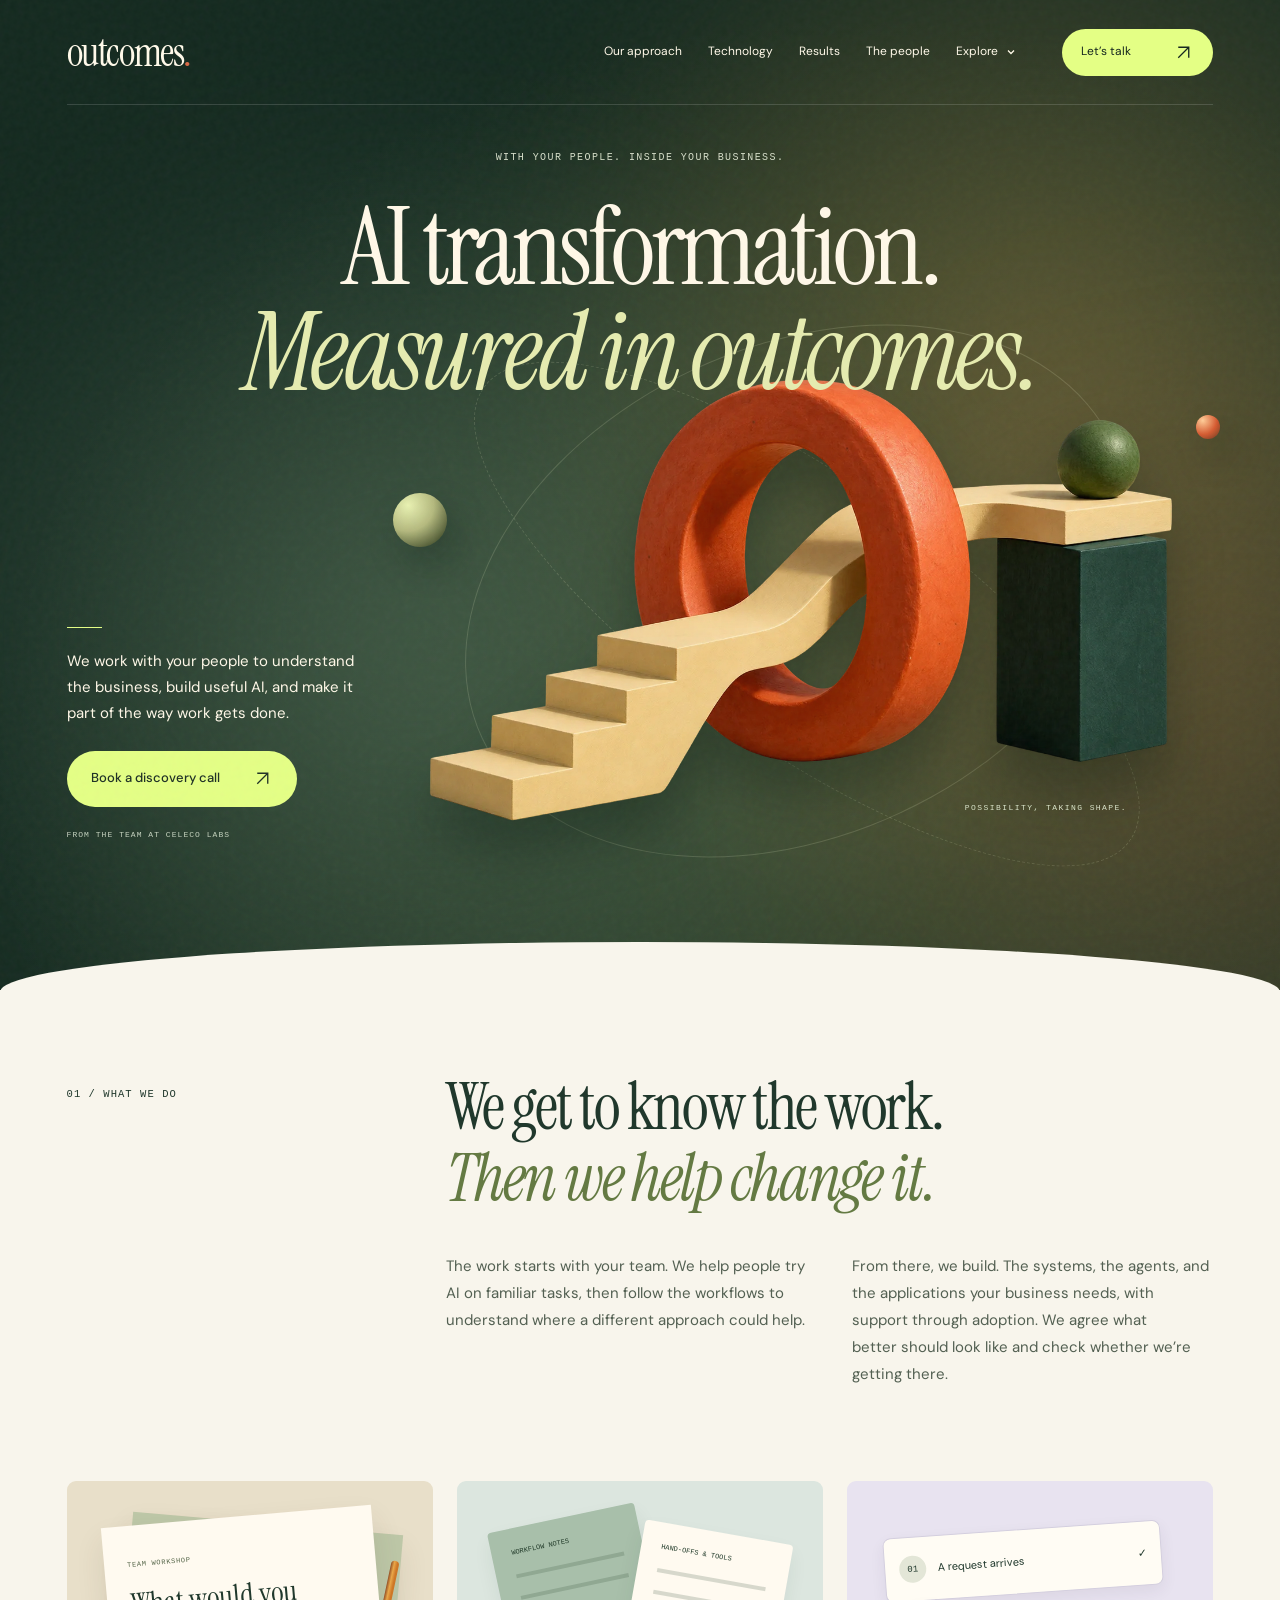
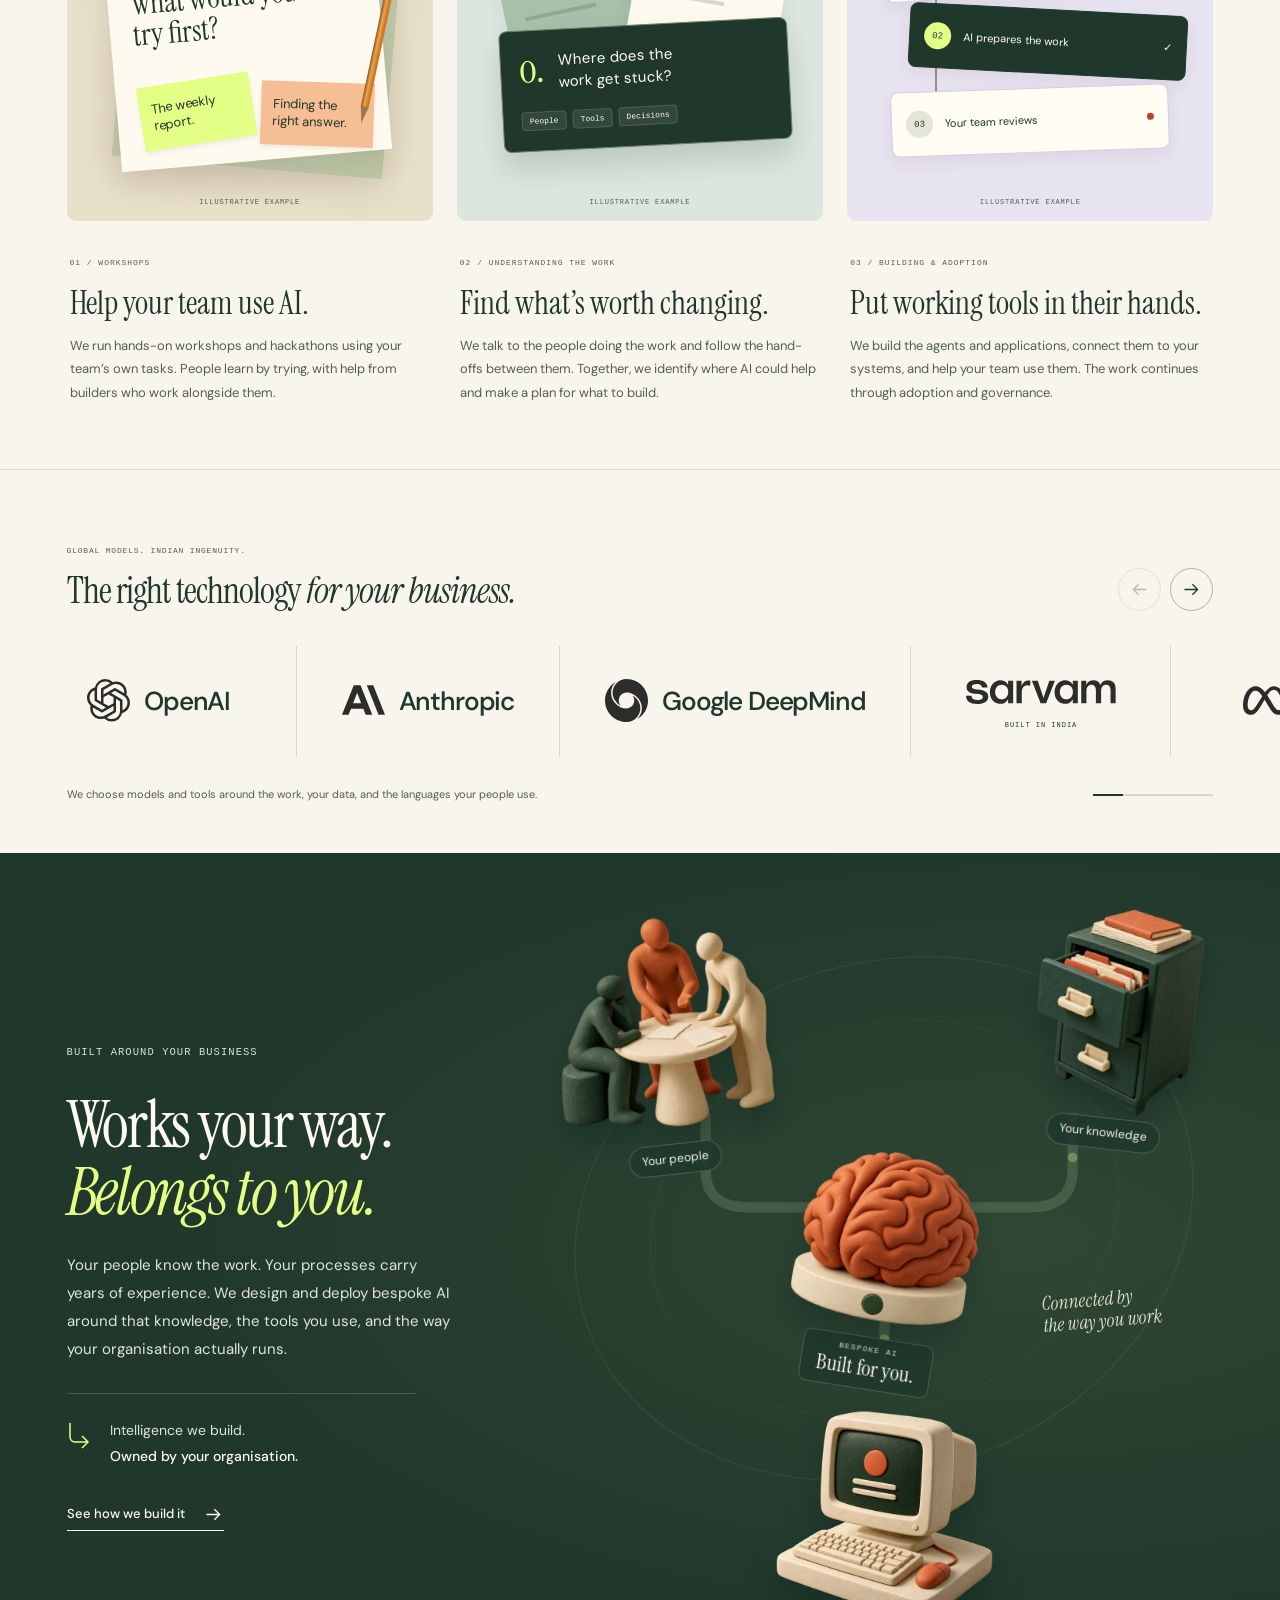
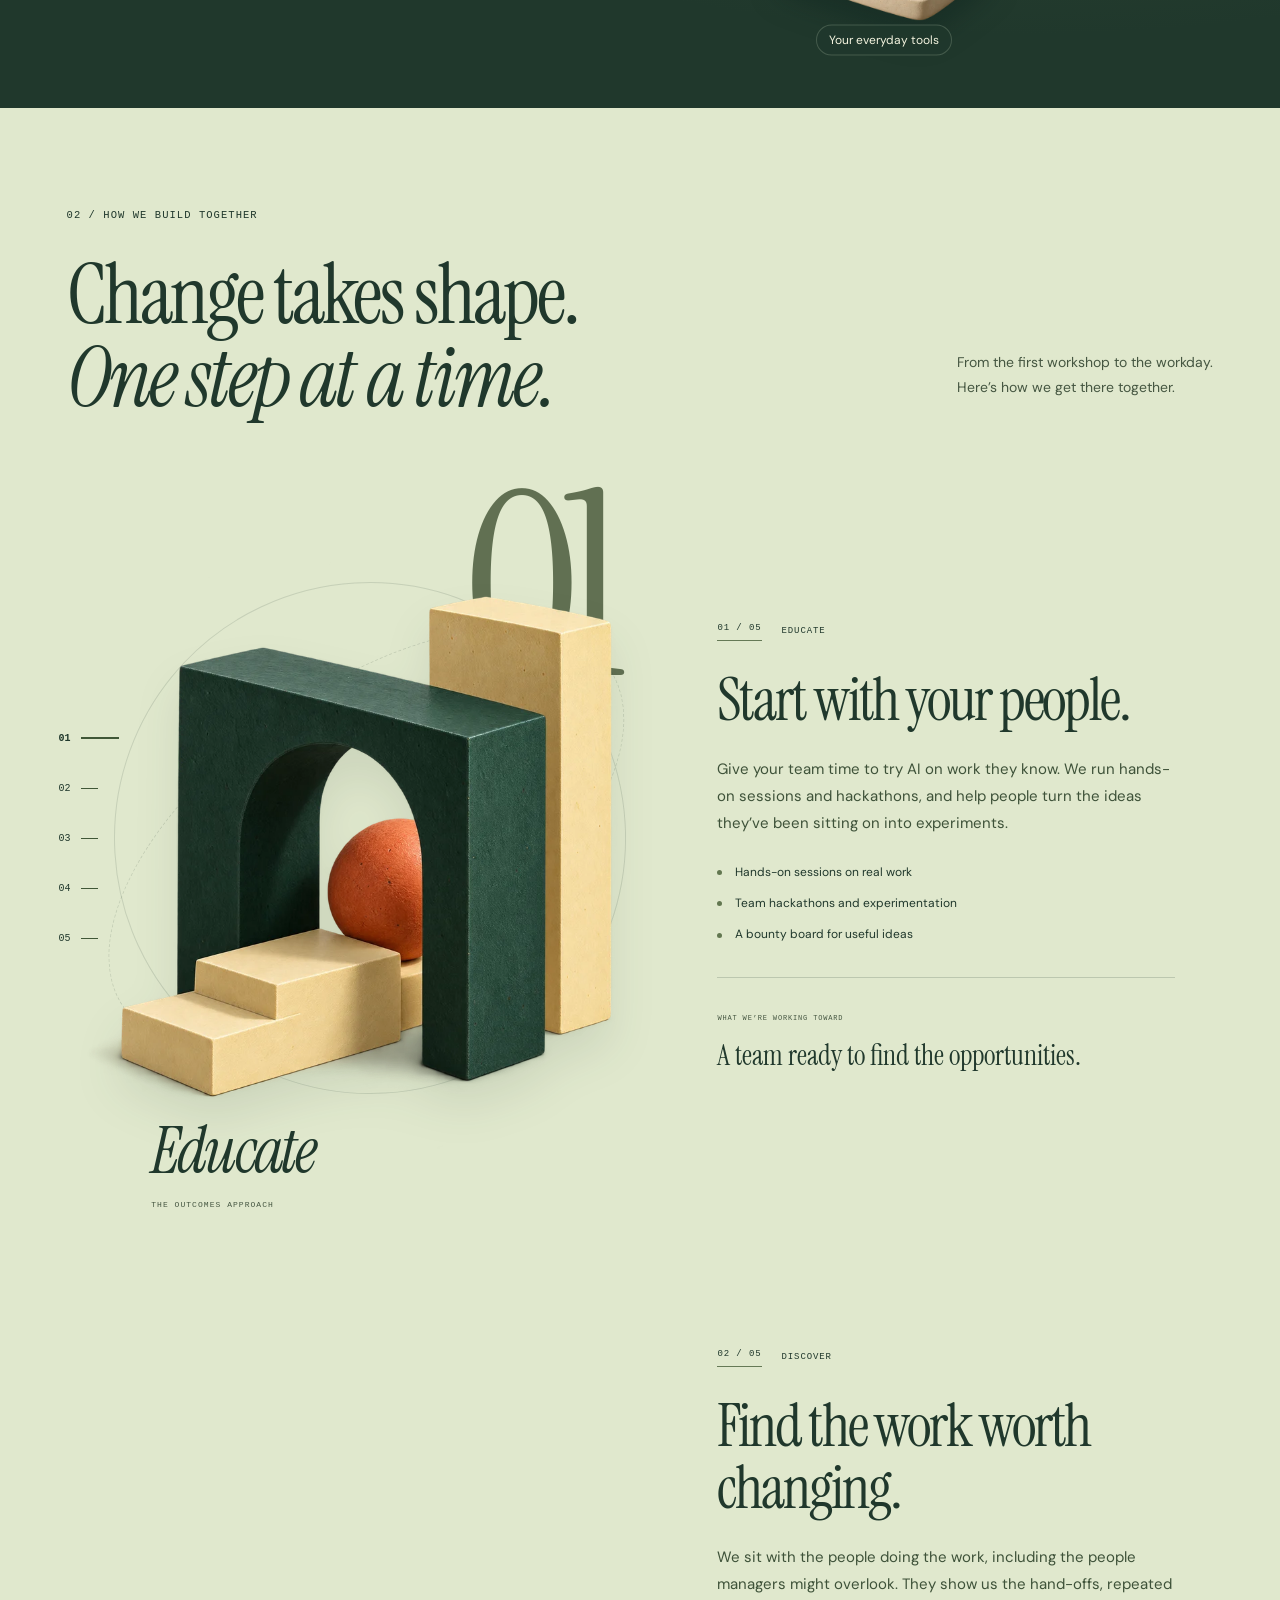
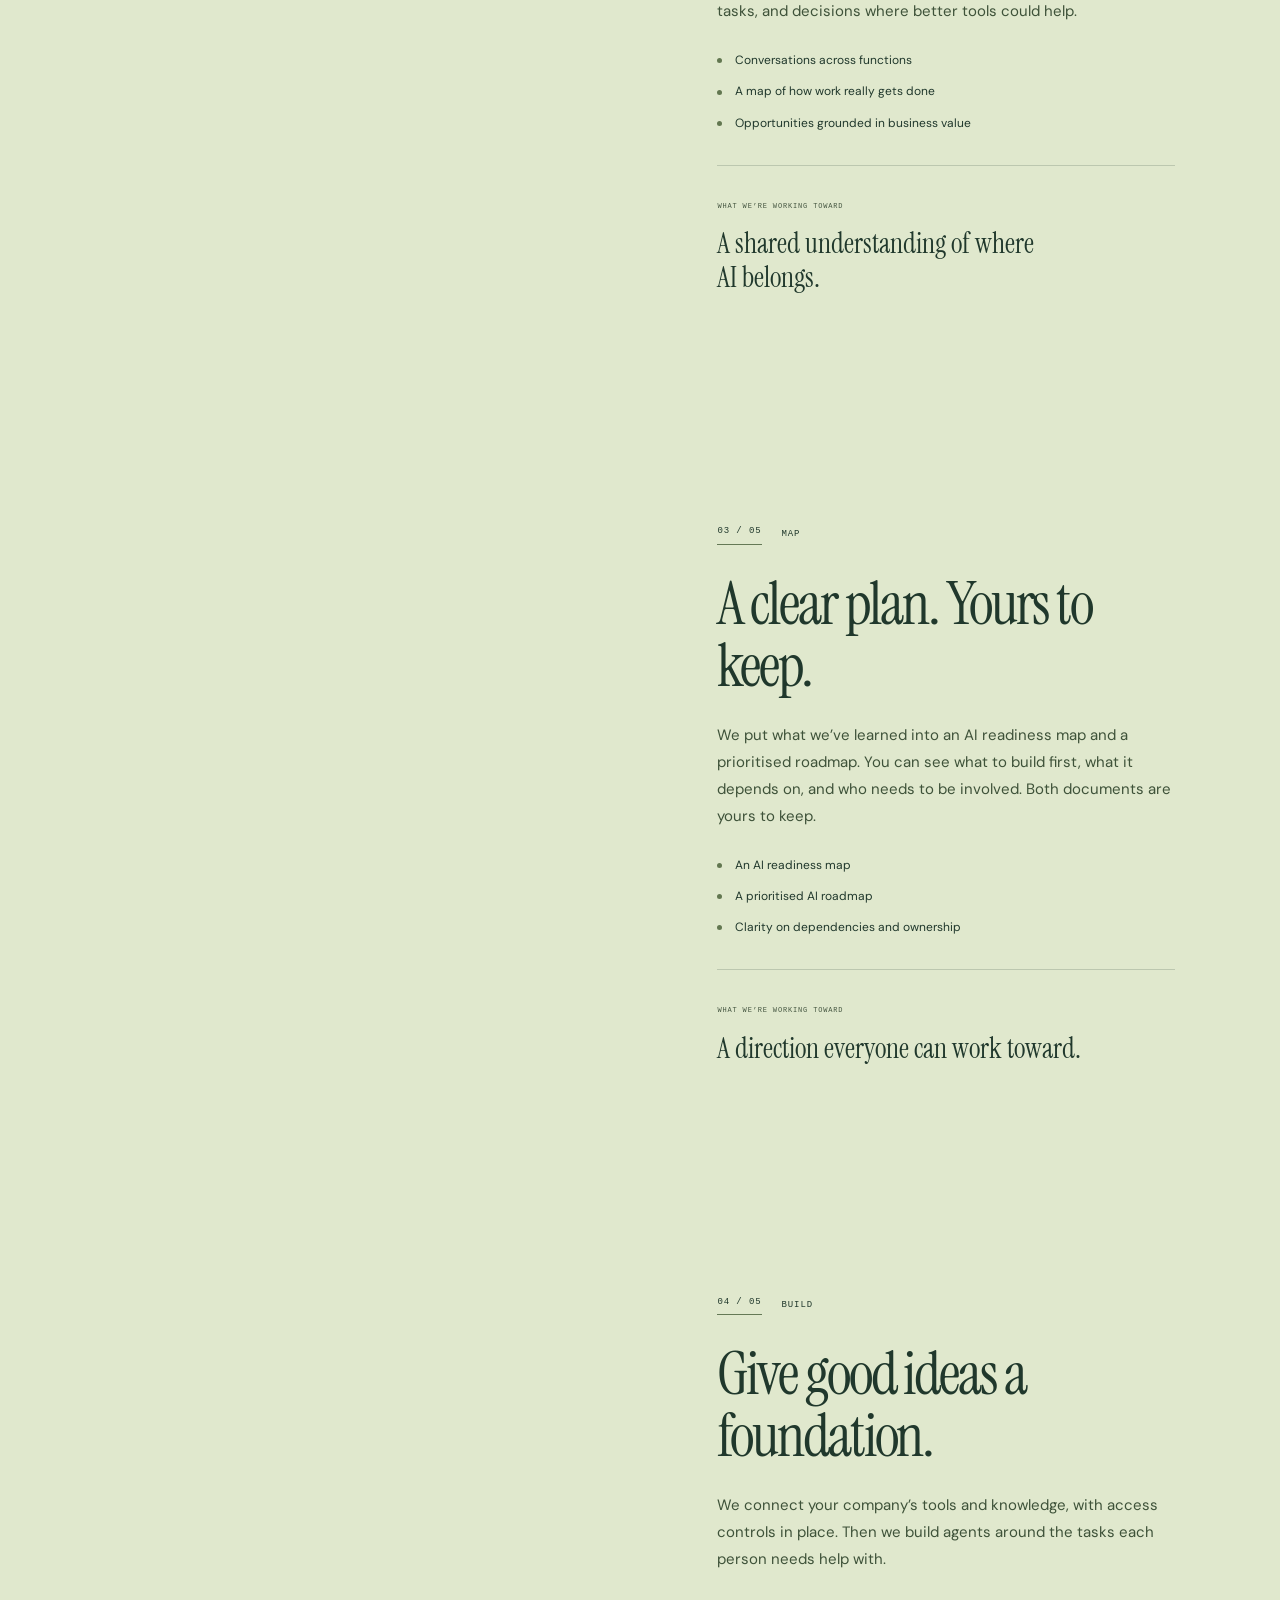
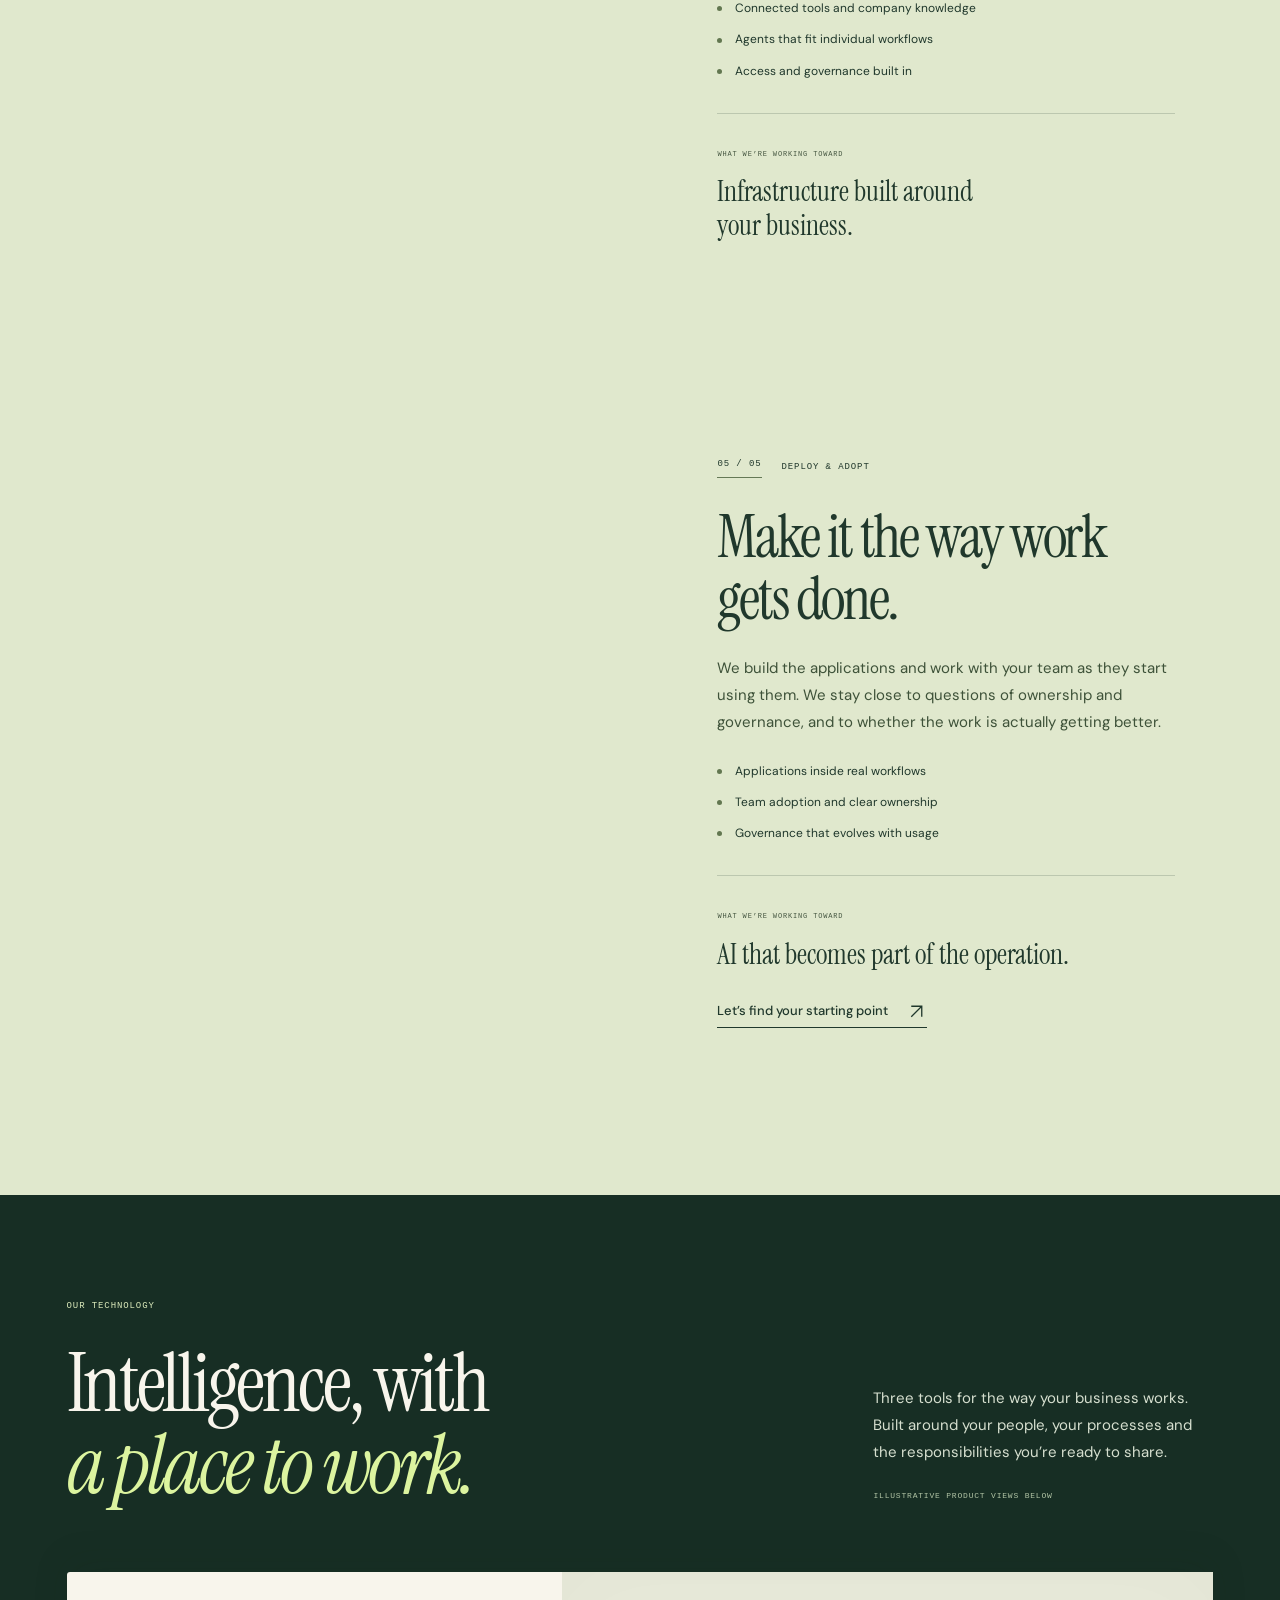
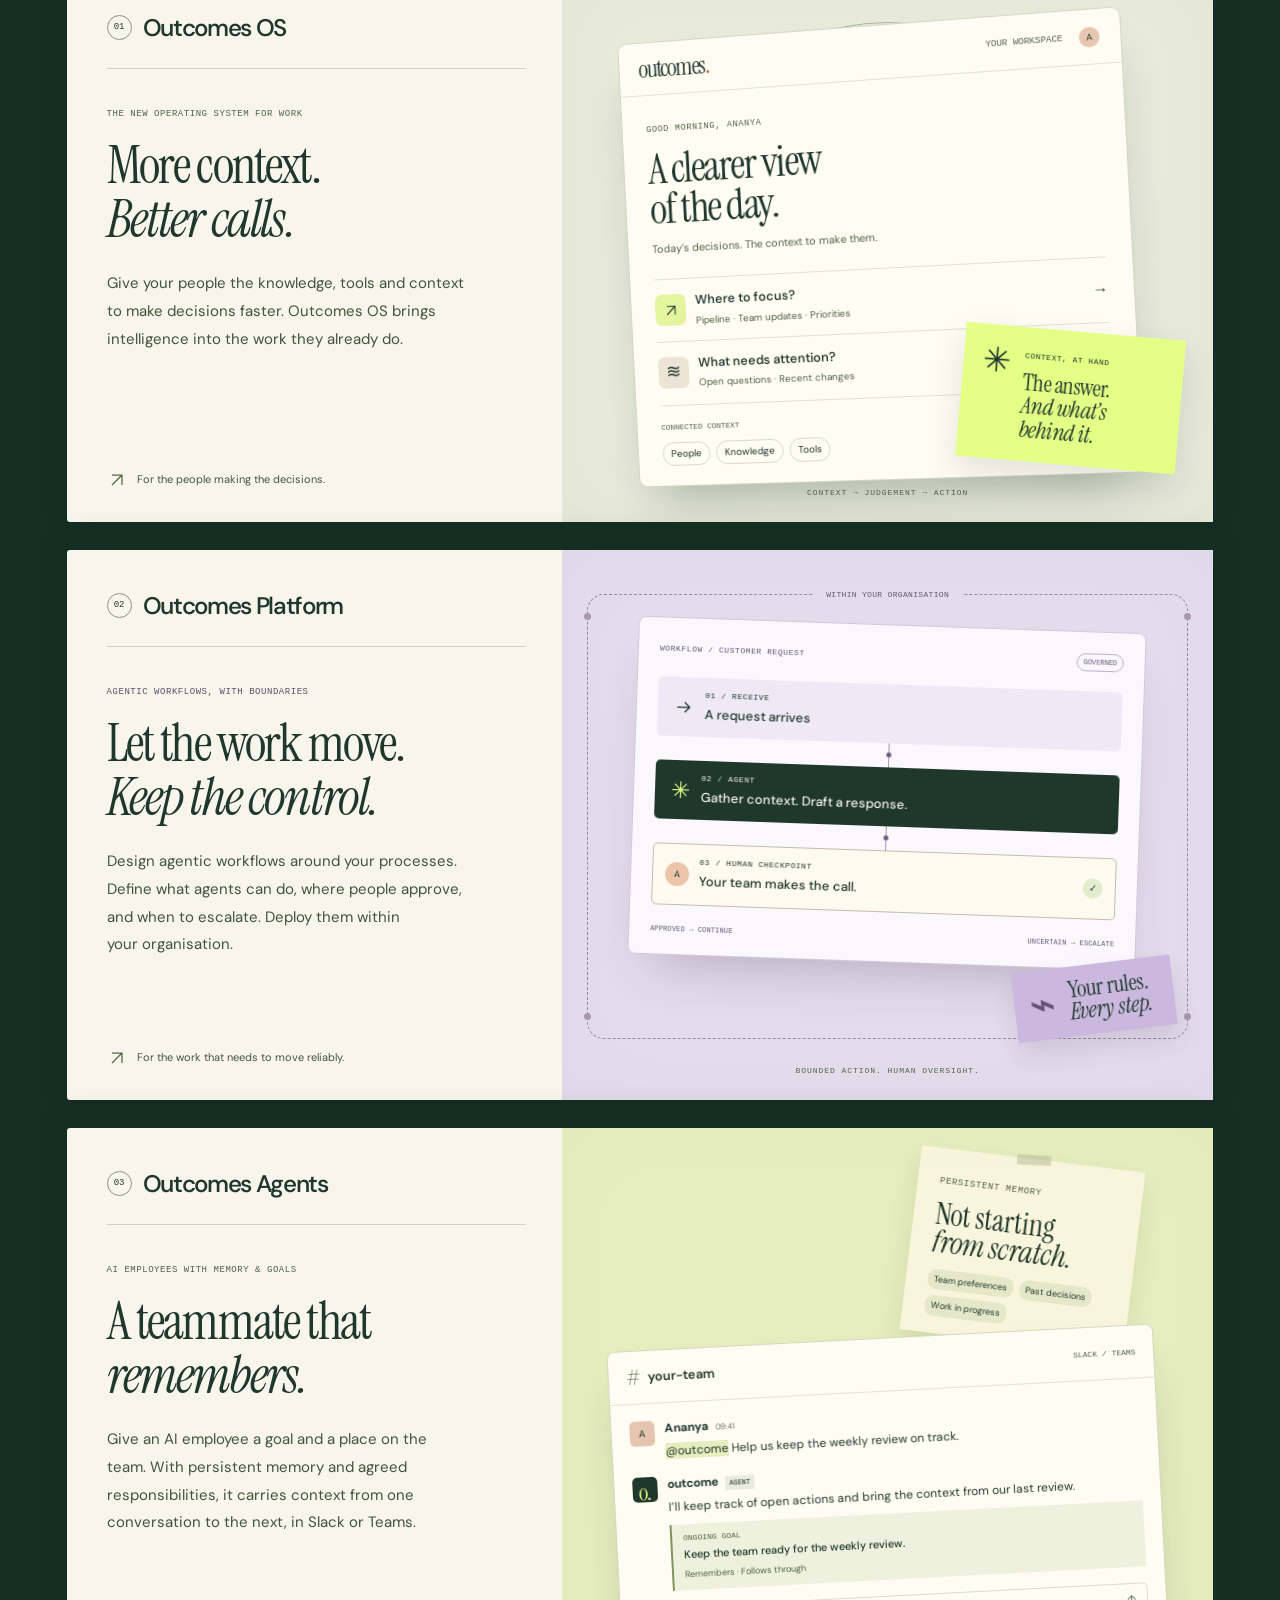
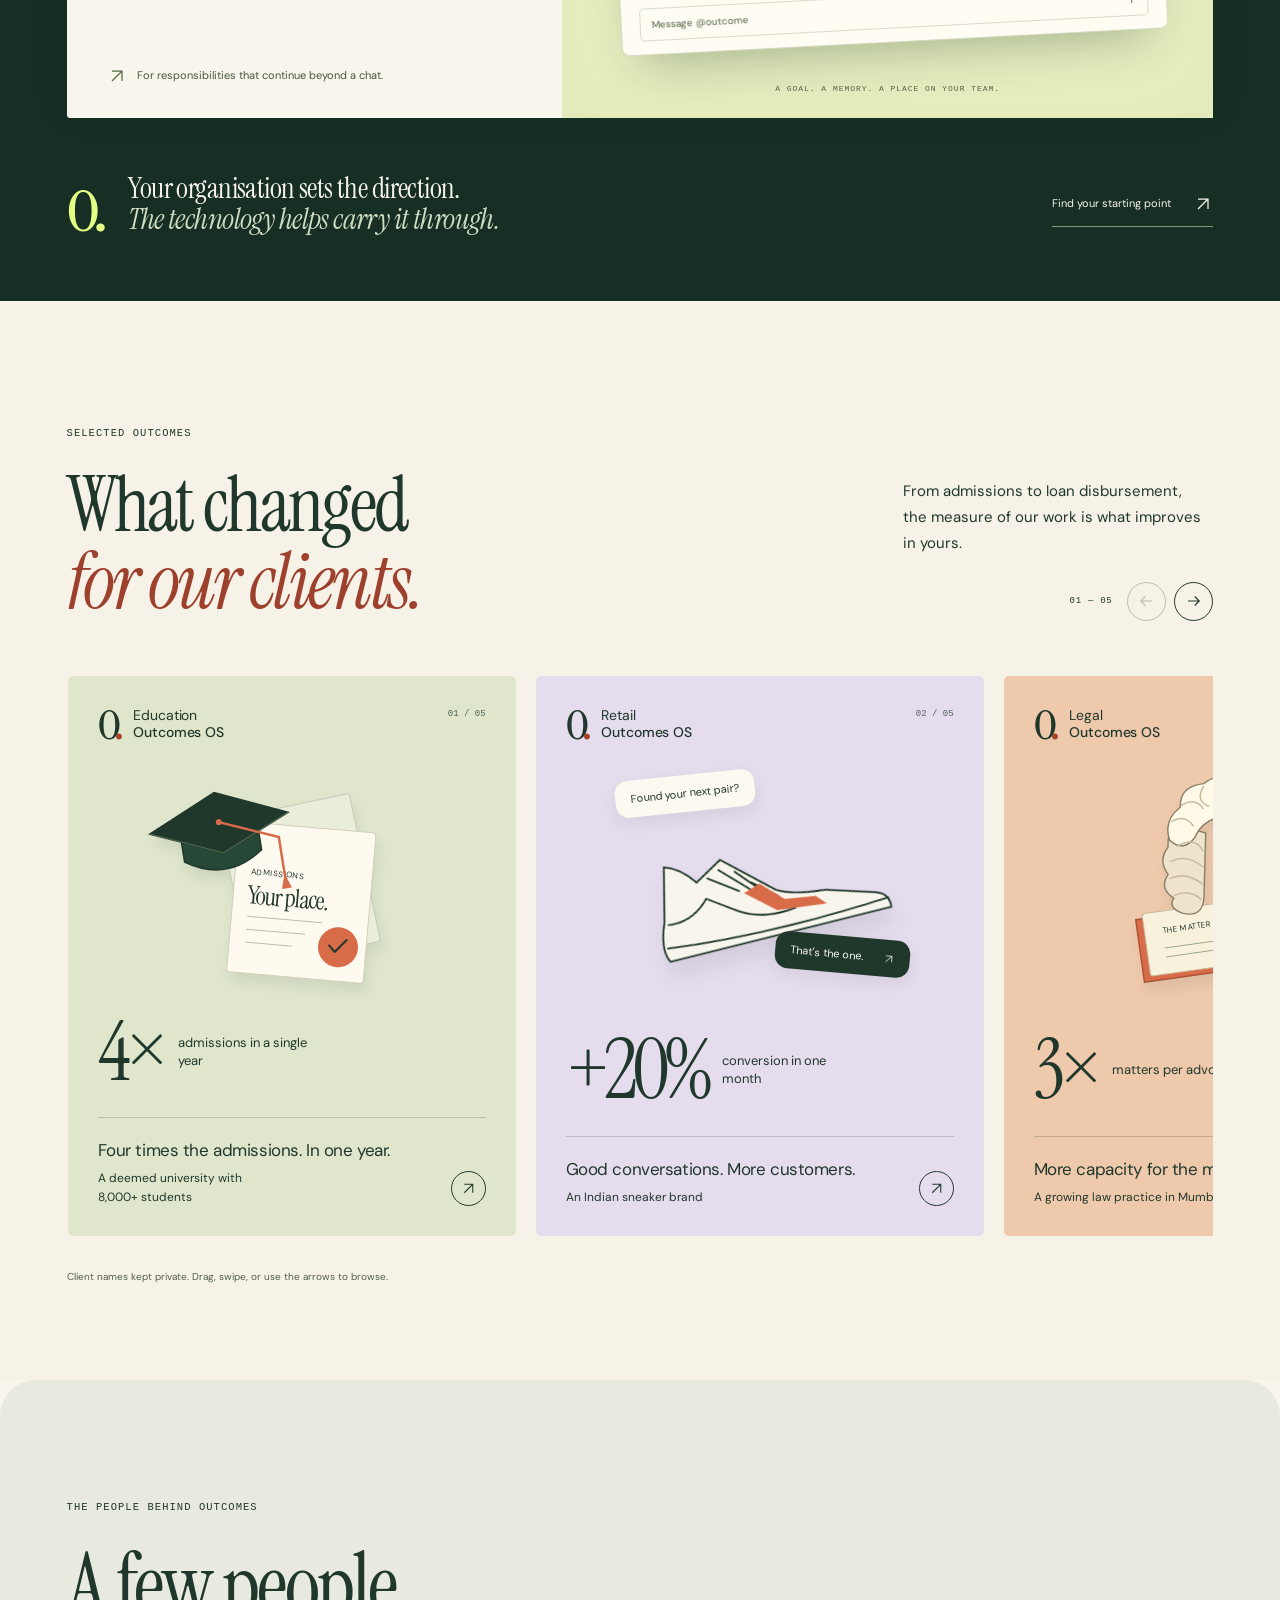
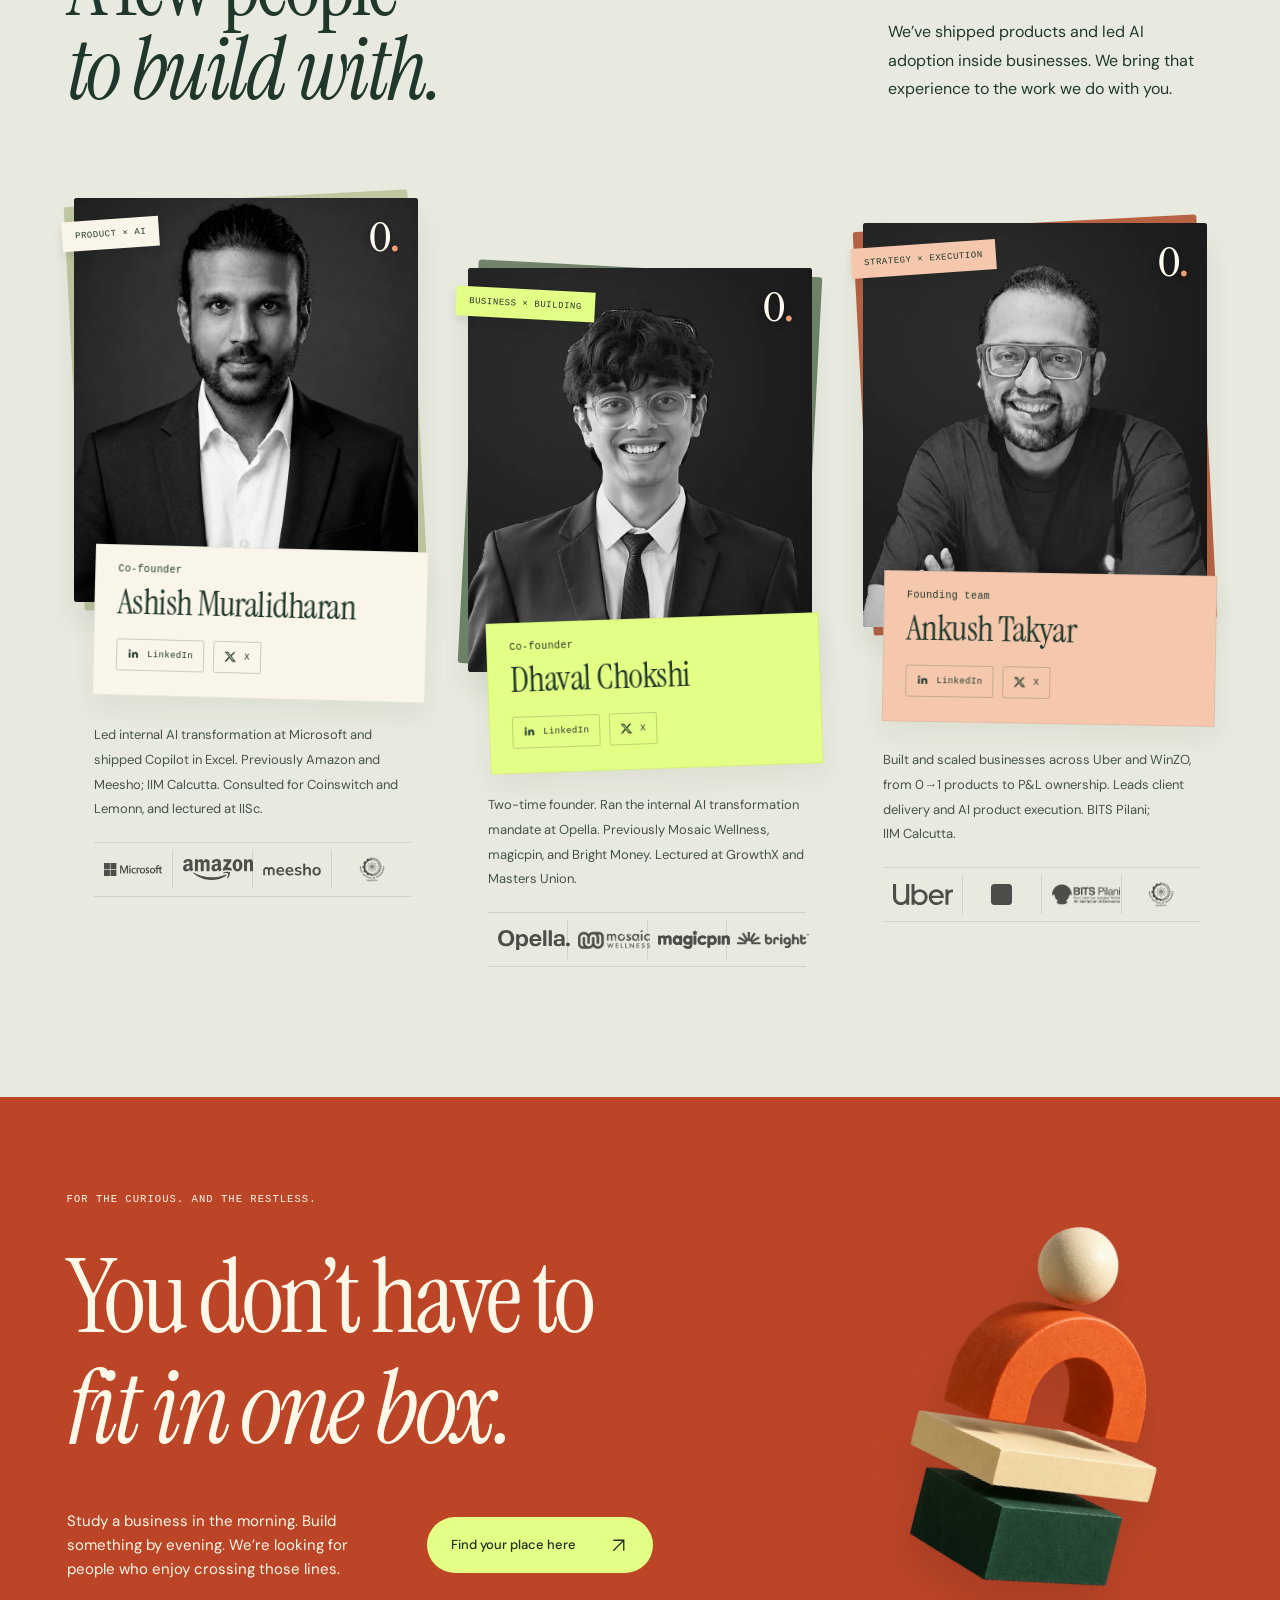
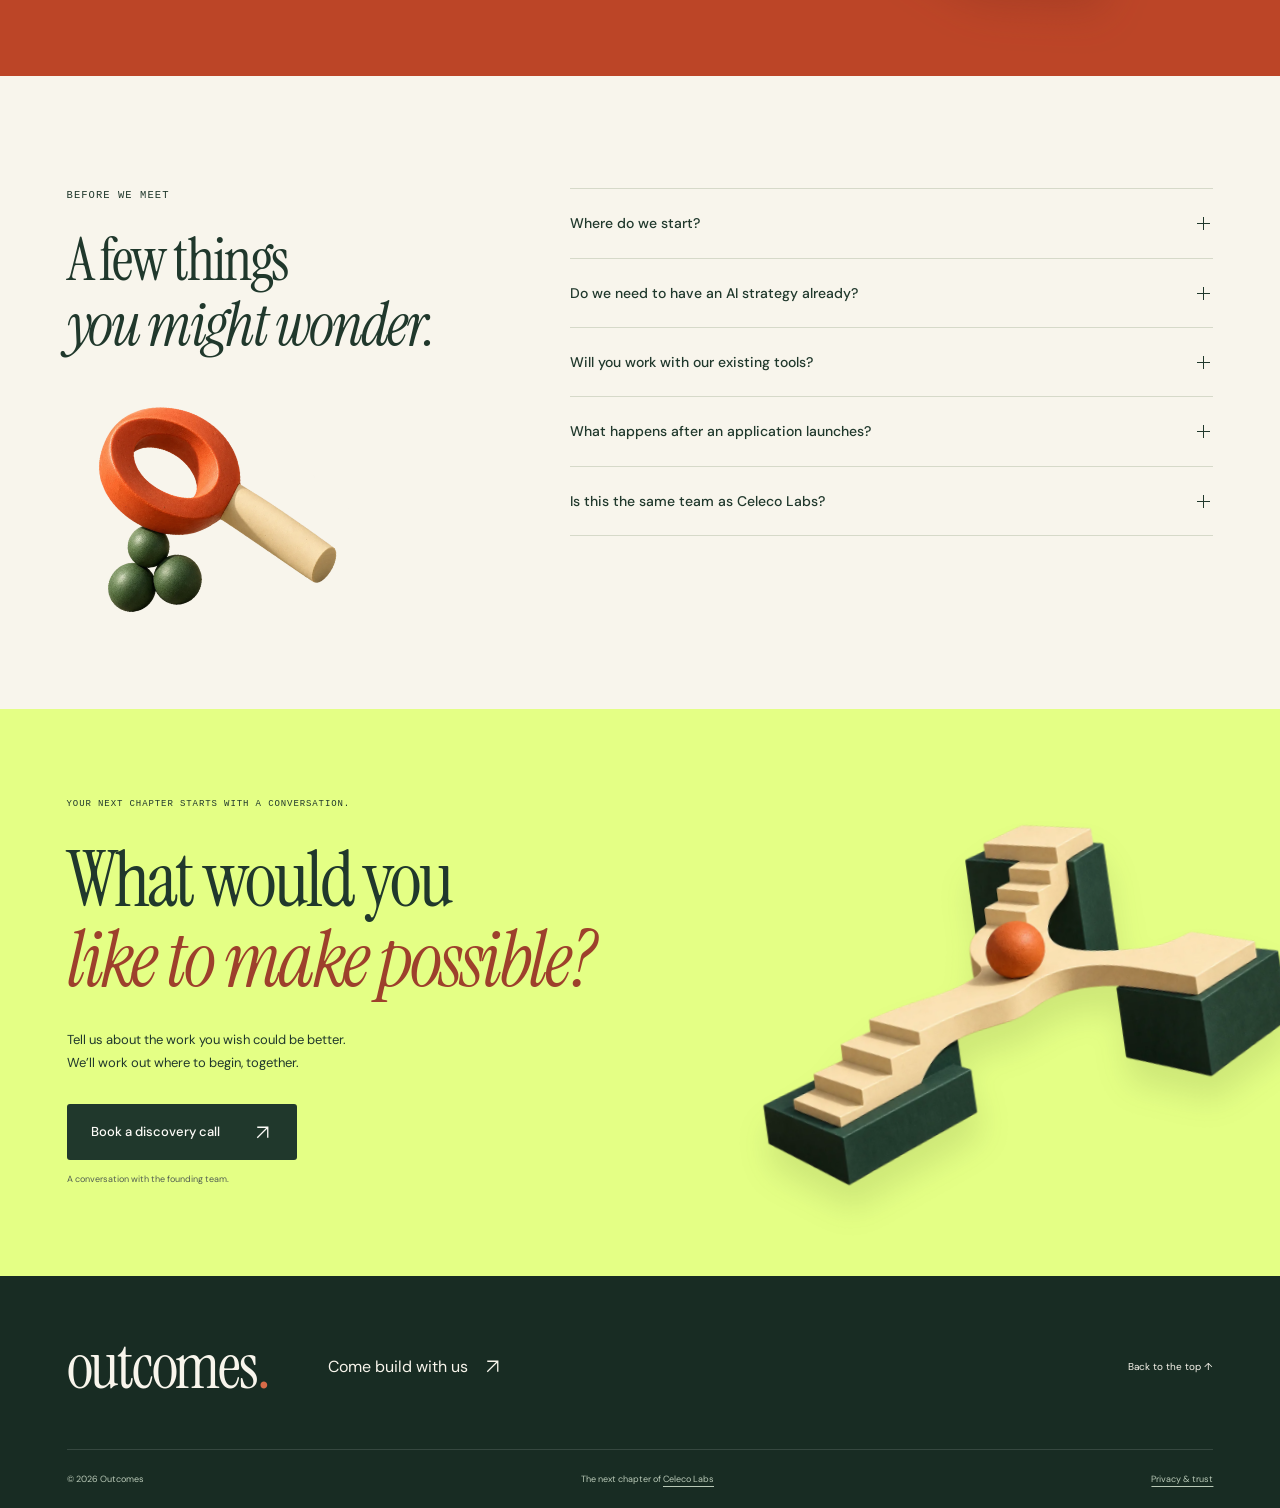
<file: index.html>
<!DOCTYPE html><html lang="en"><head><meta charset="UTF-8"><script>
      if (!matchMedia('(prefers-reduced-motion: reduce)').matches && !location.hash) {
        document.documentElement.classList.add('intro-ready');
        const dismiss = () => document.documentElement.classList.remove('intro-ready');
        setTimeout(dismiss, 2900);
        addEventListener('keydown', dismiss, {once:true});
        addEventListener('pointerdown', dismiss, {once:true});
        addEventListener('wheel', dismiss, {once:true,passive:true});
        addEventListener('touchstart', dismiss, {once:true,passive:true});
        addEventListener('pageshow', e => { if (e.persisted) dismiss(); });
      }
    </script><meta name="viewport" content="width=device-width, initial-scale=1"><meta name="description" content="We map how your company works, build the AI foundation, and deploy solutions your people actually use. AI transformation, measured by outcomes."><meta name="theme-color" content="#f5f3e9"><title>Outcomes — AI transformation. Measured in outcomes.</title><link rel="icon" href="/favicon.svg" type="image/svg+xml"><link rel="canonical" href="https://getoutcomes.ai/"><meta property="og:type" content="website"><meta property="og:title" content="Outcomes — AI transformation. Measured in outcomes."><meta property="og:description" content="We map how your company works, build the AI foundation, and deploy solutions your people actually use. AI transformation, measured by outcomes."><meta property="og:site_name" content="Outcomes"><meta property="og:url" content="https://getoutcomes.ai/"><meta property="og:image" content="https://getoutcomes.ai/images/social.png"><meta name="twitter:card" content="summary_large_image"><link rel="stylesheet" href="/_astro/Arrow.MvuInPYR.css"><link rel="stylesheet" href="/_astro/index.B2cCRh9Z.css"><style>.case-artwork[data-astro-cid-3b4ww2ev]{isolation:isolate;color:#20382c;pointer-events:none;place-items:center;width:100%;max-width:300px;height:220px;display:grid;position:relative}.case-artwork[data-astro-cid-3b4ww2ev].compact{max-width:260px;height:190px}.scene[data-astro-cid-3b4ww2ev]{filter:drop-shadow(3px 9px 6px #20382c16);width:100%;height:100%;overflow:visible}.art-serif[data-astro-cid-3b4ww2ev]{fill:#20382c;font-family:var(--serif,"Instrument Serif",Georgia,serif);letter-spacing:-.04em}.art-kicker[data-astro-cid-3b4ww2ev]{font-family:var(--sans,"DM Sans Variable",Arial,sans-serif);letter-spacing:.055em;fill:#20382c;font-size:8px}.art-note[data-astro-cid-3b4ww2ev]{font-family:var(--sans,"DM Sans Variable",Arial,sans-serif);font-size:9px}.artwork-education[data-astro-cid-3b4ww2ev] .art-serif[data-astro-cid-3b4ww2ev]{font-size:25px}.artwork-finance[data-astro-cid-3b4ww2ev] .scene[data-astro-cid-3b4ww2ev]{filter:none}.paper-stack[data-astro-cid-3b4ww2ev],.graduation-cap[data-astro-cid-3b4ww2ev],.judge-wig[data-astro-cid-3b4ww2ev],.finance-house[data-astro-cid-3b4ww2ev],.house-key[data-astro-cid-3b4ww2ev],.finance-stamp[data-astro-cid-3b4ww2ev],.customer-bubble[data-astro-cid-3b4ww2ev],.store-bag[data-astro-cid-3b4ww2ev]{transform-box:fill-box;transform-origin:50%;transition:translate .55s var(--ease,ease),rotate .55s var(--ease,ease)}.commerce-scene[data-astro-cid-3b4ww2ev]{width:100%;height:100%;position:relative}.sneaker[data-astro-cid-3b4ww2ev]{filter:drop-shadow(0 15px 9px #20382c16);width:calc(100% - 10px);transition:transform .6s var(--ease,ease);position:absolute;top:36px;left:5%;transform:rotate(-14deg)}.commerce-bubble[data-astro-cid-3b4ww2ev]{z-index:2;font-family:var(--sans,"DM Sans Variable",Arial,sans-serif);white-space:nowrap;background:#fcf9f0;border-radius:13px;align-items:center;gap:12px;padding:11px 15px;font-size:11px;line-height:1.4;display:flex;position:absolute;box-shadow:0 6px 16px #20382c14}.bubble-one[data-astro-cid-3b4ww2ev]{top:7px;left:5px;transform:rotate(-6deg)}.bubble-two[data-astro-cid-3b4ww2ev]{color:#f8f5ec;background:#20382c;bottom:15px;right:0;transform:rotate(5deg)}.commerce-bubble[data-astro-cid-3b4ww2ev] svg{width:12px;height:12px}.bubble-two[data-astro-cid-3b4ww2ev] svg{margin-left:8px}@media (hover:hover) and (prefers-reduced-motion:no-preference){a:hover .graduation-cap[data-astro-cid-3b4ww2ev],.artwork-preview:hover .graduation-cap[data-astro-cid-3b4ww2ev]{translate:0 -6px;rotate:-3deg}a:hover .paper-stack[data-astro-cid-3b4ww2ev],.artwork-preview:hover .paper-stack[data-astro-cid-3b4ww2ev]{rotate:2deg}a:hover .sneaker[data-astro-cid-3b4ww2ev],.artwork-preview:hover .sneaker[data-astro-cid-3b4ww2ev]{transform:rotate(-7deg)translateY(-7px)}a:hover .judge-wig[data-astro-cid-3b4ww2ev],.artwork-preview:hover .judge-wig[data-astro-cid-3b4ww2ev]{translate:0 -6px;rotate:-3deg}a:hover .finance-house[data-astro-cid-3b4ww2ev],.artwork-preview:hover .finance-house[data-astro-cid-3b4ww2ev]{translate:0 -4px}a:hover .house-key[data-astro-cid-3b4ww2ev],.artwork-preview:hover .house-key[data-astro-cid-3b4ww2ev]{translate:-2px 3px;rotate:-12deg}a:hover .finance-stamp[data-astro-cid-3b4ww2ev],.artwork-preview:hover .finance-stamp[data-astro-cid-3b4ww2ev]{rotate:-7deg}a:hover .customer-bubble[data-astro-cid-3b4ww2ev],.artwork-preview:hover .customer-bubble[data-astro-cid-3b4ww2ev]{translate:5px -5px;rotate:-4deg}a:hover .store-bag[data-astro-cid-3b4ww2ev],.artwork-preview:hover .store-bag[data-astro-cid-3b4ww2ev]{rotate:3deg}}@media (width<=360px){.commerce-bubble[data-astro-cid-3b4ww2ev]{padding:10px 12px;font-size:9px}.bubble-two[data-astro-cid-3b4ww2ev]{bottom:25px}}@media (prefers-reduced-motion:reduce){.case-artwork[data-astro-cid-3b4ww2ev] [data-astro-cid-3b4ww2ev]{transition:none!important}}
</style></head><body><div class="brand-entrance" aria-hidden="true"><div class="entrance-shutters"><div class="entrance-shutter" style="--shutter:0"></div><div class="entrance-shutter" style="--shutter:1"></div><div class="entrance-shutter" style="--shutter:2"></div><div class="entrance-shutter" style="--shutter:3"></div><div class="entrance-shutter" style="--shutter:4"></div></div><div class="entrance-signature"><span class="signature-o">o</span><span class="signature-tail"><span style="--letter:0">u</span><span style="--letter:1">t</span><span style="--letter:2">c</span><span style="--letter:3">o</span><span style="--letter:4">m</span><span style="--letter:5">e</span><span style="--letter:6">s</span></span><span class="signature-dot">.</span></div><span class="entrance-caption">AI TRANSFORMATION. MEASURED IN OUTCOMES.</span></div><a class="skip-link" href="#main">Skip to content</a><div class="home-v2"><header class="site-header outcomes-navigation" data-site-navigation data-astro-cid-kll2i2q5><div class="header-inner wrap" data-astro-cid-kll2i2q5><a href="/" class="wordmark" aria-label="Outcomes home"><span class="wordmark-name">outcomes<span class="wordmark-period">.</span></span></a><nav class="desktop-nav" aria-label="Main navigation" data-astro-cid-kll2i2q5><a href="#approach" data-astro-cid-kll2i2q5>Our approach</a><a href="#technology" data-astro-cid-kll2i2q5>Technology</a><a href="#work" data-astro-cid-kll2i2q5>Results</a><a href="#people" data-astro-cid-kll2i2q5>The people</a><details class="section-explorer" data-section-explorer data-astro-cid-kll2i2q5><summary aria-controls="section-directory" data-astro-cid-kll2i2q5>Explore <svg viewBox="0 0 12 12" aria-hidden="true" data-astro-cid-kll2i2q5><path d="m3 4.5 3 3 3-3" data-astro-cid-kll2i2q5></path></svg></summary><div class="section-directory" id="section-directory" data-astro-cid-kll2i2q5><div class="directory-heading" data-astro-cid-kll2i2q5><p data-astro-cid-kll2i2q5>FIND YOUR WAY</p><span data-astro-cid-kll2i2q5>A little more Outcomes.</span><i aria-hidden="true" data-astro-cid-kll2i2q5>o.</i></div><div class="directory-links" data-astro-cid-kll2i2q5><a href="#main" data-astro-cid-kll2i2q5><span class="directory-number" aria-hidden="true" data-astro-cid-kll2i2q5>01</span><span data-astro-cid-kll2i2q5>Home</span><svg class="arrow" viewBox="0 0 24 24" fill="none" aria-hidden="true"><path d="M4 12h15m-6-6 6 6-6 6"></path></svg></a><a href="#why" data-astro-cid-kll2i2q5><span class="directory-number" aria-hidden="true" data-astro-cid-kll2i2q5>02</span><span data-astro-cid-kll2i2q5>What we do</span><svg class="arrow" viewBox="0 0 24 24" fill="none" aria-hidden="true"><path d="M4 12h15m-6-6 6 6-6 6"></path></svg></a><a href="#providers" data-astro-cid-kll2i2q5><span class="directory-number" aria-hidden="true" data-astro-cid-kll2i2q5>03</span><span data-astro-cid-kll2i2q5>AI providers</span><svg class="arrow" viewBox="0 0 24 24" fill="none" aria-hidden="true"><path d="M4 12h15m-6-6 6 6-6 6"></path></svg></a><a href="#your-business" data-astro-cid-kll2i2q5><span class="directory-number" aria-hidden="true" data-astro-cid-kll2i2q5>04</span><span data-astro-cid-kll2i2q5>Bespoke AI</span><svg class="arrow" viewBox="0 0 24 24" fill="none" aria-hidden="true"><path d="M4 12h15m-6-6 6 6-6 6"></path></svg></a><a href="#approach" data-astro-cid-kll2i2q5><span class="directory-number" aria-hidden="true" data-astro-cid-kll2i2q5>05</span><span data-astro-cid-kll2i2q5>Our approach</span><svg class="arrow" viewBox="0 0 24 24" fill="none" aria-hidden="true"><path d="M4 12h15m-6-6 6 6-6 6"></path></svg></a><a href="#technology" data-astro-cid-kll2i2q5><span class="directory-number" aria-hidden="true" data-astro-cid-kll2i2q5>06</span><span data-astro-cid-kll2i2q5>Technology</span><svg class="arrow" viewBox="0 0 24 24" fill="none" aria-hidden="true"><path d="M4 12h15m-6-6 6 6-6 6"></path></svg></a><a href="#work" data-astro-cid-kll2i2q5><span class="directory-number" aria-hidden="true" data-astro-cid-kll2i2q5>07</span><span data-astro-cid-kll2i2q5>Results</span><svg class="arrow" viewBox="0 0 24 24" fill="none" aria-hidden="true"><path d="M4 12h15m-6-6 6 6-6 6"></path></svg></a><a href="#people" data-astro-cid-kll2i2q5><span class="directory-number" aria-hidden="true" data-astro-cid-kll2i2q5>08</span><span data-astro-cid-kll2i2q5>The people</span><svg class="arrow" viewBox="0 0 24 24" fill="none" aria-hidden="true"><path d="M4 12h15m-6-6 6 6-6 6"></path></svg></a><a href="#careers" data-astro-cid-kll2i2q5><span class="directory-number" aria-hidden="true" data-astro-cid-kll2i2q5>09</span><span data-astro-cid-kll2i2q5>Join us</span><svg class="arrow" viewBox="0 0 24 24" fill="none" aria-hidden="true"><path d="M4 12h15m-6-6 6 6-6 6"></path></svg></a><a href="#faq" data-astro-cid-kll2i2q5><span class="directory-number" aria-hidden="true" data-astro-cid-kll2i2q5>10</span><span data-astro-cid-kll2i2q5>FAQ</span><svg class="arrow" viewBox="0 0 24 24" fill="none" aria-hidden="true"><path d="M4 12h15m-6-6 6 6-6 6"></path></svg></a><a href="#contact" data-astro-cid-kll2i2q5><span class="directory-number" aria-hidden="true" data-astro-cid-kll2i2q5>11</span><span data-astro-cid-kll2i2q5>Contact</span><svg class="arrow" viewBox="0 0 24 24" fill="none" aria-hidden="true"><path d="M4 12h15m-6-6 6 6-6 6"></path></svg></a></div><p class="directory-note" data-astro-cid-kll2i2q5>Start wherever you’re curious.</p></div></details></nav><a class="header-cta" href="https://calendar.app.google/ZctuysuyKNKm5zD98" target="_blank" rel="noopener noreferrer" data-astro-cid-kll2i2q5>Let’s talk <svg class="arrow" viewBox="0 0 24 24" fill="none" aria-hidden="true"><path d="M6 18 18 6M6 6h12v12"></path></svg></a><button class="menu-toggle" data-menu-toggle aria-expanded="false" aria-controls="mobile-nav" aria-label="Open navigation" data-astro-cid-kll2i2q5><span data-astro-cid-kll2i2q5></span><span data-astro-cid-kll2i2q5></span></button></div><nav id="mobile-nav" class="mobile-nav" data-mobile-nav aria-label="Mobile navigation" hidden data-astro-cid-kll2i2q5><p class="mobile-directory-label" data-astro-cid-kll2i2q5>EXPLORE OUTCOMES</p><a href="#main" data-astro-cid-kll2i2q5><span class="mobile-section-number" aria-hidden="true" data-astro-cid-kll2i2q5>01</span><span data-astro-cid-kll2i2q5>Home</span><svg class="arrow" viewBox="0 0 24 24" fill="none" aria-hidden="true"><path d="M4 12h15m-6-6 6 6-6 6"></path></svg></a><a href="#why" data-astro-cid-kll2i2q5><span class="mobile-section-number" aria-hidden="true" data-astro-cid-kll2i2q5>02</span><span data-astro-cid-kll2i2q5>What we do</span><svg class="arrow" viewBox="0 0 24 24" fill="none" aria-hidden="true"><path d="M4 12h15m-6-6 6 6-6 6"></path></svg></a><a href="#providers" data-astro-cid-kll2i2q5><span class="mobile-section-number" aria-hidden="true" data-astro-cid-kll2i2q5>03</span><span data-astro-cid-kll2i2q5>AI providers</span><svg class="arrow" viewBox="0 0 24 24" fill="none" aria-hidden="true"><path d="M4 12h15m-6-6 6 6-6 6"></path></svg></a><a href="#your-business" data-astro-cid-kll2i2q5><span class="mobile-section-number" aria-hidden="true" data-astro-cid-kll2i2q5>04</span><span data-astro-cid-kll2i2q5>Bespoke AI</span><svg class="arrow" viewBox="0 0 24 24" fill="none" aria-hidden="true"><path d="M4 12h15m-6-6 6 6-6 6"></path></svg></a><a href="#approach" data-astro-cid-kll2i2q5><span class="mobile-section-number" aria-hidden="true" data-astro-cid-kll2i2q5>05</span><span data-astro-cid-kll2i2q5>Our approach</span><svg class="arrow" viewBox="0 0 24 24" fill="none" aria-hidden="true"><path d="M4 12h15m-6-6 6 6-6 6"></path></svg></a><a href="#technology" data-astro-cid-kll2i2q5><span class="mobile-section-number" aria-hidden="true" data-astro-cid-kll2i2q5>06</span><span data-astro-cid-kll2i2q5>Technology</span><svg class="arrow" viewBox="0 0 24 24" fill="none" aria-hidden="true"><path d="M4 12h15m-6-6 6 6-6 6"></path></svg></a><a href="#work" data-astro-cid-kll2i2q5><span class="mobile-section-number" aria-hidden="true" data-astro-cid-kll2i2q5>07</span><span data-astro-cid-kll2i2q5>Results</span><svg class="arrow" viewBox="0 0 24 24" fill="none" aria-hidden="true"><path d="M4 12h15m-6-6 6 6-6 6"></path></svg></a><a href="#people" data-astro-cid-kll2i2q5><span class="mobile-section-number" aria-hidden="true" data-astro-cid-kll2i2q5>08</span><span data-astro-cid-kll2i2q5>The people</span><svg class="arrow" viewBox="0 0 24 24" fill="none" aria-hidden="true"><path d="M4 12h15m-6-6 6 6-6 6"></path></svg></a><a href="#careers" data-astro-cid-kll2i2q5><span class="mobile-section-number" aria-hidden="true" data-astro-cid-kll2i2q5>09</span><span data-astro-cid-kll2i2q5>Join us</span><svg class="arrow" viewBox="0 0 24 24" fill="none" aria-hidden="true"><path d="M4 12h15m-6-6 6 6-6 6"></path></svg></a><a href="#faq" data-astro-cid-kll2i2q5><span class="mobile-section-number" aria-hidden="true" data-astro-cid-kll2i2q5>10</span><span data-astro-cid-kll2i2q5>FAQ</span><svg class="arrow" viewBox="0 0 24 24" fill="none" aria-hidden="true"><path d="M4 12h15m-6-6 6 6-6 6"></path></svg></a><a href="#contact" data-astro-cid-kll2i2q5><span class="mobile-section-number" aria-hidden="true" data-astro-cid-kll2i2q5>11</span><span data-astro-cid-kll2i2q5>Contact</span><svg class="arrow" viewBox="0 0 24 24" fill="none" aria-hidden="true"><path d="M4 12h15m-6-6 6 6-6 6"></path></svg></a></nav></header><noscript><nav class="fallback-nav" aria-label="Page navigation" data-astro-cid-kll2i2q5><a href="#main" data-astro-cid-kll2i2q5>Home</a><a href="#why" data-astro-cid-kll2i2q5>What we do</a><a href="#providers" data-astro-cid-kll2i2q5>AI providers</a><a href="#your-business" data-astro-cid-kll2i2q5>Bespoke AI</a><a href="#approach" data-astro-cid-kll2i2q5>Our approach</a><a href="#technology" data-astro-cid-kll2i2q5>Technology</a><a href="#work" data-astro-cid-kll2i2q5>Results</a><a href="#people" data-astro-cid-kll2i2q5>The people</a><a href="#careers" data-astro-cid-kll2i2q5>Join us</a><a href="#faq" data-astro-cid-kll2i2q5>FAQ</a><a href="#contact" data-astro-cid-kll2i2q5>Contact</a></nav></noscript><script type="module">var e=document.querySelector(`[data-section-explorer]`);if(e){let t=e.querySelector(`summary`),n=()=>{e.open=!1};e.querySelectorAll(`a`).forEach(e=>e.addEventListener(`click`,n)),document.addEventListener(`keydown`,r=>{r.key===`Escape`&&e.open&&(n(),t?.focus())}),document.addEventListener(`click`,t=>{e.open&&t.target instanceof Node&&!e.contains(t.target)&&n()}),e.addEventListener(`focusout`,t=>{t.relatedTarget instanceof Node&&!e.contains(t.relatedTarget)&&n()}),matchMedia(`(max-width:900px)`).addEventListener(`change`,n)}</script><main id="main"><section class="opening" aria-labelledby="hero-title" data-scene><div class="light-field" aria-hidden="true"><i></i><i></i><i></i></div><div class="scene-grain" aria-hidden="true"></div><div class="opening-title"><p class="eyebrow">WITH YOUR PEOPLE. INSIDE YOUR BUSINESS.</p><h1 id="hero-title"><span>AI transformation.</span><br><em>Measured in outcomes.</em></h1></div><div class="opening-stage wrap"><div class="opening-note"><span class="mini-line"></span><p>We work with your people to understand the business, build useful AI, and make it part of the way work gets done.</p><a class="button button-lime" href="https://calendar.app.google/ZctuysuyKNKm5zD98" target="_blank" rel="noopener noreferrer">Book a discovery call <svg class="arrow" viewBox="0 0 24 24" fill="none" aria-hidden="true"><path d="M6 18 18 6M6 6h12v12"></path></svg></a><span class="eyebrow">FROM THE TEAM AT CELECO LABS</span></div><div class="sculpture-scene" aria-hidden="true"><div class="scene-orbit orbit-a"></div><div class="scene-orbit orbit-b"></div><div class="scene-art" data-depth="0.13"><img src="/images/potential.webp" width="1400" height="933" alt="" fetchpriority="high"></div><div class="floating-sphere sphere-one" data-depth="-0.08"></div><div class="floating-sphere sphere-two" data-depth="0.2"></div><span class="scene-label">POSSIBILITY, TAKING SHAPE.</span></div></div></section><section id="why" class="intro-sheet"><div class="wrap intro-grid"><p class="eyebrow">01 / WHAT WE DO</p><div><h2>We get to know the work.<br><em>Then we help change it.</em></h2><div class="intro-columns"><p>The work starts with your team. We help people try AI on familiar tasks, then follow the workflows to understand where a different approach could help.</p><p>From there, we build. The systems, the agents, and the applications your business needs, with support through adoption. We agree what better should look like and check whether we’re getting there.</p></div></div></div><div class="outcome-gallery wrap" aria-label="How we help your company use AI"><article class="outcome-card outcome-learning"><div class="outcome-illustration illustration-workshop"><div class="workshop-sheet sheet-back" aria-hidden="true"></div><div class="workshop-sheet"><span class="eyebrow">TEAM WORKSHOP</span><strong>What would you<br>try first?</strong><div class="idea-note note-one">The weekly<br>report.</div><div class="idea-note note-two">Finding the<br>right answer.</div><div class="pencil" aria-hidden="true"></div></div><span class="example-label">ILLUSTRATIVE EXAMPLE</span></div><div class="outcome-caption"><span class="eyebrow">01 / WORKSHOPS</span><h3>Help your team use AI.</h3><p>We run hands-on workshops and hackathons using your team’s own tasks. People learn by trying, with help from builders who work alongside them.</p></div></article><article class="outcome-card outcome-knowledge"><div class="outcome-illustration illustration-discovery"><div class="knowledge-file file-back" aria-hidden="true">WORKFLOW NOTES<span></span><span></span><span></span></div><div class="knowledge-file file-front" aria-hidden="true">HAND-OFFS & TOOLS<span></span><span></span></div><div class="answer-card"><span class="answer-dot" aria-hidden="true">o.</span><p>Where does the<br>work get stuck?</p><div class="source-tags"><span>People</span><span>Tools</span><span>Decisions</span></div></div><span class="example-label">ILLUSTRATIVE EXAMPLE</span></div><div class="outcome-caption"><span class="eyebrow">02 / UNDERSTANDING THE WORK</span><h3>Find what’s worth changing.</h3><p>We talk to the people doing the work and follow the hand-offs between them. Together, we identify where AI could help and make a plan for what to build.</p></div></article><article class="outcome-card outcome-workflows"><div class="outcome-illustration illustration-deployment"><div class="workflow-thread" aria-hidden="true"></div><div class="workflow-step step-one"><span class="step-icon">01</span><span>A request arrives</span><span class="step-check" aria-hidden="true">✓</span></div><div class="workflow-step step-two"><span class="step-icon">02</span><span>AI prepares the work</span><span class="step-check" aria-hidden="true">✓</span></div><div class="workflow-step step-three"><span class="step-icon">03</span><span>Your team reviews</span><span class="review-dot" aria-hidden="true"></span></div><span class="example-label">ILLUSTRATIVE EXAMPLE</span></div><div class="outcome-caption"><span class="eyebrow">03 / BUILDING &amp; ADOPTION</span><h3>Put working tools in their hands.</h3><p>We build the agents and applications, connect them to your systems, and help your team use them. The work continues through adoption and governance.</p></div></article></div><section id="providers" class="providers-section" aria-labelledby="providers-title" data-providers><div class="providers-heading wrap"><div><p class="eyebrow">GLOBAL MODELS. INDIAN INGENUITY.</p><h2 id="providers-title">The right technology <em>for your business.</em></h2></div><div class="provider-controls"><button type="button" data-provider-prev aria-label="Previous AI providers" aria-controls="provider-rail"><svg class="arrow" viewBox="0 0 24 24" fill="none" aria-hidden="true"><path d="M4 12h15m-6-6 6 6-6 6"></path></svg></button><button type="button" data-provider-next aria-label="More AI providers" aria-controls="provider-rail"><svg class="arrow" viewBox="0 0 24 24" fill="none" aria-hidden="true"><path d="M4 12h15m-6-6 6 6-6 6"></path></svg></button></div></div><div class="provider-viewport" id="provider-rail" tabindex="0" role="region" aria-label="AI model labs and technology providers; scroll horizontally to explore"><ul class="provider-track"><li class="provider"><img src="/logos/openai.svg" alt width="48" height="48" loading="lazy"><span>OpenAI</span></li><li class="provider"><img src="/logos/anthropic.svg" alt width="48" height="48" loading="lazy"><span>Anthropic</span></li><li class="provider"><img src="/logos/deepmind.svg" alt width="48" height="48" loading="lazy"><span>Google DeepMind</span></li><li class="provider provider-wordmark"><img src="/logos/sarvam.svg" alt="Sarvam" width="160" height="48" loading="lazy"><small>BUILT IN INDIA</small></li><li class="provider"><img src="/logos/meta.svg" alt width="48" height="48" loading="lazy"><span>Meta</span></li><li class="provider"><img src="/logos/mistral.svg" alt width="48" height="48" loading="lazy"><span>Mistral AI</span></li><li class="provider"><img src="/logos/elevenlabs.svg" alt width="48" height="48" loading="lazy"><span>ElevenLabs</span></li><li class="provider"><img src="/logos/xai.svg" alt width="48" height="48" loading="lazy"><span>xAI</span></li><li class="provider"><img src="/logos/deepseek.svg" alt width="48" height="48" loading="lazy"><span>DeepSeek</span></li><li class="provider"><img src="/logos/qwen.svg" alt width="48" height="48" loading="lazy"><span>Qwen</span></li><li class="provider"><img src="/logos/nvidia.svg" alt width="48" height="48" loading="lazy"><span>NVIDIA</span></li><li class="provider"><img src="/logos/microsoft.svg" alt width="48" height="48" loading="lazy"><span>Microsoft</span></li><li class="provider"><img src="/logos/aws.svg" alt width="48" height="48" loading="lazy"><span>AWS</span></li></ul></div><div class="providers-foot wrap"><p>We choose models and tools around the work, your data, and the languages your people use.</p><span class="provider-progress" aria-hidden="true"><i></i></span></div></section><script type="module">var e=document.querySelector(`[data-providers]`);if(e){let t=e.querySelector(`.provider-viewport`),n=e.querySelector(`[data-provider-prev]`),r=e.querySelector(`[data-provider-next]`),i=matchMedia(`(prefers-reduced-motion: reduce)`);e.classList.add(`providers-enhanced`);let a=()=>{let i=t.scrollWidth-t.clientWidth;n.disabled=t.scrollLeft<2,r.disabled=t.scrollLeft>=i-2,e.style.setProperty(`--provider-progress`,String(i>0?t.scrollLeft/i:0))},o=e=>t.scrollBy({left:e*t.clientWidth*.7,behavior:i.matches?`instant`:`smooth`});n.addEventListener(`click`,()=>o(-1)),r.addEventListener(`click`,()=>o(1)),t.addEventListener(`scroll`,a,{passive:!0}),addEventListener(`resize`,a);let s=0,c=0,l=!1;t.addEventListener(`pointerdown`,e=>{e.pointerType===`mouse`&&e.button===0&&(l=!0,s=e.clientX,c=t.scrollLeft,t.setPointerCapture(e.pointerId),t.classList.add(`is-dragging`))}),t.addEventListener(`pointermove`,e=>{l&&(t.scrollLeft=c+s-e.clientX)});let u=()=>{l=!1,t.classList.remove(`is-dragging`)};if(t.addEventListener(`pointerup`,u),t.addEventListener(`pointercancel`,u),t.addEventListener(`lostpointercapture`,u),e.querySelectorAll(`.provider`).forEach((e,t)=>e.style.setProperty(`--provider-index`,String(t))),`IntersectionObserver`in window){let t=new IntersectionObserver(n=>{n.some(e=>e.isIntersecting)&&(e.classList.add(`providers-arrived`),t.disconnect())},{threshold:.25});t.observe(e)}a()}</script></section><section id="your-business" class="bespoke-section" aria-labelledby="bespoke-title" data-astro-cid-rmwpxacy><div class="wrap bespoke-layout" data-astro-cid-rmwpxacy><div class="bespoke-copy" data-astro-cid-rmwpxacy><p class="eyebrow" data-astro-cid-rmwpxacy>BUILT AROUND YOUR BUSINESS</p><h2 id="bespoke-title" data-astro-cid-rmwpxacy>Works your way.<br data-astro-cid-rmwpxacy><em data-astro-cid-rmwpxacy>Belongs to you.</em></h2><p class="bespoke-description" data-astro-cid-rmwpxacy>Your people know the work. Your processes carry years of experience. We design and deploy bespoke AI around that knowledge, the tools you use, and the way your organisation actually runs.</p><div class="bespoke-ownership" data-astro-cid-rmwpxacy><svg class="ownership-mark" width="25" height="29" viewBox="0 0 25 29" fill="none" aria-hidden="true" data-astro-cid-rmwpxacy><path d="M3 2v14a5 5 0 0 0 5 5h13m-6-6 6 6-6 6" stroke="currentColor" stroke-width="1.5" data-astro-cid-rmwpxacy></path></svg><p data-astro-cid-rmwpxacy>Intelligence we build.<br data-astro-cid-rmwpxacy><strong data-astro-cid-rmwpxacy>Owned by your organisation.</strong></p></div><a class="text-link" href="#approach" data-astro-cid-rmwpxacy>See how we build it <svg class="arrow" viewBox="0 0 24 24" fill="none" aria-hidden="true"><path d="M4 12h15m-6-6 6 6-6 6"></path></svg></a></div><figure class="business-scene" data-business-scene aria-labelledby="business-scene-caption" data-astro-cid-rmwpxacy><div class="business-orbit" aria-hidden="true" data-astro-cid-rmwpxacy></div><svg class="business-paths" viewBox="0 0 700 650" fill="none" aria-hidden="true" data-astro-cid-rmwpxacy><g class="path-foundation" data-astro-cid-rmwpxacy><path d="M160 200 V260 Q160 300 205 300 H350" data-astro-cid-rmwpxacy></path><path d="M550 200 V260 Q550 300 505 300 H350" data-astro-cid-rmwpxacy></path><path d="M350 300 V490" data-astro-cid-rmwpxacy></path></g><g class="path-connected" data-astro-cid-rmwpxacy><path pathLength="1" d="M160 200 V260 Q160 300 205 300 H350" data-astro-cid-rmwpxacy></path><path pathLength="1" d="M550 200 V260 Q550 300 505 300 H350" data-astro-cid-rmwpxacy></path><path pathLength="1" d="M350 490 V300" data-astro-cid-rmwpxacy></path></g><g class="path-junctions" data-astro-cid-rmwpxacy><circle cx="160" cy="247" r="5" data-astro-cid-rmwpxacy></circle><circle cx="550" cy="247" r="5" data-astro-cid-rmwpxacy></circle><circle cx="350" cy="440" r="5" data-astro-cid-rmwpxacy></circle></g></svg><div class="business-object object-people" data-astro-cid-rmwpxacy><img src="/images/business-people.webp" width="600" height="600" loading="lazy" alt="" data-astro-cid-rmwpxacy><span data-astro-cid-rmwpxacy>Your people</span></div><div class="business-object object-knowledge" data-astro-cid-rmwpxacy><img src="/images/business-knowledge.webp" width="600" height="600" loading="lazy" alt="" data-astro-cid-rmwpxacy><span data-astro-cid-rmwpxacy>Your knowledge</span></div><div class="business-object object-tools" data-astro-cid-rmwpxacy><img src="/images/business-tools.webp" width="600" height="600" loading="lazy" alt="" data-astro-cid-rmwpxacy><span data-astro-cid-rmwpxacy>Your everyday tools</span></div><div class="business-core" data-astro-cid-rmwpxacy><img src="/images/business-brain.webp" width="600" height="600" loading="lazy" alt="" data-astro-cid-rmwpxacy><span class="core-label" data-astro-cid-rmwpxacy><span class="core-eyebrow" data-astro-cid-rmwpxacy>BESPOKE AI</span><span class="core-title" data-astro-cid-rmwpxacy>Built for you.</span></span></div><span class="process-note" data-astro-cid-rmwpxacy>Connected by<br data-astro-cid-rmwpxacy>the way you work</span><figcaption id="business-scene-caption" data-astro-cid-rmwpxacy>Your people, tools, and knowledge.<br data-astro-cid-rmwpxacy>One system, shaped around you.</figcaption></figure></div></section><script type="module">var e=document.querySelector(`[data-business-scene]`);if(e){let t=matchMedia(`(prefers-reduced-motion: reduce)`),n=!1,r=()=>{n=!1;let r=e.getBoundingClientRect().top,i=t.matches?1:Math.max(0,Math.min(1,(innerHeight*.9-r)/(innerHeight*.7))),a=1-(1-i)**3;e.style.setProperty(`--separation`,String(1-a)),e.style.setProperty(`--connection`,String(i));let o=(innerHeight-r)/(innerHeight+e.offsetHeight);e.style.setProperty(`--drift`,t.matches?`0`:String(Math.sin(o*Math.PI*2)))},i=()=>{n||(n=!0,requestAnimationFrame(r))};addEventListener(`scroll`,i,{passive:!0}),addEventListener(`resize`,i),t.addEventListener(`change`,i);let a=new IntersectionObserver(n=>{n.some(e=>e.isIntersecting)&&(t.matches||e.classList.add(`scene-awake`),a.disconnect())},{threshold:.35});a.observe(e),e.addEventListener(`pointermove`,n=>{if(t.matches||n.pointerType!==`mouse`)return;let r=e.getBoundingClientRect();e.style.setProperty(`--pointer-x`,String((n.clientX-r.left)/r.width*2-1)),e.style.setProperty(`--pointer-y`,String((n.clientY-r.top)/r.height*2-1))}),e.addEventListener(`pointerleave`,()=>{e.style.setProperty(`--pointer-x`,`0`),e.style.setProperty(`--pointer-y`,`0`)}),r()}</script><section id="approach" class="journey-section" aria-labelledby="approach-title" data-journey data-current="0"><div class="journey-intro wrap"><p class="eyebrow">02 / HOW WE BUILD TOGETHER</p><h2 id="approach-title">Change takes shape.<br><em>One step at a time.</em></h2><p>From the first workshop to the workday.<br>Here’s how we get there together.</p></div><div class="journey-body wrap"><div class="journey-gallery"><div class="journey-sticky"><nav class="journey-index" aria-label="Jump to a stage"><a href="#journey-educate" aria-label="01 Educate" aria-current="step"><span>01</span><i aria-hidden="true"></i><span class="index-name">Educate</span></a><a href="#journey-discover" aria-label="02 Discover"><span>02</span><i aria-hidden="true"></i><span class="index-name">Discover</span></a><a href="#journey-map" aria-label="03 Map"><span>03</span><i aria-hidden="true"></i><span class="index-name">Map</span></a><a href="#journey-build" aria-label="04 Build"><span>04</span><i aria-hidden="true"></i><span class="index-name">Build</span></a><a href="#journey-adopt" aria-label="05 Deploy &amp; adopt"><span>05</span><i aria-hidden="true"></i><span class="index-name">Deploy &amp; adopt</span></a></nav><div class="journey-visual" aria-hidden="true"><div class="journey-orbit orbit-outer"></div><div class="journey-orbit orbit-inner"></div><span class="journey-large-number" data-stage-number>01</span><figure class="journey-artwork is-active" data-artwork="0"><img src="/images/practice.webp" alt="" width="1200" height="800" loading="lazy"><figcaption>Educate</figcaption></figure><figure class="journey-artwork" data-artwork="1"><img src="/images/discover.webp" alt="" width="1200" height="800" loading="lazy"><figcaption>Discover</figcaption></figure><figure class="journey-artwork" data-artwork="2"><img src="/images/map.webp" alt="" width="1200" height="800" loading="lazy"><figcaption>Map</figcaption></figure><figure class="journey-artwork" data-artwork="3"><img src="/images/build.webp" alt="" width="1200" height="800" loading="lazy"><figcaption>Build</figcaption></figure><figure class="journey-artwork" data-artwork="4"><img src="/images/potential.webp" alt="" width="1200" height="800" loading="lazy"><figcaption>Deploy &amp; adopt</figcaption></figure><span class="journey-visual-note">THE OUTCOMES APPROACH</span></div></div></div><div class="journey-chapters"><article class="journey-chapter" id="journey-educate" data-chapter="0" aria-labelledby="chapter-title-0"><div class="chapter-copy"><p class="eyebrow"><span>01 / 05</span>Educate</p><img class="chapter-fallback-image" src="/images/practice.webp" alt="A clay doorway with steps and a sphere." width="1200" height="800" loading="lazy"><h3 id="chapter-title-0">Start with your people.</h3><p class="chapter-description">Give your team time to try AI on work they know. We run hands-on sessions and hackathons, and help people turn the ideas they’ve been sitting on into experiments.</p><ul><li><span aria-hidden="true"></span>Hands-on sessions on real work</li><li><span aria-hidden="true"></span>Team hackathons and experimentation</li><li><span aria-hidden="true"></span>A bounty board for useful ideas</li></ul><div class="chapter-outcome"><span class="eyebrow">WHAT WE’RE WORKING TOWARD</span><p>A team ready to find the opportunities.</p></div></div></article><article class="journey-chapter" id="journey-discover" data-chapter="1" aria-labelledby="chapter-title-1"><div class="chapter-copy"><p class="eyebrow"><span>02 / 05</span>Discover</p><img class="chapter-fallback-image" src="/images/discover.webp" alt="A terracotta magnifying glass studying three green spheres." width="1200" height="800" loading="lazy"><h3 id="chapter-title-1">Find the work worth changing.</h3><p class="chapter-description">We sit with the people doing the work, including the people managers might overlook. They show us the hand-offs, repeated tasks, and decisions where better tools could help.</p><ul><li><span aria-hidden="true"></span>Conversations across functions</li><li><span aria-hidden="true"></span>A map of how work really gets done</li><li><span aria-hidden="true"></span>Opportunities grounded in business value</li></ul><div class="chapter-outcome"><span class="eyebrow">WHAT WE’RE WORKING TOWARD</span><p>A shared understanding of where AI belongs.</p></div></div></article><article class="journey-chapter" id="journey-map" data-chapter="2" aria-labelledby="chapter-title-2"><div class="chapter-copy"><p class="eyebrow"><span>03 / 05</span>Map</p><img class="chapter-fallback-image" src="/images/map.webp" alt="A branching path connecting platforms at different heights." width="1200" height="800" loading="lazy"><h3 id="chapter-title-2">A clear plan. Yours to keep.</h3><p class="chapter-description">We put what we’ve learned into an AI readiness map and a prioritised roadmap. You can see what to build first, what it depends on, and who needs to be involved. Both documents are yours to keep.</p><ul><li><span aria-hidden="true"></span>An AI readiness map</li><li><span aria-hidden="true"></span>A prioritised AI roadmap</li><li><span aria-hidden="true"></span>Clarity on dependencies and ownership</li></ul><div class="chapter-outcome"><span class="eyebrow">WHAT WE’RE WORKING TOWARD</span><p>A direction everyone can work toward.</p></div></div></article><article class="journey-chapter" id="journey-build" data-chapter="3" aria-labelledby="chapter-title-3"><div class="chapter-copy"><p class="eyebrow"><span>04 / 05</span>Build</p><img class="chapter-fallback-image" src="/images/build.webp" alt="An arch, slab, and foundation assembling in mid-air." width="1200" height="800" loading="lazy"><h3 id="chapter-title-3">Give good ideas a foundation.</h3><p class="chapter-description">We connect your company’s tools and knowledge, with access controls in place. Then we build agents around the tasks each person needs help with.</p><ul><li><span aria-hidden="true"></span>Connected tools and company knowledge</li><li><span aria-hidden="true"></span>Agents that fit individual workflows</li><li><span aria-hidden="true"></span>Access and governance built in</li></ul><div class="chapter-outcome"><span class="eyebrow">WHAT WE’RE WORKING TOWARD</span><p>Infrastructure built around your business.</p></div></div></article><article class="journey-chapter" id="journey-adopt" data-chapter="4" aria-labelledby="chapter-title-4"><div class="chapter-copy"><p class="eyebrow"><span>05 / 05</span>Deploy &amp; adopt</p><img class="chapter-fallback-image" src="/images/potential.webp" alt="A path climbing through a terracotta ring." width="1200" height="800" loading="lazy"><h3 id="chapter-title-4">Make it the way work gets done.</h3><p class="chapter-description">We build the applications and work with your team as they start using them. We stay close to questions of ownership and governance, and to whether the work is actually getting better.</p><ul><li><span aria-hidden="true"></span>Applications inside real workflows</li><li><span aria-hidden="true"></span>Team adoption and clear ownership</li><li><span aria-hidden="true"></span>Governance that evolves with usage</li></ul><div class="chapter-outcome"><span class="eyebrow">WHAT WE’RE WORKING TOWARD</span><p>AI that becomes part of the operation.</p></div><a class="text-link" href="https://calendar.app.google/ZctuysuyKNKm5zD98" target="_blank" rel="noopener noreferrer">Let’s find your starting point <svg class="arrow" viewBox="0 0 24 24" fill="none" aria-hidden="true"><path d="M6 18 18 6M6 6h12v12"></path></svg></a></div></article></div></div></section><script type="module">var e=document.querySelector(`[data-journey]`);if(e){e.classList.add(`journey-enhanced`);let t=Array.from(e.querySelectorAll(`[data-chapter]`)),n=Array.from(e.querySelectorAll(`[data-artwork]`)),r=Array.from(e.querySelectorAll(`.journey-index a`)),i=e.querySelector(`[data-stage-number]`),a=!1,o=()=>{a=!1;let o=innerWidth<=900?innerHeight*.65:innerHeight*.5,s=0;t.forEach((e,t)=>{e.getBoundingClientRect().top<=o&&(s=t)}),e.dataset.current!==String(s)&&(e.dataset.current=String(s),n.forEach((e,t)=>e.classList.toggle(`is-active`,t===s)),r.forEach((e,t)=>{t===s?e.setAttribute(`aria-current`,`step`):e.removeAttribute(`aria-current`)}),i&&(i.textContent=String(s+1).padStart(2,`0`)));let c=t[s].getBoundingClientRect();e.style.setProperty(`--chapter-progress`,String(Math.max(0,Math.min(1,(o-c.top)/c.height))))},s=()=>{a||(a=!0,requestAnimationFrame(o))};addEventListener(`scroll`,s,{passive:!0}),addEventListener(`resize`,s),addEventListener(`pageshow`,s),o()}</script><section class="technology-section" id="technology" aria-labelledby="technology-title" data-technology data-astro-cid-aj7e4ts2><div class="technology-heading wrap" data-astro-cid-aj7e4ts2><div data-astro-cid-aj7e4ts2><p class="eyebrow" data-astro-cid-aj7e4ts2>OUR TECHNOLOGY</p><h2 id="technology-title" data-astro-cid-aj7e4ts2>Intelligence, with<br data-astro-cid-aj7e4ts2><em data-astro-cid-aj7e4ts2>a place to work.</em></h2></div><div class="technology-intro" data-astro-cid-aj7e4ts2><p data-astro-cid-aj7e4ts2>Three tools for the way your business works. Built around your people, your processes and the responsibilities you’re ready to share.</p><span data-astro-cid-aj7e4ts2>ILLUSTRATIVE PRODUCT VIEWS BELOW</span></div></div><div class="technology-products wrap" data-astro-cid-aj7e4ts2><article id="technology-os" class="technology-product technology-os" data-technology-product aria-labelledby="technology-name-os" data-astro-cid-aj7e4ts2><div class="product-copy" data-astro-cid-aj7e4ts2><div class="product-name" data-astro-cid-aj7e4ts2><span class="product-number" data-astro-cid-aj7e4ts2>01</span><h3 id="technology-name-os" data-astro-cid-aj7e4ts2>Outcomes OS</h3></div><p class="product-category" data-astro-cid-aj7e4ts2>THE NEW OPERATING SYSTEM FOR WORK</p><h4 data-astro-cid-aj7e4ts2>More context.<br data-astro-cid-aj7e4ts2><em data-astro-cid-aj7e4ts2>Better calls.</em></h4><p class="product-description" data-astro-cid-aj7e4ts2>Give your people the knowledge, tools and context to make decisions faster. Outcomes OS brings intelligence into the work they already do.</p><p class="product-footnote" data-astro-cid-aj7e4ts2><span aria-hidden="true" data-astro-cid-aj7e4ts2><svg class="arrow" viewBox="0 0 24 24" fill="none" aria-hidden="true"><path d="M6 18 18 6M6 6h12v12"></path></svg></span>For the people making the decisions.</p></div><figure class="product-scene scene-os" aria-label="Illustrative view of Outcomes OS" data-astro-cid-aj7e4ts2><div class="product-orbit" aria-hidden="true" data-astro-cid-aj7e4ts2></div><div class="os-workspace scene-layer" data-astro-cid-aj7e4ts2><div class="workspace-top" data-astro-cid-aj7e4ts2><span class="mini-wordmark" data-astro-cid-aj7e4ts2>outcomes<span data-astro-cid-aj7e4ts2>.</span></span><span data-astro-cid-aj7e4ts2>YOUR WORKSPACE</span><i aria-hidden="true" data-astro-cid-aj7e4ts2>A</i></div><div class="workspace-content" data-astro-cid-aj7e4ts2><span class="view-eyebrow" data-astro-cid-aj7e4ts2>GOOD MORNING, ANANYA</span><p class="workspace-title" data-astro-cid-aj7e4ts2>A clearer view<br data-astro-cid-aj7e4ts2>of the day.</p><p class="workspace-subtitle" data-astro-cid-aj7e4ts2>Today’s decisions. The context to make them.</p><div class="decision-row" data-astro-cid-aj7e4ts2><span class="decision-icon" aria-hidden="true" data-astro-cid-aj7e4ts2><svg class="arrow" viewBox="0 0 24 24" fill="none" aria-hidden="true"><path d="M6 18 18 6M6 6h12v12"></path></svg></span><div data-astro-cid-aj7e4ts2><b data-astro-cid-aj7e4ts2>Where to focus?</b><span data-astro-cid-aj7e4ts2>Pipeline · Team updates · Priorities</span></div><span aria-hidden="true" data-astro-cid-aj7e4ts2>→</span></div><div class="decision-row" data-astro-cid-aj7e4ts2><span class="decision-icon muted-icon" aria-hidden="true" data-astro-cid-aj7e4ts2>≋</span><div data-astro-cid-aj7e4ts2><b data-astro-cid-aj7e4ts2>What needs attention?</b><span data-astro-cid-aj7e4ts2>Open questions · Recent changes</span></div><span aria-hidden="true" data-astro-cid-aj7e4ts2>→</span></div><div class="context-sources" data-astro-cid-aj7e4ts2><span data-astro-cid-aj7e4ts2>CONNECTED CONTEXT</span><div data-astro-cid-aj7e4ts2><i data-astro-cid-aj7e4ts2>People</i><i data-astro-cid-aj7e4ts2>Knowledge</i><i data-astro-cid-aj7e4ts2>Tools</i></div></div></div></div><div class="context-note scene-layer" data-astro-cid-aj7e4ts2><span class="note-star" aria-hidden="true" data-astro-cid-aj7e4ts2>✳</span><div data-astro-cid-aj7e4ts2><span data-astro-cid-aj7e4ts2>CONTEXT, AT HAND</span><p data-astro-cid-aj7e4ts2>The answer.<br data-astro-cid-aj7e4ts2><em data-astro-cid-aj7e4ts2>And what’s behind it.</em></p></div></div><figcaption data-astro-cid-aj7e4ts2>CONTEXT → JUDGEMENT → ACTION</figcaption></figure></article><article id="technology-platform" class="technology-product technology-platform" data-technology-product aria-labelledby="technology-name-platform" data-astro-cid-aj7e4ts2><div class="product-copy" data-astro-cid-aj7e4ts2><div class="product-name" data-astro-cid-aj7e4ts2><span class="product-number" data-astro-cid-aj7e4ts2>02</span><h3 id="technology-name-platform" data-astro-cid-aj7e4ts2>Outcomes Platform</h3></div><p class="product-category" data-astro-cid-aj7e4ts2>AGENTIC WORKFLOWS, WITH BOUNDARIES</p><h4 data-astro-cid-aj7e4ts2>Let the work move.<br data-astro-cid-aj7e4ts2><em data-astro-cid-aj7e4ts2>Keep the control.</em></h4><p class="product-description" data-astro-cid-aj7e4ts2>Design agentic workflows around your processes. Define what agents can do, where people approve, and when to escalate. Deploy them within your organisation.</p><p class="product-footnote" data-astro-cid-aj7e4ts2><span aria-hidden="true" data-astro-cid-aj7e4ts2><svg class="arrow" viewBox="0 0 24 24" fill="none" aria-hidden="true"><path d="M6 18 18 6M6 6h12v12"></path></svg></span>For the work that needs to move reliably.</p></div><figure class="product-scene scene-platform" aria-label="Illustrative view of Outcomes Platform" data-astro-cid-aj7e4ts2><div class="platform-boundary" data-astro-cid-aj7e4ts2><span data-astro-cid-aj7e4ts2>WITHIN YOUR ORGANISATION</span><i class="boundary-corner corner-a" data-astro-cid-aj7e4ts2></i><i class="boundary-corner corner-b" data-astro-cid-aj7e4ts2></i><i class="boundary-corner corner-c" data-astro-cid-aj7e4ts2></i><i class="boundary-corner corner-d" data-astro-cid-aj7e4ts2></i></div><div class="workflow-board scene-layer" data-astro-cid-aj7e4ts2><div class="workflow-heading" data-astro-cid-aj7e4ts2><span class="view-eyebrow" data-astro-cid-aj7e4ts2>WORKFLOW / CUSTOMER REQUEST</span><span class="flow-badge" data-astro-cid-aj7e4ts2>GOVERNED</span></div><div class="flow-node" data-astro-cid-aj7e4ts2><i aria-hidden="true" data-astro-cid-aj7e4ts2><svg class="arrow" viewBox="0 0 24 24" fill="none" aria-hidden="true"><path d="M4 12h15m-6-6 6 6-6 6"></path></svg></i><div data-astro-cid-aj7e4ts2><span data-astro-cid-aj7e4ts2>01 / RECEIVE</span><b data-astro-cid-aj7e4ts2>A request arrives</b></div></div><div class="flow-connector" aria-hidden="true" data-astro-cid-aj7e4ts2><i data-astro-cid-aj7e4ts2></i></div><div class="flow-node flow-agent" data-astro-cid-aj7e4ts2><i aria-hidden="true" data-astro-cid-aj7e4ts2>✳</i><div data-astro-cid-aj7e4ts2><span data-astro-cid-aj7e4ts2>02 / AGENT</span><b data-astro-cid-aj7e4ts2>Gather context. Draft a response.</b></div></div><div class="flow-connector" aria-hidden="true" data-astro-cid-aj7e4ts2><i data-astro-cid-aj7e4ts2></i></div><div class="flow-review" data-astro-cid-aj7e4ts2><div class="review-person" aria-hidden="true" data-astro-cid-aj7e4ts2>A</div><div data-astro-cid-aj7e4ts2><span data-astro-cid-aj7e4ts2>03 / HUMAN CHECKPOINT</span><b data-astro-cid-aj7e4ts2>Your team makes the call.</b></div><span class="review-tick" aria-hidden="true" data-astro-cid-aj7e4ts2>✓</span></div><div class="workflow-outcomes" data-astro-cid-aj7e4ts2><span data-astro-cid-aj7e4ts2>APPROVED → CONTINUE</span><span data-astro-cid-aj7e4ts2>UNCERTAIN → ESCALATE</span></div></div><div class="guardrail-note scene-layer" data-astro-cid-aj7e4ts2><span aria-hidden="true" data-astro-cid-aj7e4ts2>⌁</span><p data-astro-cid-aj7e4ts2>Your rules.<br data-astro-cid-aj7e4ts2><strong data-astro-cid-aj7e4ts2>Every step.</strong></p></div><figcaption data-astro-cid-aj7e4ts2>BOUNDED ACTION. HUMAN OVERSIGHT.</figcaption></figure></article><article id="technology-agents" class="technology-product technology-agents" data-technology-product aria-labelledby="technology-name-agents" data-astro-cid-aj7e4ts2><div class="product-copy" data-astro-cid-aj7e4ts2><div class="product-name" data-astro-cid-aj7e4ts2><span class="product-number" data-astro-cid-aj7e4ts2>03</span><h3 id="technology-name-agents" data-astro-cid-aj7e4ts2>Outcomes Agents</h3></div><p class="product-category" data-astro-cid-aj7e4ts2>AI EMPLOYEES WITH MEMORY &amp; GOALS</p><h4 data-astro-cid-aj7e4ts2>A teammate that<br data-astro-cid-aj7e4ts2><em data-astro-cid-aj7e4ts2>remembers.</em></h4><p class="product-description" data-astro-cid-aj7e4ts2>Give an AI employee a goal and a place on the team. With persistent memory and agreed responsibilities, it carries context from one conversation to the next, in Slack or Teams.</p><p class="product-footnote" data-astro-cid-aj7e4ts2><span aria-hidden="true" data-astro-cid-aj7e4ts2><svg class="arrow" viewBox="0 0 24 24" fill="none" aria-hidden="true"><path d="M6 18 18 6M6 6h12v12"></path></svg></span>For responsibilities that continue beyond a chat.</p></div><figure class="product-scene scene-agents" aria-label="Illustrative view of Outcomes Agents" data-astro-cid-aj7e4ts2><div class="agent-memory scene-layer" data-astro-cid-aj7e4ts2><span class="memory-pin" aria-hidden="true" data-astro-cid-aj7e4ts2></span><span class="view-eyebrow" data-astro-cid-aj7e4ts2>PERSISTENT MEMORY</span><p data-astro-cid-aj7e4ts2>Not starting<br data-astro-cid-aj7e4ts2><em data-astro-cid-aj7e4ts2>from scratch.</em></p><div data-astro-cid-aj7e4ts2><span data-astro-cid-aj7e4ts2>Team preferences</span><span data-astro-cid-aj7e4ts2>Past decisions</span><span data-astro-cid-aj7e4ts2>Work in progress</span></div></div><div class="agent-chat scene-layer" data-astro-cid-aj7e4ts2><div class="chat-top" data-astro-cid-aj7e4ts2><span class="channel-hash" aria-hidden="true" data-astro-cid-aj7e4ts2>#</span><span data-astro-cid-aj7e4ts2>your-team</span><span class="chat-platforms" data-astro-cid-aj7e4ts2>SLACK / TEAMS</span></div><div class="chat-content" data-astro-cid-aj7e4ts2><div class="chat-message" data-astro-cid-aj7e4ts2><span class="chat-avatar avatar-human" aria-hidden="true" data-astro-cid-aj7e4ts2>A</span><div data-astro-cid-aj7e4ts2><b data-astro-cid-aj7e4ts2>Ananya <small data-astro-cid-aj7e4ts2>09:41</small></b><p data-astro-cid-aj7e4ts2><span class="chat-mention" data-astro-cid-aj7e4ts2>@outcome</span> Help us keep the weekly review on track.</p></div></div><div class="chat-message" data-astro-cid-aj7e4ts2><span class="chat-avatar avatar-outcome" aria-hidden="true" data-astro-cid-aj7e4ts2>o.</span><div data-astro-cid-aj7e4ts2><b data-astro-cid-aj7e4ts2>outcome <span class="app-badge" data-astro-cid-aj7e4ts2>AGENT</span></b><p data-astro-cid-aj7e4ts2>I’ll keep track of open actions and bring the context from our last review.</p><div class="agent-goal" data-astro-cid-aj7e4ts2><span data-astro-cid-aj7e4ts2>ONGOING GOAL</span><strong data-astro-cid-aj7e4ts2>Keep the team ready for the weekly review.</strong><i data-astro-cid-aj7e4ts2>Remembers · Follows through</i></div></div></div><div class="chat-composer" data-astro-cid-aj7e4ts2><span data-astro-cid-aj7e4ts2>Message @outcome</span><span aria-hidden="true" data-astro-cid-aj7e4ts2>↑</span></div></div></div><figcaption data-astro-cid-aj7e4ts2>A GOAL. A MEMORY. A PLACE ON YOUR TEAM.</figcaption></figure></article></div><div class="technology-close wrap" data-astro-cid-aj7e4ts2><span class="technology-close-mark" aria-hidden="true" data-astro-cid-aj7e4ts2>o.</span><p data-astro-cid-aj7e4ts2>Your organisation sets the direction.<br data-astro-cid-aj7e4ts2><em data-astro-cid-aj7e4ts2>The technology helps carry it through.</em></p><a href="#contact" data-astro-cid-aj7e4ts2>Find your starting point <span aria-hidden="true" data-astro-cid-aj7e4ts2><svg class="arrow" viewBox="0 0 24 24" fill="none" aria-hidden="true"><path d="M6 18 18 6M6 6h12v12"></path></svg></span></a></div></section><script type="module">var e=document.querySelector(`[data-technology]`);if(e){let t=Array.from(e.querySelectorAll(`[data-technology-product]`)),n=matchMedia(`(prefers-reduced-motion: reduce)`),r=!1,i=()=>{r=!1,t.forEach(e=>{if(n.matches){e.style.removeProperty(`--product-progress`);return}let t=e.getBoundingClientRect();if(t.bottom<0||t.top>innerHeight)return;let r=Math.max(0,Math.min(1,(innerHeight-t.top)/(innerHeight+t.height)));e.style.setProperty(`--product-progress`,r.toFixed(4))})},a=()=>{r||(r=!0,requestAnimationFrame(i))};addEventListener(`scroll`,a,{passive:!0}),addEventListener(`resize`,a),n.addEventListener(`change`,a),i()}</script><section class="case-section" id="work" aria-labelledby="case-title" data-astro-cid-6uufqrtv><div class="wrap" data-astro-cid-6uufqrtv><header class="case-heading" data-astro-cid-6uufqrtv><div data-astro-cid-6uufqrtv><p class="eyebrow" data-astro-cid-6uufqrtv>SELECTED OUTCOMES</p><h2 id="case-title" data-astro-cid-6uufqrtv>What changed<br data-astro-cid-6uufqrtv><em data-astro-cid-6uufqrtv>for our clients.</em></h2></div><div class="case-heading-side" data-astro-cid-6uufqrtv><p data-astro-cid-6uufqrtv>From admissions to loan disbursement, the measure of our work is what improves in yours.</p><div class="case-controls" data-astro-cid-6uufqrtv><span data-case-status aria-live="polite" data-astro-cid-6uufqrtv>01 — 05</span><button type="button" data-case-previous aria-label="Previous case study" data-astro-cid-6uufqrtv><svg class="arrow" viewBox="0 0 24 24" fill="none" aria-hidden="true"><path d="M4 12h15m-6-6 6 6-6 6"></path></svg></button><button type="button" data-case-next aria-label="Next case study" data-astro-cid-6uufqrtv><svg class="arrow" viewBox="0 0 24 24" fill="none" aria-hidden="true"><path d="M4 12h15m-6-6 6 6-6 6"></path></svg></button></div></div></header><div class="case-rail" data-case-rail tabindex="0" role="region" aria-label="Client outcomes. Scroll horizontally to browse five case studies." data-astro-cid-6uufqrtv><a class="case-card case-education" href="/work/university-admissions/" aria-label="Education Outcomes OS: 4× admissions in a single year. Read the case brief." data-astro-cid-6uufqrtv><div class="case-top" data-astro-cid-6uufqrtv><span class="harness" data-astro-cid-6uufqrtv><span class="harness-mark" aria-hidden="true" data-astro-cid-6uufqrtv>o<span data-astro-cid-6uufqrtv>.</span></span><span data-astro-cid-6uufqrtv>Education<br data-astro-cid-6uufqrtv><b data-astro-cid-6uufqrtv>Outcomes OS</b></span></span><span class="case-number" data-astro-cid-6uufqrtv>01 / 05</span></div><div class="case-art" data-astro-cid-6uufqrtv><div class="case-artwork artwork-education" aria-hidden="true" data-astro-cid-3b4ww2ev><svg class="scene education-scene" viewBox="0 0 300 220" fill="none" data-astro-cid-3b4ww2ev><g class="paper-stack" data-astro-cid-3b4ww2ev><rect x="77" y="53" width="133" height="151" rx="3" transform="rotate(-12 77 53)" fill="#e9edda" stroke="#c4cbb8" data-astro-cid-3b4ww2ev></rect><g transform="rotate(5 161 132)" data-astro-cid-3b4ww2ev><rect x="91" y="59" width="137" height="151" rx="3" fill="#fffaf0" stroke="#d3cfbb" data-astro-cid-3b4ww2ev></rect><path d="M107 153H182M107 166H166M107 179H154" stroke="#b8bfa7" data-astro-cid-3b4ww2ev></path><text x="107" y="111" class="art-kicker" data-astro-cid-3b4ww2ev>ADMISSIONS</text><text x="105" y="140" class="art-serif" font-size="32" data-astro-cid-3b4ww2ev>Your place.</text><circle cx="200" cy="176" r="20" fill="#d86b48" data-astro-cid-3b4ww2ev></circle><path d="m191 175 6 6 11-13" stroke="#20382c" stroke-width="2" stroke-linecap="round" stroke-linejoin="round" data-astro-cid-3b4ww2ev></path></g></g><g class="graduation-cap" transform="translate(-23 -18) rotate(-9 116 58)" data-astro-cid-3b4ww2ev><path d="M71 61V87Q110 114 149 87V61" fill="#284837" stroke="#20382c" stroke-width="1.5" data-astro-cid-3b4ww2ev></path><path d="M41 54 111 23 181 54 111 84Z" fill="#20382c" stroke="#20382c" stroke-width="1.5" data-astro-cid-3b4ww2ev></path><path d="m41 54 70 30 70-30" stroke="#536b50" data-astro-cid-3b4ww2ev></path><path d="m111 53 57 24v44" stroke="#d86b48" stroke-width="2.5" stroke-linecap="round" data-astro-cid-3b4ww2ev></path><circle cx="111" cy="53" r="3" fill="#d86b48" data-astro-cid-3b4ww2ev></circle><path d="m168 114-5 15h10Z" fill="#d86b48" data-astro-cid-3b4ww2ev></path></g></svg></div></div><div class="case-result" data-astro-cid-6uufqrtv><strong data-astro-cid-6uufqrtv>4×</strong><span data-astro-cid-6uufqrtv>admissions in a single year</span></div><div class="case-bottom" data-astro-cid-6uufqrtv><div data-astro-cid-6uufqrtv><h3 data-astro-cid-6uufqrtv>Four times the admissions. In one year.</h3><p data-astro-cid-6uufqrtv>A deemed university with 8,000+ students</p></div><span class="case-open" data-astro-cid-6uufqrtv><span class="sr-only" data-astro-cid-6uufqrtv>Read case brief</span><svg class="arrow" viewBox="0 0 24 24" fill="none" aria-hidden="true"><path d="M6 18 18 6M6 6h12v12"></path></svg></span></div></a><a class="case-card case-commerce" href="/work/conversational-commerce/" aria-label="Retail Outcomes OS: +20% conversion in one month. Read the case brief." data-astro-cid-6uufqrtv><div class="case-top" data-astro-cid-6uufqrtv><span class="harness" data-astro-cid-6uufqrtv><span class="harness-mark" aria-hidden="true" data-astro-cid-6uufqrtv>o<span data-astro-cid-6uufqrtv>.</span></span><span data-astro-cid-6uufqrtv>Retail<br data-astro-cid-6uufqrtv><b data-astro-cid-6uufqrtv>Outcomes OS</b></span></span><span class="case-number" data-astro-cid-6uufqrtv>02 / 05</span></div><div class="case-art" data-astro-cid-6uufqrtv><div class="case-artwork artwork-commerce" aria-hidden="true" data-astro-cid-3b4ww2ev><div class="commerce-scene" data-astro-cid-3b4ww2ev><div class="commerce-bubble bubble-one" data-astro-cid-3b4ww2ev>Found your next pair?</div><svg class="sneaker" viewBox="0 0 320 170" fill="none" data-astro-cid-3b4ww2ev><path d="M36 101 50 42Q67 47 81 67L112 49 164 96Q180 106 217 109L270 125Q285 130 283 145H32Q24 130 36 101Z" fill="#f8f5ec" stroke="#20382c" stroke-width="2" data-astro-cid-3b4ww2ev></path><path d="M32 130Q143 143 283 134M93 65 125 88M107 59 139 91M124 65 154 99M139 81 165 103M39 105Q66 109 87 87L114 106Q141 126 181 120" stroke="#20382c" stroke-width="2" data-astro-cid-3b4ww2ev></path><path d="m129 91 31 27 55 6-10-11-34-5-23-23Z" fill="#d86b48" data-astro-cid-3b4ww2ev></path></svg><div class="commerce-bubble bubble-two" data-astro-cid-3b4ww2ev>That’s the one. <svg class="arrow" viewBox="0 0 24 24" fill="none" aria-hidden="true"><path d="M6 18 18 6M6 6h12v12"></path></svg></div></div></div></div><div class="case-result" data-astro-cid-6uufqrtv><strong data-astro-cid-6uufqrtv>+20%</strong><span data-astro-cid-6uufqrtv>conversion in one month</span></div><div class="case-bottom" data-astro-cid-6uufqrtv><div data-astro-cid-6uufqrtv><h3 data-astro-cid-6uufqrtv>Good conversations. More customers.</h3><p data-astro-cid-6uufqrtv>An Indian sneaker brand</p></div><span class="case-open" data-astro-cid-6uufqrtv><span class="sr-only" data-astro-cid-6uufqrtv>Read case brief</span><svg class="arrow" viewBox="0 0 24 24" fill="none" aria-hidden="true"><path d="M6 18 18 6M6 6h12v12"></path></svg></span></div></a><a class="case-card case-legal" href="/work/legal-practice/" aria-label="Legal Outcomes OS: 3× matters per advocate. Read the case brief." data-astro-cid-6uufqrtv><div class="case-top" data-astro-cid-6uufqrtv><span class="harness" data-astro-cid-6uufqrtv><span class="harness-mark" aria-hidden="true" data-astro-cid-6uufqrtv>o<span data-astro-cid-6uufqrtv>.</span></span><span data-astro-cid-6uufqrtv>Legal<br data-astro-cid-6uufqrtv><b data-astro-cid-6uufqrtv>Outcomes OS</b></span></span><span class="case-number" data-astro-cid-6uufqrtv>03 / 05</span></div><div class="case-art" data-astro-cid-6uufqrtv><div class="case-artwork artwork-legal" aria-hidden="true" data-astro-cid-3b4ww2ev><svg class="scene legal-scene" viewBox="0 0 300 220" fill="none" data-astro-cid-3b4ww2ev><g class="legal-brief" transform="rotate(-8 151 169)" data-astro-cid-3b4ww2ev><path d="M61 139h50l9 9h115v54H61Z" fill="#d86b48" stroke="#aa5136" stroke-width="1.4" data-astro-cid-3b4ww2ev></path><rect x="68" y="134" width="159" height="63" rx="3" fill="#f8f1dc" stroke="#c9b999" data-astro-cid-3b4ww2ev></rect><path d="M86 171h72m-72 9h49" stroke="#9daa8a" data-astro-cid-3b4ww2ev></path><text x="86" y="156" class="art-kicker" data-astro-cid-3b4ww2ev>THE MATTER AT HAND</text><path d="M211 141v43q-8 10-16 0v-35q4-7 9 0v30" stroke="#73836a" stroke-width="1.4" stroke-linecap="round" data-astro-cid-3b4ww2ev></path></g><g class="judge-wig" transform="rotate(6 147 91)" data-astro-cid-3b4ww2ev><path d="M100 80Q76 70 80 101Q71 115 83 128Q75 143 91 151Q86 161 101 165Q122 168 121 147L116 83Z" fill="#eee4cd" stroke="#897e65" stroke-width="1.4" data-astro-cid-3b4ww2ev></path><path d="M188 80Q211 72 208 101Q219 113 207 129Q217 143 201 151Q207 163 193 167Q172 170 171 149L174 85Z" fill="#eee4cd" stroke="#897e65" stroke-width="1.4" data-astro-cid-3b4ww2ev></path><path d="M81 94Q72 75 88 60Q85 39 109 34Q123 20 144 26Q168 15 183 34Q206 39 209 59Q223 77 207 96Q194 99 185 87Q183 70 164 64Q149 58 133 64Q111 70 106 88Q96 105 81 94Z" fill="#fff9e8" stroke="#897e65" stroke-width="1.4" data-astro-cid-3b4ww2ev></path><path d="M89 58q13-10 22 1m-2-22q-7 15 7 19m11-26q-9 17 5 25m13-29q-9 17 5 28m13-25q-6 17 8 27m11-18q-5 16 10 22M81 75q12-9 22 2m88-5q12-10 21 2M89 99q17-12 26 2M84 115q15-10 33 2M85 132q15-9 33 2M92 148q13-8 26 1m64-49q14-11 24 0m-28 16q15-10 30 0m-30 17q13-9 27 0m-28 16q11-8 24 0" stroke="#c7bba1" stroke-width="1.5" stroke-linecap="round" data-astro-cid-3b4ww2ev></path></g></svg></div></div><div class="case-result" data-astro-cid-6uufqrtv><strong data-astro-cid-6uufqrtv>3×</strong><span data-astro-cid-6uufqrtv>matters per advocate</span></div><div class="case-bottom" data-astro-cid-6uufqrtv><div data-astro-cid-6uufqrtv><h3 data-astro-cid-6uufqrtv>More capacity for the matters that count.</h3><p data-astro-cid-6uufqrtv>A growing law practice in Mumbai</p></div><span class="case-open" data-astro-cid-6uufqrtv><span class="sr-only" data-astro-cid-6uufqrtv>Read case brief</span><svg class="arrow" viewBox="0 0 24 24" fill="none" aria-hidden="true"><path d="M6 18 18 6M6 6h12v12"></path></svg></span></div></a><a class="case-card case-finance" href="/work/housing-finance/" aria-label="Finance Outcomes OS: 10 min loan disbursement, down from two weeks. Read the case brief." data-astro-cid-6uufqrtv><div class="case-top" data-astro-cid-6uufqrtv><span class="harness" data-astro-cid-6uufqrtv><span class="harness-mark" aria-hidden="true" data-astro-cid-6uufqrtv>o<span data-astro-cid-6uufqrtv>.</span></span><span data-astro-cid-6uufqrtv>Finance<br data-astro-cid-6uufqrtv><b data-astro-cid-6uufqrtv>Outcomes OS</b></span></span><span class="case-number" data-astro-cid-6uufqrtv>04 / 05</span></div><div class="case-art" data-astro-cid-6uufqrtv><div class="case-artwork artwork-finance" aria-hidden="true" data-astro-cid-3b4ww2ev><svg class="scene finance-scene" viewBox="0 0 300 220" fill="none" data-astro-cid-3b4ww2ev><ellipse cx="153" cy="191" rx="100" ry="12" fill="#10251a" opacity=".25" data-astro-cid-3b4ww2ev></ellipse><g class="finance-house" data-astro-cid-3b4ww2ev><path d="m153 107 77-23v77l-77 26Z" fill="#d8d3bd" stroke="#314a37" stroke-width="1.5" data-astro-cid-3b4ww2ev></path><path d="M73 107 114 60l43 47v80H73Z" fill="#fff9e8" stroke="#314a37" stroke-width="1.5" data-astro-cid-3b4ww2ev></path><path d="m114 51 74-22 59 62-88 25Z" fill="#d86b48" stroke="#314a37" stroke-width="1.5" data-astro-cid-3b4ww2ev></path><path d="M62 112 114 51l56 64-12 4-44-49-40 47Z" fill="#ef9e76" stroke="#314a37" stroke-width="1.5" data-astro-cid-3b4ww2ev></path><path d="m200 70 0-35 17-5v41Z" fill="#af5237" stroke="#314a37" stroke-width="1.5" data-astro-cid-3b4ww2ev></path><path d="m196 36 21-7 5 4-23 8Z" fill="#e79770" stroke="#314a37" stroke-width="1.5" data-astro-cid-3b4ww2ev></path><path d="M99 185v-44a17 17 0 0 1 34 0v44" fill="#284837" data-astro-cid-3b4ww2ev></path><circle cx="126" cy="159" r="2" fill="#e4ff85" data-astro-cid-3b4ww2ev></circle><path d="m177 121 31-10v29l-31 10Z" fill="#769584" stroke="#314a37" stroke-width="1.4" data-astro-cid-3b4ww2ev></path><path d="m192 116v29m-15-10 31-10" stroke="#fff9e8" stroke-width="1.3" data-astro-cid-3b4ww2ev></path><circle cx="115" cy="102" r="10" fill="#769584" stroke="#314a37" stroke-width="1.3" data-astro-cid-3b4ww2ev></circle><path d="M115 92v20m-10-10h20" stroke="#fff9e8" stroke-width="1.3" data-astro-cid-3b4ww2ev></path></g><g class="house-key" transform="rotate(24 62 157)" data-astro-cid-3b4ww2ev><circle cx="59" cy="145" r="13" fill="#e4ff85" stroke="#20382c" stroke-width="1.5" data-astro-cid-3b4ww2ev></circle><circle cx="59" cy="145" r="5" stroke="#20382c" stroke-width="1.5" data-astro-cid-3b4ww2ev></circle><path d="M55 158v37h8v-8h7v-7h-7v-22" fill="#e4ff85" stroke="#20382c" stroke-width="1.5" data-astro-cid-3b4ww2ev></path></g><g class="finance-stamp" transform="rotate(10 232 171)" data-astro-cid-3b4ww2ev><circle cx="232" cy="171" r="30" fill="#e4ff85" stroke="#c7dd7e" data-astro-cid-3b4ww2ev></circle><text x="232" y="176" text-anchor="middle" class="art-serif" font-size="36" data-astro-cid-3b4ww2ev>10</text><text x="232" y="191" text-anchor="middle" class="art-kicker" font-size="8" data-astro-cid-3b4ww2ev>MIN</text></g></svg></div></div><div class="case-result" data-astro-cid-6uufqrtv><strong data-astro-cid-6uufqrtv>10 min</strong><span data-astro-cid-6uufqrtv>loan disbursement, down from two weeks</span></div><div class="case-bottom" data-astro-cid-6uufqrtv><div data-astro-cid-6uufqrtv><h3 data-astro-cid-6uufqrtv>From two weeks to ten minutes.</h3><p data-astro-cid-6uufqrtv>A housing finance corporation in Maharashtra</p></div><span class="case-open" data-astro-cid-6uufqrtv><span class="sr-only" data-astro-cid-6uufqrtv>Read case brief</span><svg class="arrow" viewBox="0 0 24 24" fill="none" aria-hidden="true"><path d="M6 18 18 6M6 6h12v12"></path></svg></span></div></a><a class="case-card case-stores" href="/work/store-intelligence/" aria-label="Retail Outcomes OS: +35% store NPS. Read the case brief." data-astro-cid-6uufqrtv><div class="case-top" data-astro-cid-6uufqrtv><span class="harness" data-astro-cid-6uufqrtv><span class="harness-mark" aria-hidden="true" data-astro-cid-6uufqrtv>o<span data-astro-cid-6uufqrtv>.</span></span><span data-astro-cid-6uufqrtv>Retail<br data-astro-cid-6uufqrtv><b data-astro-cid-6uufqrtv>Outcomes OS</b></span></span><span class="case-number" data-astro-cid-6uufqrtv>05 / 05</span></div><div class="case-art" data-astro-cid-6uufqrtv><div class="case-artwork artwork-stores" aria-hidden="true" data-astro-cid-3b4ww2ev><svg class="scene stores-scene" viewBox="0 0 300 220" fill="none" data-astro-cid-3b4ww2ev><g class="store-bag" transform="rotate(-10 104 107)" data-astro-cid-3b4ww2ev><path d="M57 62h108l9 134H49Z" fill="#fff9e8" stroke="#c7c9ad" stroke-width="1.4" data-astro-cid-3b4ww2ev></path><path d="M85 80V55q0-28 28-28t28 28v25" stroke="#20382c" stroke-width="3" stroke-linecap="round" data-astro-cid-3b4ww2ev></path><path d="m49 196 13-15 3-109" stroke="#dedbc5" stroke-width="1.4" data-astro-cid-3b4ww2ev></path><text x="79" y="145" class="art-serif" font-size="68" data-astro-cid-3b4ww2ev>o.</text></g><g class="customer-bubble" transform="rotate(9 206 124)" data-astro-cid-3b4ww2ev><path d="M158 79q0-22 23-22h62q23 0 23 22v61q0 23-23 23h-37l-24 20v-20h-1q-23 0-23-23Z" fill="#f1a582" stroke="#ba7759" stroke-width="1.3" data-astro-cid-3b4ww2ev></path><path d="M186 124q24 28 49-1" stroke="#20382c" stroke-width="2.8" stroke-linecap="round" data-astro-cid-3b4ww2ev></path><ellipse cx="190" cy="100" rx="3" ry="4.5" fill="#20382c" data-astro-cid-3b4ww2ev></ellipse><ellipse cx="230" cy="100" rx="3" ry="4.5" fill="#20382c" data-astro-cid-3b4ww2ev></ellipse></g><g transform="rotate(-4 172 192)" data-astro-cid-3b4ww2ev><rect x="116" y="180" width="130" height="27" rx="2" fill="#20382c" data-astro-cid-3b4ww2ev></rect><text x="181" y="197" text-anchor="middle" class="art-note" fill="#fff9e8" data-astro-cid-3b4ww2ev>Every visit has a voice.</text></g></svg></div></div><div class="case-result" data-astro-cid-6uufqrtv><strong data-astro-cid-6uufqrtv>+35%</strong><span data-astro-cid-6uufqrtv>store NPS</span></div><div class="case-bottom" data-astro-cid-6uufqrtv><div data-astro-cid-6uufqrtv><h3 data-astro-cid-6uufqrtv>Listen closer. Make the store better.</h3><p data-astro-cid-6uufqrtv>Retail stores</p></div><span class="case-open" data-astro-cid-6uufqrtv><span class="sr-only" data-astro-cid-6uufqrtv>Read case brief</span><svg class="arrow" viewBox="0 0 24 24" fill="none" aria-hidden="true"><path d="M6 18 18 6M6 6h12v12"></path></svg></span></div></a></div><p class="case-footnote" data-astro-cid-6uufqrtv>Client names kept private. Drag, swipe, or use the arrows to browse.</p></div></section><script type="module">var e=document.querySelector(`[data-case-rail]`),t=document.querySelector(`[data-case-previous]`),n=document.querySelector(`[data-case-next]`),r=document.querySelector(`[data-case-status]`);if(e&&t&&n&&r){let i=Array.from(e.querySelectorAll(`.case-card`)),a=0,o=0,s=!1,c=null,l=()=>i.reduce((t,n,r)=>Math.abs(n.offsetLeft-e.scrollLeft)<Math.abs(i[t].offsetLeft-e.scrollLeft)?r:t,0),u=()=>{let a=l();r.textContent=`${String(a+1).padStart(2,`0`)} — ${String(i.length).padStart(2,`0`)}`,t.disabled=e.scrollLeft<4,n.disabled=e.scrollLeft>=e.scrollWidth-e.clientWidth-4},d=e=>i[Math.max(0,Math.min(i.length-1,l()+e))]?.scrollIntoView({behavior:matchMedia(`(prefers-reduced-motion: reduce)`).matches?`auto`:`smooth`,block:`nearest`,inline:`start`});t.addEventListener(`click`,()=>d(-1)),n.addEventListener(`click`,()=>d(1)),e.addEventListener(`scroll`,()=>requestAnimationFrame(u),{passive:!0}),e.addEventListener(`pointerdown`,t=>{t.pointerType===`mouse`&&(a=t.clientX,o=e.scrollLeft,s=!1,c=t.pointerId)}),e.addEventListener(`pointermove`,t=>{if(c!==t.pointerId)return;let n=t.clientX-a;Math.abs(n)>5&&!s&&(s=!0,e.setPointerCapture(t.pointerId),e.classList.add(`is-dragging`)),s&&(e.scrollLeft=o-n)}),e.addEventListener(`pointerup`,t=>{e.hasPointerCapture(t.pointerId)&&e.releasePointerCapture(t.pointerId),e.classList.remove(`is-dragging`),c=null}),e.addEventListener(`pointercancel`,()=>{e.classList.remove(`is-dragging`),c=null,s=!1}),e.addEventListener(`click`,e=>{s&&=(e.preventDefault(),!1)},!0),u()}</script><section id="people" class="people-editorial" aria-labelledby="team-title" data-astro-cid-i2eynxmd><div class="wrap" data-astro-cid-i2eynxmd><div class="people-heading" data-astro-cid-i2eynxmd><div data-astro-cid-i2eynxmd><p class="eyebrow" data-astro-cid-i2eynxmd>THE PEOPLE BEHIND OUTCOMES</p><h2 id="team-title" data-astro-cid-i2eynxmd>A few people<br data-astro-cid-i2eynxmd><em data-astro-cid-i2eynxmd>to build with.</em></h2></div><p data-astro-cid-i2eynxmd>We’ve shipped products and led AI adoption inside businesses. We bring that experience to the work we do with you.</p></div><div class="people-portraits" data-astro-cid-i2eynxmd><article class="person-profile person-ashish" data-person-profile style="--person-index:0" aria-labelledby="person-ashish" data-astro-cid-i2eynxmd><div class="portrait-stack" data-portrait-stack data-astro-cid-i2eynxmd><div class="portrait-backing" aria-hidden="true" data-astro-cid-i2eynxmd></div><div class="portrait-window" data-astro-cid-i2eynxmd><img src="/images/ashish-new.webp" alt="Ashish Muralidharan" width="900" height="1125" loading="lazy" data-astro-cid-i2eynxmd></div><span class="portrait-discipline" data-astro-cid-i2eynxmd>PRODUCT × AI</span><span class="portrait-corner" aria-hidden="true" data-astro-cid-i2eynxmd>o<span data-astro-cid-i2eynxmd>.</span></span></div><div class="person-nameplate" data-astro-cid-i2eynxmd><p class="person-role" data-astro-cid-i2eynxmd>Co-founder</p><h3 id="person-ashish" data-astro-cid-i2eynxmd>Ashish Muralidharan</h3><div class="person-socials" aria-label="Ashish Muralidharan on social media" data-astro-cid-i2eynxmd><a href="https://in.linkedin.com/in/ashish-muralidharan-4a202991" target="_blank" rel="noopener noreferrer" data-astro-cid-i2eynxmd><svg viewBox="0 0 24 24" aria-hidden="true" data-astro-cid-i2eynxmd><path d="M6.4 8.1v10.5H3V8.1h3.4ZM4.7 3a2 2 0 1 1 0 4 2 2 0 0 1 0-4Zm7.3 5.1v1.4h.1c.5-.9 1.7-1.8 3.5-1.8 3.6 0 4.4 2.4 4.4 5.6v5.3h-3.5v-4.7c0-1.1 0-2.8-1.8-2.8-1.8 0-2 1.3-2 2.7v4.8H9.2V8.1H12Z" data-astro-cid-i2eynxmd></path></svg><span data-astro-cid-i2eynxmd>LinkedIn</span></a><a href="https://x.com/ashishm" target="_blank" rel="noopener noreferrer" data-astro-cid-i2eynxmd><svg viewBox="0 0 24 24" aria-hidden="true" data-astro-cid-i2eynxmd><path d="M17.5 3h3.3l-7.2 8.2L22 21h-6.6l-5.2-6.8L4.3 21H1l7.7-8.8L.7 3h6.8l4.7 6.2L17.5 3Zm-1.2 16h1.8L6.5 4.9h-2L16.3 19Z" data-astro-cid-i2eynxmd></path></svg><span data-astro-cid-i2eynxmd>X</span></a></div></div><p class="person-bio" data-astro-cid-i2eynxmd>Led internal AI transformation at Microsoft and shipped Copilot in Excel. Previously Amazon and Meesho; IIM Calcutta. Consulted for Coinswitch and Lemonn, and lectured at IISc.</p><div class="person-credentials" aria-label="Ashish Muralidharan's previous workplaces and universities" data-astro-cid-i2eynxmd><div class="credential-mark" title="Microsoft" data-astro-cid-i2eynxmd><img src="/credentials/microsoft.svg" alt="Microsoft" loading="lazy" data-astro-cid-i2eynxmd></div><div class="credential-mark" title="Amazon" data-astro-cid-i2eynxmd><img src="/credentials/amazon.svg" alt="Amazon" loading="lazy" data-astro-cid-i2eynxmd></div><div class="credential-mark" title="Meesho" data-astro-cid-i2eynxmd><img src="/credentials/meesho.svg" alt="Meesho" loading="lazy" data-astro-cid-i2eynxmd></div><div class="credential-mark credential-education" title="IIM Calcutta · studied" data-astro-cid-i2eynxmd><img src="/credentials/iim-calcutta.webp" alt="IIM Calcutta" loading="lazy" data-astro-cid-i2eynxmd></div></div></article><article class="person-profile person-dhaval" data-person-profile style="--person-index:1" aria-labelledby="person-dhaval" data-astro-cid-i2eynxmd><div class="portrait-stack" data-portrait-stack data-astro-cid-i2eynxmd><div class="portrait-backing" aria-hidden="true" data-astro-cid-i2eynxmd></div><div class="portrait-window" data-astro-cid-i2eynxmd><img src="/images/dhaval.webp" alt="Dhaval Chokshi" width="512" height="512" loading="lazy" data-astro-cid-i2eynxmd></div><span class="portrait-discipline" data-astro-cid-i2eynxmd>BUSINESS × BUILDING</span><span class="portrait-corner" aria-hidden="true" data-astro-cid-i2eynxmd>o<span data-astro-cid-i2eynxmd>.</span></span></div><div class="person-nameplate" data-astro-cid-i2eynxmd><p class="person-role" data-astro-cid-i2eynxmd>Co-founder</p><h3 id="person-dhaval" data-astro-cid-i2eynxmd>Dhaval Chokshi</h3><div class="person-socials" aria-label="Dhaval Chokshi on social media" data-astro-cid-i2eynxmd><a href="https://in.linkedin.com/in/dhavalchokshi" target="_blank" rel="noopener noreferrer" data-astro-cid-i2eynxmd><svg viewBox="0 0 24 24" aria-hidden="true" data-astro-cid-i2eynxmd><path d="M6.4 8.1v10.5H3V8.1h3.4ZM4.7 3a2 2 0 1 1 0 4 2 2 0 0 1 0-4Zm7.3 5.1v1.4h.1c.5-.9 1.7-1.8 3.5-1.8 3.6 0 4.4 2.4 4.4 5.6v5.3h-3.5v-4.7c0-1.1 0-2.8-1.8-2.8-1.8 0-2 1.3-2 2.7v4.8H9.2V8.1H12Z" data-astro-cid-i2eynxmd></path></svg><span data-astro-cid-i2eynxmd>LinkedIn</span></a><a href="https://x.com/dhavalchokshi" target="_blank" rel="noopener noreferrer" data-astro-cid-i2eynxmd><svg viewBox="0 0 24 24" aria-hidden="true" data-astro-cid-i2eynxmd><path d="M17.5 3h3.3l-7.2 8.2L22 21h-6.6l-5.2-6.8L4.3 21H1l7.7-8.8L.7 3h6.8l4.7 6.2L17.5 3Zm-1.2 16h1.8L6.5 4.9h-2L16.3 19Z" data-astro-cid-i2eynxmd></path></svg><span data-astro-cid-i2eynxmd>X</span></a></div></div><p class="person-bio" data-astro-cid-i2eynxmd>Two-time founder. Ran the internal AI transformation mandate at Opella. Previously Mosaic Wellness, magicpin, and Bright Money. Lectured at GrowthX and Masters Union.</p><div class="person-credentials" aria-label="Dhaval Chokshi's previous workplaces and universities" data-astro-cid-i2eynxmd><div class="credential-mark" title="Opella" data-astro-cid-i2eynxmd><img src="/credentials/opella.svg" alt="Opella" loading="lazy" data-astro-cid-i2eynxmd></div><div class="credential-mark" title="Mosaic Wellness" data-astro-cid-i2eynxmd><img src="/credentials/mosaic-wellness.webp" alt="Mosaic Wellness" loading="lazy" data-astro-cid-i2eynxmd></div><div class="credential-mark" title="magicpin" data-astro-cid-i2eynxmd><img src="/credentials/magicpin.svg" alt="magicpin" loading="lazy" data-astro-cid-i2eynxmd></div><div class="credential-mark" title="Bright Money" data-astro-cid-i2eynxmd><img src="/credentials/bright-money.webp" alt="Bright Money" loading="lazy" data-astro-cid-i2eynxmd></div></div></article><article class="person-profile person-ankush" data-person-profile style="--person-index:2" aria-labelledby="person-ankush" data-astro-cid-i2eynxmd><div class="portrait-stack" data-portrait-stack data-astro-cid-i2eynxmd><div class="portrait-backing" aria-hidden="true" data-astro-cid-i2eynxmd></div><div class="portrait-window" data-astro-cid-i2eynxmd><img src="/images/ankush.webp" alt="Ankush Takyar" width="512" height="512" loading="lazy" data-astro-cid-i2eynxmd></div><span class="portrait-discipline" data-astro-cid-i2eynxmd>STRATEGY × EXECUTION</span><span class="portrait-corner" aria-hidden="true" data-astro-cid-i2eynxmd>o<span data-astro-cid-i2eynxmd>.</span></span></div><div class="person-nameplate" data-astro-cid-i2eynxmd><p class="person-role" data-astro-cid-i2eynxmd>Founding team</p><h3 id="person-ankush" data-astro-cid-i2eynxmd>Ankush Takyar</h3><div class="person-socials" aria-label="Ankush Takyar on social media" data-astro-cid-i2eynxmd><a href="https://in.linkedin.com/in/ankush-takyar" target="_blank" rel="noopener noreferrer" data-astro-cid-i2eynxmd><svg viewBox="0 0 24 24" aria-hidden="true" data-astro-cid-i2eynxmd><path d="M6.4 8.1v10.5H3V8.1h3.4ZM4.7 3a2 2 0 1 1 0 4 2 2 0 0 1 0-4Zm7.3 5.1v1.4h.1c.5-.9 1.7-1.8 3.5-1.8 3.6 0 4.4 2.4 4.4 5.6v5.3h-3.5v-4.7c0-1.1 0-2.8-1.8-2.8-1.8 0-2 1.3-2 2.7v4.8H9.2V8.1H12Z" data-astro-cid-i2eynxmd></path></svg><span data-astro-cid-i2eynxmd>LinkedIn</span></a><a href="https://x.com/ankush_takyar" target="_blank" rel="noopener noreferrer" data-astro-cid-i2eynxmd><svg viewBox="0 0 24 24" aria-hidden="true" data-astro-cid-i2eynxmd><path d="M17.5 3h3.3l-7.2 8.2L22 21h-6.6l-5.2-6.8L4.3 21H1l7.7-8.8L.7 3h6.8l4.7 6.2L17.5 3Zm-1.2 16h1.8L6.5 4.9h-2L16.3 19Z" data-astro-cid-i2eynxmd></path></svg><span data-astro-cid-i2eynxmd>X</span></a></div></div><p class="person-bio" data-astro-cid-i2eynxmd>Built and scaled businesses across Uber and WinZO, from 0→1 products to P&amp;L ownership. Leads client delivery and AI product execution. BITS Pilani; IIM Calcutta.</p><div class="person-credentials" aria-label="Ankush Takyar's previous workplaces and universities" data-astro-cid-i2eynxmd><div class="credential-mark" title="Uber" data-astro-cid-i2eynxmd><img src="/credentials/uber.svg" alt="Uber" loading="lazy" data-astro-cid-i2eynxmd></div><div class="credential-mark" title="WinZO" data-astro-cid-i2eynxmd><img src="/credentials/winzo.webp" alt="WinZO" loading="lazy" data-astro-cid-i2eynxmd></div><div class="credential-mark credential-education" title="BITS Pilani · studied" data-astro-cid-i2eynxmd><img src="/credentials/bits-pilani.webp" alt="BITS Pilani" loading="lazy" data-astro-cid-i2eynxmd></div><div class="credential-mark credential-education" title="IIM Calcutta · studied" data-astro-cid-i2eynxmd><img src="/credentials/iim-calcutta.webp" alt="IIM Calcutta" loading="lazy" data-astro-cid-i2eynxmd></div></div></article></div></div></section><script type="module">var e=document.querySelectorAll(`[data-person-profile]`),t=window.matchMedia(`(prefers-reduced-motion: reduce)`),n=window.matchMedia(`(hover: hover) and (pointer: fine)`),r=new IntersectionObserver(e=>{e.forEach(e=>{e.isIntersecting&&(t.matches||e.target.classList.add(`is-arriving`),r.unobserve(e.target),window.setTimeout(()=>e.target.classList.remove(`is-arriving`),1600))})},{threshold:.15});e.forEach(e=>{r.observe(e);let i=e.querySelector(`[data-portrait-stack]`);e.addEventListener(`pointermove`,r=>{if(t.matches||!n.matches||!i)return;let a=e.getBoundingClientRect(),o=((r.clientX-a.left)/a.width-.5)*2;i.style.setProperty(`--portrait-tilt`,`${o}deg`)}),e.addEventListener(`pointerleave`,()=>i?.style.removeProperty(`--portrait-tilt`))}),t.addEventListener(`change`,()=>{t.matches&&e.forEach(e=>{e.classList.remove(`is-arriving`),e.querySelector(`[data-portrait-stack]`)?.style.removeProperty(`--portrait-tilt`)})});</script><section id="careers" class="join-section"><div class="wrap join-inner"><p class="eyebrow">FOR THE CURIOUS. AND THE RESTLESS.</p><h2>You don’t have to<br><em>fit in one box.</em></h2><div class="join-bottom"><p>Study a business in the morning. Build something by evening. We’re looking for people who enjoy crossing those lines.</p><a class="button button-lime" href="/careers">Find your place here <svg class="arrow" viewBox="0 0 24 24" fill="none" aria-hidden="true"><path d="M6 18 18 6M6 6h12v12"></path></svg></a></div><div class="join-sculpture" aria-hidden="true"><img src="/images/build.webp" width="1200" height="800" loading="lazy" alt=""></div></div></section><section id="faq" class="faq-section section-space wrap" aria-labelledby="faq-title"><div class="faq-heading"><p class="eyebrow">BEFORE WE MEET</p><h2 id="faq-title">A few things<br><em>you might wonder.</em></h2><img class="faq-sculpture" src="/images/discover.webp" width="1200" height="800" alt="" loading="lazy"></div><div class="faq-list"><details><summary>Where do we start?<span class="faq-toggle" aria-hidden="true"></span></summary><p>With a discovery call. Bring a workflow, a challenge, or simply a question about where AI could help. We’ll talk about how your business works and what a useful first step could look like.</p></details><details><summary>Do we need to have an AI strategy already?<span class="faq-toggle" aria-hidden="true"></span></summary><p>No. Education and discovery are part of the work. We can help your team understand the possibilities, map its readiness, and develop a practical roadmap before building.</p></details><details><summary>Will you work with our existing tools?<span class="faq-toggle" aria-hidden="true"></span></summary><p>Yes. Understanding your current systems is part of discovery. We build around the tools, knowledge, and workflows your people use, with infrastructure decisions guided by your business needs.</p></details><details><summary>What happens after an application launches?<span class="faq-toggle" aria-hidden="true"></span></summary><p>We work through adoption and governance with your team. That means thinking about who owns the workflow, how people use the application, and how it fits into everyday operations.</p></details><details><summary>Is this the same team as Celeco Labs?<span class="faq-toggle" aria-hidden="true"></span></summary><p>Yes. Outcomes is the next chapter of Celeco Labs, with the same founding team and the same focus on AI transformation measured by outcomes.</p></details></div></section><section id="contact" class="contact-section" aria-labelledby="contact-title"><div class="wrap contact-inner"><div><p class="eyebrow">YOUR NEXT CHAPTER STARTS WITH A CONVERSATION.</p><h2 id="contact-title">What would you<br><em>like to make possible?</em></h2><p>Tell us about the work you wish could be better.<br>We’ll work out where to begin, together.</p><a class="button button-dark" href="https://calendar.app.google/ZctuysuyKNKm5zD98" target="_blank" rel="noopener noreferrer">Book a discovery call <svg class="arrow" viewBox="0 0 24 24" fill="none" aria-hidden="true"><path d="M6 18 18 6M6 6h12v12"></path></svg></a><span class="contact-caption">A conversation with the founding team.</span></div><div class="contact-sculpture" aria-hidden="true"><img src="/images/map.webp" width="1200" height="800" alt="" loading="lazy"></div></div></section></main><footer class="site-footer"><div class="wrap"><div class="footer-top"><a href="/" class="wordmark wordmark-footer" aria-label="Outcomes home"><span class="wordmark-name">outcomes<span class="wordmark-period">.</span></span></a><a href="/careers">Come build with us <svg class="arrow" viewBox="0 0 24 24" fill="none" aria-hidden="true"><path d="M6 18 18 6M6 6h12v12"></path></svg></a><a class="footer-back" href="#main">Back to the top ↑</a></div><div class="footer-bottom"><span>© 2026 Outcomes</span><span>The next chapter of <a href="https://celecolabs.com" target="_blank" rel="noopener noreferrer">Celeco Labs</a></span><a href="/privacy">Privacy & trust</a></div></div></footer></div><script type="module">var e=document.querySelector(`[data-menu-toggle]`),t=document.querySelector(`[data-mobile-nav]`),n=()=>{e&&t&&(e.setAttribute(`aria-expanded`,`false`),e.setAttribute(`aria-label`,`Open navigation`),t.hidden=!0)};e?.addEventListener(`click`,()=>{if(!t)return;let n=e.getAttribute(`aria-expanded`)!==`true`;e.setAttribute(`aria-expanded`,String(n)),e.setAttribute(`aria-label`,n?`Close navigation`:`Open navigation`),t.hidden=!n}),t?.querySelectorAll(`a`).forEach(e=>e.addEventListener(`click`,n)),document.addEventListener(`keydown`,t=>{t.key===`Escape`&&e?.getAttribute(`aria-expanded`)===`true`&&(n(),e.focus())}),matchMedia(`(min-width: 901px)`).addEventListener(`change`,n),document.addEventListener(`click`,e=>{e.target instanceof Node&&!document.querySelector(`.site-header`)?.contains(e.target)&&n()});var r=matchMedia(`(prefers-reduced-motion: reduce)`),i=r.matches,a=e=>{i=e,document.documentElement.classList.toggle(`motion-paused`,e),s()},o=!1,s=()=>{o=!1;let e=document.querySelector(`[data-scene]`);if(e){let t=Math.max(0,Math.min(1,-e.getBoundingClientRect().top/e.offsetHeight));e.querySelectorAll(`[data-depth]`).forEach(e=>{e.style.transform=i?``:`translateY(${t*Number(e.dataset.depth)*850}px)`})}let t=document.querySelector(`[data-horizon]`);if(t){let e=t.querySelector(`.horizon-ring`),n=Math.max(0,Math.min(1,(innerHeight-t.getBoundingClientRect().top)/(innerHeight+t.offsetHeight)));e&&(e.style.transform=i?``:`rotateX(${25-n*40}deg) rotateY(${-50+n*75}deg) scale(${.8+n*.35})`)}};if(r.addEventListener(`change`,e=>a(e.matches)),window.addEventListener(`scroll`,()=>{!o&&!i&&(o=!0,requestAnimationFrame(s))},{passive:!0}),a(i),!r.matches&&`IntersectionObserver`in window){let e=new IntersectionObserver(t=>{t.forEach(t=>{t.isIntersecting&&(t.target.classList.add(`is-visible`),e.unobserve(t.target))})},{threshold:.1});document.querySelectorAll(`[data-reveal]`).forEach(t=>{t.classList.add(`will-reveal`),e.observe(t)})}</script></body></html>
</file>
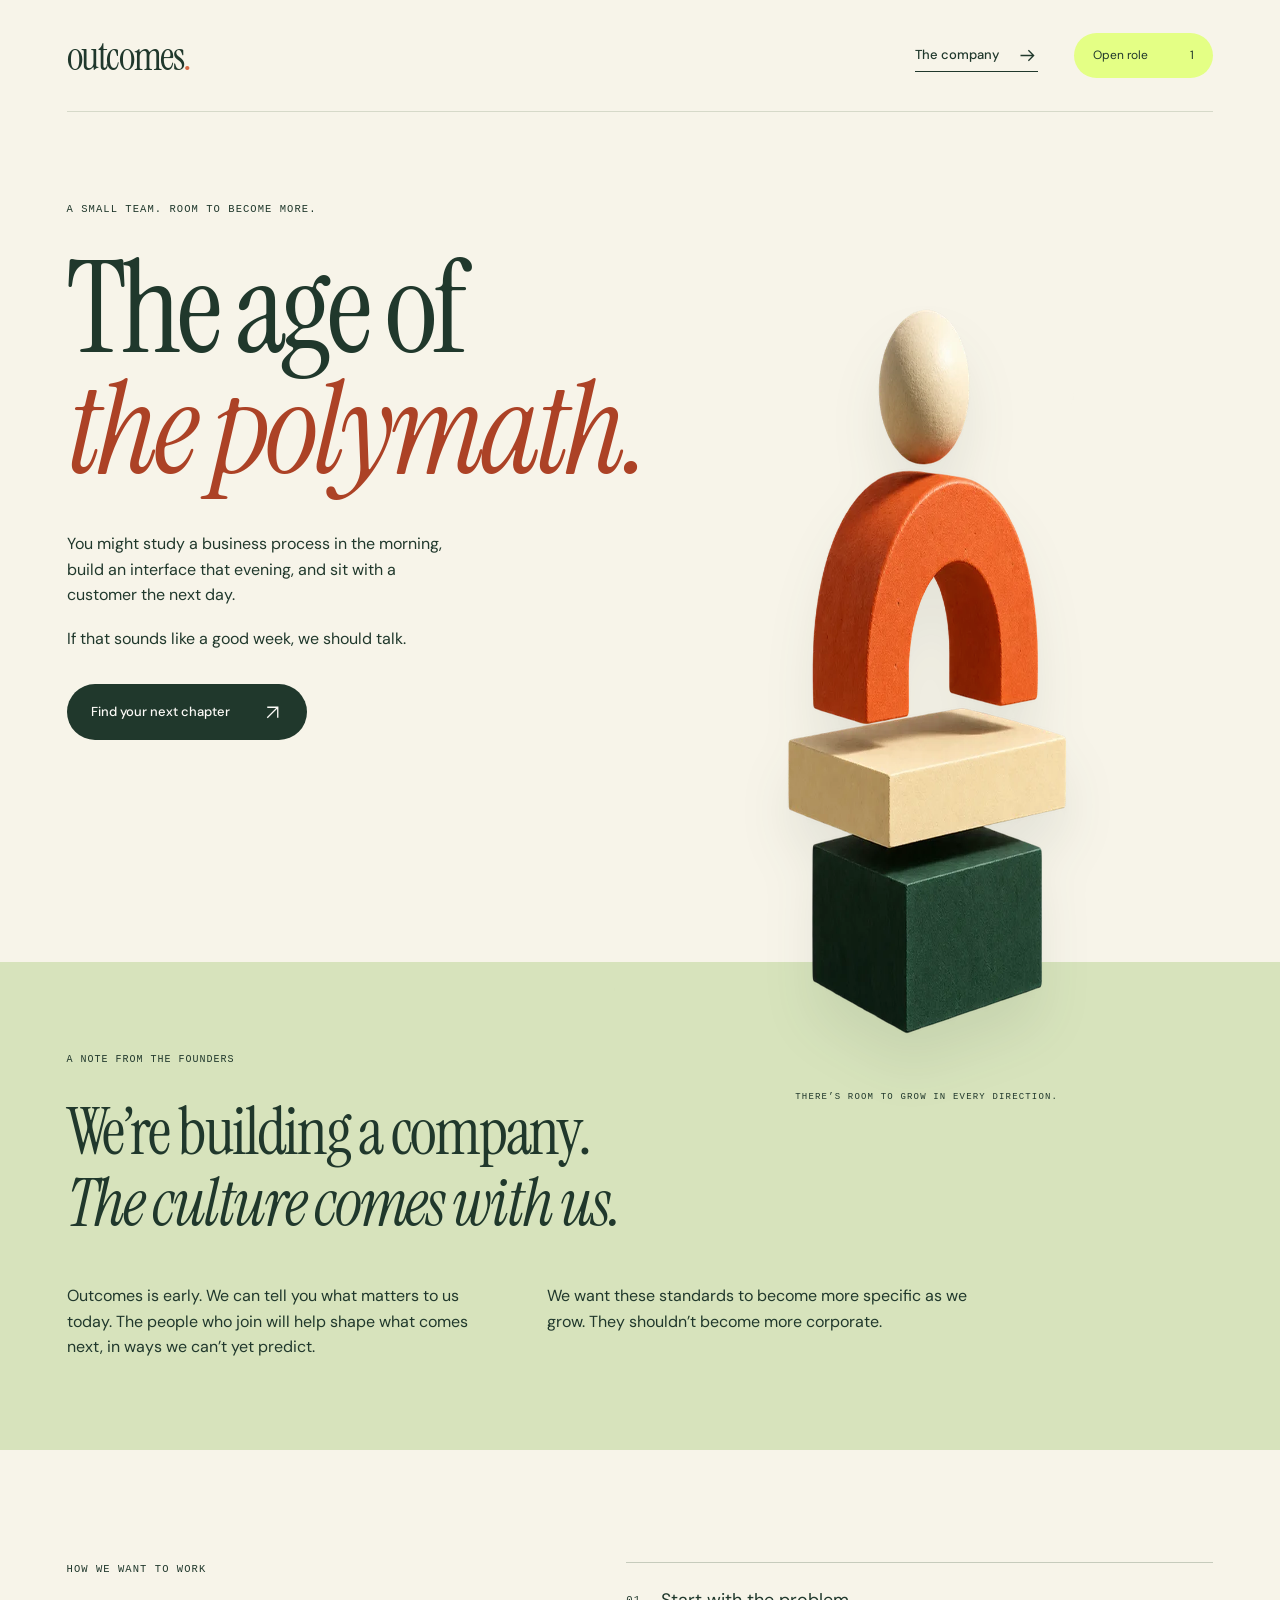
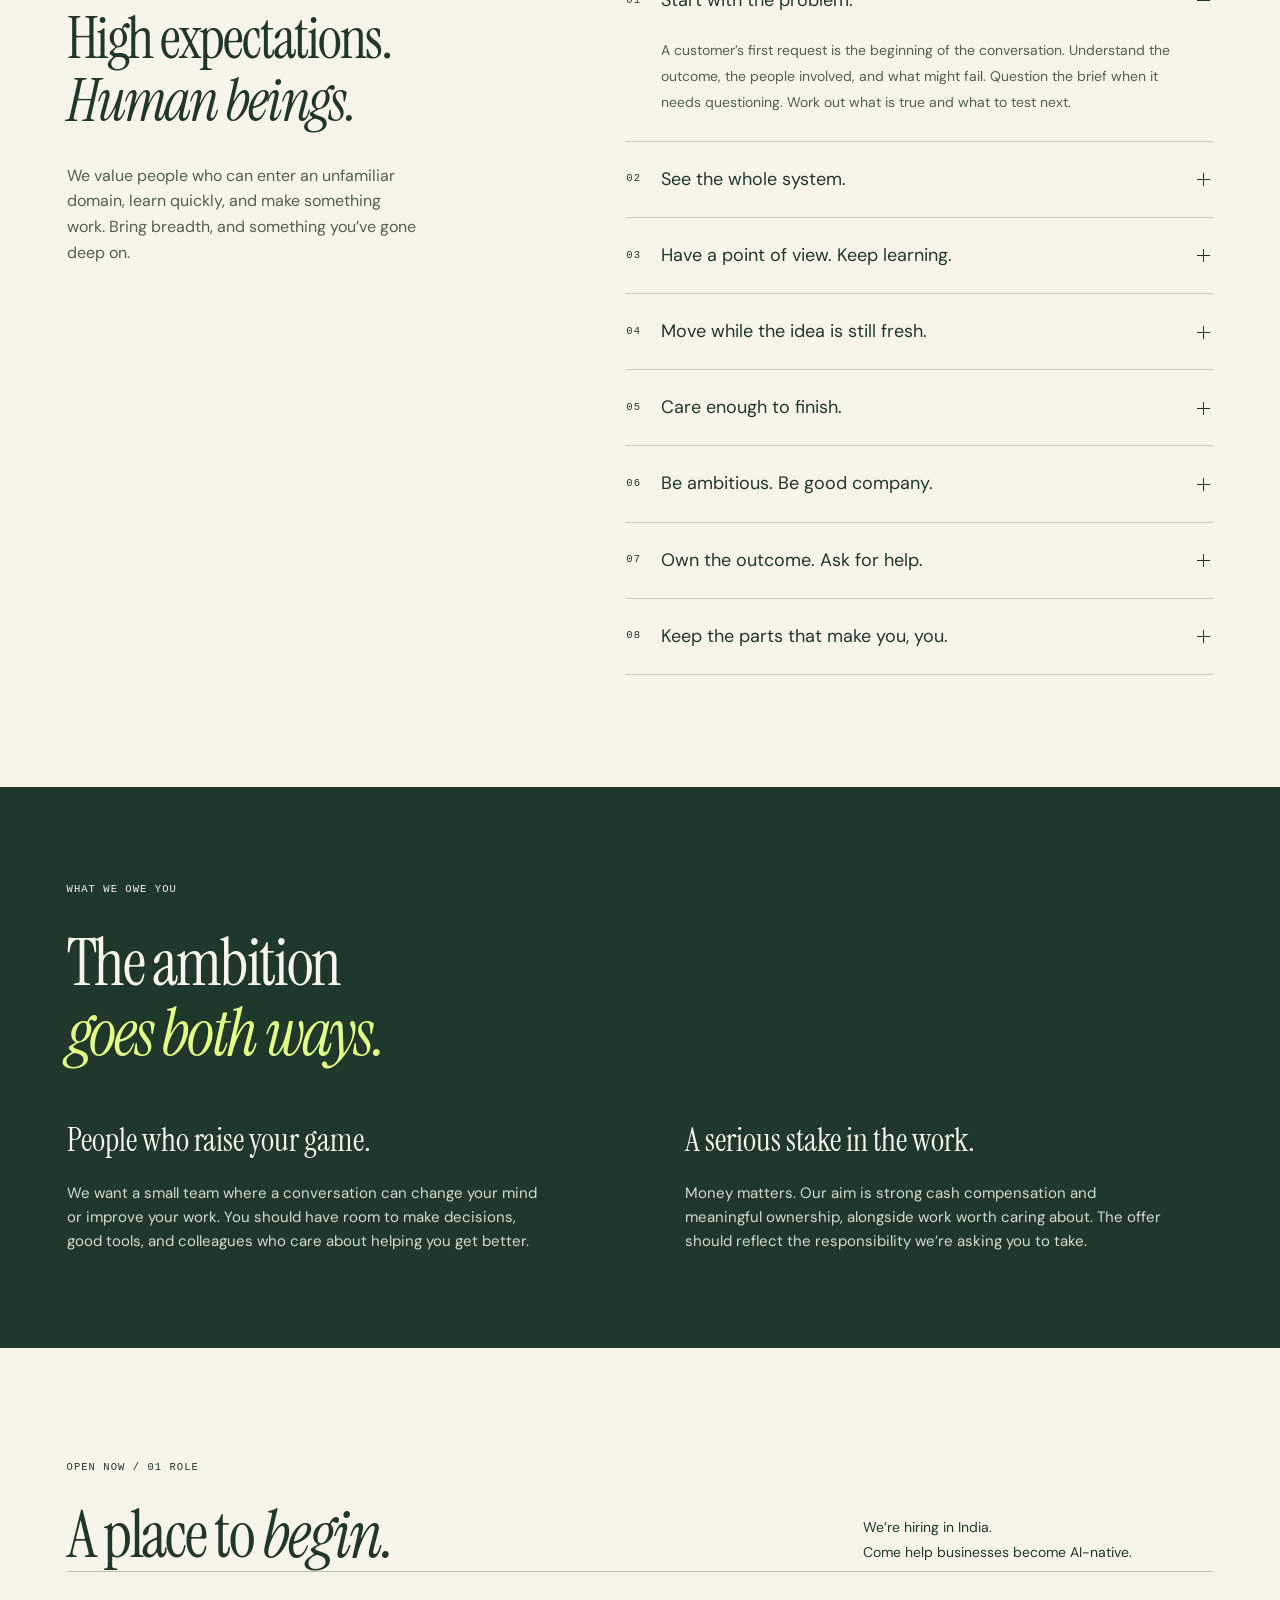
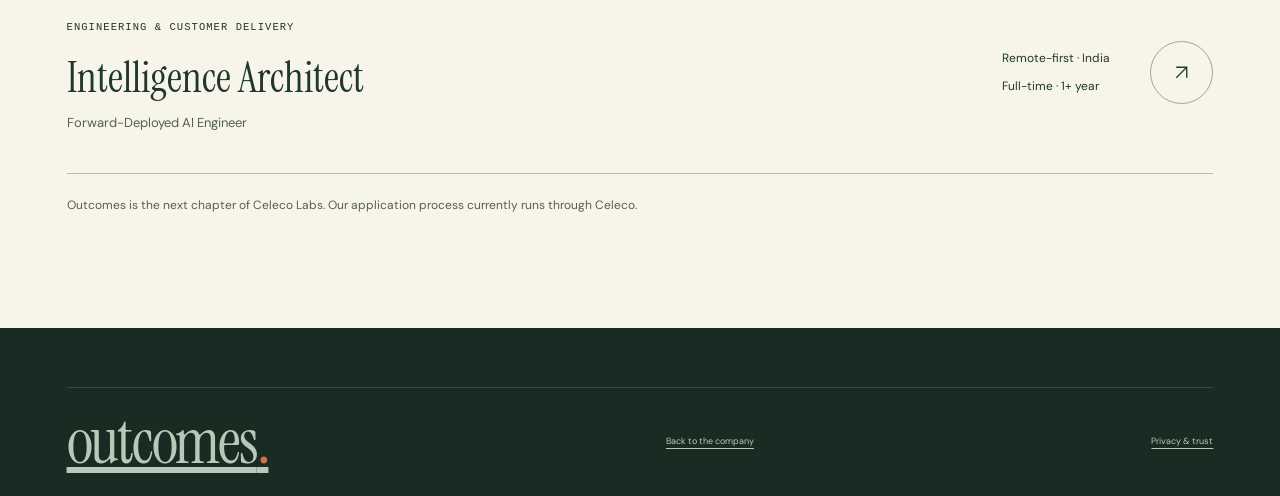
<file: careers/index.html>
<!DOCTYPE html><html lang="en"><head><meta charset="UTF-8"><meta name="viewport" content="width=device-width, initial-scale=1"><meta name="description" content="For people who like crossing disciplines. Explore our hiring philosophy and the Intelligence Architect role at Outcomes."><meta name="theme-color" content="#f5f3e9"><title>Come build with us | Outcomes</title><link rel="icon" href="/favicon.svg" type="image/svg+xml"><link rel="canonical" href="https://getoutcomes.ai/careers/"><meta property="og:type" content="website"><meta property="og:title" content="Come build with us | Outcomes"><meta property="og:description" content="For people who like crossing disciplines. Explore our hiring philosophy and the Intelligence Architect role at Outcomes."><meta property="og:site_name" content="Outcomes"><meta property="og:url" content="https://getoutcomes.ai/careers/"><meta property="og:image" content="https://getoutcomes.ai/images/social.png"><meta name="twitter:card" content="summary_large_image"><link rel="stylesheet" href="/_astro/Arrow.MvuInPYR.css"></head><body><a class="skip-link" href="#main">Skip to content</a><div class="careers-page"><header class="site-header"><div class="header-inner wrap"><a href="/" class="wordmark" aria-label="Outcomes home"><span class="wordmark-name">outcomes<span class="wordmark-period">.</span></span></a><a class="text-link" href="/">The company <svg class="arrow" viewBox="0 0 24 24" fill="none" aria-hidden="true"><path d="M4 12h15m-6-6 6 6-6 6"></path></svg></a><a class="header-cta" href="#openings">Open role <span>1</span></a></div></header><main id="main"><section class="careers-hero wrap"><p class="eyebrow">A SMALL TEAM. ROOM TO BECOME MORE.</p><h1>The age of<br><em>the polymath.</em></h1><div class="careers-lead"><p>You might study a business process in the morning, build an interface that evening, and sit with a customer the next day.</p><p>If that sounds like a good week, we should talk.</p><a class="button button-dark" href="#openings">Find your next chapter <svg class="arrow" viewBox="0 0 24 24" fill="none" aria-hidden="true"><path d="M6 18 18 6M6 6h12v12"></path></svg></a></div><div class="careers-art" aria-hidden="true"><img src="/images/build.webp" width="1200" height="800" alt=""><span>THERE’S ROOM TO GROW IN EVERY DIRECTION.</span></div></section><section class="culture-note"><div class="wrap"><p class="eyebrow">A NOTE FROM THE FOUNDERS</p><h2>We’re building a company.<br><em>The culture comes with us.</em></h2><div><p>Outcomes is early. We can tell you what matters to us today. The people who join will help shape what comes next, in ways we can’t yet predict.</p><p>We want these standards to become more specific as we grow. They shouldn’t become more corporate.</p></div></div></section><section class="culture-section wrap section-space"><div class="culture-heading"><p class="eyebrow">HOW WE WANT TO WORK</p><h2>High expectations.<br><em>Human beings.</em></h2><p>We value people who can enter an unfamiliar domain, learn quickly, and make something work. Bring breadth, and something you’ve gone deep on.</p></div><div class="culture-list"><details open><summary><span class="eyebrow">01</span><h3>Start with the problem.</h3><span class="faq-toggle" aria-hidden="true"></span></summary><p>A customer’s first request is the beginning of the conversation. Understand the outcome, the people involved, and what might fail. Question the brief when it needs questioning. Work out what is true and what to test next.</p></details><details><summary><span class="eyebrow">02</span><h3>See the whole system.</h3><span class="faq-toggle" aria-hidden="true"></span></summary><p>A useful feature can make the wider workflow worse. Look at the hand-offs, incentives, and exceptions around it. When a problem keeps returning, turn what you learned into something the team can use again.</p></details><details><summary><span class="eyebrow">03</span><h3>Have a point of view. Keep learning.</h3><span class="faq-toggle" aria-hidden="true"></span></summary><p>Make a call with the information you have. Explain your thinking and let new evidence change it. Study work you admire, invite critique, and keep practising. Judgement and taste take work.</p></details><details><summary><span class="eyebrow">04</span><h3>Move while the idea is still fresh.</h3><span class="faq-toggle" aria-hidden="true"></span></summary><p>Make reversible decisions quickly. Put the smallest useful version in front of a customer and learn from it. Take more care when a decision puts trust, privacy, or significant money at risk. Speed comes from short loops and fewer idle days.</p></details><details><summary><span class="eyebrow">05</span><h3>Care enough to finish.</h3><span class="faq-toggle" aria-hidden="true"></span></summary><p>Try the awkward edge case. Read the error message. Sit with the person using what you built. If the system is confusing or makes no difference to their work, we still have work to do.</p></details><details><summary><span class="eyebrow">06</span><h3>Be ambitious. Be good company.</h3><span class="faq-toggle" aria-hidden="true"></span></summary><p>We want to do exceptional work and compete on its quality. Give credit freely, help without keeping score, and disagree without diminishing the person. Skill without decency is too expensive.</p></details><details><summary><span class="eyebrow">07</span><h3>Own the outcome. Ask for help.</h3><span class="faq-toggle" aria-hidden="true"></span></summary><p>Early work comes with unanswered questions. Seek context, make sensible assumptions, and bring people in before you get stuck. When something goes wrong, say it early, repair it, and change how we work so we learn from it.</p></details><details><summary><span class="eyebrow">08</span><h3>Keep the parts that make you, you.</h3><span class="faq-toggle" aria-hidden="true"></span></summary><p>Bring your strong opinions, odd interests, and questions. Care about the mission and something beyond it too. Work should have ambition without consuming your entire identity.</p></details></div></section><section class="our-side"><div class="wrap"><p class="eyebrow">WHAT WE OWE YOU</p><h2>The ambition<br><em>goes both ways.</em></h2><div class="our-side-grid"><article><h3>People who raise your game.</h3><p>We want a small team where a conversation can change your mind or improve your work. You should have room to make decisions, good tools, and colleagues who care about helping you get better.</p></article><article><h3>A serious stake in the work.</h3><p>Money matters. Our aim is strong cash compensation and meaningful ownership, alongside work worth caring about. The offer should reflect the responsibility we’re asking you to take.</p></article></div></div></section><section id="openings" class="openings wrap section-space"><div class="section-heading split-heading"><div><p class="eyebrow">OPEN NOW / 01 ROLE</p><h2>A place to <em>begin.</em></h2></div><p>We’re hiring in India.<br>Come help businesses become AI-native.</p></div><a class="job-row" href="/careers/intelligence-architect"><div><span class="eyebrow">ENGINEERING & CUSTOMER DELIVERY</span><h3>Intelligence Architect</h3><p>Forward-Deployed AI Engineer</p></div><div class="job-meta"><span>Remote-first · India</span><span>Full-time · 1+ year</span></div><span class="job-arrow"><svg class="arrow" viewBox="0 0 24 24" fill="none" aria-hidden="true"><path d="M6 18 18 6M6 6h12v12"></path></svg></span></a><p class="jobs-footnote">Outcomes is the next chapter of Celeco Labs. Our application process currently runs through Celeco.</p></section></main><footer class="site-footer"><div class="wrap footer-bottom"><a href="/" class="wordmark wordmark-footer" aria-label="Outcomes home"><span class="wordmark-name">outcomes<span class="wordmark-period">.</span></span></a><a href="/">Back to the company</a><a href="/privacy">Privacy & trust</a></div></footer></div><script type="module">var e=document.querySelector(`[data-menu-toggle]`),t=document.querySelector(`[data-mobile-nav]`),n=()=>{e&&t&&(e.setAttribute(`aria-expanded`,`false`),e.setAttribute(`aria-label`,`Open navigation`),t.hidden=!0)};e?.addEventListener(`click`,()=>{if(!t)return;let n=e.getAttribute(`aria-expanded`)!==`true`;e.setAttribute(`aria-expanded`,String(n)),e.setAttribute(`aria-label`,n?`Close navigation`:`Open navigation`),t.hidden=!n}),t?.querySelectorAll(`a`).forEach(e=>e.addEventListener(`click`,n)),document.addEventListener(`keydown`,t=>{t.key===`Escape`&&e?.getAttribute(`aria-expanded`)===`true`&&(n(),e.focus())}),matchMedia(`(min-width: 901px)`).addEventListener(`change`,n),document.addEventListener(`click`,e=>{e.target instanceof Node&&!document.querySelector(`.site-header`)?.contains(e.target)&&n()});var r=matchMedia(`(prefers-reduced-motion: reduce)`),i=r.matches,a=e=>{i=e,document.documentElement.classList.toggle(`motion-paused`,e),s()},o=!1,s=()=>{o=!1;let e=document.querySelector(`[data-scene]`);if(e){let t=Math.max(0,Math.min(1,-e.getBoundingClientRect().top/e.offsetHeight));e.querySelectorAll(`[data-depth]`).forEach(e=>{e.style.transform=i?``:`translateY(${t*Number(e.dataset.depth)*850}px)`})}let t=document.querySelector(`[data-horizon]`);if(t){let e=t.querySelector(`.horizon-ring`),n=Math.max(0,Math.min(1,(innerHeight-t.getBoundingClientRect().top)/(innerHeight+t.offsetHeight)));e&&(e.style.transform=i?``:`rotateX(${25-n*40}deg) rotateY(${-50+n*75}deg) scale(${.8+n*.35})`)}};if(r.addEventListener(`change`,e=>a(e.matches)),window.addEventListener(`scroll`,()=>{!o&&!i&&(o=!0,requestAnimationFrame(s))},{passive:!0}),a(i),!r.matches&&`IntersectionObserver`in window){let e=new IntersectionObserver(t=>{t.forEach(t=>{t.isIntersecting&&(t.target.classList.add(`is-visible`),e.unobserve(t.target))})},{threshold:.1});document.querySelectorAll(`[data-reveal]`).forEach(t=>{t.classList.add(`will-reveal`),e.observe(t)})}</script></body></html>
</file>
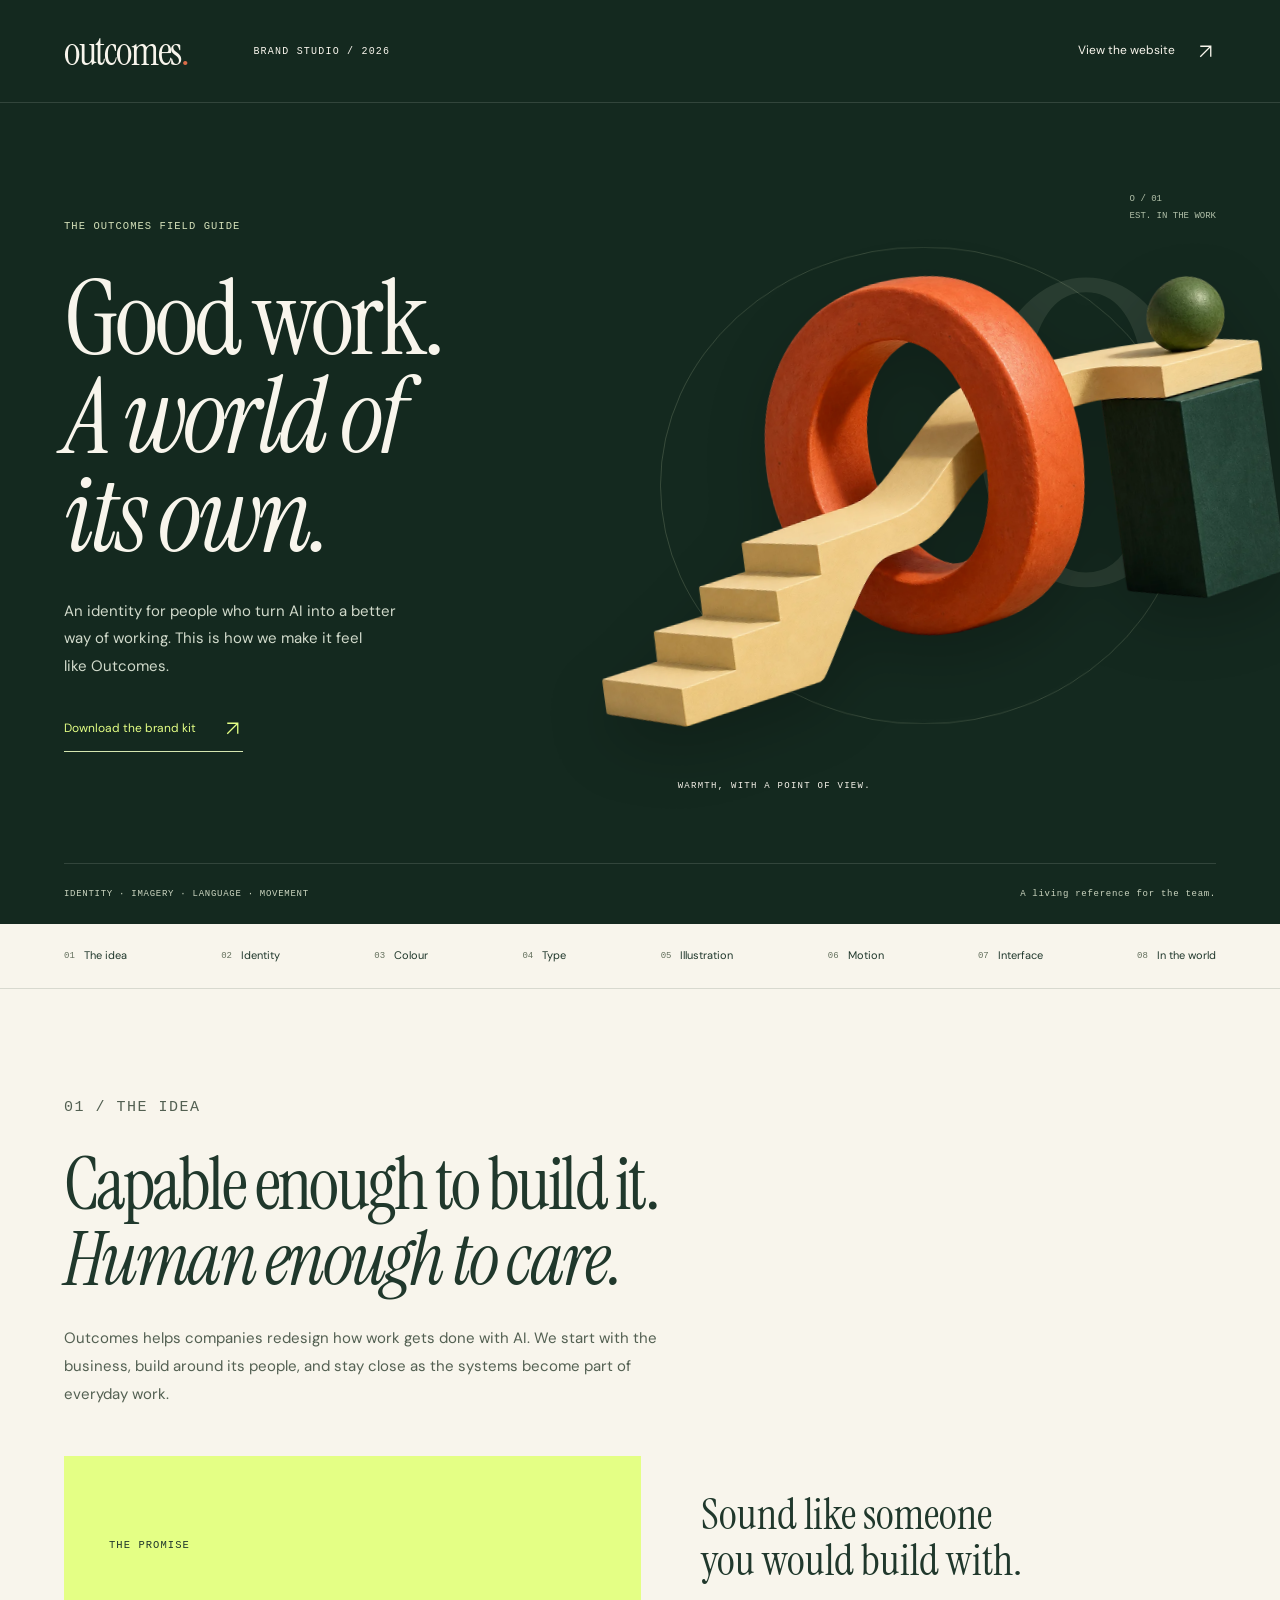
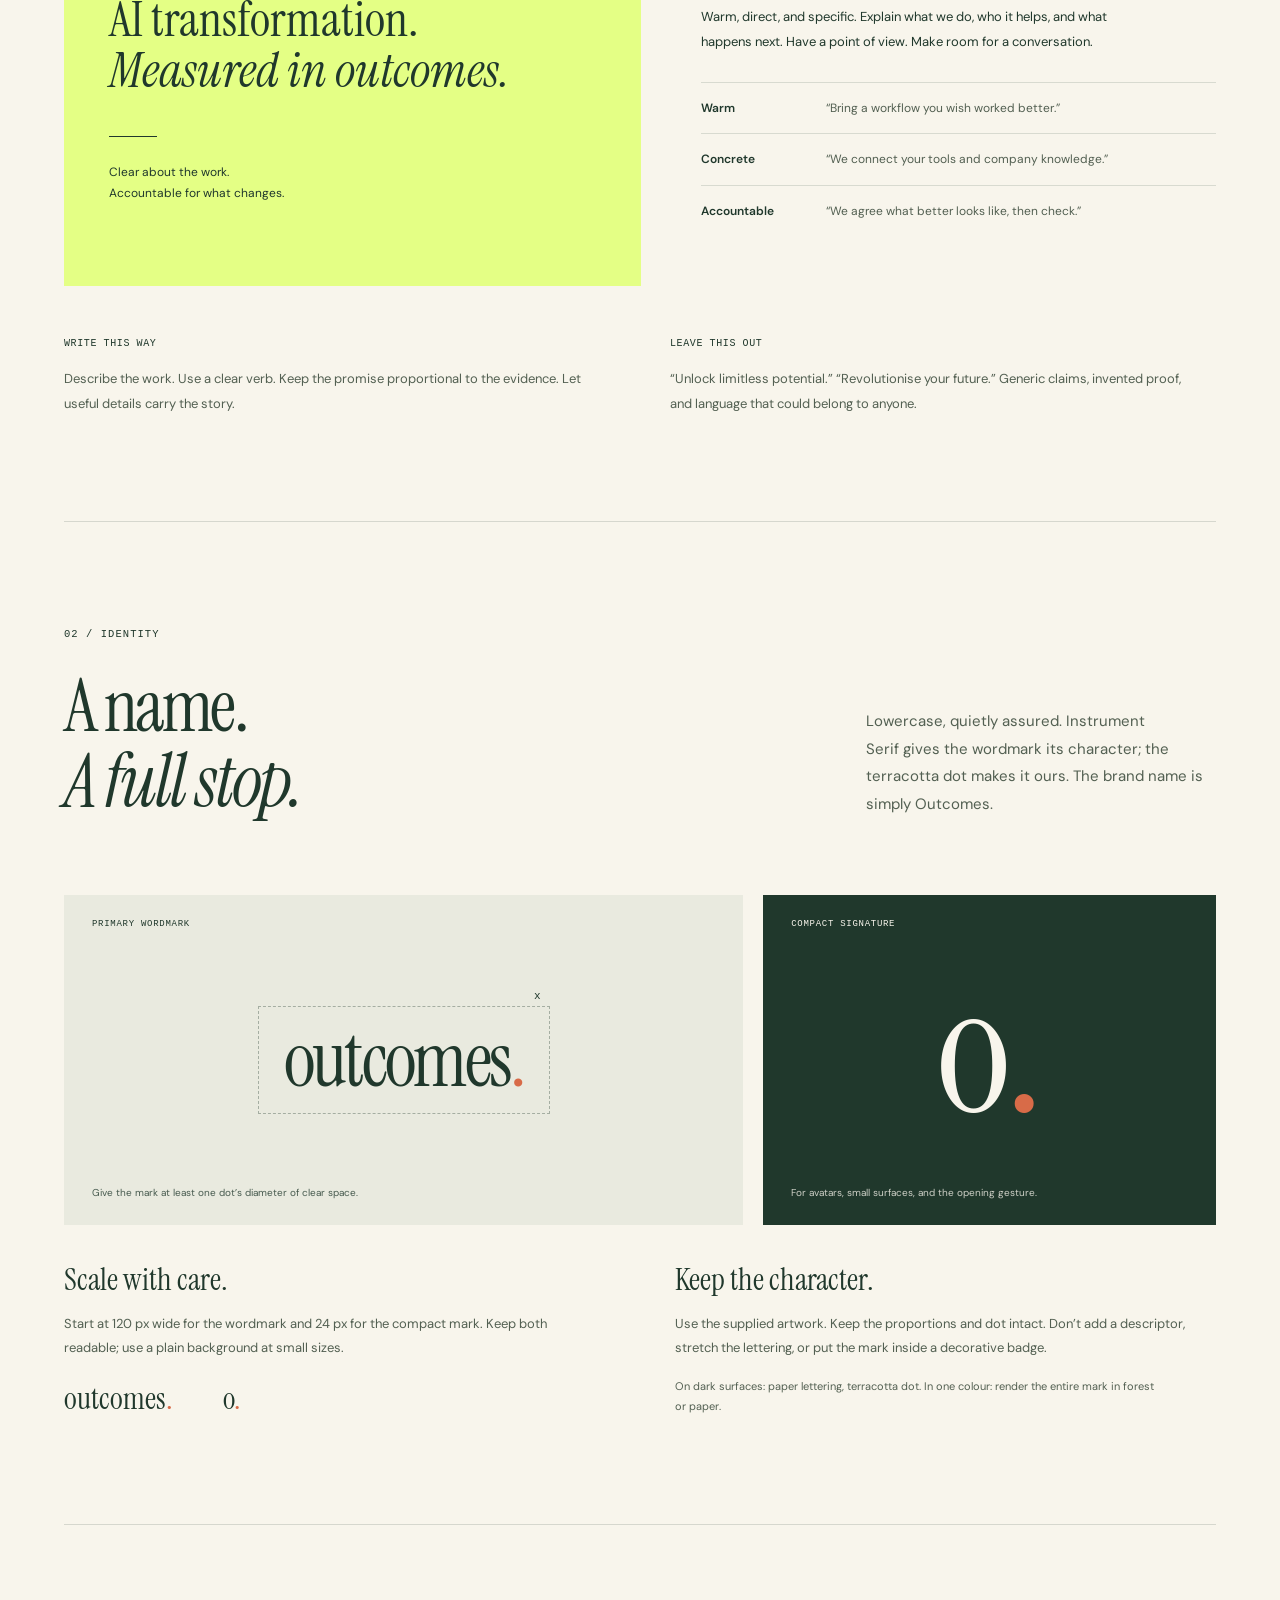
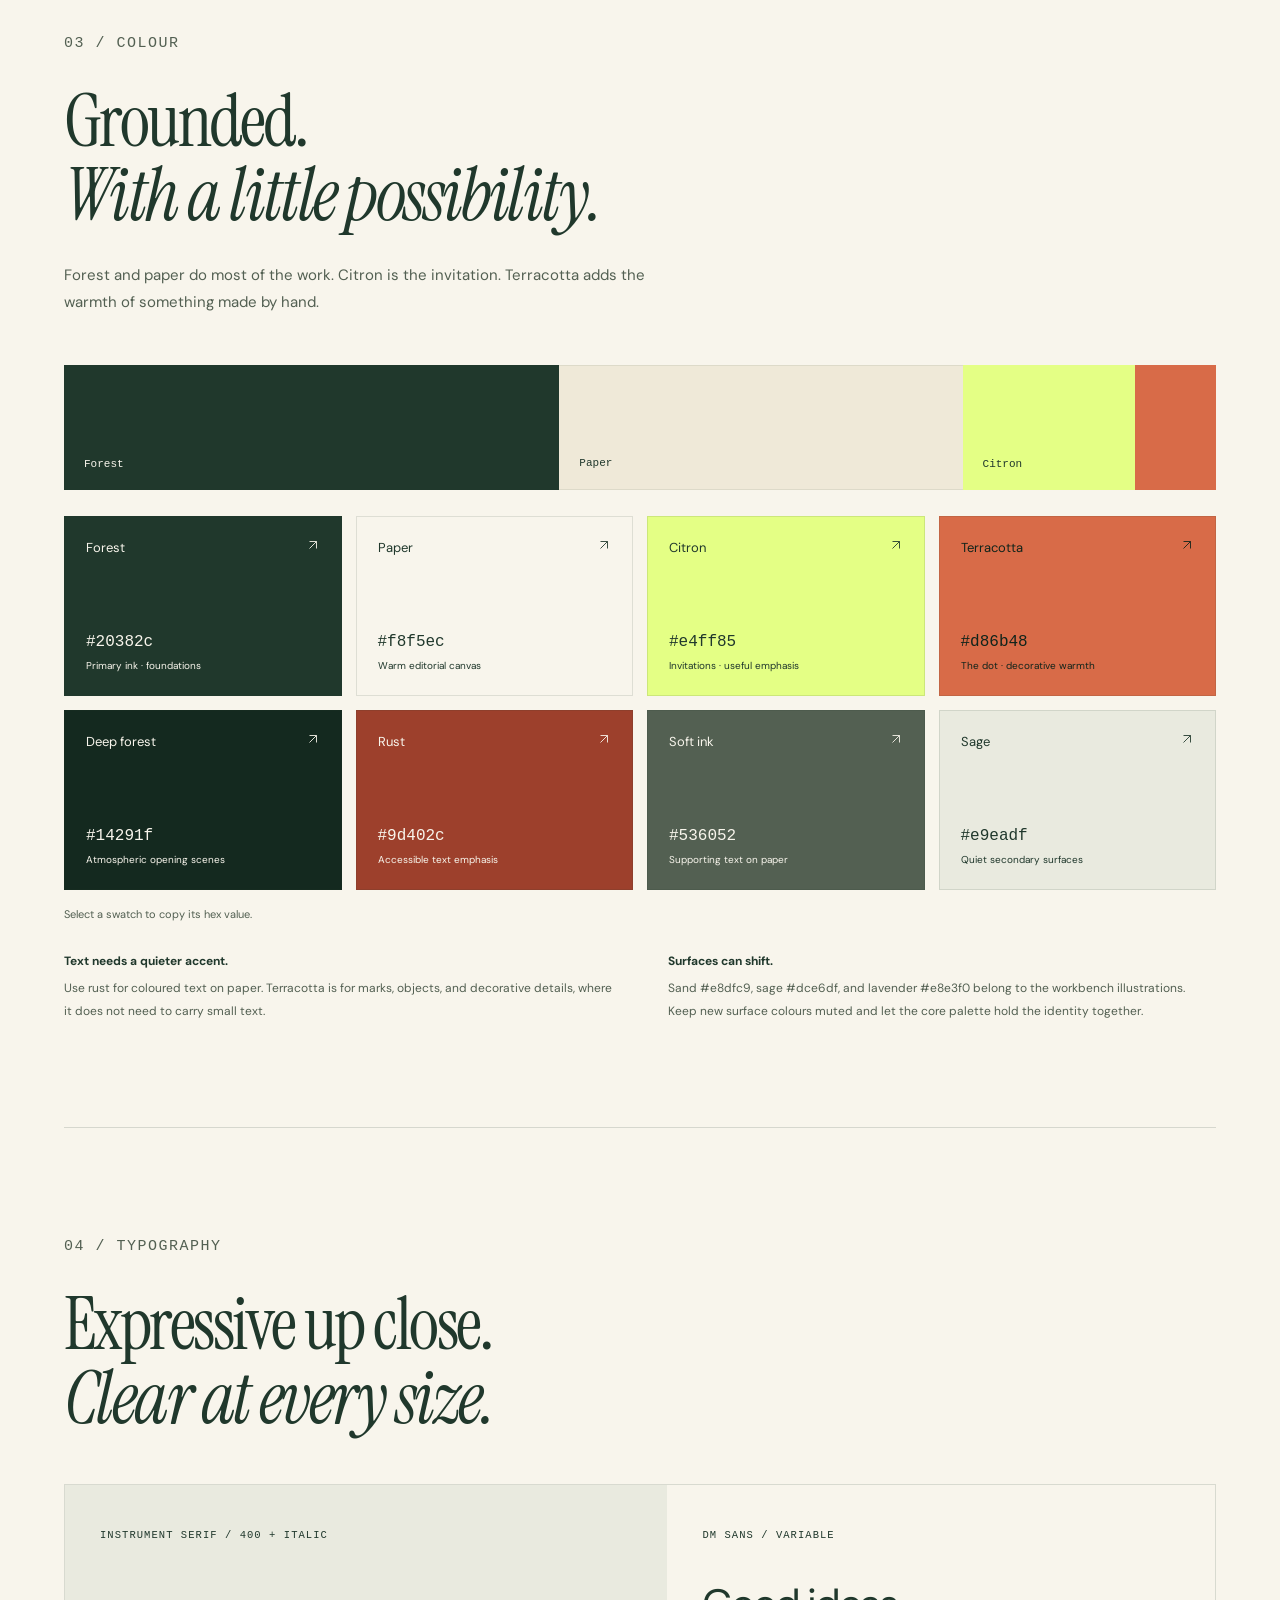
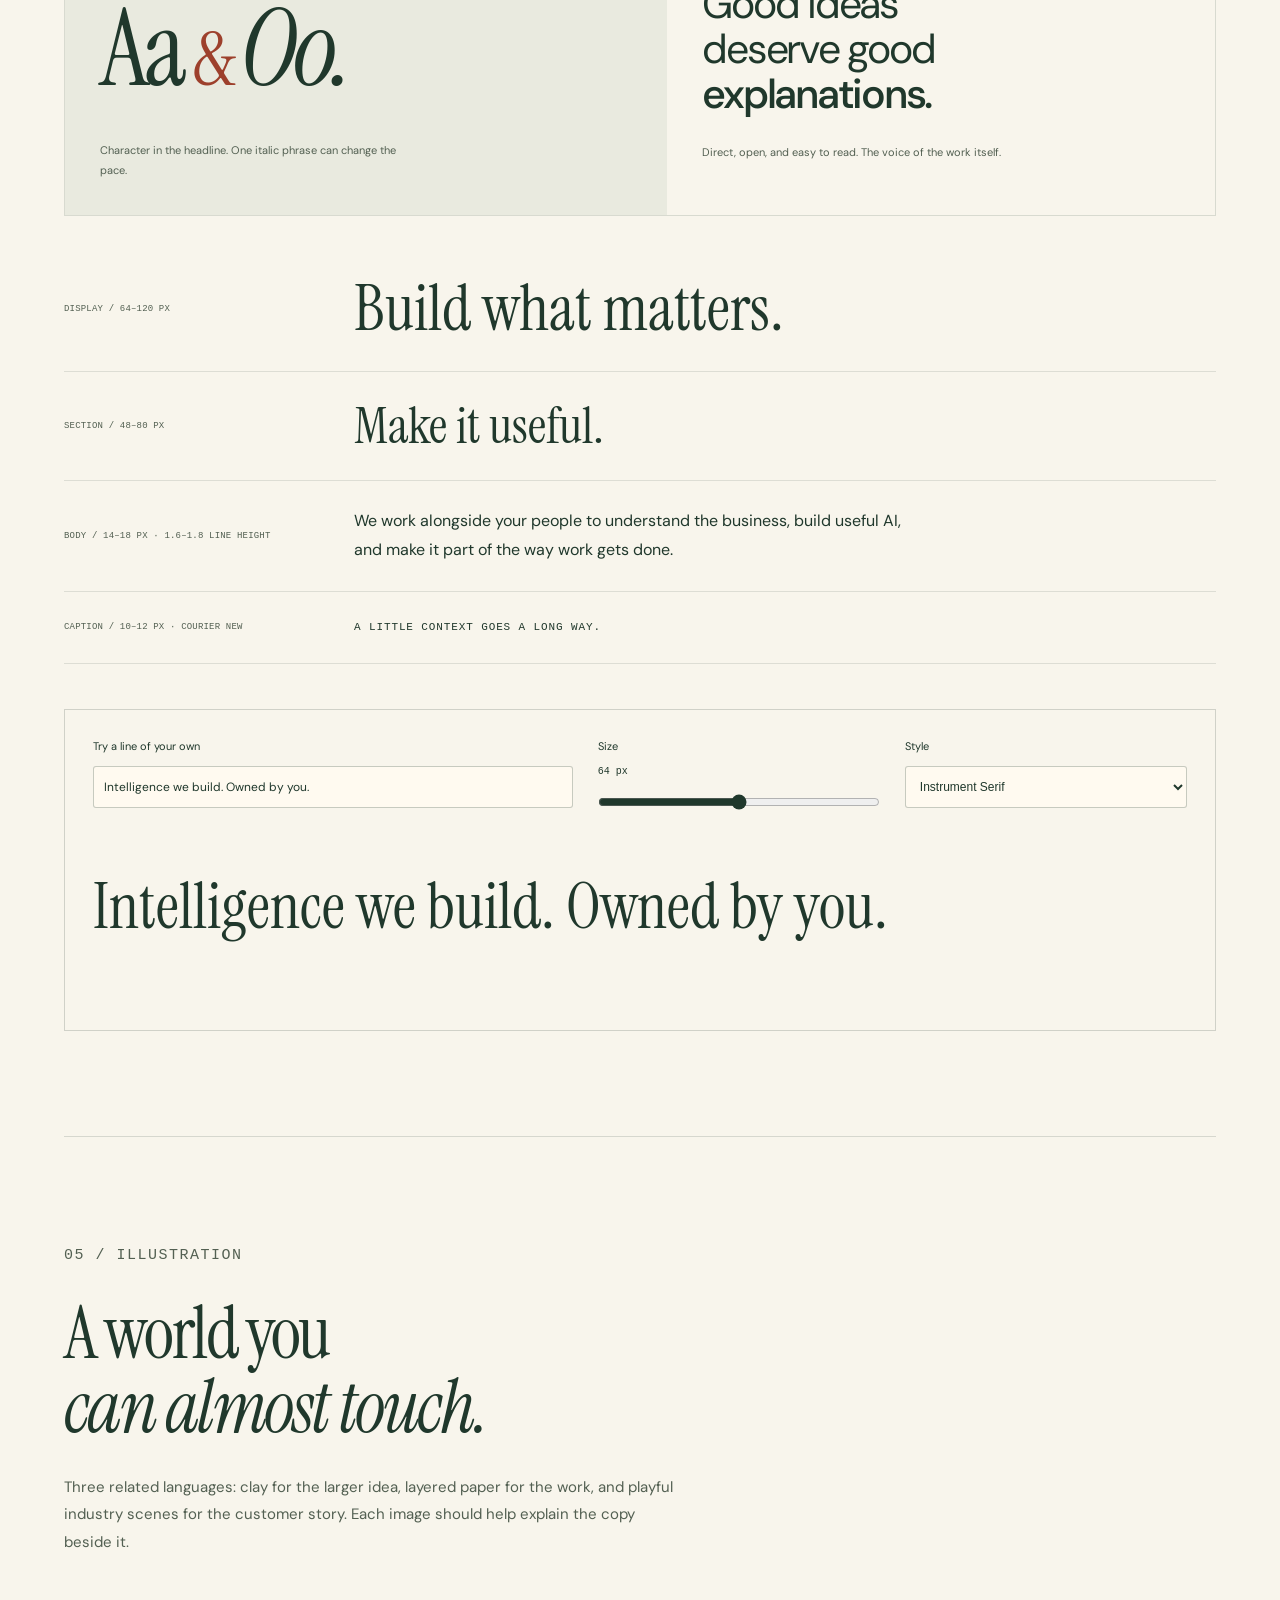
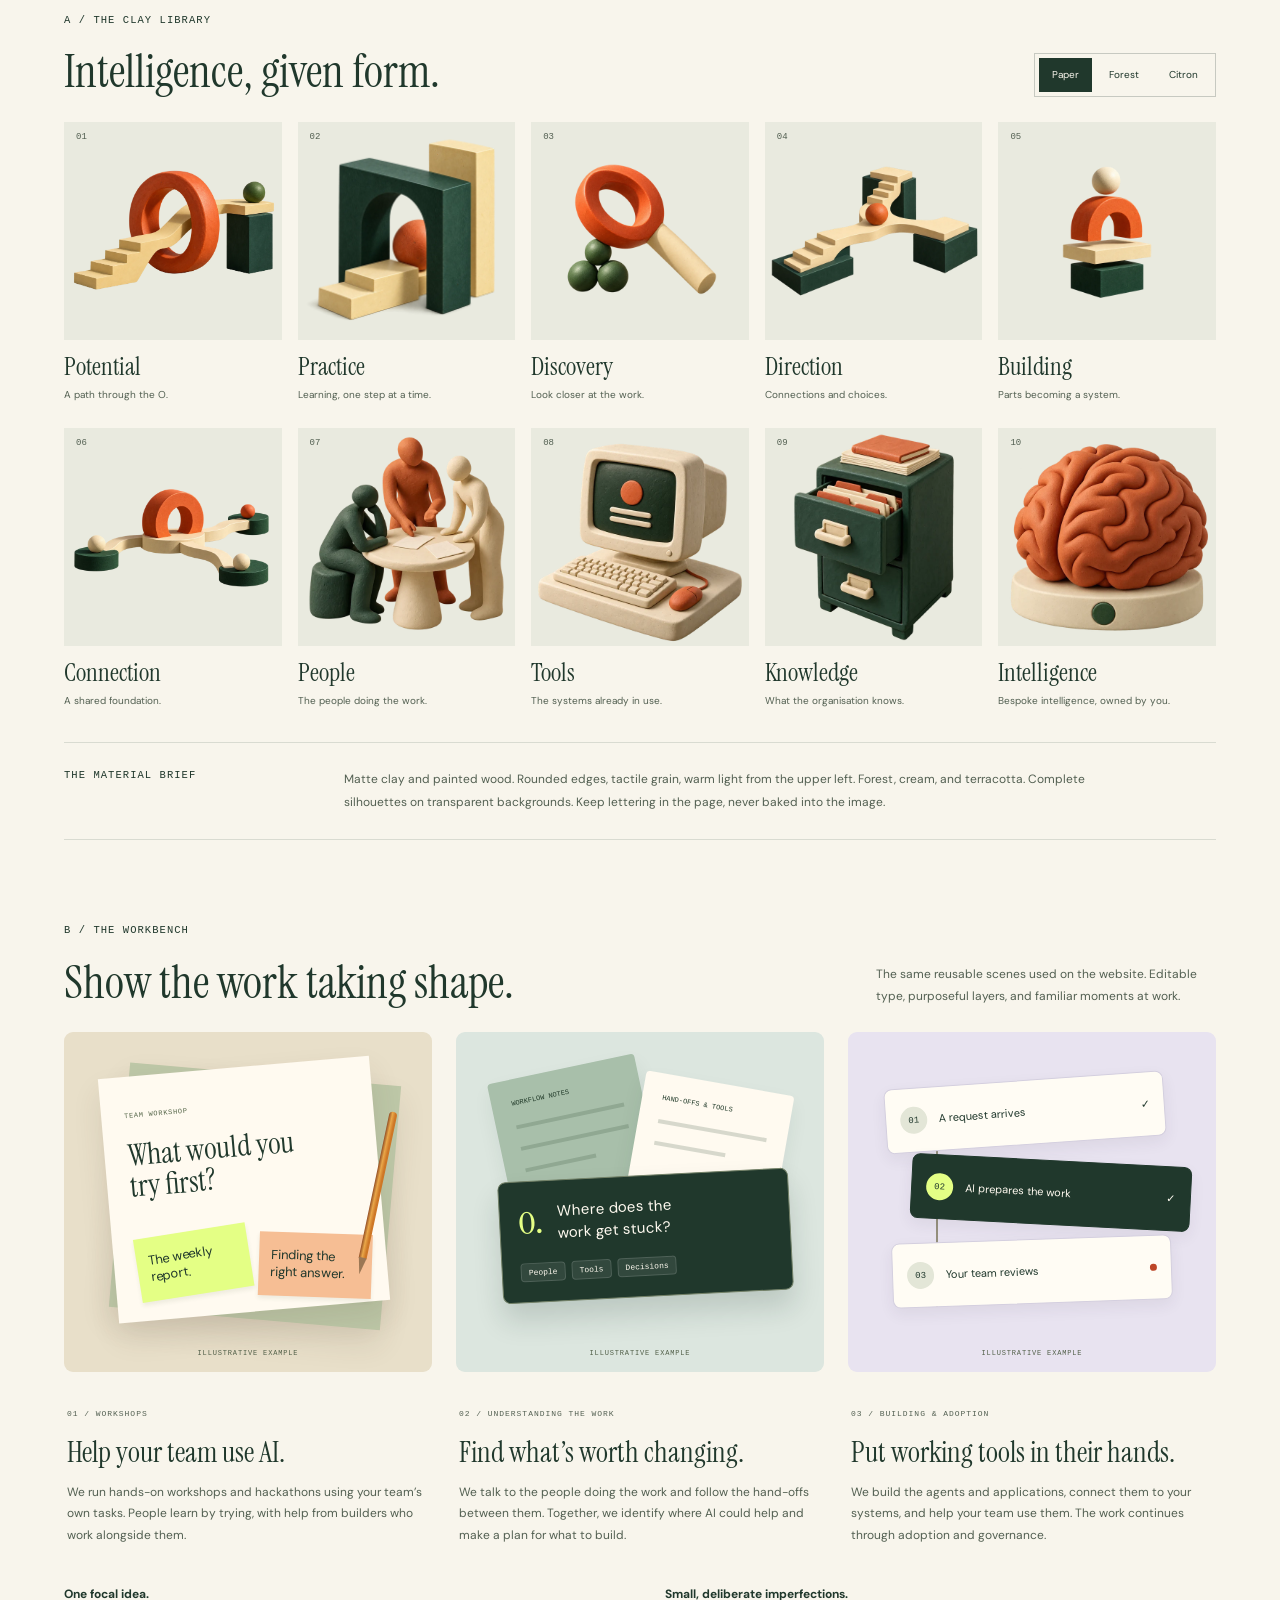
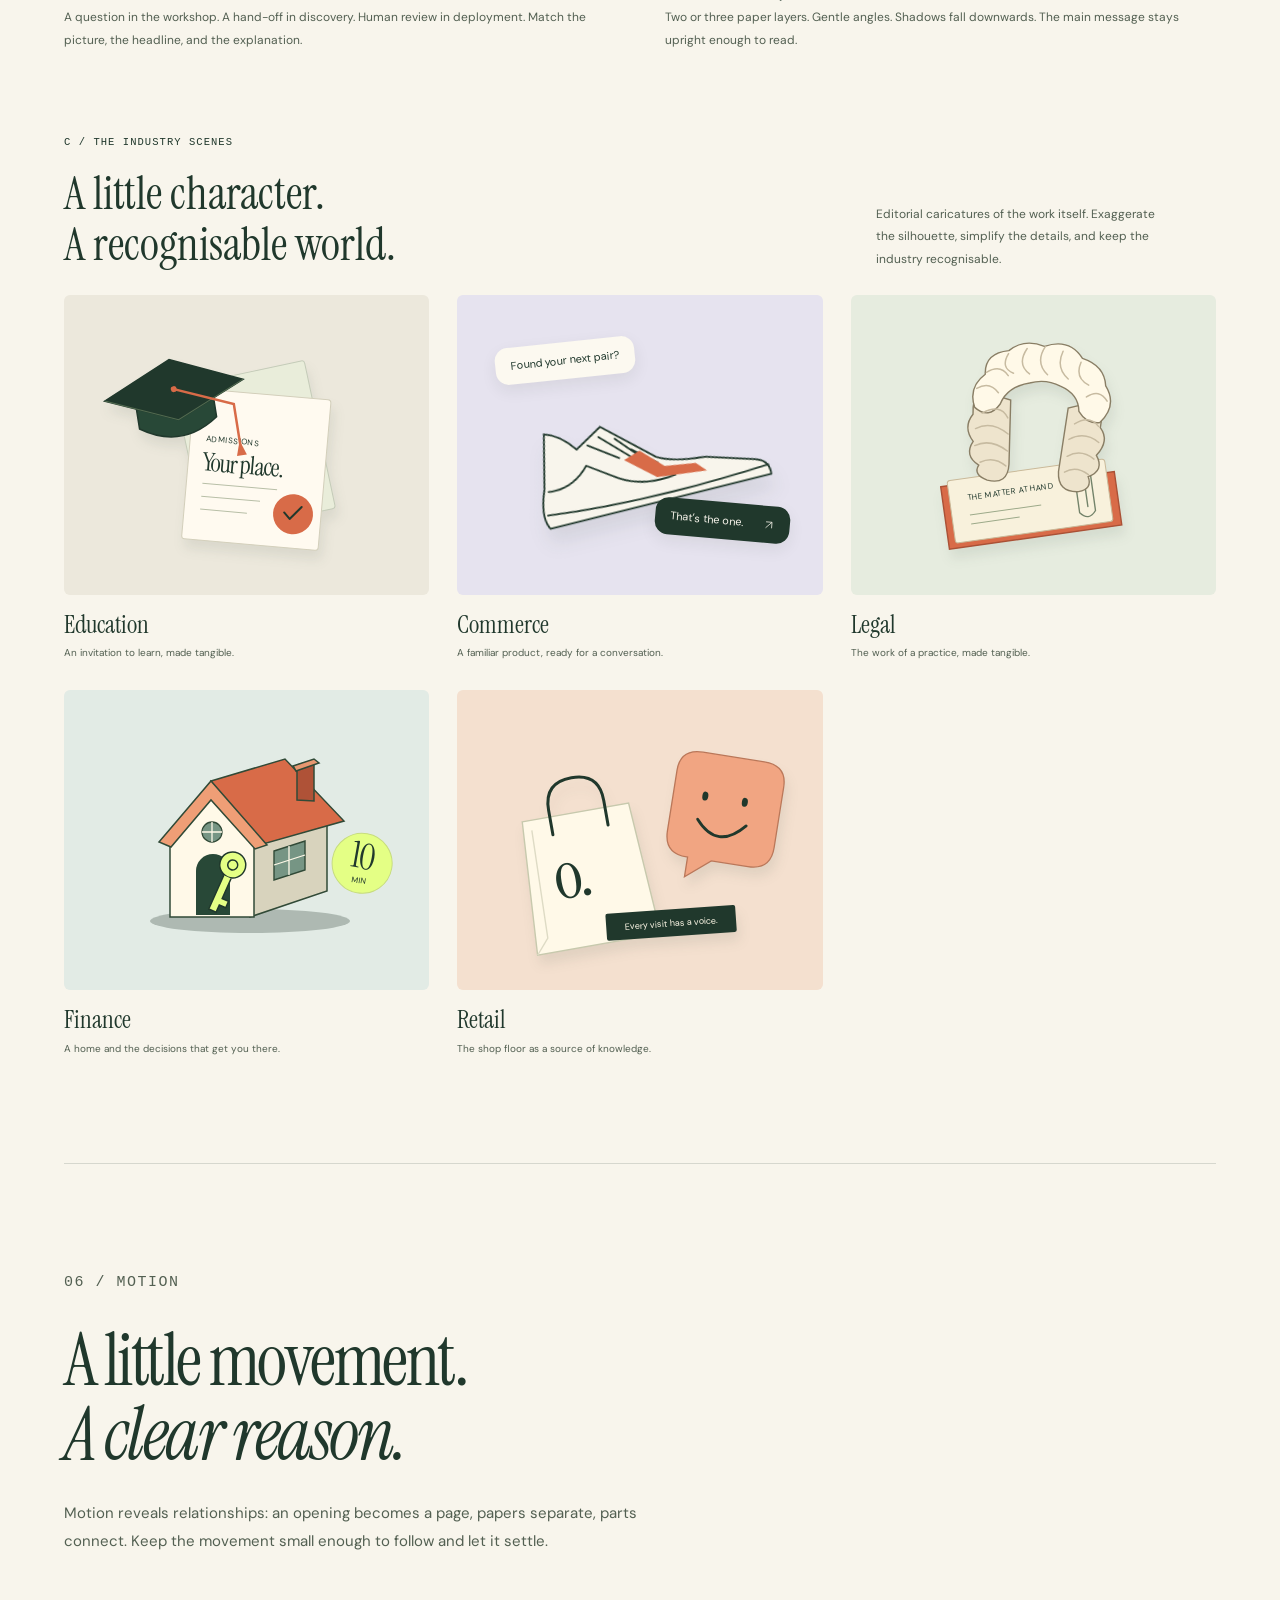
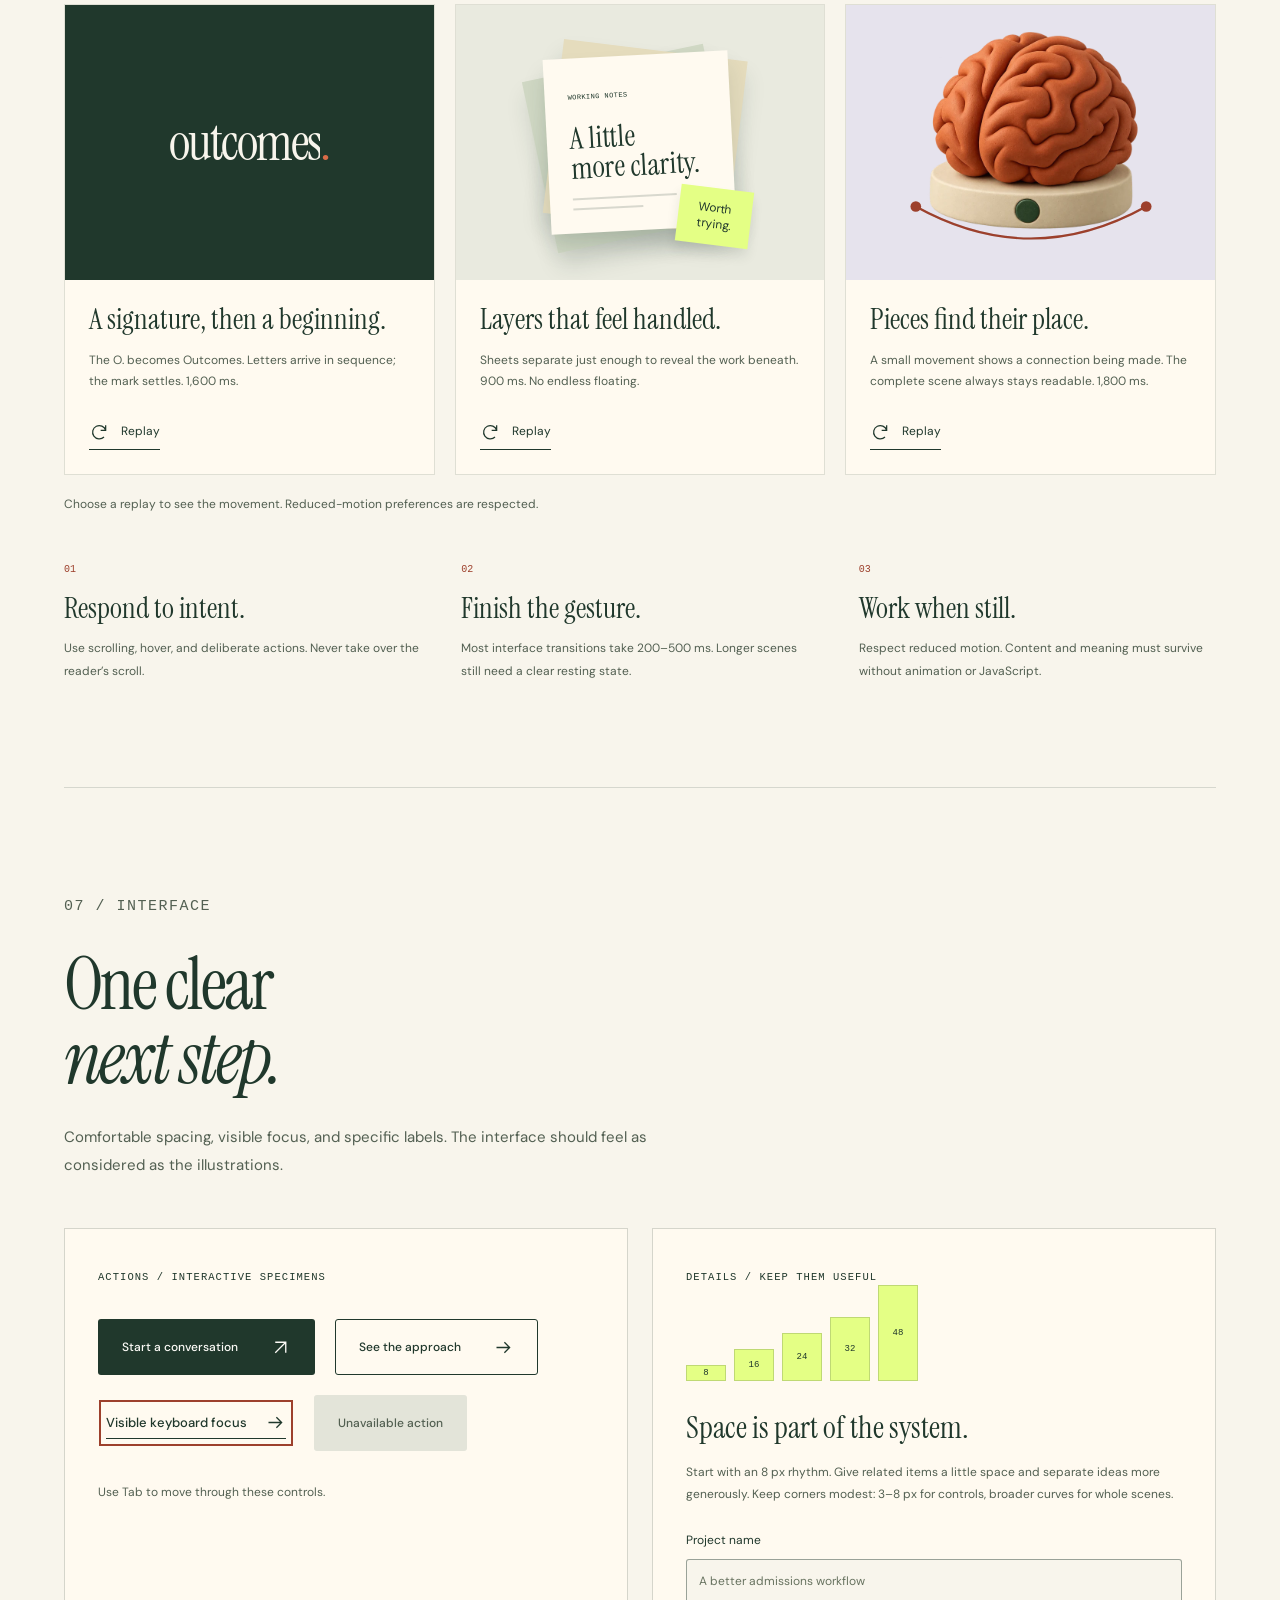
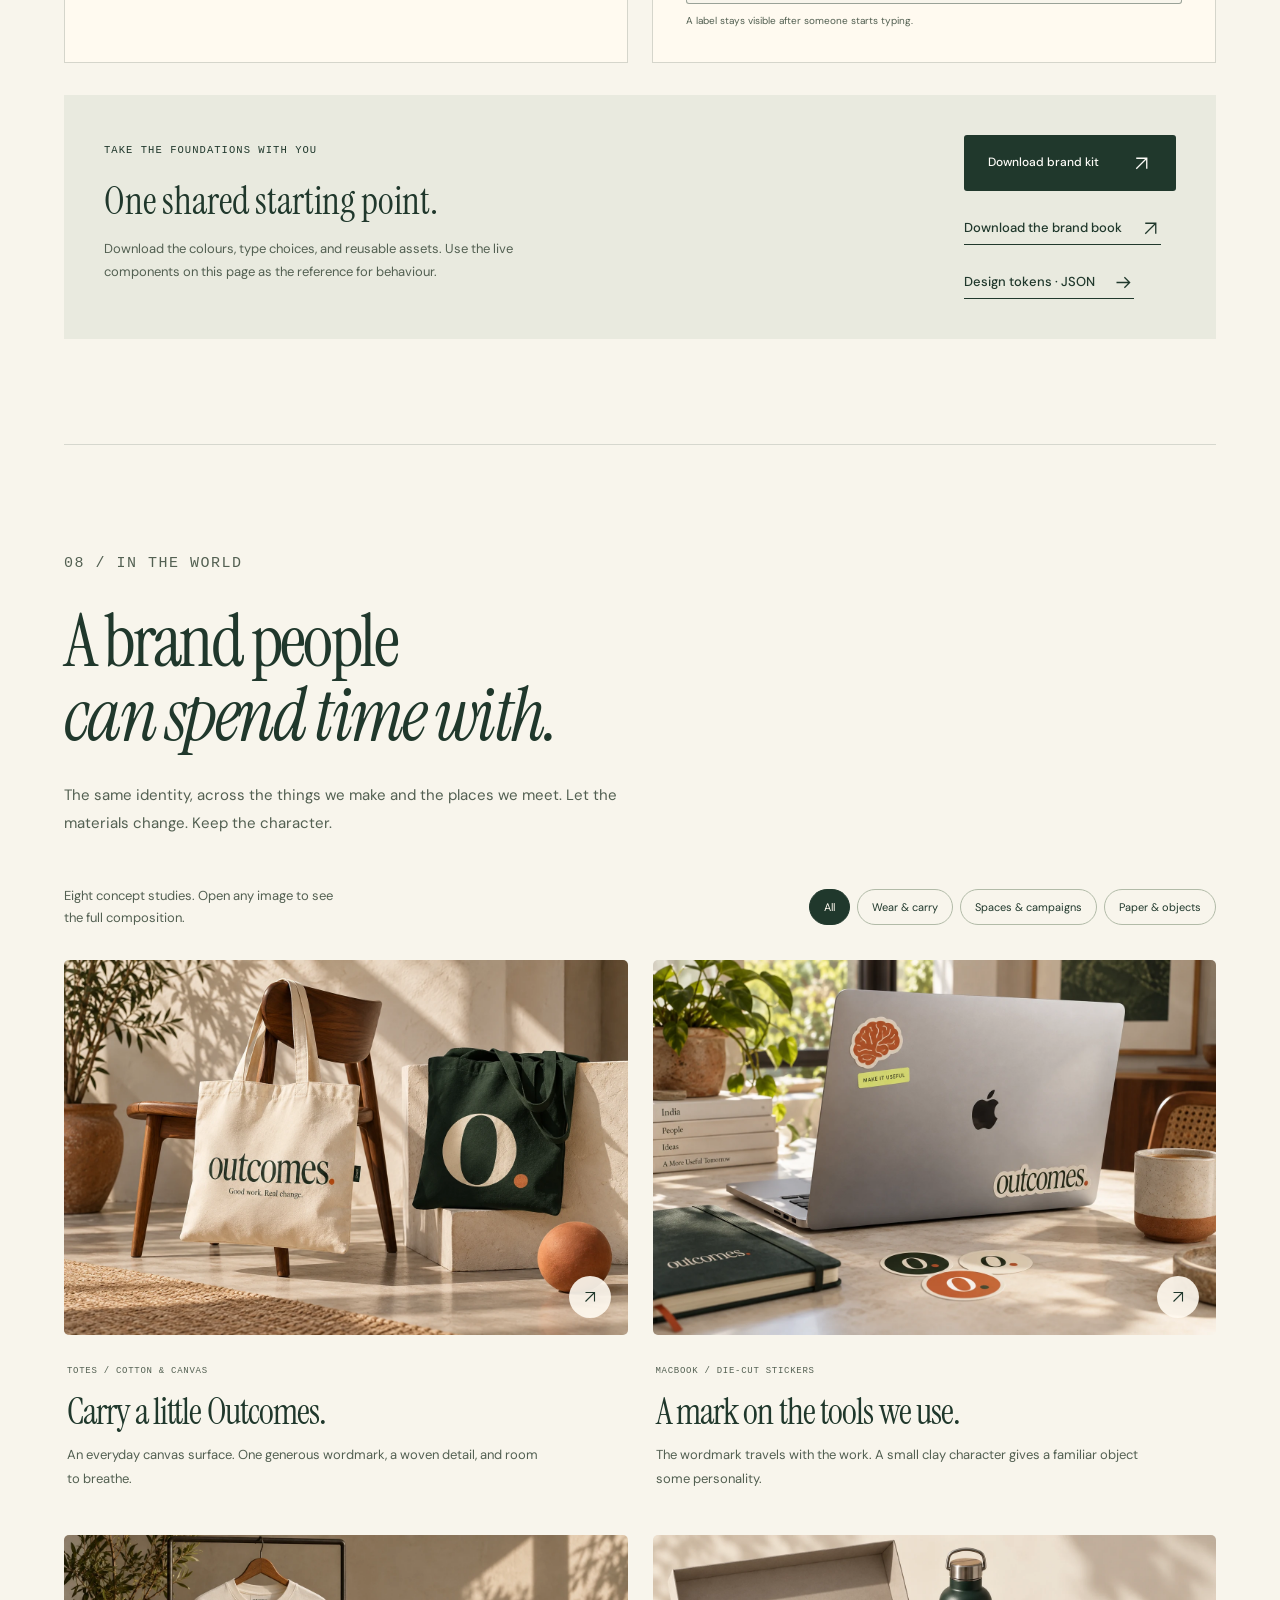
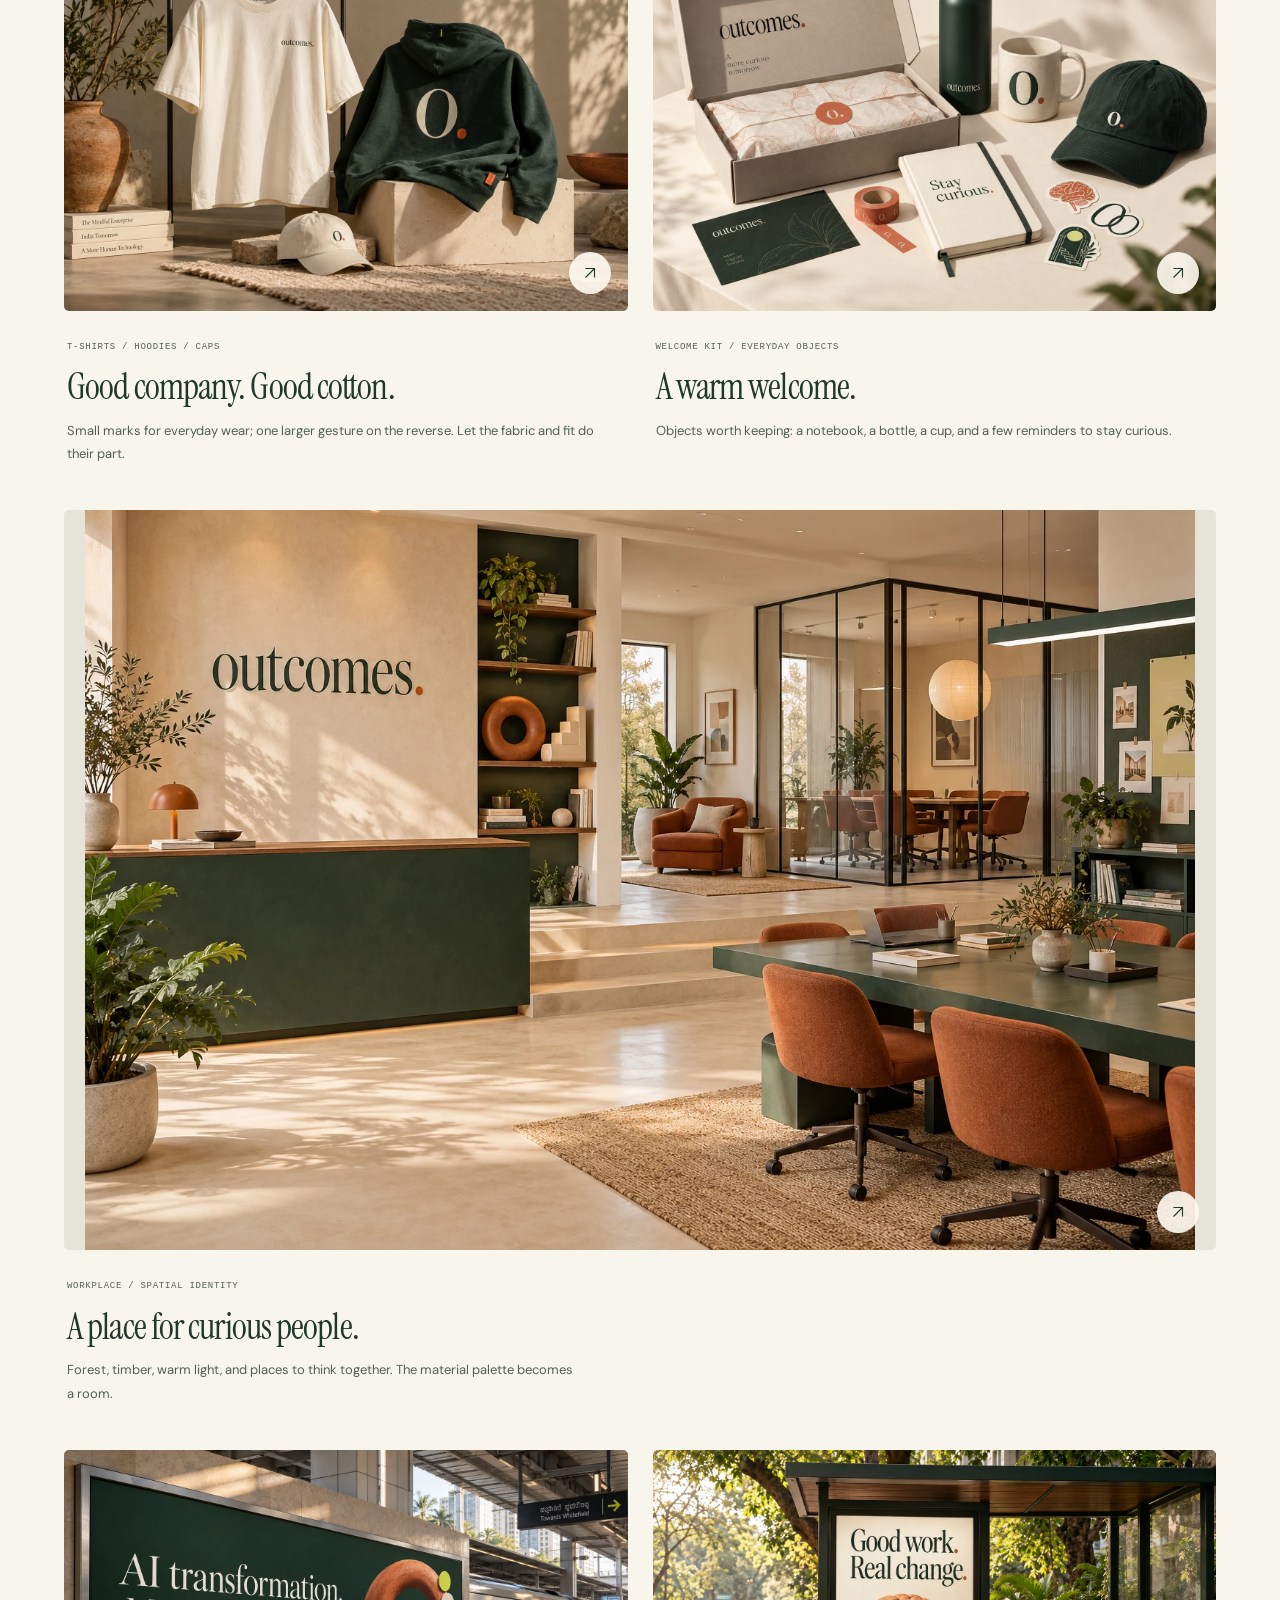
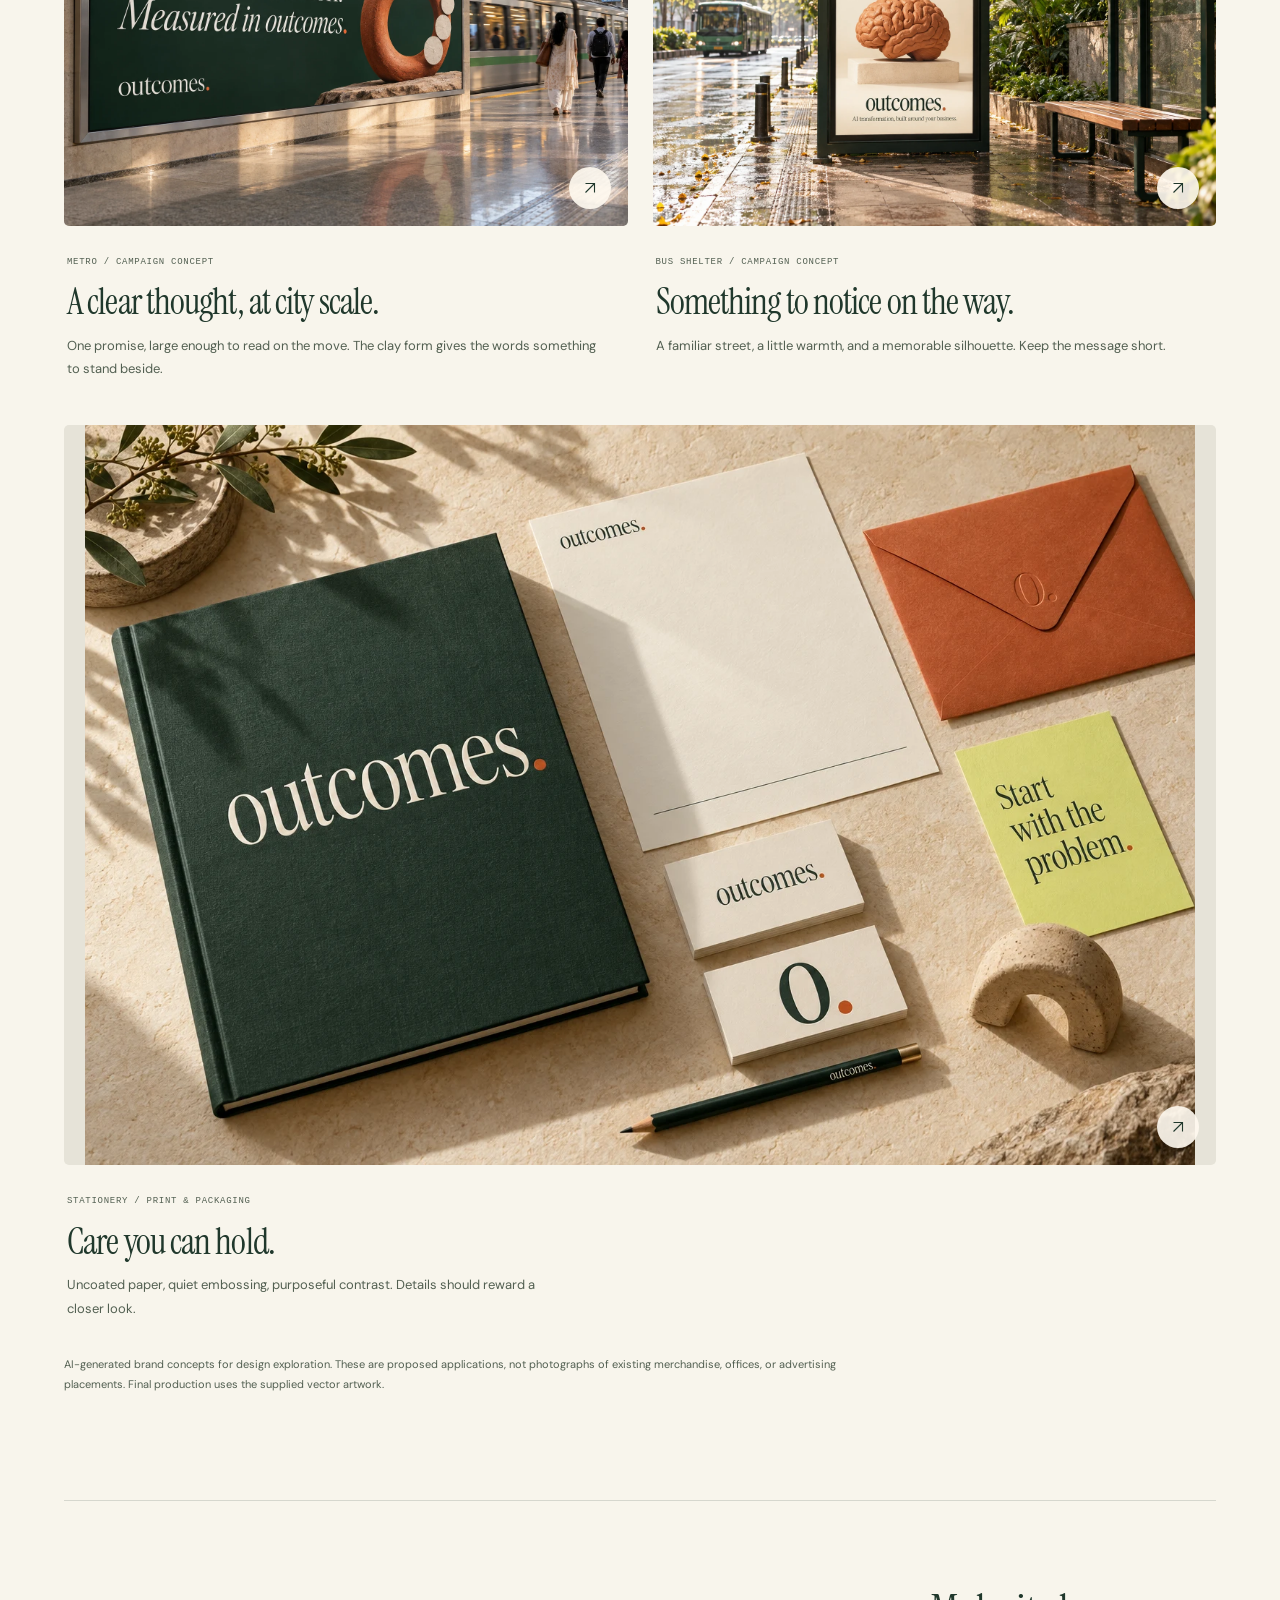
<file: design-system/index.html>
<!DOCTYPE html><html lang="en"><head><meta charset="UTF-8"><meta name="viewport" content="width=device-width, initial-scale=1"><meta name="description" content="The internal working reference for the Outcomes identity: typography, colour, illustration, motion, and applications."><meta name="theme-color" content="#f5f3e9"><meta name="robots" content="noindex, nofollow"><title>Outcomes Brand Studio — identity, imagery &amp; motion</title><link rel="icon" href="/favicon.svg" type="image/svg+xml"><link rel="canonical" href="https://getoutcomes.ai/design-system/"><meta property="og:type" content="website"><meta property="og:title" content="Outcomes Brand Studio — identity, imagery &amp; motion"><meta property="og:description" content="The internal working reference for the Outcomes identity: typography, colour, illustration, motion, and applications."><meta property="og:site_name" content="Outcomes"><meta property="og:url" content="https://getoutcomes.ai/design-system/"><meta property="og:image" content="https://getoutcomes.ai/images/social.png"><meta name="twitter:card" content="summary_large_image"><link rel="stylesheet" href="/_astro/Arrow.MvuInPYR.css"><style>.case-artwork[data-astro-cid-3b4ww2ev]{isolation:isolate;color:#20382c;pointer-events:none;place-items:center;width:100%;max-width:300px;height:220px;display:grid;position:relative}.case-artwork[data-astro-cid-3b4ww2ev].compact{max-width:260px;height:190px}.scene[data-astro-cid-3b4ww2ev]{filter:drop-shadow(3px 9px 6px #20382c16);width:100%;height:100%;overflow:visible}.art-serif[data-astro-cid-3b4ww2ev]{fill:#20382c;font-family:var(--serif,"Instrument Serif",Georgia,serif);letter-spacing:-.04em}.art-kicker[data-astro-cid-3b4ww2ev]{font-family:var(--sans,"DM Sans Variable",Arial,sans-serif);letter-spacing:.055em;fill:#20382c;font-size:8px}.art-note[data-astro-cid-3b4ww2ev]{font-family:var(--sans,"DM Sans Variable",Arial,sans-serif);font-size:9px}.artwork-education[data-astro-cid-3b4ww2ev] .art-serif[data-astro-cid-3b4ww2ev]{font-size:25px}.artwork-finance[data-astro-cid-3b4ww2ev] .scene[data-astro-cid-3b4ww2ev]{filter:none}.paper-stack[data-astro-cid-3b4ww2ev],.graduation-cap[data-astro-cid-3b4ww2ev],.judge-wig[data-astro-cid-3b4ww2ev],.finance-house[data-astro-cid-3b4ww2ev],.house-key[data-astro-cid-3b4ww2ev],.finance-stamp[data-astro-cid-3b4ww2ev],.customer-bubble[data-astro-cid-3b4ww2ev],.store-bag[data-astro-cid-3b4ww2ev]{transform-box:fill-box;transform-origin:50%;transition:translate .55s var(--ease,ease),rotate .55s var(--ease,ease)}.commerce-scene[data-astro-cid-3b4ww2ev]{width:100%;height:100%;position:relative}.sneaker[data-astro-cid-3b4ww2ev]{filter:drop-shadow(0 15px 9px #20382c16);width:calc(100% - 10px);transition:transform .6s var(--ease,ease);position:absolute;top:36px;left:5%;transform:rotate(-14deg)}.commerce-bubble[data-astro-cid-3b4ww2ev]{z-index:2;font-family:var(--sans,"DM Sans Variable",Arial,sans-serif);white-space:nowrap;background:#fcf9f0;border-radius:13px;align-items:center;gap:12px;padding:11px 15px;font-size:11px;line-height:1.4;display:flex;position:absolute;box-shadow:0 6px 16px #20382c14}.bubble-one[data-astro-cid-3b4ww2ev]{top:7px;left:5px;transform:rotate(-6deg)}.bubble-two[data-astro-cid-3b4ww2ev]{color:#f8f5ec;background:#20382c;bottom:15px;right:0;transform:rotate(5deg)}.commerce-bubble[data-astro-cid-3b4ww2ev] svg{width:12px;height:12px}.bubble-two[data-astro-cid-3b4ww2ev] svg{margin-left:8px}@media (hover:hover) and (prefers-reduced-motion:no-preference){a:hover .graduation-cap[data-astro-cid-3b4ww2ev],.artwork-preview:hover .graduation-cap[data-astro-cid-3b4ww2ev]{translate:0 -6px;rotate:-3deg}a:hover .paper-stack[data-astro-cid-3b4ww2ev],.artwork-preview:hover .paper-stack[data-astro-cid-3b4ww2ev]{rotate:2deg}a:hover .sneaker[data-astro-cid-3b4ww2ev],.artwork-preview:hover .sneaker[data-astro-cid-3b4ww2ev]{transform:rotate(-7deg)translateY(-7px)}a:hover .judge-wig[data-astro-cid-3b4ww2ev],.artwork-preview:hover .judge-wig[data-astro-cid-3b4ww2ev]{translate:0 -6px;rotate:-3deg}a:hover .finance-house[data-astro-cid-3b4ww2ev],.artwork-preview:hover .finance-house[data-astro-cid-3b4ww2ev]{translate:0 -4px}a:hover .house-key[data-astro-cid-3b4ww2ev],.artwork-preview:hover .house-key[data-astro-cid-3b4ww2ev]{translate:-2px 3px;rotate:-12deg}a:hover .finance-stamp[data-astro-cid-3b4ww2ev],.artwork-preview:hover .finance-stamp[data-astro-cid-3b4ww2ev]{rotate:-7deg}a:hover .customer-bubble[data-astro-cid-3b4ww2ev],.artwork-preview:hover .customer-bubble[data-astro-cid-3b4ww2ev]{translate:5px -5px;rotate:-4deg}a:hover .store-bag[data-astro-cid-3b4ww2ev],.artwork-preview:hover .store-bag[data-astro-cid-3b4ww2ev]{rotate:3deg}}@media (width<=360px){.commerce-bubble[data-astro-cid-3b4ww2ev]{padding:10px 12px;font-size:9px}.bubble-two[data-astro-cid-3b4ww2ev]{bottom:25px}}@media (prefers-reduced-motion:reduce){.case-artwork[data-astro-cid-3b4ww2ev] [data-astro-cid-3b4ww2ev]{transition:none!important}}
</style><link rel="stylesheet" href="/_astro/design-system.BYi9x3fs.css"></head><body><a class="skip-link" href="#main">Skip to content</a><header class="studio-header" data-astro-cid-std4wme7><div class="studio-shell studio-header-inner" data-astro-cid-std4wme7><a href="/" class="wordmark" aria-label="Outcomes home"><span class="wordmark-name">outcomes<span class="wordmark-period">.</span></span></a><span class="studio-edition" data-astro-cid-std4wme7>BRAND STUDIO / 2026</span><a href="/" class="studio-home" data-astro-cid-std4wme7>View the website <svg class="arrow" viewBox="0 0 24 24" fill="none" aria-hidden="true"><path d="M6 18 18 6M6 6h12v12"></path></svg></a></div></header><main id="main" class="brand-studio" data-astro-cid-std4wme7><section class="studio-hero" aria-labelledby="studio-title" data-astro-cid-std4wme7><div class="studio-shell hero-layout" data-astro-cid-std4wme7><div class="hero-title" data-astro-cid-std4wme7><p class="eyebrow" data-astro-cid-std4wme7>THE OUTCOMES FIELD GUIDE</p><h1 id="studio-title" data-astro-cid-std4wme7>Good work.<br data-astro-cid-std4wme7><em data-astro-cid-std4wme7>A world of<br data-astro-cid-std4wme7>its own.</em></h1><p data-astro-cid-std4wme7>An identity for people who turn AI into a better way of working. This is how we make it feel like Outcomes.</p><a class="studio-download" href="/brand/outcomes-brand-kit.zip" download data-astro-cid-std4wme7>Download the brand kit <svg class="arrow" viewBox="0 0 24 24" fill="none" aria-hidden="true"><path d="M6 18 18 6M6 6h12v12"></path></svg></a></div><div class="hero-specimen" aria-hidden="true" data-astro-cid-std4wme7><span class="hero-hairline" data-astro-cid-std4wme7></span><span class="hero-o" data-astro-cid-std4wme7>o<span data-astro-cid-std4wme7>.</span></span><img src="/images/potential.webp" width="1400" height="933" alt="" data-astro-cid-std4wme7><span class="hero-caption" data-astro-cid-std4wme7>WARMTH, WITH A POINT OF VIEW.</span><span class="hero-coordinates" data-astro-cid-std4wme7>O / 01<br data-astro-cid-std4wme7>EST. IN THE WORK</span></div></div><div class="studio-shell hero-foot" data-astro-cid-std4wme7><span data-astro-cid-std4wme7>IDENTITY · IMAGERY · LANGUAGE · MOVEMENT</span><span data-astro-cid-std4wme7>A living reference for the team.</span></div></section><nav class="studio-index" aria-label="Brand guide chapters" data-astro-cid-std4wme7><div class="studio-shell index-inner" data-astro-cid-std4wme7><a href="#ethos" data-astro-cid-std4wme7><span data-astro-cid-std4wme7>01</span>The idea</a><a href="#identity" data-astro-cid-std4wme7><span data-astro-cid-std4wme7>02</span>Identity</a><a href="#colour" data-astro-cid-std4wme7><span data-astro-cid-std4wme7>03</span>Colour</a><a href="#typography" data-astro-cid-std4wme7><span data-astro-cid-std4wme7>04</span>Type</a><a href="#illustration" data-astro-cid-std4wme7><span data-astro-cid-std4wme7>05</span>Illustration</a><a href="#motion" data-astro-cid-std4wme7><span data-astro-cid-std4wme7>06</span>Motion</a><a href="#interface" data-astro-cid-std4wme7><span data-astro-cid-std4wme7>07</span>Interface</a><a href="#applications" data-astro-cid-std4wme7><span data-astro-cid-std4wme7>08</span>In the world</a></div></nav><div class="studio-shell" data-astro-cid-std4wme7><section id="ethos" class="studio-section" aria-labelledby="ethos-title" data-astro-cid-std4wme7><div class="section-intro" data-astro-cid-std4wme7><p class="eyebrow" data-astro-cid-std4wme7>01 / THE IDEA</p><h2 id="ethos-title" data-astro-cid-std4wme7>Capable enough to build it.<br data-astro-cid-std4wme7><em data-astro-cid-std4wme7>Human enough to care.</em></h2><p data-astro-cid-std4wme7>Outcomes helps companies redesign how work gets done with AI. We start with the business, build around its people, and stay close as the systems become part of everyday work.</p></div><div class="ethos-grid" data-astro-cid-std4wme7><div class="positioning-card" data-astro-cid-std4wme7><span class="eyebrow" data-astro-cid-std4wme7>THE PROMISE</span><p data-astro-cid-std4wme7>AI transformation.<br data-astro-cid-std4wme7><em data-astro-cid-std4wme7>Measured in outcomes.</em></p><div class="positioning-rule" data-astro-cid-std4wme7></div><span data-astro-cid-std4wme7>Clear about the work.<br data-astro-cid-std4wme7>Accountable for what changes.</span></div><div class="voice-card" data-astro-cid-std4wme7><h3 data-astro-cid-std4wme7>Sound like someone<br data-astro-cid-std4wme7>you would build with.</h3><p data-astro-cid-std4wme7>Warm, direct, and specific. Explain what we do, who it helps, and what happens next. Have a point of view. Make room for a conversation.</p><dl data-astro-cid-std4wme7><div data-astro-cid-std4wme7><dt data-astro-cid-std4wme7>Warm</dt><dd data-astro-cid-std4wme7>“Bring a workflow you wish worked better.”</dd></div><div data-astro-cid-std4wme7><dt data-astro-cid-std4wme7>Concrete</dt><dd data-astro-cid-std4wme7>“We connect your tools and company knowledge.”</dd></div><div data-astro-cid-std4wme7><dt data-astro-cid-std4wme7>Accountable</dt><dd data-astro-cid-std4wme7>“We agree what better looks like, then check.”</dd></div></dl></div></div><div class="editorial-rules" data-astro-cid-std4wme7><div data-astro-cid-std4wme7><span class="rule-label" data-astro-cid-std4wme7>WRITE THIS WAY</span><p data-astro-cid-std4wme7>Describe the work. Use a clear verb. Keep the promise proportional to the evidence. Let useful details carry the story.</p></div><div data-astro-cid-std4wme7><span class="rule-label" data-astro-cid-std4wme7>LEAVE THIS OUT</span><p data-astro-cid-std4wme7>“Unlock limitless potential.” “Revolutionise your future.” Generic claims, invented proof, and language that could belong to anyone.</p></div></div></section><section id="identity" class="studio-section" aria-labelledby="identity-title" data-astro-cid-std4wme7><div class="section-intro split-intro" data-astro-cid-std4wme7><div data-astro-cid-std4wme7><p class="eyebrow" data-astro-cid-std4wme7>02 / IDENTITY</p><h2 id="identity-title" data-astro-cid-std4wme7>A name.<br data-astro-cid-std4wme7><em data-astro-cid-std4wme7>A full stop.</em></h2></div><p data-astro-cid-std4wme7>Lowercase, quietly assured. Instrument Serif gives the wordmark its character; the terracotta dot makes it ours. The brand name is simply Outcomes.</p></div><div class="identity-board" data-astro-cid-std4wme7><div class="wordmark-specimen" data-astro-cid-std4wme7><span class="specimen-kicker" data-astro-cid-std4wme7>PRIMARY WORDMARK</span><div class="clearspace-frame" data-astro-cid-std4wme7><a href="/" class="wordmark wordmark-footer" aria-label="Outcomes home"><span class="wordmark-name">outcomes<span class="wordmark-period">.</span></span></a><span class="clearspace-label" data-astro-cid-std4wme7>x</span></div><span class="specimen-caption" data-astro-cid-std4wme7>Give the mark at least one dot’s diameter of clear space.</span></div><div class="monogram-specimen" data-astro-cid-std4wme7><span class="specimen-kicker" data-astro-cid-std4wme7>COMPACT SIGNATURE</span><span class="large-monogram" data-astro-cid-std4wme7>o<span data-astro-cid-std4wme7>.</span></span><span class="specimen-caption" data-astro-cid-std4wme7>For avatars, small surfaces, and the opening gesture.</span></div></div><div class="identity-details" data-astro-cid-std4wme7><div data-astro-cid-std4wme7><h3 data-astro-cid-std4wme7>Scale with care.</h3><p data-astro-cid-std4wme7>Start at 120 px wide for the wordmark and 24 px for the compact mark. Keep both readable; use a plain background at small sizes.</p><div class="small-marks" data-astro-cid-std4wme7><span class="small-wordmark" data-astro-cid-std4wme7>outcomes<span data-astro-cid-std4wme7>.</span></span><span class="small-monogram" data-astro-cid-std4wme7>o<span data-astro-cid-std4wme7>.</span></span></div></div><div data-astro-cid-std4wme7><h3 data-astro-cid-std4wme7>Keep the character.</h3><p data-astro-cid-std4wme7>Use the supplied artwork. Keep the proportions and dot intact. Don’t add a descriptor, stretch the lettering, or put the mark inside a decorative badge.</p><p class="micro-note" data-astro-cid-std4wme7>On dark surfaces: paper lettering, terracotta dot. In one colour: render the entire mark in forest or paper.</p></div></div></section><section id="colour" class="studio-section" aria-labelledby="colour-title" data-astro-cid-std4wme7><div class="section-intro" data-astro-cid-std4wme7><p class="eyebrow" data-astro-cid-std4wme7>03 / COLOUR</p><h2 id="colour-title" data-astro-cid-std4wme7>Grounded.<br data-astro-cid-std4wme7><em data-astro-cid-std4wme7>With a little possibility.</em></h2><p data-astro-cid-std4wme7>Forest and paper do most of the work. Citron is the invitation. Terracotta adds the warmth of something made by hand.</p></div><div class="colour-ratio" role="img" aria-label="Suggested balance: forest and paper dominate; citron and terracotta are accents" data-astro-cid-std4wme7><span data-astro-cid-std4wme7>Forest</span><span data-astro-cid-std4wme7>Paper</span><span data-astro-cid-std4wme7>Citron</span><span aria-hidden="true" data-astro-cid-std4wme7></span></div><div class="palette-grid" data-astro-cid-std4wme7><button class="palette-chip palette-dark" type="button" style="--chip:#20382c" data-copy-color="#20382c" aria-label="Copy Forest #20382c" data-astro-cid-std4wme7><span class="chip-top" data-astro-cid-std4wme7><span data-astro-cid-std4wme7>Forest</span><svg class="arrow" viewBox="0 0 24 24" fill="none" aria-hidden="true"><path d="M6 18 18 6M6 6h12v12"></path></svg></span><strong data-astro-cid-std4wme7>#20382c</strong><span class="chip-role" data-astro-cid-std4wme7>Primary ink · foundations</span></button><button class="palette-chip" type="button" style="--chip:#f8f5ec" data-copy-color="#f8f5ec" aria-label="Copy Paper #f8f5ec" data-astro-cid-std4wme7><span class="chip-top" data-astro-cid-std4wme7><span data-astro-cid-std4wme7>Paper</span><svg class="arrow" viewBox="0 0 24 24" fill="none" aria-hidden="true"><path d="M6 18 18 6M6 6h12v12"></path></svg></span><strong data-astro-cid-std4wme7>#f8f5ec</strong><span class="chip-role" data-astro-cid-std4wme7>Warm editorial canvas</span></button><button class="palette-chip" type="button" style="--chip:#e4ff85" data-copy-color="#e4ff85" aria-label="Copy Citron #e4ff85" data-astro-cid-std4wme7><span class="chip-top" data-astro-cid-std4wme7><span data-astro-cid-std4wme7>Citron</span><svg class="arrow" viewBox="0 0 24 24" fill="none" aria-hidden="true"><path d="M6 18 18 6M6 6h12v12"></path></svg></span><strong data-astro-cid-std4wme7>#e4ff85</strong><span class="chip-role" data-astro-cid-std4wme7>Invitations · useful emphasis</span></button><button class="palette-chip" type="button" style="--chip:#d86b48" data-copy-color="#d86b48" aria-label="Copy Terracotta #d86b48" data-astro-cid-std4wme7><span class="chip-top" data-astro-cid-std4wme7><span data-astro-cid-std4wme7>Terracotta</span><svg class="arrow" viewBox="0 0 24 24" fill="none" aria-hidden="true"><path d="M6 18 18 6M6 6h12v12"></path></svg></span><strong data-astro-cid-std4wme7>#d86b48</strong><span class="chip-role" data-astro-cid-std4wme7>The dot · decorative warmth</span></button><button class="palette-chip palette-dark" type="button" style="--chip:#14291f" data-copy-color="#14291f" aria-label="Copy Deep forest #14291f" data-astro-cid-std4wme7><span class="chip-top" data-astro-cid-std4wme7><span data-astro-cid-std4wme7>Deep forest</span><svg class="arrow" viewBox="0 0 24 24" fill="none" aria-hidden="true"><path d="M6 18 18 6M6 6h12v12"></path></svg></span><strong data-astro-cid-std4wme7>#14291f</strong><span class="chip-role" data-astro-cid-std4wme7>Atmospheric opening scenes</span></button><button class="palette-chip palette-dark" type="button" style="--chip:#9d402c" data-copy-color="#9d402c" aria-label="Copy Rust #9d402c" data-astro-cid-std4wme7><span class="chip-top" data-astro-cid-std4wme7><span data-astro-cid-std4wme7>Rust</span><svg class="arrow" viewBox="0 0 24 24" fill="none" aria-hidden="true"><path d="M6 18 18 6M6 6h12v12"></path></svg></span><strong data-astro-cid-std4wme7>#9d402c</strong><span class="chip-role" data-astro-cid-std4wme7>Accessible text emphasis</span></button><button class="palette-chip palette-dark" type="button" style="--chip:#536052" data-copy-color="#536052" aria-label="Copy Soft ink #536052" data-astro-cid-std4wme7><span class="chip-top" data-astro-cid-std4wme7><span data-astro-cid-std4wme7>Soft ink</span><svg class="arrow" viewBox="0 0 24 24" fill="none" aria-hidden="true"><path d="M6 18 18 6M6 6h12v12"></path></svg></span><strong data-astro-cid-std4wme7>#536052</strong><span class="chip-role" data-astro-cid-std4wme7>Supporting text on paper</span></button><button class="palette-chip" type="button" style="--chip:#e9eadf" data-copy-color="#e9eadf" aria-label="Copy Sage #e9eadf" data-astro-cid-std4wme7><span class="chip-top" data-astro-cid-std4wme7><span data-astro-cid-std4wme7>Sage</span><svg class="arrow" viewBox="0 0 24 24" fill="none" aria-hidden="true"><path d="M6 18 18 6M6 6h12v12"></path></svg></span><strong data-astro-cid-std4wme7>#e9eadf</strong><span class="chip-role" data-astro-cid-std4wme7>Quiet secondary surfaces</span></button></div><p class="copy-feedback" data-copy-feedback aria-live="polite" data-astro-cid-std4wme7>Select a swatch to copy its hex value.</p><div class="palette-notes" data-astro-cid-std4wme7><p data-astro-cid-std4wme7><strong data-astro-cid-std4wme7>Text needs a quieter accent.</strong> Use rust for coloured text on paper. Terracotta is for marks, objects, and decorative details, where it does not need to carry small text.</p><p data-astro-cid-std4wme7><strong data-astro-cid-std4wme7>Surfaces can shift.</strong> Sand #e8dfc9, sage #dce6df, and lavender #e8e3f0 belong to the workbench illustrations. Keep new surface colours muted and let the core palette hold the identity together.</p></div></section><section id="typography" class="studio-section" aria-labelledby="type-title" data-astro-cid-std4wme7><div class="section-intro" data-astro-cid-std4wme7><p class="eyebrow" data-astro-cid-std4wme7>04 / TYPOGRAPHY</p><h2 id="type-title" data-astro-cid-std4wme7>Expressive up close.<br data-astro-cid-std4wme7><em data-astro-cid-std4wme7>Clear at every size.</em></h2></div><div class="type-specimens" data-astro-cid-std4wme7><div class="type-serif" data-astro-cid-std4wme7><span class="eyebrow" data-astro-cid-std4wme7>INSTRUMENT SERIF / 400 + ITALIC</span><p data-astro-cid-std4wme7>Aa<span data-astro-cid-std4wme7>&</span><em data-astro-cid-std4wme7>Oo.</em></p><span class="type-description" data-astro-cid-std4wme7>Character in the headline. One italic phrase can change the pace.</span></div><div class="type-sans" data-astro-cid-std4wme7><span class="eyebrow" data-astro-cid-std4wme7>DM SANS / VARIABLE</span><p data-astro-cid-std4wme7>Good ideas<br data-astro-cid-std4wme7>deserve good<br data-astro-cid-std4wme7><strong data-astro-cid-std4wme7>explanations.</strong></p><span class="type-description" data-astro-cid-std4wme7>Direct, open, and easy to read. The voice of the work itself.</span></div></div><div class="type-scale" data-astro-cid-std4wme7><div data-astro-cid-std4wme7><span data-astro-cid-std4wme7>DISPLAY / 64–120 PX</span><p class="scale-display" data-astro-cid-std4wme7>Build what matters.</p></div><div data-astro-cid-std4wme7><span data-astro-cid-std4wme7>SECTION / 48–80 PX</span><p class="scale-section" data-astro-cid-std4wme7>Make it useful.</p></div><div data-astro-cid-std4wme7><span data-astro-cid-std4wme7>BODY / 14–18 PX · 1.6–1.8 LINE HEIGHT</span><p class="scale-body" data-astro-cid-std4wme7>We work alongside your people to understand the business, build useful AI, and make it part of the way work gets done.</p></div><div data-astro-cid-std4wme7><span data-astro-cid-std4wme7>CAPTION / 10–12 PX · COURIER NEW</span><p class="scale-caption" data-astro-cid-std4wme7>A LITTLE CONTEXT GOES A LONG WAY.</p></div></div><div class="type-playground" data-astro-cid-std4wme7><div class="playground-controls" data-astro-cid-std4wme7><label for="type-sample" data-astro-cid-std4wme7>Try a line of your own<input id="type-sample" type="text" value="Intelligence we build. Owned by you." maxlength="120" data-astro-cid-std4wme7></label><label for="type-size" data-astro-cid-std4wme7>Size <output id="type-size-output" data-astro-cid-std4wme7>64 px</output><input id="type-size" type="range" min="32" max="96" value="64" data-astro-cid-std4wme7></label><label for="type-style" data-astro-cid-std4wme7>Style<select id="type-style" data-astro-cid-std4wme7><option value="serif" data-astro-cid-std4wme7>Instrument Serif</option><option value="italic" data-astro-cid-std4wme7>Instrument Serif Italic</option><option value="sans" data-astro-cid-std4wme7>DM Sans</option></select></label></div><p class="type-live" data-type-live data-astro-cid-std4wme7>Intelligence we build. Owned by you.</p></div></section><section id="illustration" class="studio-section" aria-labelledby="illustration-title" data-astro-cid-std4wme7><div class="section-intro" data-astro-cid-std4wme7><p class="eyebrow" data-astro-cid-std4wme7>05 / ILLUSTRATION</p><h2 id="illustration-title" data-astro-cid-std4wme7>A world you<br data-astro-cid-std4wme7><em data-astro-cid-std4wme7>can almost touch.</em></h2><p data-astro-cid-std4wme7>Three related languages: clay for the larger idea, layered paper for the work, and playful industry scenes for the customer story. Each image should help explain the copy beside it.</p></div><div class="library-heading" data-astro-cid-std4wme7><div data-astro-cid-std4wme7><span class="eyebrow" data-astro-cid-std4wme7>A / THE CLAY LIBRARY</span><h3 data-astro-cid-std4wme7>Intelligence, given form.</h3></div><div class="backdrop-controls" role="group" aria-label="Clay library background" data-astro-cid-std4wme7><button type="button" data-backdrop="paper" aria-pressed="true" data-astro-cid-std4wme7>Paper</button><button type="button" data-backdrop="forest" aria-pressed="false" data-astro-cid-std4wme7>Forest</button><button type="button" data-backdrop="citron" aria-pressed="false" data-astro-cid-std4wme7>Citron</button></div></div><div class="clay-library" data-clay-library data-background="paper" data-astro-cid-std4wme7><figure data-astro-cid-std4wme7><div class="clay-display" data-astro-cid-std4wme7><span data-astro-cid-std4wme7>01</span><img src="/images/potential.webp" width="1400" height="933" alt="Potential: A path through the O." loading="lazy" data-astro-cid-std4wme7></div><figcaption data-astro-cid-std4wme7><strong data-astro-cid-std4wme7>Potential</strong><span data-astro-cid-std4wme7>A path through the O.</span></figcaption></figure><figure data-astro-cid-std4wme7><div class="clay-display" data-astro-cid-std4wme7><span data-astro-cid-std4wme7>02</span><img src="/images/practice.webp" width="900" height="900" alt="Practice: Learning, one step at a time." loading="lazy" data-astro-cid-std4wme7></div><figcaption data-astro-cid-std4wme7><strong data-astro-cid-std4wme7>Practice</strong><span data-astro-cid-std4wme7>Learning, one step at a time.</span></figcaption></figure><figure data-astro-cid-std4wme7><div class="clay-display" data-astro-cid-std4wme7><span data-astro-cid-std4wme7>03</span><img src="/images/discover.webp" width="1200" height="800" alt="Discovery: Look closer at the work." loading="lazy" data-astro-cid-std4wme7></div><figcaption data-astro-cid-std4wme7><strong data-astro-cid-std4wme7>Discovery</strong><span data-astro-cid-std4wme7>Look closer at the work.</span></figcaption></figure><figure data-astro-cid-std4wme7><div class="clay-display" data-astro-cid-std4wme7><span data-astro-cid-std4wme7>04</span><img src="/images/map.webp" width="1200" height="800" alt="Direction: Connections and choices." loading="lazy" data-astro-cid-std4wme7></div><figcaption data-astro-cid-std4wme7><strong data-astro-cid-std4wme7>Direction</strong><span data-astro-cid-std4wme7>Connections and choices.</span></figcaption></figure><figure data-astro-cid-std4wme7><div class="clay-display" data-astro-cid-std4wme7><span data-astro-cid-std4wme7>05</span><img src="/images/build.webp" width="1200" height="800" alt="Building: Parts becoming a system." loading="lazy" data-astro-cid-std4wme7></div><figcaption data-astro-cid-std4wme7><strong data-astro-cid-std4wme7>Building</strong><span data-astro-cid-std4wme7>Parts becoming a system.</span></figcaption></figure><figure data-astro-cid-std4wme7><div class="clay-display" data-astro-cid-std4wme7><span data-astro-cid-std4wme7>06</span><img src="/images/connected.webp" width="1400" height="933" alt="Connection: A shared foundation." loading="lazy" data-astro-cid-std4wme7></div><figcaption data-astro-cid-std4wme7><strong data-astro-cid-std4wme7>Connection</strong><span data-astro-cid-std4wme7>A shared foundation.</span></figcaption></figure><figure data-astro-cid-std4wme7><div class="clay-display" data-astro-cid-std4wme7><span data-astro-cid-std4wme7>07</span><img src="/images/business-people.webp" width="700" height="700" alt="People: The people doing the work." loading="lazy" data-astro-cid-std4wme7></div><figcaption data-astro-cid-std4wme7><strong data-astro-cid-std4wme7>People</strong><span data-astro-cid-std4wme7>The people doing the work.</span></figcaption></figure><figure data-astro-cid-std4wme7><div class="clay-display" data-astro-cid-std4wme7><span data-astro-cid-std4wme7>08</span><img src="/images/business-tools.webp" width="700" height="700" alt="Tools: The systems already in use." loading="lazy" data-astro-cid-std4wme7></div><figcaption data-astro-cid-std4wme7><strong data-astro-cid-std4wme7>Tools</strong><span data-astro-cid-std4wme7>The systems already in use.</span></figcaption></figure><figure data-astro-cid-std4wme7><div class="clay-display" data-astro-cid-std4wme7><span data-astro-cid-std4wme7>09</span><img src="/images/business-knowledge.webp" width="700" height="700" alt="Knowledge: What the organisation knows." loading="lazy" data-astro-cid-std4wme7></div><figcaption data-astro-cid-std4wme7><strong data-astro-cid-std4wme7>Knowledge</strong><span data-astro-cid-std4wme7>What the organisation knows.</span></figcaption></figure><figure data-astro-cid-std4wme7><div class="clay-display" data-astro-cid-std4wme7><span data-astro-cid-std4wme7>10</span><img src="/images/business-brain.webp" width="700" height="700" alt="Intelligence: Bespoke intelligence, owned by you." loading="lazy" data-astro-cid-std4wme7></div><figcaption data-astro-cid-std4wme7><strong data-astro-cid-std4wme7>Intelligence</strong><span data-astro-cid-std4wme7>Bespoke intelligence, owned by you.</span></figcaption></figure></div><div class="making-note" data-astro-cid-std4wme7><span class="eyebrow" data-astro-cid-std4wme7>THE MATERIAL BRIEF</span><p data-astro-cid-std4wme7>Matte clay and painted wood. Rounded edges, tactile grain, warm light from the upper left. Forest, cream, and terracotta. Complete silhouettes on transparent backgrounds. Keep lettering in the page, never baked into the image.</p></div><div class="library-heading paper-heading" data-astro-cid-std4wme7><div data-astro-cid-std4wme7><span class="eyebrow" data-astro-cid-std4wme7>B / THE WORKBENCH</span><h3 data-astro-cid-std4wme7>Show the work taking shape.</h3></div><p data-astro-cid-std4wme7>The same reusable scenes used on the website. Editable type, purposeful layers, and familiar moments at work.</p></div><div class="studio-workbench" data-astro-cid-std4wme7><div class="outcome-gallery wrap" aria-label="How we help your company use AI"><article class="outcome-card outcome-learning"><div class="outcome-illustration illustration-workshop"><div class="workshop-sheet sheet-back" aria-hidden="true"></div><div class="workshop-sheet"><span class="eyebrow">TEAM WORKSHOP</span><strong>What would you<br>try first?</strong><div class="idea-note note-one">The weekly<br>report.</div><div class="idea-note note-two">Finding the<br>right answer.</div><div class="pencil" aria-hidden="true"></div></div><span class="example-label">ILLUSTRATIVE EXAMPLE</span></div><div class="outcome-caption"><span class="eyebrow">01 / WORKSHOPS</span><h3>Help your team use AI.</h3><p>We run hands-on workshops and hackathons using your team’s own tasks. People learn by trying, with help from builders who work alongside them.</p></div></article><article class="outcome-card outcome-knowledge"><div class="outcome-illustration illustration-discovery"><div class="knowledge-file file-back" aria-hidden="true">WORKFLOW NOTES<span></span><span></span><span></span></div><div class="knowledge-file file-front" aria-hidden="true">HAND-OFFS & TOOLS<span></span><span></span></div><div class="answer-card"><span class="answer-dot" aria-hidden="true">o.</span><p>Where does the<br>work get stuck?</p><div class="source-tags"><span>People</span><span>Tools</span><span>Decisions</span></div></div><span class="example-label">ILLUSTRATIVE EXAMPLE</span></div><div class="outcome-caption"><span class="eyebrow">02 / UNDERSTANDING THE WORK</span><h3>Find what’s worth changing.</h3><p>We talk to the people doing the work and follow the hand-offs between them. Together, we identify where AI could help and make a plan for what to build.</p></div></article><article class="outcome-card outcome-workflows"><div class="outcome-illustration illustration-deployment"><div class="workflow-thread" aria-hidden="true"></div><div class="workflow-step step-one"><span class="step-icon">01</span><span>A request arrives</span><span class="step-check" aria-hidden="true">✓</span></div><div class="workflow-step step-two"><span class="step-icon">02</span><span>AI prepares the work</span><span class="step-check" aria-hidden="true">✓</span></div><div class="workflow-step step-three"><span class="step-icon">03</span><span>Your team reviews</span><span class="review-dot" aria-hidden="true"></span></div><span class="example-label">ILLUSTRATIVE EXAMPLE</span></div><div class="outcome-caption"><span class="eyebrow">03 / BUILDING &amp; ADOPTION</span><h3>Put working tools in their hands.</h3><p>We build the agents and applications, connect them to your systems, and help your team use them. The work continues through adoption and governance.</p></div></article></div></div><div class="illustration-rules" data-astro-cid-std4wme7><p data-astro-cid-std4wme7><strong data-astro-cid-std4wme7>One focal idea.</strong> A question in the workshop. A hand-off in discovery. Human review in deployment. Match the picture, the headline, and the explanation.</p><p data-astro-cid-std4wme7><strong data-astro-cid-std4wme7>Small, deliberate imperfections.</strong> Two or three paper layers. Gentle angles. Shadows fall downwards. The main message stays upright enough to read.</p></div><div class="library-heading case-library-heading" data-astro-cid-std4wme7><div data-astro-cid-std4wme7><span class="eyebrow" data-astro-cid-std4wme7>C / THE INDUSTRY SCENES</span><h3 data-astro-cid-std4wme7>A little character.<br data-astro-cid-std4wme7>A recognisable world.</h3></div><p data-astro-cid-std4wme7>Editorial caricatures of the work itself. Exaggerate the silhouette, simplify the details, and keep the industry recognisable.</p></div><div class="case-art-library" data-astro-cid-std4wme7><figure data-astro-cid-std4wme7><div class="case-art-stage artwork-preview" data-astro-cid-std4wme7><div class="case-artwork artwork-education" aria-hidden="true" data-astro-cid-3b4ww2ev><svg class="scene education-scene" viewBox="0 0 300 220" fill="none" data-astro-cid-3b4ww2ev><g class="paper-stack" data-astro-cid-3b4ww2ev><rect x="77" y="53" width="133" height="151" rx="3" transform="rotate(-12 77 53)" fill="#e9edda" stroke="#c4cbb8" data-astro-cid-3b4ww2ev></rect><g transform="rotate(5 161 132)" data-astro-cid-3b4ww2ev><rect x="91" y="59" width="137" height="151" rx="3" fill="#fffaf0" stroke="#d3cfbb" data-astro-cid-3b4ww2ev></rect><path d="M107 153H182M107 166H166M107 179H154" stroke="#b8bfa7" data-astro-cid-3b4ww2ev></path><text x="107" y="111" class="art-kicker" data-astro-cid-3b4ww2ev>ADMISSIONS</text><text x="105" y="140" class="art-serif" font-size="32" data-astro-cid-3b4ww2ev>Your place.</text><circle cx="200" cy="176" r="20" fill="#d86b48" data-astro-cid-3b4ww2ev></circle><path d="m191 175 6 6 11-13" stroke="#20382c" stroke-width="2" stroke-linecap="round" stroke-linejoin="round" data-astro-cid-3b4ww2ev></path></g></g><g class="graduation-cap" transform="translate(-23 -18) rotate(-9 116 58)" data-astro-cid-3b4ww2ev><path d="M71 61V87Q110 114 149 87V61" fill="#284837" stroke="#20382c" stroke-width="1.5" data-astro-cid-3b4ww2ev></path><path d="M41 54 111 23 181 54 111 84Z" fill="#20382c" stroke="#20382c" stroke-width="1.5" data-astro-cid-3b4ww2ev></path><path d="m41 54 70 30 70-30" stroke="#536b50" data-astro-cid-3b4ww2ev></path><path d="m111 53 57 24v44" stroke="#d86b48" stroke-width="2.5" stroke-linecap="round" data-astro-cid-3b4ww2ev></path><circle cx="111" cy="53" r="3" fill="#d86b48" data-astro-cid-3b4ww2ev></circle><path d="m168 114-5 15h10Z" fill="#d86b48" data-astro-cid-3b4ww2ev></path></g></svg></div></div><figcaption data-astro-cid-std4wme7><strong data-astro-cid-std4wme7>Education</strong><span data-astro-cid-std4wme7>An invitation to learn, made tangible.</span></figcaption></figure><figure data-astro-cid-std4wme7><div class="case-art-stage artwork-preview" data-astro-cid-std4wme7><div class="case-artwork artwork-commerce" aria-hidden="true" data-astro-cid-3b4ww2ev><div class="commerce-scene" data-astro-cid-3b4ww2ev><div class="commerce-bubble bubble-one" data-astro-cid-3b4ww2ev>Found your next pair?</div><svg class="sneaker" viewBox="0 0 320 170" fill="none" data-astro-cid-3b4ww2ev><path d="M36 101 50 42Q67 47 81 67L112 49 164 96Q180 106 217 109L270 125Q285 130 283 145H32Q24 130 36 101Z" fill="#f8f5ec" stroke="#20382c" stroke-width="2" data-astro-cid-3b4ww2ev></path><path d="M32 130Q143 143 283 134M93 65 125 88M107 59 139 91M124 65 154 99M139 81 165 103M39 105Q66 109 87 87L114 106Q141 126 181 120" stroke="#20382c" stroke-width="2" data-astro-cid-3b4ww2ev></path><path d="m129 91 31 27 55 6-10-11-34-5-23-23Z" fill="#d86b48" data-astro-cid-3b4ww2ev></path></svg><div class="commerce-bubble bubble-two" data-astro-cid-3b4ww2ev>That’s the one. <svg class="arrow" viewBox="0 0 24 24" fill="none" aria-hidden="true"><path d="M6 18 18 6M6 6h12v12"></path></svg></div></div></div></div><figcaption data-astro-cid-std4wme7><strong data-astro-cid-std4wme7>Commerce</strong><span data-astro-cid-std4wme7>A familiar product, ready for a conversation.</span></figcaption></figure><figure data-astro-cid-std4wme7><div class="case-art-stage artwork-preview" data-astro-cid-std4wme7><div class="case-artwork artwork-legal" aria-hidden="true" data-astro-cid-3b4ww2ev><svg class="scene legal-scene" viewBox="0 0 300 220" fill="none" data-astro-cid-3b4ww2ev><g class="legal-brief" transform="rotate(-8 151 169)" data-astro-cid-3b4ww2ev><path d="M61 139h50l9 9h115v54H61Z" fill="#d86b48" stroke="#aa5136" stroke-width="1.4" data-astro-cid-3b4ww2ev></path><rect x="68" y="134" width="159" height="63" rx="3" fill="#f8f1dc" stroke="#c9b999" data-astro-cid-3b4ww2ev></rect><path d="M86 171h72m-72 9h49" stroke="#9daa8a" data-astro-cid-3b4ww2ev></path><text x="86" y="156" class="art-kicker" data-astro-cid-3b4ww2ev>THE MATTER AT HAND</text><path d="M211 141v43q-8 10-16 0v-35q4-7 9 0v30" stroke="#73836a" stroke-width="1.4" stroke-linecap="round" data-astro-cid-3b4ww2ev></path></g><g class="judge-wig" transform="rotate(6 147 91)" data-astro-cid-3b4ww2ev><path d="M100 80Q76 70 80 101Q71 115 83 128Q75 143 91 151Q86 161 101 165Q122 168 121 147L116 83Z" fill="#eee4cd" stroke="#897e65" stroke-width="1.4" data-astro-cid-3b4ww2ev></path><path d="M188 80Q211 72 208 101Q219 113 207 129Q217 143 201 151Q207 163 193 167Q172 170 171 149L174 85Z" fill="#eee4cd" stroke="#897e65" stroke-width="1.4" data-astro-cid-3b4ww2ev></path><path d="M81 94Q72 75 88 60Q85 39 109 34Q123 20 144 26Q168 15 183 34Q206 39 209 59Q223 77 207 96Q194 99 185 87Q183 70 164 64Q149 58 133 64Q111 70 106 88Q96 105 81 94Z" fill="#fff9e8" stroke="#897e65" stroke-width="1.4" data-astro-cid-3b4ww2ev></path><path d="M89 58q13-10 22 1m-2-22q-7 15 7 19m11-26q-9 17 5 25m13-29q-9 17 5 28m13-25q-6 17 8 27m11-18q-5 16 10 22M81 75q12-9 22 2m88-5q12-10 21 2M89 99q17-12 26 2M84 115q15-10 33 2M85 132q15-9 33 2M92 148q13-8 26 1m64-49q14-11 24 0m-28 16q15-10 30 0m-30 17q13-9 27 0m-28 16q11-8 24 0" stroke="#c7bba1" stroke-width="1.5" stroke-linecap="round" data-astro-cid-3b4ww2ev></path></g></svg></div></div><figcaption data-astro-cid-std4wme7><strong data-astro-cid-std4wme7>Legal</strong><span data-astro-cid-std4wme7>The work of a practice, made tangible.</span></figcaption></figure><figure data-astro-cid-std4wme7><div class="case-art-stage artwork-preview" data-astro-cid-std4wme7><div class="case-artwork artwork-finance" aria-hidden="true" data-astro-cid-3b4ww2ev><svg class="scene finance-scene" viewBox="0 0 300 220" fill="none" data-astro-cid-3b4ww2ev><ellipse cx="153" cy="191" rx="100" ry="12" fill="#10251a" opacity=".25" data-astro-cid-3b4ww2ev></ellipse><g class="finance-house" data-astro-cid-3b4ww2ev><path d="m153 107 77-23v77l-77 26Z" fill="#d8d3bd" stroke="#314a37" stroke-width="1.5" data-astro-cid-3b4ww2ev></path><path d="M73 107 114 60l43 47v80H73Z" fill="#fff9e8" stroke="#314a37" stroke-width="1.5" data-astro-cid-3b4ww2ev></path><path d="m114 51 74-22 59 62-88 25Z" fill="#d86b48" stroke="#314a37" stroke-width="1.5" data-astro-cid-3b4ww2ev></path><path d="M62 112 114 51l56 64-12 4-44-49-40 47Z" fill="#ef9e76" stroke="#314a37" stroke-width="1.5" data-astro-cid-3b4ww2ev></path><path d="m200 70 0-35 17-5v41Z" fill="#af5237" stroke="#314a37" stroke-width="1.5" data-astro-cid-3b4ww2ev></path><path d="m196 36 21-7 5 4-23 8Z" fill="#e79770" stroke="#314a37" stroke-width="1.5" data-astro-cid-3b4ww2ev></path><path d="M99 185v-44a17 17 0 0 1 34 0v44" fill="#284837" data-astro-cid-3b4ww2ev></path><circle cx="126" cy="159" r="2" fill="#e4ff85" data-astro-cid-3b4ww2ev></circle><path d="m177 121 31-10v29l-31 10Z" fill="#769584" stroke="#314a37" stroke-width="1.4" data-astro-cid-3b4ww2ev></path><path d="m192 116v29m-15-10 31-10" stroke="#fff9e8" stroke-width="1.3" data-astro-cid-3b4ww2ev></path><circle cx="115" cy="102" r="10" fill="#769584" stroke="#314a37" stroke-width="1.3" data-astro-cid-3b4ww2ev></circle><path d="M115 92v20m-10-10h20" stroke="#fff9e8" stroke-width="1.3" data-astro-cid-3b4ww2ev></path></g><g class="house-key" transform="rotate(24 62 157)" data-astro-cid-3b4ww2ev><circle cx="59" cy="145" r="13" fill="#e4ff85" stroke="#20382c" stroke-width="1.5" data-astro-cid-3b4ww2ev></circle><circle cx="59" cy="145" r="5" stroke="#20382c" stroke-width="1.5" data-astro-cid-3b4ww2ev></circle><path d="M55 158v37h8v-8h7v-7h-7v-22" fill="#e4ff85" stroke="#20382c" stroke-width="1.5" data-astro-cid-3b4ww2ev></path></g><g class="finance-stamp" transform="rotate(10 232 171)" data-astro-cid-3b4ww2ev><circle cx="232" cy="171" r="30" fill="#e4ff85" stroke="#c7dd7e" data-astro-cid-3b4ww2ev></circle><text x="232" y="176" text-anchor="middle" class="art-serif" font-size="36" data-astro-cid-3b4ww2ev>10</text><text x="232" y="191" text-anchor="middle" class="art-kicker" font-size="8" data-astro-cid-3b4ww2ev>MIN</text></g></svg></div></div><figcaption data-astro-cid-std4wme7><strong data-astro-cid-std4wme7>Finance</strong><span data-astro-cid-std4wme7>A home and the decisions that get you there.</span></figcaption></figure><figure data-astro-cid-std4wme7><div class="case-art-stage artwork-preview" data-astro-cid-std4wme7><div class="case-artwork artwork-stores" aria-hidden="true" data-astro-cid-3b4ww2ev><svg class="scene stores-scene" viewBox="0 0 300 220" fill="none" data-astro-cid-3b4ww2ev><g class="store-bag" transform="rotate(-10 104 107)" data-astro-cid-3b4ww2ev><path d="M57 62h108l9 134H49Z" fill="#fff9e8" stroke="#c7c9ad" stroke-width="1.4" data-astro-cid-3b4ww2ev></path><path d="M85 80V55q0-28 28-28t28 28v25" stroke="#20382c" stroke-width="3" stroke-linecap="round" data-astro-cid-3b4ww2ev></path><path d="m49 196 13-15 3-109" stroke="#dedbc5" stroke-width="1.4" data-astro-cid-3b4ww2ev></path><text x="79" y="145" class="art-serif" font-size="68" data-astro-cid-3b4ww2ev>o.</text></g><g class="customer-bubble" transform="rotate(9 206 124)" data-astro-cid-3b4ww2ev><path d="M158 79q0-22 23-22h62q23 0 23 22v61q0 23-23 23h-37l-24 20v-20h-1q-23 0-23-23Z" fill="#f1a582" stroke="#ba7759" stroke-width="1.3" data-astro-cid-3b4ww2ev></path><path d="M186 124q24 28 49-1" stroke="#20382c" stroke-width="2.8" stroke-linecap="round" data-astro-cid-3b4ww2ev></path><ellipse cx="190" cy="100" rx="3" ry="4.5" fill="#20382c" data-astro-cid-3b4ww2ev></ellipse><ellipse cx="230" cy="100" rx="3" ry="4.5" fill="#20382c" data-astro-cid-3b4ww2ev></ellipse></g><g transform="rotate(-4 172 192)" data-astro-cid-3b4ww2ev><rect x="116" y="180" width="130" height="27" rx="2" fill="#20382c" data-astro-cid-3b4ww2ev></rect><text x="181" y="197" text-anchor="middle" class="art-note" fill="#fff9e8" data-astro-cid-3b4ww2ev>Every visit has a voice.</text></g></svg></div></div><figcaption data-astro-cid-std4wme7><strong data-astro-cid-std4wme7>Retail</strong><span data-astro-cid-std4wme7>The shop floor as a source of knowledge.</span></figcaption></figure></div></section><section id="motion" class="studio-section" aria-labelledby="motion-title" data-astro-cid-std4wme7><div class="section-intro" data-astro-cid-std4wme7><p class="eyebrow" data-astro-cid-std4wme7>06 / MOTION</p><h2 id="motion-title" data-astro-cid-std4wme7>A little movement.<br data-astro-cid-std4wme7><em data-astro-cid-std4wme7>A clear reason.</em></h2><p data-astro-cid-std4wme7>Motion reveals relationships: an opening becomes a page, papers separate, parts connect. Keep the movement small enough to follow and let it settle.</p></div><div class="motion-lab" data-motion-lab data-astro-cid-whuff3i4><article class="motion-specimen" data-motion-example="signature" data-astro-cid-whuff3i4><div class="motion-stage motion-signature" aria-hidden="true" data-astro-cid-whuff3i4><div class="lab-signature" data-astro-cid-whuff3i4><span data-astro-cid-whuff3i4>o</span><span class="lab-tail" data-astro-cid-whuff3i4>utcomes</span><span class="lab-dot" data-astro-cid-whuff3i4>.</span></div></div><div class="motion-description" data-astro-cid-whuff3i4><h3 data-astro-cid-whuff3i4>A signature, then a beginning.</h3><p data-astro-cid-whuff3i4>The O. becomes Outcomes. Letters arrive in sequence; the mark settles. 1,600 ms.</p><button type="button" class="lab-replay" aria-label="Replay the signature" data-astro-cid-whuff3i4><svg aria-hidden="true" viewBox="0 0 24 24" width="20" height="20" fill="none" stroke="currentColor" stroke-width="1.5" data-astro-cid-whuff3i4><path d="M20 10a8 8 0 1 0-2 8M20 4v6h-6" data-astro-cid-whuff3i4></path></svg> Replay</button></div></article><article class="motion-specimen" data-motion-example="paper" data-astro-cid-whuff3i4><div class="motion-stage motion-paper" aria-hidden="true" data-astro-cid-whuff3i4><div class="lab-paper-stack" data-astro-cid-whuff3i4><div class="lab-sheet lab-sheet-back" data-astro-cid-whuff3i4></div><div class="lab-sheet lab-sheet-middle" data-astro-cid-whuff3i4></div><div class="lab-sheet lab-sheet-front" data-astro-cid-whuff3i4><span data-astro-cid-whuff3i4>WORKING NOTES</span><strong data-astro-cid-whuff3i4>A little<br data-astro-cid-whuff3i4>more clarity.</strong><i data-astro-cid-whuff3i4></i><i data-astro-cid-whuff3i4></i></div><span class="lab-sticky" data-astro-cid-whuff3i4>Worth<br data-astro-cid-whuff3i4>trying.</span></div></div><div class="motion-description" data-astro-cid-whuff3i4><h3 data-astro-cid-whuff3i4>Layers that feel handled.</h3><p data-astro-cid-whuff3i4>Sheets separate just enough to reveal the work beneath. 900 ms. No endless floating.</p><button type="button" class="lab-replay" aria-label="Replay the paper layers" data-astro-cid-whuff3i4><svg aria-hidden="true" viewBox="0 0 24 24" width="20" height="20" fill="none" stroke="currentColor" stroke-width="1.5" data-astro-cid-whuff3i4><path d="M20 10a8 8 0 1 0-2 8M20 4v6h-6" data-astro-cid-whuff3i4></path></svg> Replay</button></div></article><article class="motion-specimen" data-motion-example="connection" data-astro-cid-whuff3i4><div class="motion-stage motion-connection" aria-hidden="true" data-astro-cid-whuff3i4><svg class="lab-connection" viewBox="0 0 300 230" data-astro-cid-whuff3i4><path class="connection-under" d="M42 175Q150 235 258 175" data-astro-cid-whuff3i4></path><path class="connection-active" d="M42 175Q150 235 258 175" data-astro-cid-whuff3i4></path><circle cx="42" cy="175" r="5" data-astro-cid-whuff3i4></circle><circle cx="258" cy="175" r="5" data-astro-cid-whuff3i4></circle></svg><img class="lab-clay" src="/images/business-brain.webp" alt="" width="700" height="700" loading="lazy" data-astro-cid-whuff3i4></div><div class="motion-description" data-astro-cid-whuff3i4><h3 data-astro-cid-whuff3i4>Pieces find their place.</h3><p data-astro-cid-whuff3i4>A small movement shows a connection being made. The complete scene always stays readable. 1,800 ms.</p><button type="button" class="lab-replay" aria-label="Replay the connection" data-astro-cid-whuff3i4><svg aria-hidden="true" viewBox="0 0 24 24" width="20" height="20" fill="none" stroke="currentColor" stroke-width="1.5" data-astro-cid-whuff3i4><path d="M20 10a8 8 0 1 0-2 8M20 4v6h-6" data-astro-cid-whuff3i4></path></svg> Replay</button></div></article><p class="motion-feedback" aria-live="polite" data-motion-feedback data-astro-cid-whuff3i4>Choose a replay to see the movement. Reduced-motion preferences are respected.</p></div><script type="module">var e=document.querySelector(`[data-motion-lab]`),t=e?.querySelector(`[data-motion-feedback]`),n=window.matchMedia(`(prefers-reduced-motion: reduce)`);e?.querySelectorAll(`[data-motion-example]`).forEach(e=>{let r;e.querySelector(`button`)?.addEventListener(`click`,()=>{if(clearTimeout(r),e.classList.remove(`is-playing`),n.matches){t&&(t.textContent=`Reduced motion is enabled. The complete composition stays still.`);return}requestAnimationFrame(()=>requestAnimationFrame(()=>{e.classList.add(`is-playing`),t&&(t.textContent=`Playing: ${e.querySelector(`h3`)?.textContent}`),r=setTimeout(()=>{e.classList.remove(`is-playing`),t&&(t.textContent=`Finished. Each movement settles into a complete, readable composition.`)},1900)}))})}),n.addEventListener(`change`,()=>{n.matches&&(e?.querySelectorAll(`.is-playing`).forEach(e=>e.classList.remove(`is-playing`)),t&&(t.textContent=`Reduced motion is enabled. The complete compositions stay still.`))});</script><div class="motion-principles" data-astro-cid-std4wme7><div data-astro-cid-std4wme7><span data-astro-cid-std4wme7>01</span><h3 data-astro-cid-std4wme7>Respond to intent.</h3><p data-astro-cid-std4wme7>Use scrolling, hover, and deliberate actions. Never take over the reader’s scroll.</p></div><div data-astro-cid-std4wme7><span data-astro-cid-std4wme7>02</span><h3 data-astro-cid-std4wme7>Finish the gesture.</h3><p data-astro-cid-std4wme7>Most interface transitions take 200–500 ms. Longer scenes still need a clear resting state.</p></div><div data-astro-cid-std4wme7><span data-astro-cid-std4wme7>03</span><h3 data-astro-cid-std4wme7>Work when still.</h3><p data-astro-cid-std4wme7>Respect reduced motion. Content and meaning must survive without animation or JavaScript.</p></div></div></section><section id="interface" class="studio-section" aria-labelledby="interface-title" data-astro-cid-std4wme7><div class="section-intro" data-astro-cid-std4wme7><p class="eyebrow" data-astro-cid-std4wme7>07 / INTERFACE</p><h2 id="interface-title" data-astro-cid-std4wme7>One clear<br data-astro-cid-std4wme7><em data-astro-cid-std4wme7>next step.</em></h2><p data-astro-cid-std4wme7>Comfortable spacing, visible focus, and specific labels. The interface should feel as considered as the illustrations.</p></div><div class="interface-grid" data-astro-cid-std4wme7><div class="interface-sample" data-astro-cid-std4wme7><span class="eyebrow" data-astro-cid-std4wme7>ACTIONS / INTERACTIVE SPECIMENS</span><div class="interface-actions" data-astro-cid-std4wme7><button type="button" class="button button-dark" data-demo-action="Primary action selected" data-astro-cid-std4wme7>Start a conversation <svg class="arrow" viewBox="0 0 24 24" fill="none" aria-hidden="true"><path d="M6 18 18 6M6 6h12v12"></path></svg></button><button type="button" class="button specimen-secondary" data-demo-action="Secondary action selected" data-astro-cid-std4wme7>See the approach <svg class="arrow" viewBox="0 0 24 24" fill="none" aria-hidden="true"><path d="M4 12h15m-6-6 6 6-6 6"></path></svg></button><button type="button" class="text-link specimen-focus" data-demo-action="Focus example selected" data-astro-cid-std4wme7>Visible keyboard focus <svg class="arrow" viewBox="0 0 24 24" fill="none" aria-hidden="true"><path d="M4 12h15m-6-6 6 6-6 6"></path></svg></button><button type="button" class="button specimen-disabled" disabled data-astro-cid-std4wme7>Unavailable action</button></div><p class="demo-feedback" data-demo-feedback aria-live="polite" data-astro-cid-std4wme7>Use Tab to move through these controls.</p></div><div class="interface-sample" data-astro-cid-std4wme7><span class="eyebrow" data-astro-cid-std4wme7>DETAILS / KEEP THEM USEFUL</span><div class="spacing-demo" data-astro-cid-std4wme7><span data-astro-cid-std4wme7>8</span><span data-astro-cid-std4wme7>16</span><span data-astro-cid-std4wme7>24</span><span data-astro-cid-std4wme7>32</span><span data-astro-cid-std4wme7>48</span></div><h3 data-astro-cid-std4wme7>Space is part of the system.</h3><p data-astro-cid-std4wme7>Start with an 8 px rhythm. Give related items a little space and separate ideas more generously. Keep corners modest: 3–8 px for controls, broader curves for whole scenes.</p><label class="sample-label" for="studio-project" data-astro-cid-std4wme7>Project name<input id="studio-project" type="text" placeholder="A better admissions workflow" data-astro-cid-std4wme7><span data-astro-cid-std4wme7>A label stays visible after someone starts typing.</span></label></div></div><div class="token-download" data-astro-cid-std4wme7><div data-astro-cid-std4wme7><span class="eyebrow" data-astro-cid-std4wme7>TAKE THE FOUNDATIONS WITH YOU</span><h3 data-astro-cid-std4wme7>One shared starting point.</h3><p data-astro-cid-std4wme7>Download the colours, type choices, and reusable assets. Use the live components on this page as the reference for behaviour.</p></div><div data-astro-cid-std4wme7><a class="button button-dark" href="/brand/outcomes-brand-kit.zip" download data-astro-cid-std4wme7>Download brand kit <svg class="arrow" viewBox="0 0 24 24" fill="none" aria-hidden="true"><path d="M6 18 18 6M6 6h12v12"></path></svg></a><a class="text-link" href="/brand/outcomes-brand-book.pdf" download data-astro-cid-std4wme7>Download the brand book <svg class="arrow" viewBox="0 0 24 24" fill="none" aria-hidden="true"><path d="M6 18 18 6M6 6h12v12"></path></svg></a><a class="text-link" href="/brand/outcomes-tokens.json" download data-astro-cid-std4wme7>Design tokens · JSON <svg class="arrow" viewBox="0 0 24 24" fill="none" aria-hidden="true"><path d="M4 12h15m-6-6 6 6-6 6"></path></svg></a></div></div></section><section id="applications" class="studio-section" aria-labelledby="applications-title" data-astro-cid-std4wme7><div class="section-intro" data-astro-cid-std4wme7><p class="eyebrow" data-astro-cid-std4wme7>08 / IN THE WORLD</p><h2 id="applications-title" data-astro-cid-std4wme7>A brand people<br data-astro-cid-std4wme7><em data-astro-cid-std4wme7>can spend time with.</em></h2><p data-astro-cid-std4wme7>The same identity, across the things we make and the places we meet. Let the materials change. Keep the character.</p></div><div class="brand-applications" data-brand-applications data-astro-cid-6x7rw7cv><div class="application-toolbar" data-astro-cid-6x7rw7cv><p data-astro-cid-6x7rw7cv>Eight concept studies. Open any image to see the full composition.</p><div class="application-filters" role="group" aria-label="Filter brand applications" data-astro-cid-6x7rw7cv><button type="button" data-category="all" aria-pressed="true" data-astro-cid-6x7rw7cv>All</button><button type="button" data-category="wear" aria-pressed="false" data-astro-cid-6x7rw7cv>Wear & carry</button><button type="button" data-category="spaces" aria-pressed="false" data-astro-cid-6x7rw7cv>Spaces & campaigns</button><button type="button" data-category="objects" aria-pressed="false" data-astro-cid-6x7rw7cv>Paper & objects</button></div></div><div class="application-gallery" data-astro-cid-6x7rw7cv><figure class="application-card" data-application-category="wear" data-astro-cid-6x7rw7cv><a href="/brand/mockups/tote.webp" data-application-open data-title="Carry a little Outcomes." data-description="An everyday canvas surface. One generous wordmark, a woven detail, and room to breathe." data-index="0" aria-label="View full mockup: Carry a little Outcomes." data-astro-cid-6x7rw7cv><img src="/brand/mockups/tote.webp" width="1536" height="1024" alt="Natural canvas and forest green Outcomes totes styled with a walnut chair." loading="lazy" data-astro-cid-6x7rw7cv><span class="application-expand" aria-hidden="true" data-astro-cid-6x7rw7cv><svg class="arrow" viewBox="0 0 24 24" fill="none" aria-hidden="true"><path d="M6 18 18 6M6 6h12v12"></path></svg></span></a><figcaption data-astro-cid-6x7rw7cv><span data-astro-cid-6x7rw7cv>TOTES / COTTON &amp; CANVAS</span><h3 data-astro-cid-6x7rw7cv>Carry a little Outcomes.</h3><p data-astro-cid-6x7rw7cv>An everyday canvas surface. One generous wordmark, a woven detail, and room to breathe.</p></figcaption></figure><figure class="application-card" data-application-category="objects" data-astro-cid-6x7rw7cv><a href="/brand/mockups/mac.webp" data-application-open data-title="A mark on the tools we use." data-description="The wordmark travels with the work. A small clay character gives a familiar object some personality." data-index="1" aria-label="View full mockup: A mark on the tools we use." data-astro-cid-6x7rw7cv><img src="/brand/mockups/mac.webp" width="1536" height="1024" alt="Silver Apple MacBook with Outcomes wordmark and clay brain stickers, alongside a notebook and loose stickers." loading="lazy" data-astro-cid-6x7rw7cv><span class="application-expand" aria-hidden="true" data-astro-cid-6x7rw7cv><svg class="arrow" viewBox="0 0 24 24" fill="none" aria-hidden="true"><path d="M6 18 18 6M6 6h12v12"></path></svg></span></a><figcaption data-astro-cid-6x7rw7cv><span data-astro-cid-6x7rw7cv>MACBOOK / DIE-CUT STICKERS</span><h3 data-astro-cid-6x7rw7cv>A mark on the tools we use.</h3><p data-astro-cid-6x7rw7cv>The wordmark travels with the work. A small clay character gives a familiar object some personality.</p></figcaption></figure><figure class="application-card" data-application-category="wear" data-astro-cid-6x7rw7cv><a href="/brand/mockups/apparel.webp" data-application-open data-title="Good company. Good cotton." data-description="Small marks for everyday wear; one larger gesture on the reverse. Let the fabric and fit do their part." data-index="2" aria-label="View full mockup: Good company. Good cotton." data-astro-cid-6x7rw7cv><img src="/brand/mockups/apparel.webp" width="1536" height="1024" alt="Ivory Outcomes T-shirt, forest green hoodie and branded cap in a studio apparel mockup." loading="lazy" data-astro-cid-6x7rw7cv><span class="application-expand" aria-hidden="true" data-astro-cid-6x7rw7cv><svg class="arrow" viewBox="0 0 24 24" fill="none" aria-hidden="true"><path d="M6 18 18 6M6 6h12v12"></path></svg></span></a><figcaption data-astro-cid-6x7rw7cv><span data-astro-cid-6x7rw7cv>T-SHIRTS / HOODIES / CAPS</span><h3 data-astro-cid-6x7rw7cv>Good company. Good cotton.</h3><p data-astro-cid-6x7rw7cv>Small marks for everyday wear; one larger gesture on the reverse. Let the fabric and fit do their part.</p></figcaption></figure><figure class="application-card" data-application-category="objects" data-astro-cid-6x7rw7cv><a href="/brand/mockups/welcome.webp" data-application-open data-title="A warm welcome." data-description="Objects worth keeping: a notebook, a bottle, a cup, and a few reminders to stay curious." data-index="3" aria-label="View full mockup: A warm welcome." data-astro-cid-6x7rw7cv><img src="/brand/mockups/welcome.webp" width="1536" height="1024" alt="Outcomes welcome kit with bottle, coffee cup, notebook, cap, stickers and packaging." loading="lazy" data-astro-cid-6x7rw7cv><span class="application-expand" aria-hidden="true" data-astro-cid-6x7rw7cv><svg class="arrow" viewBox="0 0 24 24" fill="none" aria-hidden="true"><path d="M6 18 18 6M6 6h12v12"></path></svg></span></a><figcaption data-astro-cid-6x7rw7cv><span data-astro-cid-6x7rw7cv>WELCOME KIT / EVERYDAY OBJECTS</span><h3 data-astro-cid-6x7rw7cv>A warm welcome.</h3><p data-astro-cid-6x7rw7cv>Objects worth keeping: a notebook, a bottle, a cup, and a few reminders to stay curious.</p></figcaption></figure><figure class="application-card application-wide" data-application-category="spaces" data-astro-cid-6x7rw7cv><a href="/brand/mockups/office.webp" data-application-open data-title="A place for curious people." data-description="Forest, timber, warm light, and places to think together. The material palette becomes a room." data-index="4" aria-label="View full mockup: A place for curious people." data-astro-cid-6x7rw7cv><img src="/brand/mockups/office.webp" width="1536" height="1024" alt="Concept Outcomes office with green worktables, warm timber, terracotta seating, shelving and a branded reception wall." loading="lazy" data-astro-cid-6x7rw7cv><span class="application-expand" aria-hidden="true" data-astro-cid-6x7rw7cv><svg class="arrow" viewBox="0 0 24 24" fill="none" aria-hidden="true"><path d="M6 18 18 6M6 6h12v12"></path></svg></span></a><figcaption data-astro-cid-6x7rw7cv><span data-astro-cid-6x7rw7cv>WORKPLACE / SPATIAL IDENTITY</span><h3 data-astro-cid-6x7rw7cv>A place for curious people.</h3><p data-astro-cid-6x7rw7cv>Forest, timber, warm light, and places to think together. The material palette becomes a room.</p></figcaption></figure><figure class="application-card" data-application-category="spaces" data-astro-cid-6x7rw7cv><a href="/brand/mockups/metro.webp" data-application-open data-title="A clear thought, at city scale." data-description="One promise, large enough to read on the move. The clay form gives the words something to stand beside." data-index="5" aria-label="View full mockup: A clear thought, at city scale." data-astro-cid-6x7rw7cv><img src="/brand/mockups/metro.webp" width="1536" height="1024" alt="Outcomes AI transformation campaign on a large backlit panel inside an Indian metro station." loading="lazy" data-astro-cid-6x7rw7cv><span class="application-expand" aria-hidden="true" data-astro-cid-6x7rw7cv><svg class="arrow" viewBox="0 0 24 24" fill="none" aria-hidden="true"><path d="M6 18 18 6M6 6h12v12"></path></svg></span></a><figcaption data-astro-cid-6x7rw7cv><span data-astro-cid-6x7rw7cv>METRO / CAMPAIGN CONCEPT</span><h3 data-astro-cid-6x7rw7cv>A clear thought, at city scale.</h3><p data-astro-cid-6x7rw7cv>One promise, large enough to read on the move. The clay form gives the words something to stand beside.</p></figcaption></figure><figure class="application-card" data-application-category="spaces" data-astro-cid-6x7rw7cv><a href="/brand/mockups/busstop.webp" data-application-open data-title="Something to notice on the way." data-description="A familiar street, a little warmth, and a memorable silhouette. Keep the message short." data-index="6" aria-label="View full mockup: Something to notice on the way." data-astro-cid-6x7rw7cv><img src="/brand/mockups/busstop.webp" width="1536" height="1024" alt="Outcomes bus shelter advertisement on a leafy Indian street, with cream poster and terracotta clay brain." loading="lazy" data-astro-cid-6x7rw7cv><span class="application-expand" aria-hidden="true" data-astro-cid-6x7rw7cv><svg class="arrow" viewBox="0 0 24 24" fill="none" aria-hidden="true"><path d="M6 18 18 6M6 6h12v12"></path></svg></span></a><figcaption data-astro-cid-6x7rw7cv><span data-astro-cid-6x7rw7cv>BUS SHELTER / CAMPAIGN CONCEPT</span><h3 data-astro-cid-6x7rw7cv>Something to notice on the way.</h3><p data-astro-cid-6x7rw7cv>A familiar street, a little warmth, and a memorable silhouette. Keep the message short.</p></figcaption></figure><figure class="application-card application-wide" data-application-category="objects" data-astro-cid-6x7rw7cv><a href="/brand/mockups/stationery.webp" data-application-open data-title="Care you can hold." data-description="Uncoated paper, quiet embossing, purposeful contrast. Details should reward a closer look." data-index="7" aria-label="View full mockup: Care you can hold." data-astro-cid-6x7rw7cv><img src="/brand/mockups/stationery.webp" width="1536" height="1024" alt="Outcomes stationery system with forest brand book, cream business cards, letterhead, envelope, pencil and clay object." loading="lazy" data-astro-cid-6x7rw7cv><span class="application-expand" aria-hidden="true" data-astro-cid-6x7rw7cv><svg class="arrow" viewBox="0 0 24 24" fill="none" aria-hidden="true"><path d="M6 18 18 6M6 6h12v12"></path></svg></span></a><figcaption data-astro-cid-6x7rw7cv><span data-astro-cid-6x7rw7cv>STATIONERY / PRINT &amp; PACKAGING</span><h3 data-astro-cid-6x7rw7cv>Care you can hold.</h3><p data-astro-cid-6x7rw7cv>Uncoated paper, quiet embossing, purposeful contrast. Details should reward a closer look.</p></figcaption></figure></div><p class="application-note" data-astro-cid-6x7rw7cv>AI-generated brand concepts for design exploration. These are proposed applications, not photographs of existing merchandise, offices, or advertising placements. Final production uses the supplied vector artwork.</p><dialog class="application-viewer" aria-labelledby="application-viewer-title" data-astro-cid-6x7rw7cv><div class="viewer-toolbar" data-astro-cid-6x7rw7cv><span class="viewer-counter" data-astro-cid-6x7rw7cv></span><button type="button" class="viewer-close" aria-label="Close full mockup" data-astro-cid-6x7rw7cv>Close <span aria-hidden="true" data-astro-cid-6x7rw7cv>×</span></button></div><img class="viewer-image" src="/brand/mockups/tote.webp" width="1536" height="1024" alt="" loading="lazy" data-astro-cid-6x7rw7cv><div class="viewer-caption" data-astro-cid-6x7rw7cv><div data-astro-cid-6x7rw7cv><h3 id="application-viewer-title" data-astro-cid-6x7rw7cv></h3><p class="viewer-description" data-astro-cid-6x7rw7cv></p></div><a class="viewer-download" href="/brand/mockups/tote.webp" download data-astro-cid-6x7rw7cv>Download image <svg class="arrow" viewBox="0 0 24 24" fill="none" aria-hidden="true"><path d="M4 12h15m-6-6 6 6-6 6"></path></svg></a></div><div class="viewer-navigation" data-astro-cid-6x7rw7cv><button type="button" data-viewer-prev aria-label="Previous mockup" data-astro-cid-6x7rw7cv>← Previous</button><span data-astro-cid-6x7rw7cv>USE ARROW KEYS TO EXPLORE</span><button type="button" data-viewer-next aria-label="Next mockup" data-astro-cid-6x7rw7cv>Next →</button></div></dialog></div><script type="module">var e=document.querySelector(`[data-brand-applications]`);if(e){e.classList.add(`applications-ready`);let t=Array.from(e.querySelectorAll(`[data-category]`)),n=Array.from(e.querySelectorAll(`[data-application-category]`));t.forEach(e=>e.addEventListener(`click`,()=>{t.forEach(t=>t.setAttribute(`aria-pressed`,String(t===e))),n.forEach(t=>t.hidden=e.dataset.category!==`all`&&t.dataset.applicationCategory!==e.dataset.category)}));let r=e.querySelector(`dialog`),i=Array.from(e.querySelectorAll(`[data-application-open]`)),a=0,o=null,s=e=>{a=(e+i.length)%i.length;let t=i[a],n=r.querySelector(`.viewer-image`);n.src=t.href,n.alt=t.querySelector(`img`).alt,r.querySelector(`#application-viewer-title`).textContent=t.dataset.title,r.querySelector(`.viewer-description`).textContent=t.dataset.description,r.querySelector(`.viewer-counter`).textContent=`${String(a+1).padStart(2,`0`)} / ${String(i.length).padStart(2,`0`)}`,r.querySelector(`.viewer-download`).href=t.href};i.forEach((e,t)=>e.addEventListener(`click`,n=>{n.metaKey||n.ctrlKey||n.shiftKey||n.altKey||(n.preventDefault(),o=e,s(t),r.showModal())})),r.querySelector(`.viewer-close`).addEventListener(`click`,()=>r.close()),r.querySelector(`[data-viewer-prev]`).addEventListener(`click`,()=>s(a-1)),r.querySelector(`[data-viewer-next]`).addEventListener(`click`,()=>s(a+1)),r.addEventListener(`keydown`,e=>{e.key===`ArrowRight`&&(e.preventDefault(),s(a+1)),e.key===`ArrowLeft`&&(e.preventDefault(),s(a-1))}),r.addEventListener(`click`,e=>{let t=r.getBoundingClientRect();e.target===r&&(e.clientX<t.left||e.clientX>t.right||e.clientY<t.top||e.clientY>t.bottom)&&r.close()}),r.addEventListener(`close`,()=>o?.focus())}</script></section><footer class="studio-footer" data-astro-cid-std4wme7><span class="footer-signature" data-astro-cid-std4wme7>outcomes<span data-astro-cid-std4wme7>.</span></span><p data-astro-cid-std4wme7>Make it clear.<br data-astro-cid-std4wme7>Make it useful.<br data-astro-cid-std4wme7><em data-astro-cid-std4wme7>Make it feel like us.</em></p><div data-astro-cid-std4wme7><span data-astro-cid-std4wme7>OUTCOMES / BRAND STUDIO</span><a href="/" data-astro-cid-std4wme7>Back to the website <svg class="arrow" viewBox="0 0 24 24" fill="none" aria-hidden="true"><path d="M6 18 18 6M6 6h12v12"></path></svg></a></div></footer></div></main><script type="module">var e=document.querySelector(`[data-menu-toggle]`),t=document.querySelector(`[data-mobile-nav]`),n=()=>{e&&t&&(e.setAttribute(`aria-expanded`,`false`),e.setAttribute(`aria-label`,`Open navigation`),t.hidden=!0)};e?.addEventListener(`click`,()=>{if(!t)return;let n=e.getAttribute(`aria-expanded`)!==`true`;e.setAttribute(`aria-expanded`,String(n)),e.setAttribute(`aria-label`,n?`Close navigation`:`Open navigation`),t.hidden=!n}),t?.querySelectorAll(`a`).forEach(e=>e.addEventListener(`click`,n)),document.addEventListener(`keydown`,t=>{t.key===`Escape`&&e?.getAttribute(`aria-expanded`)===`true`&&(n(),e.focus())}),matchMedia(`(min-width: 901px)`).addEventListener(`change`,n),document.addEventListener(`click`,e=>{e.target instanceof Node&&!document.querySelector(`.site-header`)?.contains(e.target)&&n()});var r=matchMedia(`(prefers-reduced-motion: reduce)`),i=r.matches,a=e=>{i=e,document.documentElement.classList.toggle(`motion-paused`,e),s()},o=!1,s=()=>{o=!1;let e=document.querySelector(`[data-scene]`);if(e){let t=Math.max(0,Math.min(1,-e.getBoundingClientRect().top/e.offsetHeight));e.querySelectorAll(`[data-depth]`).forEach(e=>{e.style.transform=i?``:`translateY(${t*Number(e.dataset.depth)*850}px)`})}let t=document.querySelector(`[data-horizon]`);if(t){let e=t.querySelector(`.horizon-ring`),n=Math.max(0,Math.min(1,(innerHeight-t.getBoundingClientRect().top)/(innerHeight+t.offsetHeight)));e&&(e.style.transform=i?``:`rotateX(${25-n*40}deg) rotateY(${-50+n*75}deg) scale(${.8+n*.35})`)}};if(r.addEventListener(`change`,e=>a(e.matches)),window.addEventListener(`scroll`,()=>{!o&&!i&&(o=!0,requestAnimationFrame(s))},{passive:!0}),a(i),!r.matches&&`IntersectionObserver`in window){let e=new IntersectionObserver(t=>{t.forEach(t=>{t.isIntersecting&&(t.target.classList.add(`is-visible`),e.unobserve(t.target))})},{threshold:.1});document.querySelectorAll(`[data-reveal]`).forEach(t=>{t.classList.add(`will-reveal`),e.observe(t)})}</script></body></html><script type="module">var e=document.querySelector(`[data-copy-feedback]`);document.querySelectorAll(`[data-copy-color]`).forEach(t=>t.addEventListener(`click`,async()=>{let n=t.dataset.copyColor;try{if(!navigator.clipboard?.writeText)throw Error(`Clipboard unavailable`);await navigator.clipboard.writeText(n),e&&(e.textContent=`Copied ${n}.`)}catch{e&&(e.textContent=`Hex value: ${n}. Select and copy this value.`)}}));var t=document.querySelector(`[data-clay-library]`);document.querySelectorAll(`[data-backdrop]`).forEach(e=>e.addEventListener(`click`,()=>{t&&(t.dataset.background=e.dataset.backdrop),document.querySelectorAll(`[data-backdrop]`).forEach(t=>t.setAttribute(`aria-pressed`,String(t===e)))}));var n=document.querySelector(`#type-sample`),r=document.querySelector(`#type-size`),i=document.querySelector(`#type-style`),a=document.querySelector(`[data-type-live]`),o=document.querySelector(`#type-size-output`);function s(){n&&r&&i&&a&&(a.textContent=n.value||`Make it feel like Outcomes.`,a.style.fontSize=`${r.value}px`,a.style.fontFamily=i.value===`sans`?`var(--sans)`:`var(--serif)`,a.style.fontStyle=i.value===`italic`?`italic`:`normal`,o&&(o.value=`${r.value} px`))}[n,r,i].forEach(e=>e?.addEventListener(`input`,s)),document.querySelectorAll(`[data-demo-action]`).forEach(e=>e.addEventListener(`click`,()=>{let t=document.querySelector(`[data-demo-feedback]`);t&&(t.textContent=`${e.dataset.demoAction}. This is a brand studio specimen.`)}));</script>
</file>
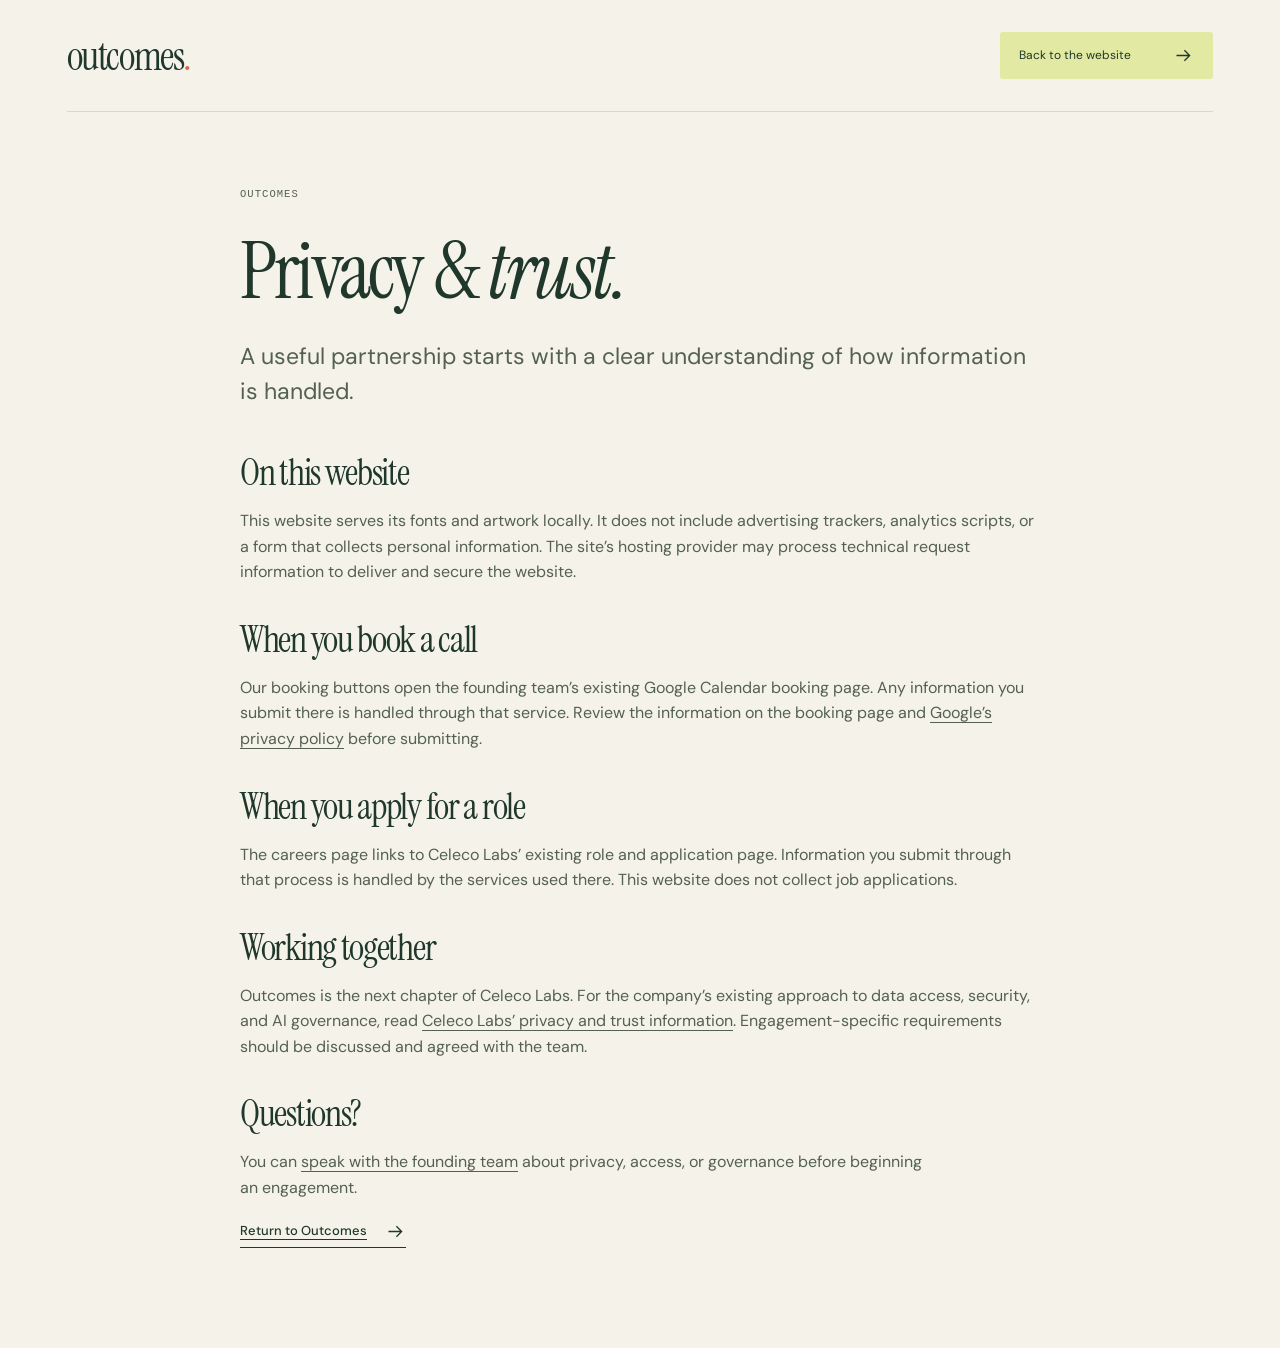
<file: privacy/index.html>
<!DOCTYPE html><html lang="en"><head><meta charset="UTF-8"><meta name="viewport" content="width=device-width, initial-scale=1"><meta name="description" content="How this website works, what happens when you book a call, and where to find Celeco Labs’ privacy and trust information."><meta name="theme-color" content="#f5f3e9"><title>Privacy &amp; trust — Outcomes</title><link rel="icon" href="/favicon.svg" type="image/svg+xml"><link rel="canonical" href="https://getoutcomes.ai/privacy/"><meta property="og:type" content="website"><meta property="og:title" content="Privacy &amp; trust — Outcomes"><meta property="og:description" content="How this website works, what happens when you book a call, and where to find Celeco Labs’ privacy and trust information."><meta property="og:site_name" content="Outcomes"><meta property="og:url" content="https://getoutcomes.ai/privacy/"><meta property="og:image" content="https://getoutcomes.ai/images/social.png"><meta name="twitter:card" content="summary_large_image"><link rel="stylesheet" href="/_astro/Arrow.MvuInPYR.css"></head><body><a class="skip-link" href="#main">Skip to content</a><header class="site-header"><div class="header-inner wrap"><a href="/" class="wordmark" aria-label="Outcomes home"><span class="wordmark-name">outcomes<span class="wordmark-period">.</span></span></a><a class="header-cta" style="margin-left:auto" href="/">Back to the website <svg class="arrow" viewBox="0 0 24 24" fill="none" aria-hidden="true"><path d="M4 12h15m-6-6 6 6-6 6"></path></svg></a></div></header><main id="main" class="document-page wrap"><p class="eyebrow">OUTCOMES</p><h1>Privacy & <em>trust.</em></h1><p class="document-intro">A useful partnership starts with a clear understanding of how information is handled.</p><h2>On this website</h2><p>This website serves its fonts and artwork locally. It does not include advertising trackers, analytics scripts, or a form that collects personal information. The site’s hosting provider may process technical request information to deliver and secure the website.</p><h2>When you book a call</h2><p>Our booking buttons open the founding team’s existing Google Calendar booking page. Any information you submit there is handled through that service. Review the information on the booking page and <a href="https://policies.google.com/privacy" target="_blank" rel="noopener noreferrer">Google’s privacy policy</a> before submitting.</p><h2>When you apply for a role</h2><p>The careers page links to Celeco Labs’ existing role and application page. Information you submit through that process is handled by the services used there. This website does not collect job applications.</p><h2>Working together</h2><p>Outcomes is the next chapter of Celeco Labs. For the company’s existing approach to data access, security, and AI governance, read <a href="https://celecolabs.com/privacy-trust.html" target="_blank" rel="noopener noreferrer">Celeco Labs’ privacy and trust information</a>. Engagement-specific requirements should be discussed and agreed with the team.</p><h2>Questions?</h2><p>You can <a href="https://calendar.app.google/ZctuysuyKNKm5zD98" target="_blank" rel="noopener noreferrer">speak with the founding team</a> about privacy, access, or governance before beginning an engagement.</p><a class="text-link" href="/">Return to Outcomes <svg class="arrow" viewBox="0 0 24 24" fill="none" aria-hidden="true"><path d="M4 12h15m-6-6 6 6-6 6"></path></svg></a></main><script type="module">var e=document.querySelector(`[data-menu-toggle]`),t=document.querySelector(`[data-mobile-nav]`),n=()=>{e&&t&&(e.setAttribute(`aria-expanded`,`false`),e.setAttribute(`aria-label`,`Open navigation`),t.hidden=!0)};e?.addEventListener(`click`,()=>{if(!t)return;let n=e.getAttribute(`aria-expanded`)!==`true`;e.setAttribute(`aria-expanded`,String(n)),e.setAttribute(`aria-label`,n?`Close navigation`:`Open navigation`),t.hidden=!n}),t?.querySelectorAll(`a`).forEach(e=>e.addEventListener(`click`,n)),document.addEventListener(`keydown`,t=>{t.key===`Escape`&&e?.getAttribute(`aria-expanded`)===`true`&&(n(),e.focus())}),matchMedia(`(min-width: 901px)`).addEventListener(`change`,n),document.addEventListener(`click`,e=>{e.target instanceof Node&&!document.querySelector(`.site-header`)?.contains(e.target)&&n()});var r=matchMedia(`(prefers-reduced-motion: reduce)`),i=r.matches,a=e=>{i=e,document.documentElement.classList.toggle(`motion-paused`,e),s()},o=!1,s=()=>{o=!1;let e=document.querySelector(`[data-scene]`);if(e){let t=Math.max(0,Math.min(1,-e.getBoundingClientRect().top/e.offsetHeight));e.querySelectorAll(`[data-depth]`).forEach(e=>{e.style.transform=i?``:`translateY(${t*Number(e.dataset.depth)*850}px)`})}let t=document.querySelector(`[data-horizon]`);if(t){let e=t.querySelector(`.horizon-ring`),n=Math.max(0,Math.min(1,(innerHeight-t.getBoundingClientRect().top)/(innerHeight+t.offsetHeight)));e&&(e.style.transform=i?``:`rotateX(${25-n*40}deg) rotateY(${-50+n*75}deg) scale(${.8+n*.35})`)}};if(r.addEventListener(`change`,e=>a(e.matches)),window.addEventListener(`scroll`,()=>{!o&&!i&&(o=!0,requestAnimationFrame(s))},{passive:!0}),a(i),!r.matches&&`IntersectionObserver`in window){let e=new IntersectionObserver(t=>{t.forEach(t=>{t.isIntersecting&&(t.target.classList.add(`is-visible`),e.unobserve(t.target))})},{threshold:.1});document.querySelectorAll(`[data-reveal]`).forEach(t=>{t.classList.add(`will-reveal`),e.observe(t)})}</script></body></html>
</file>
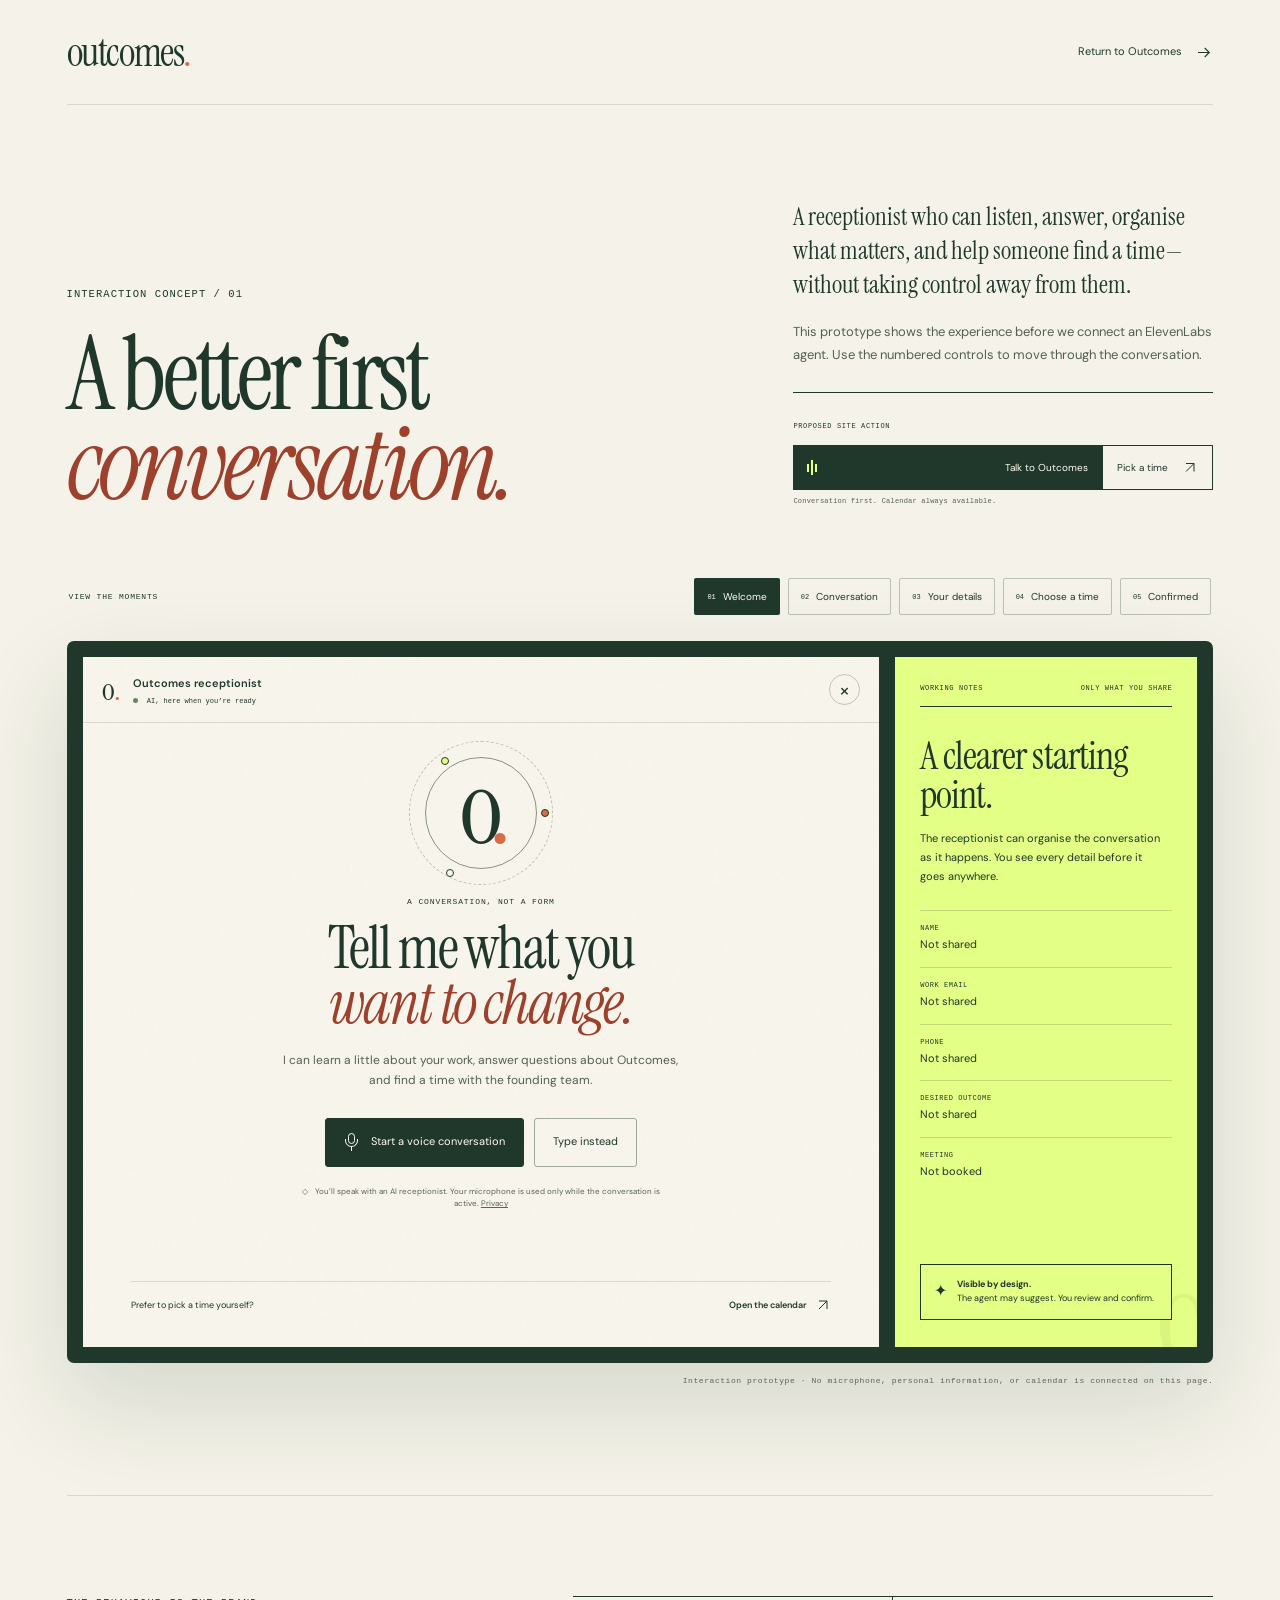
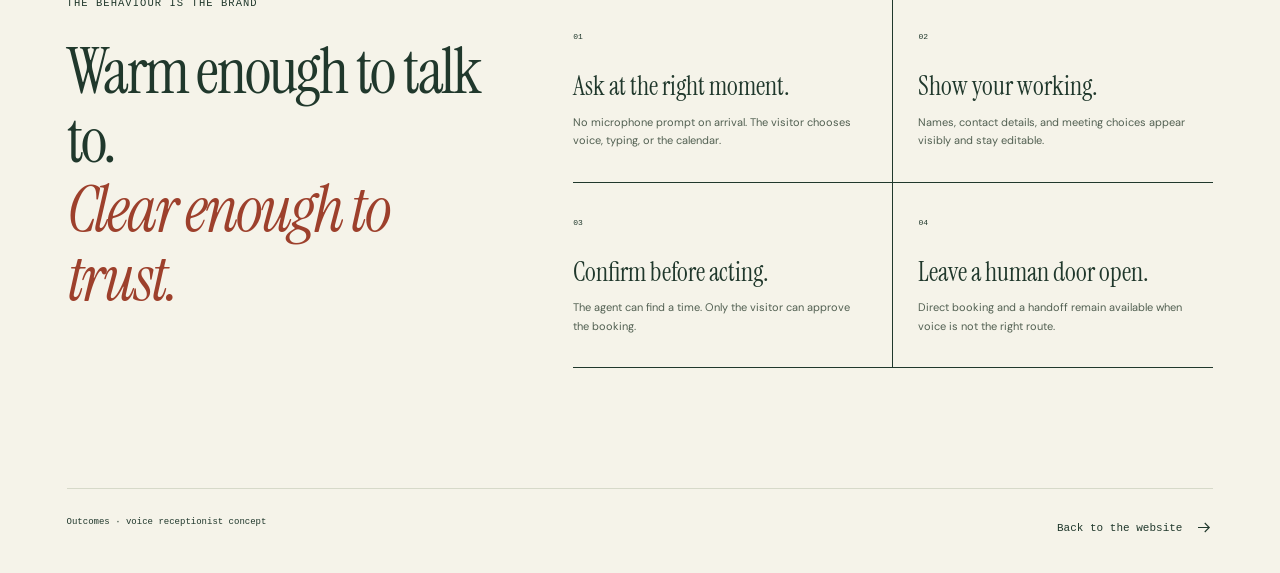
<file: voice-receptionist/index.html>
<!DOCTYPE html><html lang="en"><head><meta charset="UTF-8"><meta name="viewport" content="width=device-width, initial-scale=1"><meta name="description" content="An interaction prototype for the Outcomes voice receptionist."><meta name="theme-color" content="#f5f3e9"><meta name="robots" content="noindex, nofollow"><title>Voice receptionist concept — Outcomes</title><link rel="icon" href="/favicon.svg" type="image/svg+xml"><link rel="canonical" href="https://getoutcomes.ai/voice-receptionist/"><meta property="og:type" content="website"><meta property="og:title" content="Voice receptionist concept — Outcomes"><meta property="og:description" content="An interaction prototype for the Outcomes voice receptionist."><meta property="og:site_name" content="Outcomes"><meta property="og:url" content="https://getoutcomes.ai/voice-receptionist/"><meta property="og:image" content="https://getoutcomes.ai/images/social.png"><meta name="twitter:card" content="summary_large_image"><link rel="stylesheet" href="/_astro/Arrow.MvuInPYR.css"><link rel="stylesheet" href="/_astro/voice-receptionist.mdexKgoq.css"></head><body><a class="skip-link" href="#main">Skip to content</a><header class="concept-header wrap" data-astro-cid-wne2cqzh><a href="/" class="wordmark" aria-label="Outcomes home"><span class="wordmark-name">outcomes<span class="wordmark-period">.</span></span></a><a href="/" data-astro-cid-wne2cqzh>Return to Outcomes <svg class="arrow" viewBox="0 0 24 24" fill="none" aria-hidden="true"><path d="M4 12h15m-6-6 6 6-6 6"></path></svg></a></header><main id="main" class="concept-main" data-astro-cid-wne2cqzh><section class="concept-intro wrap" aria-labelledby="concept-title" data-astro-cid-wne2cqzh><div data-astro-cid-wne2cqzh><p class="eyebrow" data-astro-cid-wne2cqzh>INTERACTION CONCEPT / 01</p><h1 id="concept-title" data-astro-cid-wne2cqzh>A better first<br data-astro-cid-wne2cqzh><em data-astro-cid-wne2cqzh>conversation.</em></h1></div><div class="intro-copy" data-astro-cid-wne2cqzh><p class="lead" data-astro-cid-wne2cqzh>A receptionist who can listen, answer, organise what matters, and help someone find a time—without taking control away from them.</p><p data-astro-cid-wne2cqzh>This prototype shows the experience before we connect an ElevenLabs agent. Use the numbered controls to move through the conversation.</p><div class="entry-treatment" data-astro-cid-wne2cqzh><span data-astro-cid-wne2cqzh>PROPOSED SITE ACTION</span><div data-astro-cid-wne2cqzh><a class="talk-action" href="#receptionist-prototype" data-astro-cid-wne2cqzh><i aria-hidden="true" data-astro-cid-wne2cqzh><b data-astro-cid-wne2cqzh></b><b data-astro-cid-wne2cqzh></b><b data-astro-cid-wne2cqzh></b></i>Talk to Outcomes</a><a class="calendar-action" href="https://calendar.app.google/ZctuysuyKNKm5zD98" target="_blank" rel="noopener noreferrer" data-astro-cid-wne2cqzh>Pick a time <svg class="arrow" viewBox="0 0 24 24" fill="none" aria-hidden="true"><path d="M6 18 18 6M6 6h12v12"></path></svg></a></div><p data-astro-cid-wne2cqzh>Conversation first. Calendar always available.</p></div></div></section><div class="prototype-wrap wrap" id="receptionist-prototype" data-astro-cid-wne2cqzh><section class="voice-prototype" data-voice-prototype aria-labelledby="voice-panel-title" data-astro-cid-hs3pzzto><div class="prototype-tabs" role="toolbar" aria-label="Preview receptionist states" data-astro-cid-hs3pzzto><span data-astro-cid-hs3pzzto>VIEW THE MOMENTS</span><button type="button" data-voice-state="0" aria-pressed="true" data-astro-cid-hs3pzzto><i data-astro-cid-hs3pzzto>01</i>Welcome</button><button type="button" data-voice-state="1" aria-pressed="false" data-astro-cid-hs3pzzto><i data-astro-cid-hs3pzzto>02</i>Conversation</button><button type="button" data-voice-state="2" aria-pressed="false" data-astro-cid-hs3pzzto><i data-astro-cid-hs3pzzto>03</i>Your details</button><button type="button" data-voice-state="3" aria-pressed="false" data-astro-cid-hs3pzzto><i data-astro-cid-hs3pzzto>04</i>Choose a time</button><button type="button" data-voice-state="4" aria-pressed="false" data-astro-cid-hs3pzzto><i data-astro-cid-hs3pzzto>05</i>Confirmed</button></div><div class="reception-frame" data-astro-cid-hs3pzzto><div class="reception-panel" data-astro-cid-hs3pzzto><header class="reception-header" data-astro-cid-hs3pzzto><div class="reception-identity" data-astro-cid-hs3pzzto><span class="mini-o" aria-hidden="true" data-astro-cid-hs3pzzto>o<span data-astro-cid-hs3pzzto>.</span></span><div data-astro-cid-hs3pzzto><strong data-astro-cid-hs3pzzto>Outcomes receptionist</strong><span data-astro-cid-hs3pzzto><i data-astro-cid-hs3pzzto></i> AI, here when you’re ready</span></div></div><button type="button" class="end-call" aria-label="End conversation" data-astro-cid-hs3pzzto>×</button></header><div class="voice-stage" data-state-panel="0" data-astro-cid-hs3pzzto><div class="voice-object" aria-hidden="true" data-astro-cid-hs3pzzto><span data-astro-cid-hs3pzzto>o<i data-astro-cid-hs3pzzto>.</i></span><b data-astro-cid-hs3pzzto></b><b data-astro-cid-hs3pzzto></b><b data-astro-cid-hs3pzzto></b></div><p class="stage-kicker" data-astro-cid-hs3pzzto>A CONVERSATION, NOT A FORM</p><h2 id="voice-panel-title" data-astro-cid-hs3pzzto>Tell me what you<br data-astro-cid-hs3pzzto><em data-astro-cid-hs3pzzto>want to change.</em></h2><p class="stage-copy" data-astro-cid-hs3pzzto>I can learn a little about your work, answer questions about Outcomes, and find a time with the founding team.</p><div class="voice-actions" data-astro-cid-hs3pzzto><button type="button" class="start-voice" data-next-state data-astro-cid-hs3pzzto><span class="mic-icon" aria-hidden="true" data-astro-cid-hs3pzzto><i data-astro-cid-hs3pzzto></i></span>Start a voice conversation</button><button type="button" class="quiet-action" data-astro-cid-hs3pzzto>Type instead</button></div><p class="consent-note" data-astro-cid-hs3pzzto><span aria-hidden="true" data-astro-cid-hs3pzzto>◇</span> You’ll speak with an AI receptionist. Your microphone is used only while the conversation is active. <a href="/privacy" data-astro-cid-hs3pzzto>Privacy</a></p><a class="direct-book" href="https://calendar.app.google/ZctuysuyKNKm5zD98" target="_blank" rel="noopener noreferrer" data-astro-cid-hs3pzzto>Prefer to pick a time yourself? <span data-astro-cid-hs3pzzto>Open the calendar <svg class="arrow" viewBox="0 0 24 24" fill="none" aria-hidden="true"><path d="M6 18 18 6M6 6h12v12"></path></svg></span></a></div><div class="voice-stage conversation-stage" data-state-panel="1" hidden data-astro-cid-hs3pzzto><div class="call-status" data-astro-cid-hs3pzzto><span data-astro-cid-hs3pzzto><i data-astro-cid-hs3pzzto></i> Listening</span><time data-astro-cid-hs3pzzto>00:42</time></div><div class="conversation-orb" aria-hidden="true" data-astro-cid-hs3pzzto><span data-astro-cid-hs3pzzto>o<i data-astro-cid-hs3pzzto>.</i></span><div class="sound-lines" data-astro-cid-hs3pzzto><b style="--bar:0" data-astro-cid-hs3pzzto></b><b style="--bar:1" data-astro-cid-hs3pzzto></b><b style="--bar:2" data-astro-cid-hs3pzzto></b><b style="--bar:3" data-astro-cid-hs3pzzto></b><b style="--bar:4" data-astro-cid-hs3pzzto></b><b style="--bar:5" data-astro-cid-hs3pzzto></b><b style="--bar:6" data-astro-cid-hs3pzzto></b><b style="--bar:7" data-astro-cid-hs3pzzto></b><b style="--bar:8" data-astro-cid-hs3pzzto></b></div></div><div class="live-transcript" aria-label="Illustrative live transcript" data-astro-cid-hs3pzzto><p data-astro-cid-hs3pzzto><span data-astro-cid-hs3pzzto>OUTCOMES</span>What part of the business would you most like to improve?</p><p class="visitor-line" data-astro-cid-hs3pzzto><span data-astro-cid-hs3pzzto>YOU</span>Our admissions team spends too much time chasing the same information across systems.</p><p class="pending-line" data-astro-cid-hs3pzzto><span data-astro-cid-hs3pzzto>OUTCOMES</span>That sounds like a useful place to begin. Who is involved today?</p></div><div class="call-controls" data-astro-cid-hs3pzzto><button type="button" aria-label="Mute microphone" data-astro-cid-hs3pzzto><span class="mic-icon" aria-hidden="true" data-astro-cid-hs3pzzto><i data-astro-cid-hs3pzzto></i></span><small data-astro-cid-hs3pzzto>Mute</small></button><button type="button" class="end-control" aria-label="End conversation" data-astro-cid-hs3pzzto>×<small data-astro-cid-hs3pzzto>End</small></button><button type="button" aria-label="Turn captions off" data-astro-cid-hs3pzzto>CC<small data-astro-cid-hs3pzzto>Captions</small></button></div></div><div class="voice-stage detail-stage" data-state-panel="2" hidden data-astro-cid-hs3pzzto><p class="stage-kicker" data-astro-cid-hs3pzzto>WHAT I’VE HEARD</p><h2 data-astro-cid-hs3pzzto>Your words.<br data-astro-cid-hs3pzzto><em data-astro-cid-hs3pzzto>In your control.</em></h2><p class="stage-copy" data-astro-cid-hs3pzzto>These notes appear as you share them. Check anything before it is used to follow up.</p><div class="detail-sheet" data-astro-cid-hs3pzzto><label data-astro-cid-hs3pzzto><span data-astro-cid-hs3pzzto>Name</span><input value="Mira Kapoor" aria-label="Name" data-astro-cid-hs3pzzto></label><label data-astro-cid-hs3pzzto><span data-astro-cid-hs3pzzto>Work email</span><input value="mira@northstar.edu" aria-label="Work email" data-astro-cid-hs3pzzto></label><label data-astro-cid-hs3pzzto><span data-astro-cid-hs3pzzto>Phone <i data-astro-cid-hs3pzzto>OPTIONAL</i></span><input placeholder="Not shared" aria-label="Phone, optional" data-astro-cid-hs3pzzto></label><label class="wide-field" data-astro-cid-hs3pzzto><span data-astro-cid-hs3pzzto>What should change?</span><textarea rows="2" aria-label="Desired outcome" data-astro-cid-hs3pzzto>Reduce the time the admissions team spends chasing information.</textarea></label></div><div class="permission-row" data-astro-cid-hs3pzzto><span data-astro-cid-hs3pzzto><i data-astro-cid-hs3pzzto>✓</i> Reviewed by you</span><button type="button" data-next-state data-astro-cid-hs3pzzto>Find a time <svg class="arrow" viewBox="0 0 24 24" fill="none" aria-hidden="true"><path d="M4 12h15m-6-6 6 6-6 6"></path></svg></button></div></div><div class="voice-stage booking-stage" data-state-panel="3" hidden data-astro-cid-hs3pzzto><p class="stage-kicker" data-astro-cid-hs3pzzto>ONE LAST DECISION</p><h2 data-astro-cid-hs3pzzto>When should we<br data-astro-cid-hs3pzzto><em data-astro-cid-hs3pzzto>pick this up?</em></h2><div class="timezone-note" data-astro-cid-hs3pzzto><span data-astro-cid-hs3pzzto>YOUR TIMEZONE</span><strong data-astro-cid-hs3pzzto>India Standard Time</strong></div><div class="slot-list" role="radiogroup" aria-label="Illustrative meeting times" data-astro-cid-hs3pzzto><button type="button" role="radio" aria-checked="true" data-astro-cid-hs3pzzto><span data-astro-cid-hs3pzzto>TUE<br data-astro-cid-hs3pzzto><b data-astro-cid-hs3pzzto>06</b></span><strong data-astro-cid-hs3pzzto>10:30 AM</strong><i data-astro-cid-hs3pzzto>30 MIN</i></button><button type="button" role="radio" aria-checked="false" data-astro-cid-hs3pzzto><span data-astro-cid-hs3pzzto>WED<br data-astro-cid-hs3pzzto><b data-astro-cid-hs3pzzto>07</b></span><strong data-astro-cid-hs3pzzto>2:00 PM</strong><i data-astro-cid-hs3pzzto>30 MIN</i></button><button type="button" role="radio" aria-checked="false" data-astro-cid-hs3pzzto><span data-astro-cid-hs3pzzto>THU<br data-astro-cid-hs3pzzto><b data-astro-cid-hs3pzzto>08</b></span><strong data-astro-cid-hs3pzzto>4:30 PM</strong><i data-astro-cid-hs3pzzto>30 MIN</i></button></div><div class="booking-review" data-astro-cid-hs3pzzto><div data-astro-cid-hs3pzzto><span data-astro-cid-hs3pzzto>INVITE TO</span><strong data-astro-cid-hs3pzzto>mira@northstar.edu</strong></div><button type="button" data-next-state data-astro-cid-hs3pzzto>Confirm this time <svg class="arrow" viewBox="0 0 24 24" fill="none" aria-hidden="true"><path d="M6 18 18 6M6 6h12v12"></path></svg></button></div><p class="booking-caveat" data-astro-cid-hs3pzzto>Nothing is added to the calendar until you confirm here.</p></div><div class="voice-stage confirmed-stage" data-state-panel="4" hidden data-astro-cid-hs3pzzto><div class="confirmation-mark" aria-hidden="true" data-astro-cid-hs3pzzto><span data-astro-cid-hs3pzzto>o<i data-astro-cid-hs3pzzto>.</i></span><b data-astro-cid-hs3pzzto>✓</b></div><p class="stage-kicker" data-astro-cid-hs3pzzto>YOU’RE IN THE CALENDAR</p><h2 data-astro-cid-hs3pzzto>Tuesday,<br data-astro-cid-hs3pzzto><em data-astro-cid-hs3pzzto>10:30 AM.</em></h2><p class="stage-copy" data-astro-cid-hs3pzzto>The invitation is on its way to <strong data-astro-cid-hs3pzzto>mira@northstar.edu</strong>. Bring the workflow as it is today; we’ll work from there.</p><div class="calendar-ticket" data-astro-cid-hs3pzzto><span data-astro-cid-hs3pzzto><i data-astro-cid-hs3pzzto>06</i>OCT</span><div data-astro-cid-hs3pzzto><strong data-astro-cid-hs3pzzto>Discovery call with Outcomes</strong><p data-astro-cid-hs3pzzto>10:30–11:00 AM · Google Meet</p></div></div><div class="confirmed-actions" data-astro-cid-hs3pzzto><button type="button" data-astro-cid-hs3pzzto>Add a note for the team</button><a href="/" data-astro-cid-hs3pzzto>Return to Outcomes <svg class="arrow" viewBox="0 0 24 24" fill="none" aria-hidden="true"><path d="M4 12h15m-6-6 6 6-6 6"></path></svg></a></div></div></div><aside class="working-notes" aria-label="Illustrative information collected during the call" data-astro-cid-hs3pzzto><div class="notes-top" data-astro-cid-hs3pzzto><p data-astro-cid-hs3pzzto>WORKING NOTES</p><span data-astro-cid-hs3pzzto>ONLY WHAT YOU SHARE</span></div><h3 data-astro-cid-hs3pzzto>A clearer starting point.</h3><p class="notes-intro" data-astro-cid-hs3pzzto>The receptionist can organise the conversation as it happens. You see every detail before it goes anywhere.</p><dl data-astro-cid-hs3pzzto><div data-astro-cid-hs3pzzto><dt data-astro-cid-hs3pzzto>Name</dt><dd data-note-value="name" data-astro-cid-hs3pzzto>Not shared</dd></div><div data-astro-cid-hs3pzzto><dt data-astro-cid-hs3pzzto>Work email</dt><dd data-note-value="email" data-astro-cid-hs3pzzto>Not shared</dd></div><div data-astro-cid-hs3pzzto><dt data-astro-cid-hs3pzzto>Phone</dt><dd data-note-value="phone" data-astro-cid-hs3pzzto>Not shared</dd></div><div data-astro-cid-hs3pzzto><dt data-astro-cid-hs3pzzto>Desired outcome</dt><dd data-note-value="outcome" data-astro-cid-hs3pzzto>Not shared</dd></div><div data-astro-cid-hs3pzzto><dt data-astro-cid-hs3pzzto>Meeting</dt><dd data-note-value="meeting" data-astro-cid-hs3pzzto>Not booked</dd></div></dl><div class="notes-principle" data-astro-cid-hs3pzzto><span aria-hidden="true" data-astro-cid-hs3pzzto>✦</span><p data-astro-cid-hs3pzzto><strong data-astro-cid-hs3pzzto>Visible by design.</strong><br data-astro-cid-hs3pzzto>The agent may suggest. You review and confirm.</p></div></aside></div><p class="prototype-disclosure" data-astro-cid-hs3pzzto>Interaction prototype · No microphone, personal information, or calendar is connected on this page.</p></section><script type="module">var e=document.querySelector(`[data-voice-prototype]`);if(e){let t=Array.from(e.querySelectorAll(`[data-voice-state]`)),n=Array.from(e.querySelectorAll(`[data-state-panel]`)),r=Object.fromEntries(Array.from(e.querySelectorAll(`[data-note-value]`)).map(e=>[e.dataset.noteValue,e])),i=[{},{outcome:`Admissions team workflow`},{name:`Mira Kapoor`,email:`mira@northstar.edu`,outcome:`Reduce time spent chasing information`},{name:`Mira Kapoor`,email:`mira@northstar.edu`,outcome:`Reduce time spent chasing information`,meeting:`Choosing a time`},{name:`Mira Kapoor`,email:`mira@northstar.edu`,outcome:`Reduce time spent chasing information`,meeting:`Tue 06 Oct · 10:30 AM`}],a=e=>{t.forEach((t,n)=>t.setAttribute(`aria-pressed`,String(n===e))),n.forEach((t,n)=>t.hidden=n!==e),Object.entries(r).forEach(([t,n])=>{let r=i[e][t];n.textContent=r||(t===`meeting`?`Not booked`:`Not shared`),n.classList.toggle(`is-filled`,!!r)})};t.forEach((e,t)=>e.addEventListener(`click`,()=>a(t))),e.querySelectorAll(`[data-next-state]`).forEach(e=>e.addEventListener(`click`,()=>a(Math.min(n.length-1,t.findIndex(e=>e.getAttribute(`aria-pressed`)===`true`)+1)))),e.querySelector(`.quiet-action`)?.addEventListener(`click`,()=>a(2)),e.querySelectorAll(`.end-call,.end-control`).forEach(e=>e.addEventListener(`click`,()=>a(0))),e.querySelectorAll(`[role="radio"]`).forEach(t=>t.addEventListener(`click`,()=>e.querySelectorAll(`[role="radio"]`).forEach(e=>e.setAttribute(`aria-checked`,String(e===t)))))}</script></div><section class="principles wrap" aria-labelledby="principles-title" data-astro-cid-wne2cqzh><div data-astro-cid-wne2cqzh><p class="eyebrow" data-astro-cid-wne2cqzh>THE BEHAVIOUR IS THE BRAND</p><h2 id="principles-title" data-astro-cid-wne2cqzh>Warm enough to talk to.<br data-astro-cid-wne2cqzh><em data-astro-cid-wne2cqzh>Clear enough to trust.</em></h2></div><div class="principle-grid" data-astro-cid-wne2cqzh><article data-astro-cid-wne2cqzh><span data-astro-cid-wne2cqzh>01</span><h3 data-astro-cid-wne2cqzh>Ask at the right moment.</h3><p data-astro-cid-wne2cqzh>No microphone prompt on arrival. The visitor chooses voice, typing, or the calendar.</p></article><article data-astro-cid-wne2cqzh><span data-astro-cid-wne2cqzh>02</span><h3 data-astro-cid-wne2cqzh>Show your working.</h3><p data-astro-cid-wne2cqzh>Names, contact details, and meeting choices appear visibly and stay editable.</p></article><article data-astro-cid-wne2cqzh><span data-astro-cid-wne2cqzh>03</span><h3 data-astro-cid-wne2cqzh>Confirm before acting.</h3><p data-astro-cid-wne2cqzh>The agent can find a time. Only the visitor can approve the booking.</p></article><article data-astro-cid-wne2cqzh><span data-astro-cid-wne2cqzh>04</span><h3 data-astro-cid-wne2cqzh>Leave a human door open.</h3><p data-astro-cid-wne2cqzh>Direct booking and a handoff remain available when voice is not the right route.</p></article></div></section></main><footer class="concept-footer wrap" data-astro-cid-wne2cqzh><span data-astro-cid-wne2cqzh>Outcomes · voice receptionist concept</span><a href="/" data-astro-cid-wne2cqzh>Back to the website <svg class="arrow" viewBox="0 0 24 24" fill="none" aria-hidden="true"><path d="M4 12h15m-6-6 6 6-6 6"></path></svg></a></footer><script type="module">var e=document.querySelector(`[data-menu-toggle]`),t=document.querySelector(`[data-mobile-nav]`),n=()=>{e&&t&&(e.setAttribute(`aria-expanded`,`false`),e.setAttribute(`aria-label`,`Open navigation`),t.hidden=!0)};e?.addEventListener(`click`,()=>{if(!t)return;let n=e.getAttribute(`aria-expanded`)!==`true`;e.setAttribute(`aria-expanded`,String(n)),e.setAttribute(`aria-label`,n?`Close navigation`:`Open navigation`),t.hidden=!n}),t?.querySelectorAll(`a`).forEach(e=>e.addEventListener(`click`,n)),document.addEventListener(`keydown`,t=>{t.key===`Escape`&&e?.getAttribute(`aria-expanded`)===`true`&&(n(),e.focus())}),matchMedia(`(min-width: 901px)`).addEventListener(`change`,n),document.addEventListener(`click`,e=>{e.target instanceof Node&&!document.querySelector(`.site-header`)?.contains(e.target)&&n()});var r=matchMedia(`(prefers-reduced-motion: reduce)`),i=r.matches,a=e=>{i=e,document.documentElement.classList.toggle(`motion-paused`,e),s()},o=!1,s=()=>{o=!1;let e=document.querySelector(`[data-scene]`);if(e){let t=Math.max(0,Math.min(1,-e.getBoundingClientRect().top/e.offsetHeight));e.querySelectorAll(`[data-depth]`).forEach(e=>{e.style.transform=i?``:`translateY(${t*Number(e.dataset.depth)*850}px)`})}let t=document.querySelector(`[data-horizon]`);if(t){let e=t.querySelector(`.horizon-ring`),n=Math.max(0,Math.min(1,(innerHeight-t.getBoundingClientRect().top)/(innerHeight+t.offsetHeight)));e&&(e.style.transform=i?``:`rotateX(${25-n*40}deg) rotateY(${-50+n*75}deg) scale(${.8+n*.35})`)}};if(r.addEventListener(`change`,e=>a(e.matches)),window.addEventListener(`scroll`,()=>{!o&&!i&&(o=!0,requestAnimationFrame(s))},{passive:!0}),a(i),!r.matches&&`IntersectionObserver`in window){let e=new IntersectionObserver(t=>{t.forEach(t=>{t.isIntersecting&&(t.target.classList.add(`is-visible`),e.unobserve(t.target))})},{threshold:.1});document.querySelectorAll(`[data-reveal]`).forEach(t=>{t.classList.add(`will-reveal`),e.observe(t)})}</script></body></html>
</file>
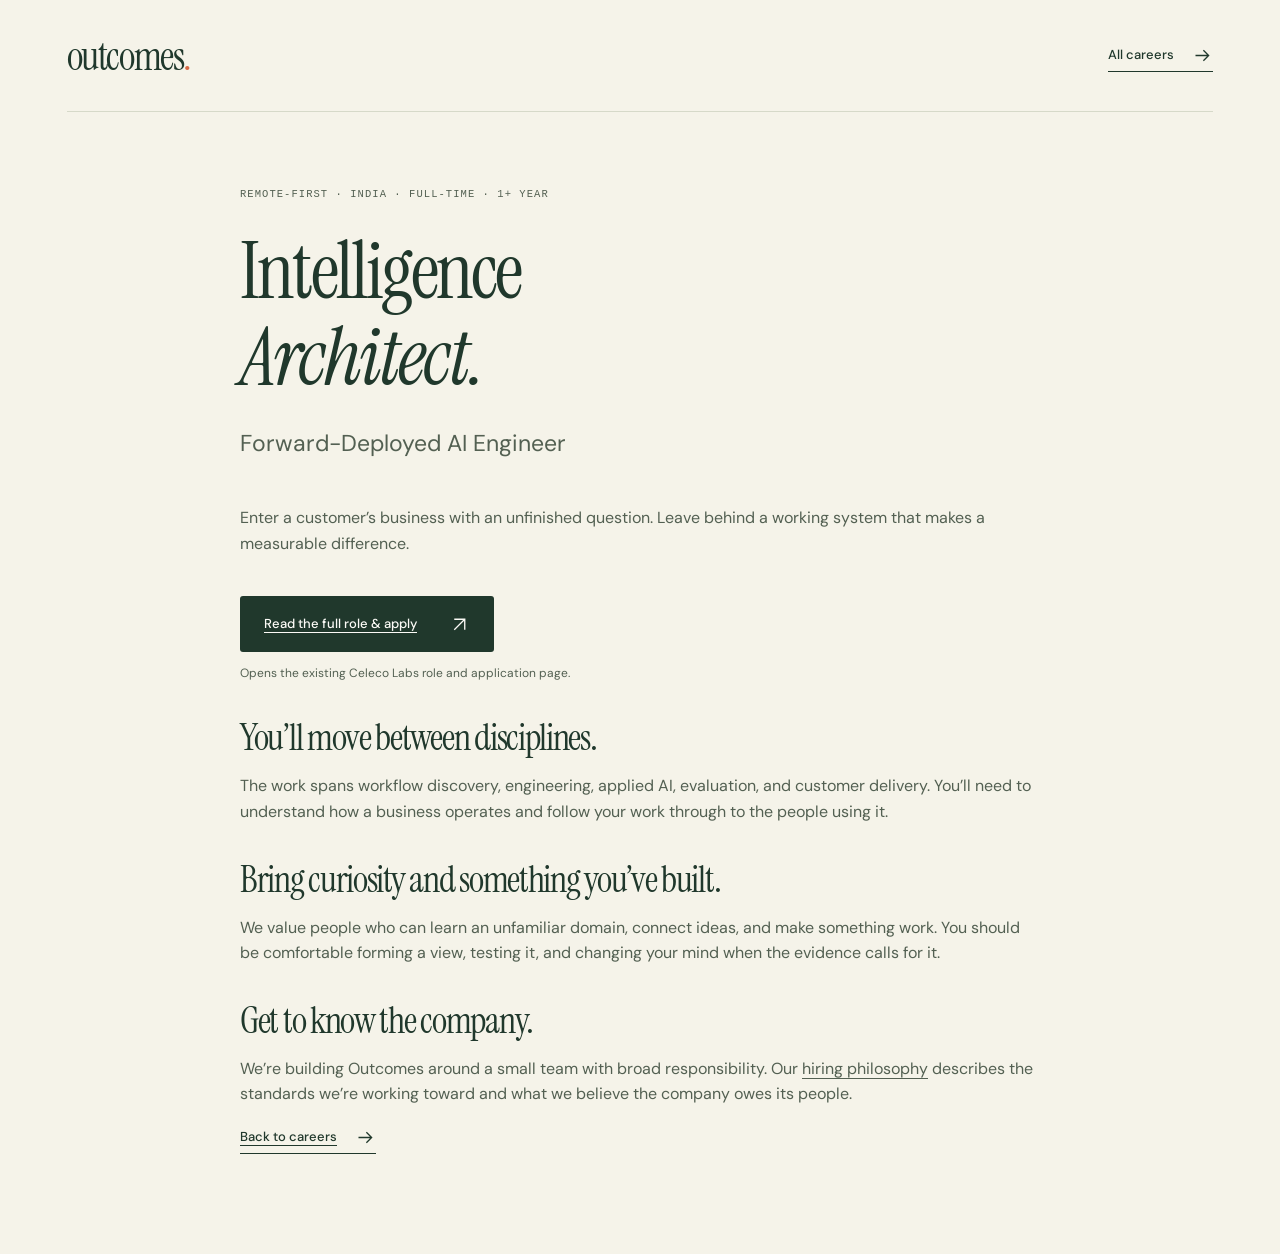
<file: careers/intelligence-architect/index.html>
<!DOCTYPE html><html lang="en"><head><meta charset="UTF-8"><meta name="viewport" content="width=device-width, initial-scale=1"><meta name="description" content="Help turn an unfinished customer question into a working AI system. Remote-first, India, full-time."><meta name="theme-color" content="#f5f3e9"><title>Intelligence Architect | Careers at Outcomes</title><link rel="icon" href="/favicon.svg" type="image/svg+xml"><link rel="canonical" href="https://getoutcomes.ai/careers/intelligence-architect/"><meta property="og:type" content="website"><meta property="og:title" content="Intelligence Architect | Careers at Outcomes"><meta property="og:description" content="Help turn an unfinished customer question into a working AI system. Remote-first, India, full-time."><meta property="og:site_name" content="Outcomes"><meta property="og:url" content="https://getoutcomes.ai/careers/intelligence-architect/"><meta property="og:image" content="https://getoutcomes.ai/images/social.png"><meta name="twitter:card" content="summary_large_image"><link rel="stylesheet" href="/_astro/Arrow.MvuInPYR.css"></head><body><a class="skip-link" href="#main">Skip to content</a><header class="site-header"><div class="header-inner wrap"><a href="/" class="wordmark" aria-label="Outcomes home"><span class="wordmark-name">outcomes<span class="wordmark-period">.</span></span></a><a class="text-link" style="margin-left:auto" href="/careers">All careers <svg class="arrow" viewBox="0 0 24 24" fill="none" aria-hidden="true"><path d="M4 12h15m-6-6 6 6-6 6"></path></svg></a></div></header><main id="main" class="document-page job-detail wrap"><p class="eyebrow">REMOTE-FIRST · INDIA · FULL-TIME · 1+ YEAR</p><h1>Intelligence<br><em>Architect.</em></h1><p class="document-intro">Forward-Deployed AI Engineer</p><p>Enter a customer’s business with an unfinished question. Leave behind a working system that makes a measurable difference.</p><a class="button button-dark" href="https://celecolabs.com/fde" target="_blank" rel="noopener noreferrer">Read the full role & apply <svg class="arrow" viewBox="0 0 24 24" fill="none" aria-hidden="true"><path d="M6 18 18 6M6 6h12v12"></path></svg></a><p class="application-note">Opens the existing Celeco Labs role and application page.</p><h2>You’ll move between disciplines.</h2><p>The work spans workflow discovery, engineering, applied AI, evaluation, and customer delivery. You’ll need to understand how a business operates and follow your work through to the people using it.</p><h2>Bring curiosity and something you’ve built.</h2><p>We value people who can learn an unfamiliar domain, connect ideas, and make something work. You should be comfortable forming a view, testing it, and changing your mind when the evidence calls for it.</p><h2>Get to know the company.</h2><p>We’re building Outcomes around a small team with broad responsibility. Our <a href="/careers">hiring philosophy</a> describes the standards we’re working toward and what we believe the company owes its people.</p><a class="text-link" href="/careers">Back to careers <svg class="arrow" viewBox="0 0 24 24" fill="none" aria-hidden="true"><path d="M4 12h15m-6-6 6 6-6 6"></path></svg></a></main><script type="module">var e=document.querySelector(`[data-menu-toggle]`),t=document.querySelector(`[data-mobile-nav]`),n=()=>{e&&t&&(e.setAttribute(`aria-expanded`,`false`),e.setAttribute(`aria-label`,`Open navigation`),t.hidden=!0)};e?.addEventListener(`click`,()=>{if(!t)return;let n=e.getAttribute(`aria-expanded`)!==`true`;e.setAttribute(`aria-expanded`,String(n)),e.setAttribute(`aria-label`,n?`Close navigation`:`Open navigation`),t.hidden=!n}),t?.querySelectorAll(`a`).forEach(e=>e.addEventListener(`click`,n)),document.addEventListener(`keydown`,t=>{t.key===`Escape`&&e?.getAttribute(`aria-expanded`)===`true`&&(n(),e.focus())}),matchMedia(`(min-width: 901px)`).addEventListener(`change`,n),document.addEventListener(`click`,e=>{e.target instanceof Node&&!document.querySelector(`.site-header`)?.contains(e.target)&&n()});var r=matchMedia(`(prefers-reduced-motion: reduce)`),i=r.matches,a=e=>{i=e,document.documentElement.classList.toggle(`motion-paused`,e),s()},o=!1,s=()=>{o=!1;let e=document.querySelector(`[data-scene]`);if(e){let t=Math.max(0,Math.min(1,-e.getBoundingClientRect().top/e.offsetHeight));e.querySelectorAll(`[data-depth]`).forEach(e=>{e.style.transform=i?``:`translateY(${t*Number(e.dataset.depth)*850}px)`})}let t=document.querySelector(`[data-horizon]`);if(t){let e=t.querySelector(`.horizon-ring`),n=Math.max(0,Math.min(1,(innerHeight-t.getBoundingClientRect().top)/(innerHeight+t.offsetHeight)));e&&(e.style.transform=i?``:`rotateX(${25-n*40}deg) rotateY(${-50+n*75}deg) scale(${.8+n*.35})`)}};if(r.addEventListener(`change`,e=>a(e.matches)),window.addEventListener(`scroll`,()=>{!o&&!i&&(o=!0,requestAnimationFrame(s))},{passive:!0}),a(i),!r.matches&&`IntersectionObserver`in window){let e=new IntersectionObserver(t=>{t.forEach(t=>{t.isIntersecting&&(t.target.classList.add(`is-visible`),e.unobserve(t.target))})},{threshold:.1});document.querySelectorAll(`[data-reveal]`).forEach(t=>{t.classList.add(`will-reveal`),e.observe(t)})}</script></body></html>
</file>
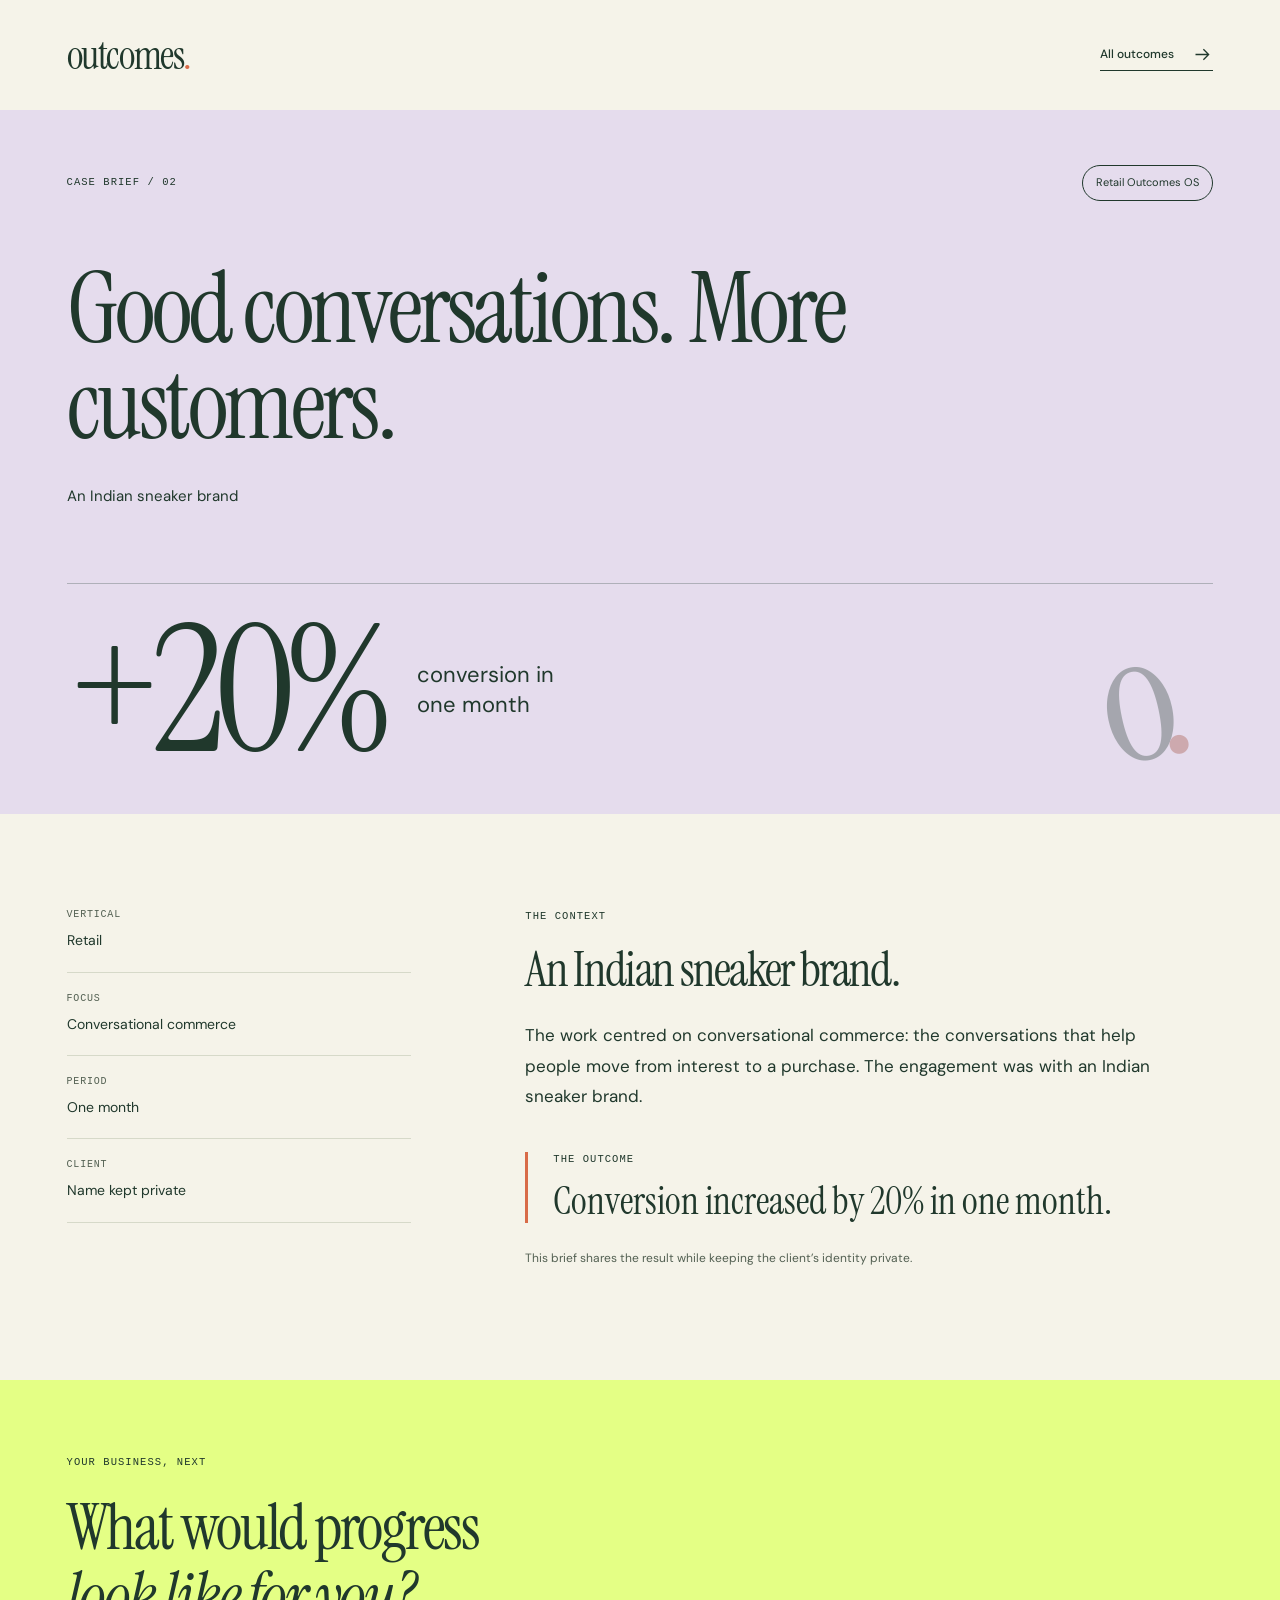
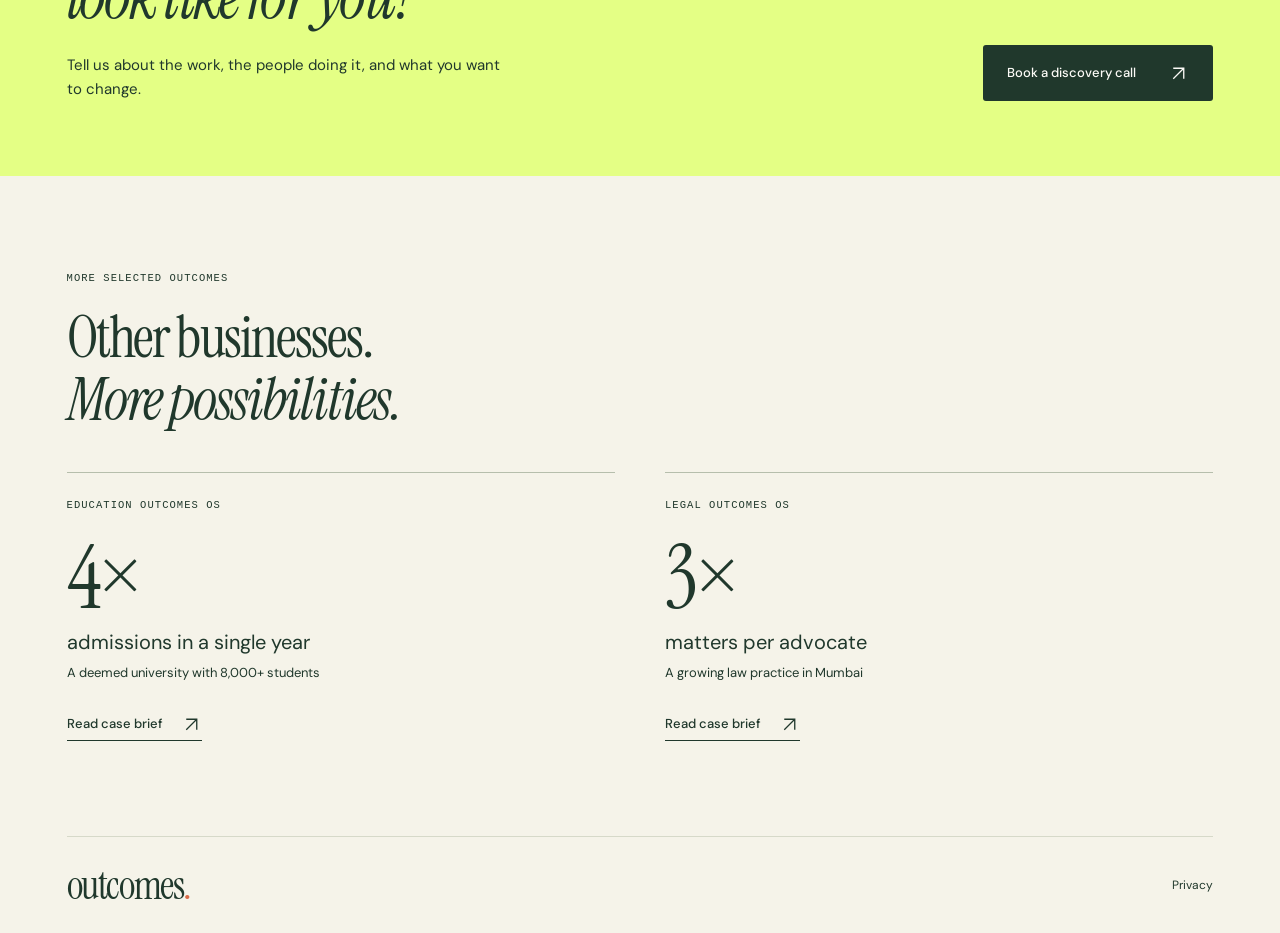
<file: work/conversational-commerce/index.html>
<!DOCTYPE html><html lang="en"><head><meta charset="UTF-8"><meta name="viewport" content="width=device-width, initial-scale=1"><meta name="description" content="Conversational commerce for an Indian sneaker brand, with conversion increasing by 20% in one month."><meta name="theme-color" content="#f5f3e9"><title>+20% conversion in one month — Outcomes</title><link rel="icon" href="/favicon.svg" type="image/svg+xml"><link rel="canonical" href="https://getoutcomes.ai/work/conversational-commerce/"><meta property="og:type" content="website"><meta property="og:title" content="+20% conversion in one month — Outcomes"><meta property="og:description" content="Conversational commerce for an Indian sneaker brand, with conversion increasing by 20% in one month."><meta property="og:site_name" content="Outcomes"><meta property="og:url" content="https://getoutcomes.ai/work/conversational-commerce/"><meta property="og:image" content="https://getoutcomes.ai/images/social.png"><meta name="twitter:card" content="summary_large_image"><link rel="stylesheet" href="/_astro/Arrow.MvuInPYR.css"><link rel="stylesheet" href="/_astro/_slug_.BCkY0EaX.css"></head><body><a class="skip-link" href="#main">Skip to content</a><header class="brief-header wrap" data-astro-cid-pznzci7v><a href="/" class="wordmark" aria-label="Outcomes home"><span class="wordmark-name">outcomes<span class="wordmark-period">.</span></span></a><a class="text-link" href="/#work" data-astro-cid-pznzci7v>All outcomes <svg class="arrow" viewBox="0 0 24 24" fill="none" aria-hidden="true"><path d="M4 12h15m-6-6 6 6-6 6"></path></svg></a></header><main id="main" class="case-brief brief-commerce" data-astro-cid-pznzci7v><section class="brief-hero" aria-labelledby="brief-title" data-astro-cid-pznzci7v><div class="wrap brief-hero-inner" data-astro-cid-pznzci7v><div class="brief-category" data-astro-cid-pznzci7v><span class="eyebrow" data-astro-cid-pznzci7v>CASE BRIEF / 02</span><span class="brief-harness" data-astro-cid-pznzci7v>Retail Outcomes OS</span></div><h1 id="brief-title" data-astro-cid-pznzci7v>Good conversations. More customers.</h1><p class="brief-client" data-astro-cid-pznzci7v>An Indian sneaker brand</p><div class="brief-result" data-astro-cid-pznzci7v><strong data-astro-cid-pznzci7v>+20%</strong><p data-astro-cid-pznzci7v>conversion in one month</p><span class="brief-result-dot" aria-hidden="true" data-astro-cid-pznzci7v>o<span data-astro-cid-pznzci7v>.</span></span></div></div></section><section class="wrap brief-body" aria-labelledby="brief-context" data-astro-cid-pznzci7v><aside class="brief-facts" aria-label="Engagement details" data-astro-cid-pznzci7v><dl data-astro-cid-pznzci7v><div data-astro-cid-pznzci7v><dt data-astro-cid-pznzci7v>VERTICAL</dt><dd data-astro-cid-pznzci7v>Retail</dd></div><div data-astro-cid-pznzci7v><dt data-astro-cid-pznzci7v>FOCUS</dt><dd data-astro-cid-pznzci7v>Conversational commerce</dd></div><div data-astro-cid-pznzci7v><dt data-astro-cid-pznzci7v>PERIOD</dt><dd data-astro-cid-pznzci7v>One month</dd></div><div data-astro-cid-pznzci7v><dt data-astro-cid-pznzci7v>CLIENT</dt><dd data-astro-cid-pznzci7v>Name kept private</dd></div></dl></aside><div class="brief-copy" data-astro-cid-pznzci7v><p class="eyebrow" data-astro-cid-pznzci7v>THE CONTEXT</p><h2 id="brief-context" data-astro-cid-pznzci7v>An Indian sneaker brand.</h2><p data-astro-cid-pznzci7v>The work centred on conversational commerce: the conversations that help people move from interest to a purchase. The engagement was with an Indian sneaker brand.</p><div class="brief-outcome" data-astro-cid-pznzci7v><p class="eyebrow" data-astro-cid-pznzci7v>THE OUTCOME</p><p data-astro-cid-pznzci7v>Conversion increased by 20% in one month.</p></div><p class="brief-copy-note" data-astro-cid-pznzci7v>This brief shares the result while keeping the client’s identity private.</p></div></section><section class="brief-conversation" data-astro-cid-pznzci7v><div class="wrap brief-conversation-inner" data-astro-cid-pznzci7v><div data-astro-cid-pznzci7v><p class="eyebrow" data-astro-cid-pznzci7v>YOUR BUSINESS, NEXT</p><h2 data-astro-cid-pznzci7v>What would progress<br data-astro-cid-pznzci7v><em data-astro-cid-pznzci7v>look like for you?</em></h2><p data-astro-cid-pznzci7v>Tell us about the work, the people doing it, and what you want to change.</p></div><a class="button button-dark" href="https://calendar.app.google/ZctuysuyKNKm5zD98" target="_blank" rel="noopener noreferrer" data-astro-cid-pznzci7v>Book a discovery call <svg class="arrow" viewBox="0 0 24 24" fill="none" aria-hidden="true"><path d="M6 18 18 6M6 6h12v12"></path></svg></a></div></section><section class="wrap brief-related" aria-labelledby="related-title" data-astro-cid-pznzci7v><p class="eyebrow" data-astro-cid-pznzci7v>MORE SELECTED OUTCOMES</p><h2 id="related-title" data-astro-cid-pznzci7v>Other businesses.<br data-astro-cid-pznzci7v><em data-astro-cid-pznzci7v>More possibilities.</em></h2><div data-astro-cid-pznzci7v><a href="/work/university-admissions/" data-astro-cid-pznzci7v><span class="eyebrow" data-astro-cid-pznzci7v>Education Outcomes OS</span><strong data-astro-cid-pznzci7v>4×</strong><h3 data-astro-cid-pznzci7v>admissions in a single year</h3><p data-astro-cid-pznzci7v>A deemed university with 8,000+ students</p><span class="text-link" data-astro-cid-pznzci7v>Read case brief <svg class="arrow" viewBox="0 0 24 24" fill="none" aria-hidden="true"><path d="M6 18 18 6M6 6h12v12"></path></svg></span></a><a href="/work/legal-practice/" data-astro-cid-pznzci7v><span class="eyebrow" data-astro-cid-pznzci7v>Legal Outcomes OS</span><strong data-astro-cid-pznzci7v>3×</strong><h3 data-astro-cid-pznzci7v>matters per advocate</h3><p data-astro-cid-pznzci7v>A growing law practice in Mumbai</p><span class="text-link" data-astro-cid-pznzci7v>Read case brief <svg class="arrow" viewBox="0 0 24 24" fill="none" aria-hidden="true"><path d="M6 18 18 6M6 6h12v12"></path></svg></span></a></div></section></main><footer class="wrap brief-footer" data-astro-cid-pznzci7v><a href="/" class="wordmark" aria-label="Outcomes home"><span class="wordmark-name">outcomes<span class="wordmark-period">.</span></span></a><a href="/privacy" data-astro-cid-pznzci7v>Privacy</a></footer><script type="module">var e=document.querySelector(`[data-menu-toggle]`),t=document.querySelector(`[data-mobile-nav]`),n=()=>{e&&t&&(e.setAttribute(`aria-expanded`,`false`),e.setAttribute(`aria-label`,`Open navigation`),t.hidden=!0)};e?.addEventListener(`click`,()=>{if(!t)return;let n=e.getAttribute(`aria-expanded`)!==`true`;e.setAttribute(`aria-expanded`,String(n)),e.setAttribute(`aria-label`,n?`Close navigation`:`Open navigation`),t.hidden=!n}),t?.querySelectorAll(`a`).forEach(e=>e.addEventListener(`click`,n)),document.addEventListener(`keydown`,t=>{t.key===`Escape`&&e?.getAttribute(`aria-expanded`)===`true`&&(n(),e.focus())}),matchMedia(`(min-width: 901px)`).addEventListener(`change`,n),document.addEventListener(`click`,e=>{e.target instanceof Node&&!document.querySelector(`.site-header`)?.contains(e.target)&&n()});var r=matchMedia(`(prefers-reduced-motion: reduce)`),i=r.matches,a=e=>{i=e,document.documentElement.classList.toggle(`motion-paused`,e),s()},o=!1,s=()=>{o=!1;let e=document.querySelector(`[data-scene]`);if(e){let t=Math.max(0,Math.min(1,-e.getBoundingClientRect().top/e.offsetHeight));e.querySelectorAll(`[data-depth]`).forEach(e=>{e.style.transform=i?``:`translateY(${t*Number(e.dataset.depth)*850}px)`})}let t=document.querySelector(`[data-horizon]`);if(t){let e=t.querySelector(`.horizon-ring`),n=Math.max(0,Math.min(1,(innerHeight-t.getBoundingClientRect().top)/(innerHeight+t.offsetHeight)));e&&(e.style.transform=i?``:`rotateX(${25-n*40}deg) rotateY(${-50+n*75}deg) scale(${.8+n*.35})`)}};if(r.addEventListener(`change`,e=>a(e.matches)),window.addEventListener(`scroll`,()=>{!o&&!i&&(o=!0,requestAnimationFrame(s))},{passive:!0}),a(i),!r.matches&&`IntersectionObserver`in window){let e=new IntersectionObserver(t=>{t.forEach(t=>{t.isIntersecting&&(t.target.classList.add(`is-visible`),e.unobserve(t.target))})},{threshold:.1});document.querySelectorAll(`[data-reveal]`).forEach(t=>{t.classList.add(`will-reveal`),e.observe(t)})}</script></body></html>
</file>
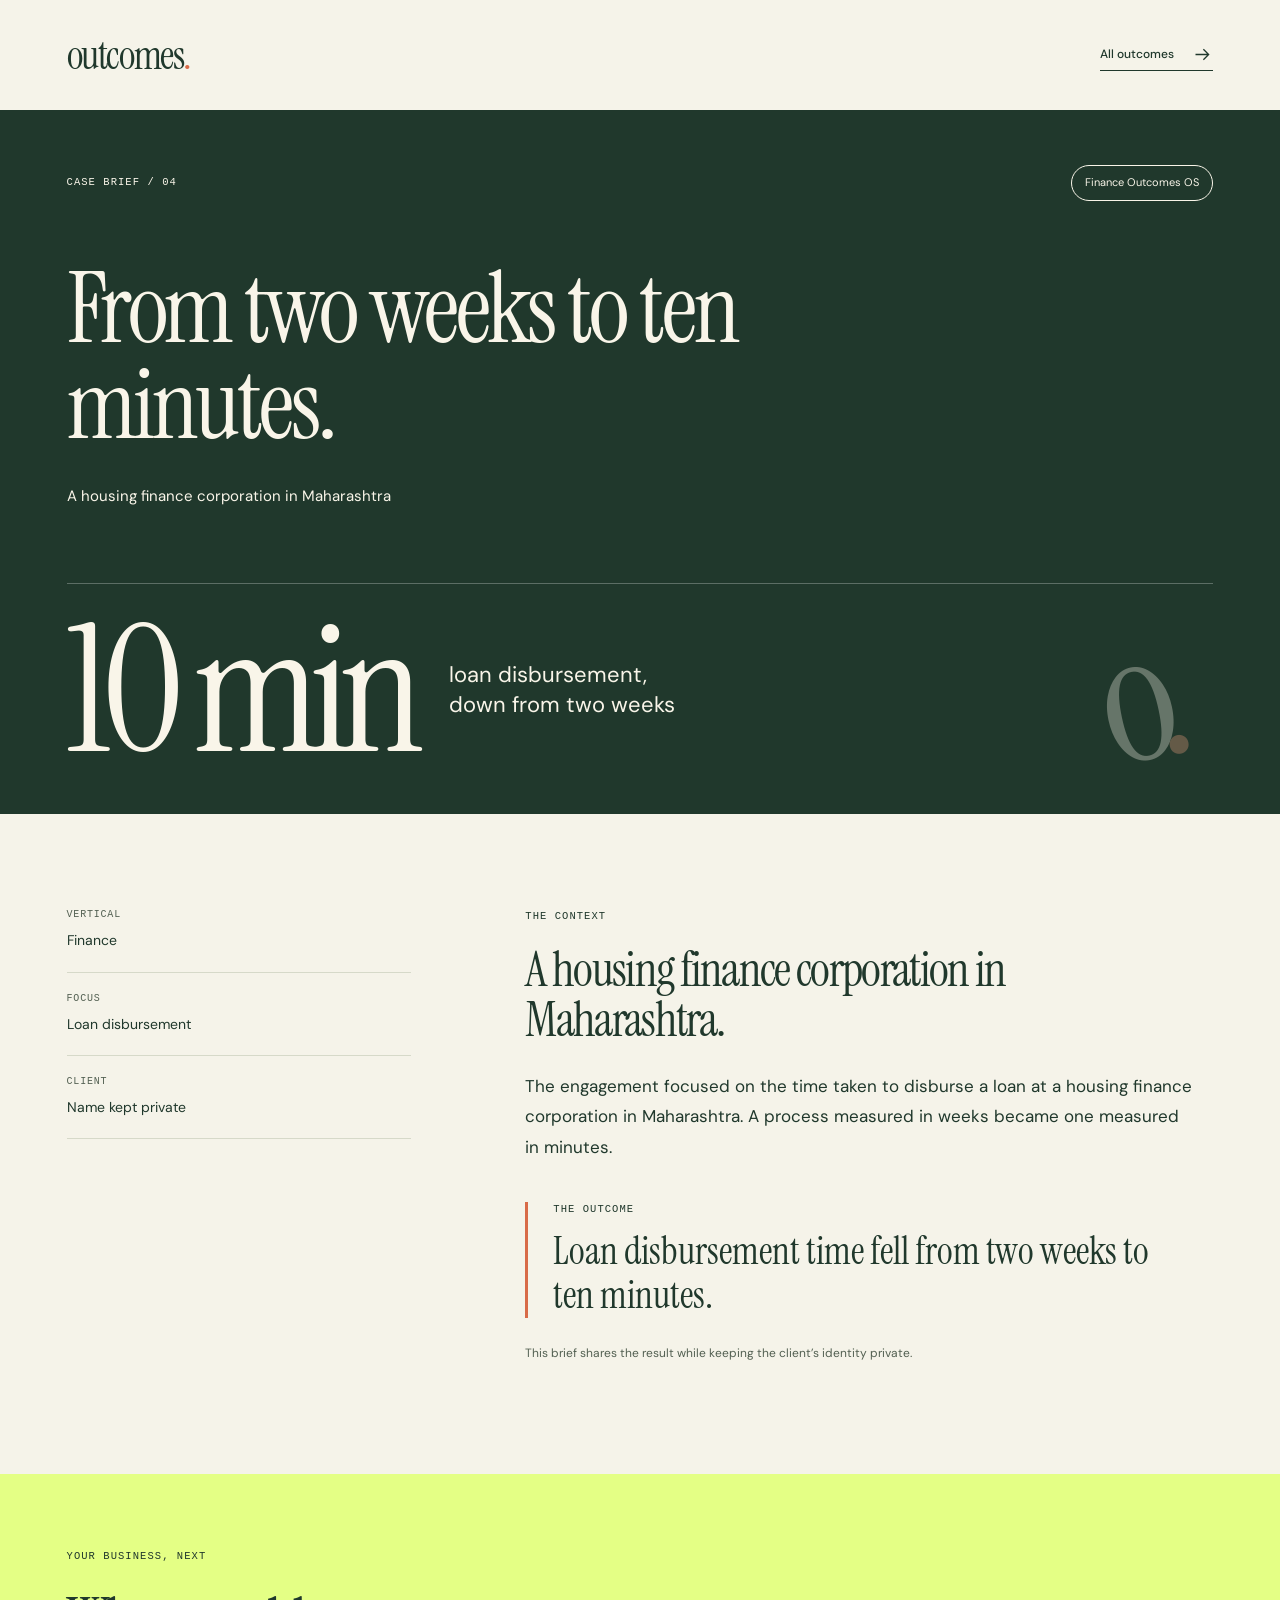
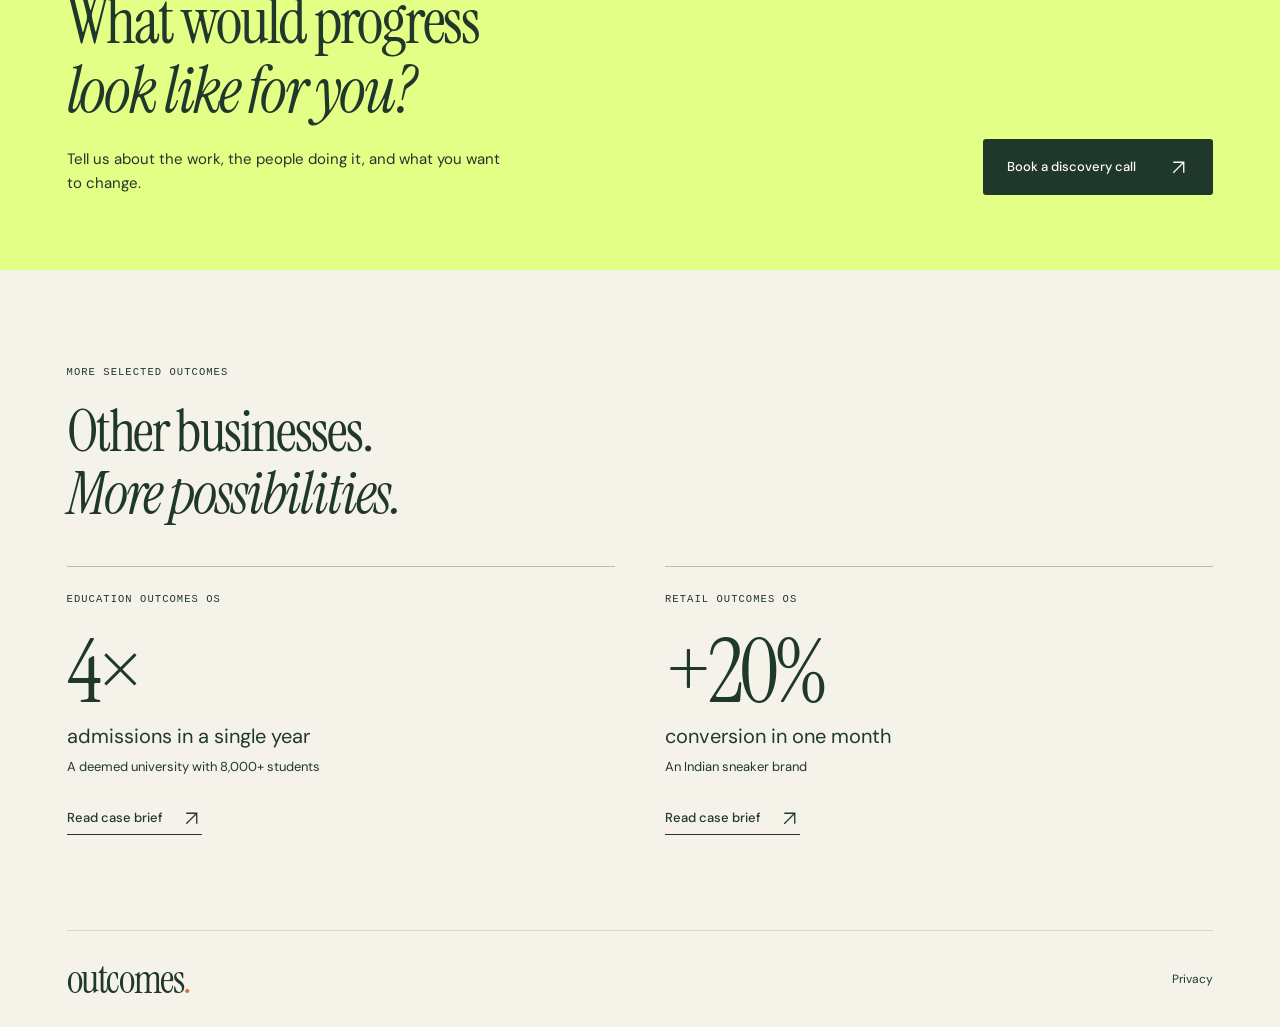
<file: work/housing-finance/index.html>
<!DOCTYPE html><html lang="en"><head><meta charset="UTF-8"><meta name="viewport" content="width=device-width, initial-scale=1"><meta name="description" content="Loan disbursement time reduced from two weeks to ten minutes for a housing finance corporation in Maharashtra."><meta name="theme-color" content="#f5f3e9"><title>10 min loan disbursement, down from two weeks — Outcomes</title><link rel="icon" href="/favicon.svg" type="image/svg+xml"><link rel="canonical" href="https://getoutcomes.ai/work/housing-finance/"><meta property="og:type" content="website"><meta property="og:title" content="10 min loan disbursement, down from two weeks — Outcomes"><meta property="og:description" content="Loan disbursement time reduced from two weeks to ten minutes for a housing finance corporation in Maharashtra."><meta property="og:site_name" content="Outcomes"><meta property="og:url" content="https://getoutcomes.ai/work/housing-finance/"><meta property="og:image" content="https://getoutcomes.ai/images/social.png"><meta name="twitter:card" content="summary_large_image"><link rel="stylesheet" href="/_astro/Arrow.MvuInPYR.css"><link rel="stylesheet" href="/_astro/_slug_.BCkY0EaX.css"></head><body><a class="skip-link" href="#main">Skip to content</a><header class="brief-header wrap" data-astro-cid-pznzci7v><a href="/" class="wordmark" aria-label="Outcomes home"><span class="wordmark-name">outcomes<span class="wordmark-period">.</span></span></a><a class="text-link" href="/#work" data-astro-cid-pznzci7v>All outcomes <svg class="arrow" viewBox="0 0 24 24" fill="none" aria-hidden="true"><path d="M4 12h15m-6-6 6 6-6 6"></path></svg></a></header><main id="main" class="case-brief brief-finance" data-astro-cid-pznzci7v><section class="brief-hero" aria-labelledby="brief-title" data-astro-cid-pznzci7v><div class="wrap brief-hero-inner" data-astro-cid-pznzci7v><div class="brief-category" data-astro-cid-pznzci7v><span class="eyebrow" data-astro-cid-pznzci7v>CASE BRIEF / 04</span><span class="brief-harness" data-astro-cid-pznzci7v>Finance Outcomes OS</span></div><h1 id="brief-title" data-astro-cid-pznzci7v>From two weeks to ten minutes.</h1><p class="brief-client" data-astro-cid-pznzci7v>A housing finance corporation in Maharashtra</p><div class="brief-result" data-astro-cid-pznzci7v><strong data-astro-cid-pznzci7v>10 min</strong><p data-astro-cid-pznzci7v>loan disbursement, down from two weeks</p><span class="brief-result-dot" aria-hidden="true" data-astro-cid-pznzci7v>o<span data-astro-cid-pznzci7v>.</span></span></div></div></section><section class="wrap brief-body" aria-labelledby="brief-context" data-astro-cid-pznzci7v><aside class="brief-facts" aria-label="Engagement details" data-astro-cid-pznzci7v><dl data-astro-cid-pznzci7v><div data-astro-cid-pznzci7v><dt data-astro-cid-pznzci7v>VERTICAL</dt><dd data-astro-cid-pznzci7v>Finance</dd></div><div data-astro-cid-pznzci7v><dt data-astro-cid-pznzci7v>FOCUS</dt><dd data-astro-cid-pznzci7v>Loan disbursement</dd></div><div data-astro-cid-pznzci7v><dt data-astro-cid-pznzci7v>CLIENT</dt><dd data-astro-cid-pznzci7v>Name kept private</dd></div></dl></aside><div class="brief-copy" data-astro-cid-pznzci7v><p class="eyebrow" data-astro-cid-pznzci7v>THE CONTEXT</p><h2 id="brief-context" data-astro-cid-pznzci7v>A housing finance corporation in Maharashtra.</h2><p data-astro-cid-pznzci7v>The engagement focused on the time taken to disburse a loan at a housing finance corporation in Maharashtra. A process measured in weeks became one measured in minutes.</p><div class="brief-outcome" data-astro-cid-pznzci7v><p class="eyebrow" data-astro-cid-pznzci7v>THE OUTCOME</p><p data-astro-cid-pznzci7v>Loan disbursement time fell from two weeks to ten minutes.</p></div><p class="brief-copy-note" data-astro-cid-pznzci7v>This brief shares the result while keeping the client’s identity private.</p></div></section><section class="brief-conversation" data-astro-cid-pznzci7v><div class="wrap brief-conversation-inner" data-astro-cid-pznzci7v><div data-astro-cid-pznzci7v><p class="eyebrow" data-astro-cid-pznzci7v>YOUR BUSINESS, NEXT</p><h2 data-astro-cid-pznzci7v>What would progress<br data-astro-cid-pznzci7v><em data-astro-cid-pznzci7v>look like for you?</em></h2><p data-astro-cid-pznzci7v>Tell us about the work, the people doing it, and what you want to change.</p></div><a class="button button-dark" href="https://calendar.app.google/ZctuysuyKNKm5zD98" target="_blank" rel="noopener noreferrer" data-astro-cid-pznzci7v>Book a discovery call <svg class="arrow" viewBox="0 0 24 24" fill="none" aria-hidden="true"><path d="M6 18 18 6M6 6h12v12"></path></svg></a></div></section><section class="wrap brief-related" aria-labelledby="related-title" data-astro-cid-pznzci7v><p class="eyebrow" data-astro-cid-pznzci7v>MORE SELECTED OUTCOMES</p><h2 id="related-title" data-astro-cid-pznzci7v>Other businesses.<br data-astro-cid-pznzci7v><em data-astro-cid-pznzci7v>More possibilities.</em></h2><div data-astro-cid-pznzci7v><a href="/work/university-admissions/" data-astro-cid-pznzci7v><span class="eyebrow" data-astro-cid-pznzci7v>Education Outcomes OS</span><strong data-astro-cid-pznzci7v>4×</strong><h3 data-astro-cid-pznzci7v>admissions in a single year</h3><p data-astro-cid-pznzci7v>A deemed university with 8,000+ students</p><span class="text-link" data-astro-cid-pznzci7v>Read case brief <svg class="arrow" viewBox="0 0 24 24" fill="none" aria-hidden="true"><path d="M6 18 18 6M6 6h12v12"></path></svg></span></a><a href="/work/conversational-commerce/" data-astro-cid-pznzci7v><span class="eyebrow" data-astro-cid-pznzci7v>Retail Outcomes OS</span><strong data-astro-cid-pznzci7v>+20%</strong><h3 data-astro-cid-pznzci7v>conversion in one month</h3><p data-astro-cid-pznzci7v>An Indian sneaker brand</p><span class="text-link" data-astro-cid-pznzci7v>Read case brief <svg class="arrow" viewBox="0 0 24 24" fill="none" aria-hidden="true"><path d="M6 18 18 6M6 6h12v12"></path></svg></span></a></div></section></main><footer class="wrap brief-footer" data-astro-cid-pznzci7v><a href="/" class="wordmark" aria-label="Outcomes home"><span class="wordmark-name">outcomes<span class="wordmark-period">.</span></span></a><a href="/privacy" data-astro-cid-pznzci7v>Privacy</a></footer><script type="module">var e=document.querySelector(`[data-menu-toggle]`),t=document.querySelector(`[data-mobile-nav]`),n=()=>{e&&t&&(e.setAttribute(`aria-expanded`,`false`),e.setAttribute(`aria-label`,`Open navigation`),t.hidden=!0)};e?.addEventListener(`click`,()=>{if(!t)return;let n=e.getAttribute(`aria-expanded`)!==`true`;e.setAttribute(`aria-expanded`,String(n)),e.setAttribute(`aria-label`,n?`Close navigation`:`Open navigation`),t.hidden=!n}),t?.querySelectorAll(`a`).forEach(e=>e.addEventListener(`click`,n)),document.addEventListener(`keydown`,t=>{t.key===`Escape`&&e?.getAttribute(`aria-expanded`)===`true`&&(n(),e.focus())}),matchMedia(`(min-width: 901px)`).addEventListener(`change`,n),document.addEventListener(`click`,e=>{e.target instanceof Node&&!document.querySelector(`.site-header`)?.contains(e.target)&&n()});var r=matchMedia(`(prefers-reduced-motion: reduce)`),i=r.matches,a=e=>{i=e,document.documentElement.classList.toggle(`motion-paused`,e),s()},o=!1,s=()=>{o=!1;let e=document.querySelector(`[data-scene]`);if(e){let t=Math.max(0,Math.min(1,-e.getBoundingClientRect().top/e.offsetHeight));e.querySelectorAll(`[data-depth]`).forEach(e=>{e.style.transform=i?``:`translateY(${t*Number(e.dataset.depth)*850}px)`})}let t=document.querySelector(`[data-horizon]`);if(t){let e=t.querySelector(`.horizon-ring`),n=Math.max(0,Math.min(1,(innerHeight-t.getBoundingClientRect().top)/(innerHeight+t.offsetHeight)));e&&(e.style.transform=i?``:`rotateX(${25-n*40}deg) rotateY(${-50+n*75}deg) scale(${.8+n*.35})`)}};if(r.addEventListener(`change`,e=>a(e.matches)),window.addEventListener(`scroll`,()=>{!o&&!i&&(o=!0,requestAnimationFrame(s))},{passive:!0}),a(i),!r.matches&&`IntersectionObserver`in window){let e=new IntersectionObserver(t=>{t.forEach(t=>{t.isIntersecting&&(t.target.classList.add(`is-visible`),e.unobserve(t.target))})},{threshold:.1});document.querySelectorAll(`[data-reveal]`).forEach(t=>{t.classList.add(`will-reveal`),e.observe(t)})}</script></body></html>
</file>
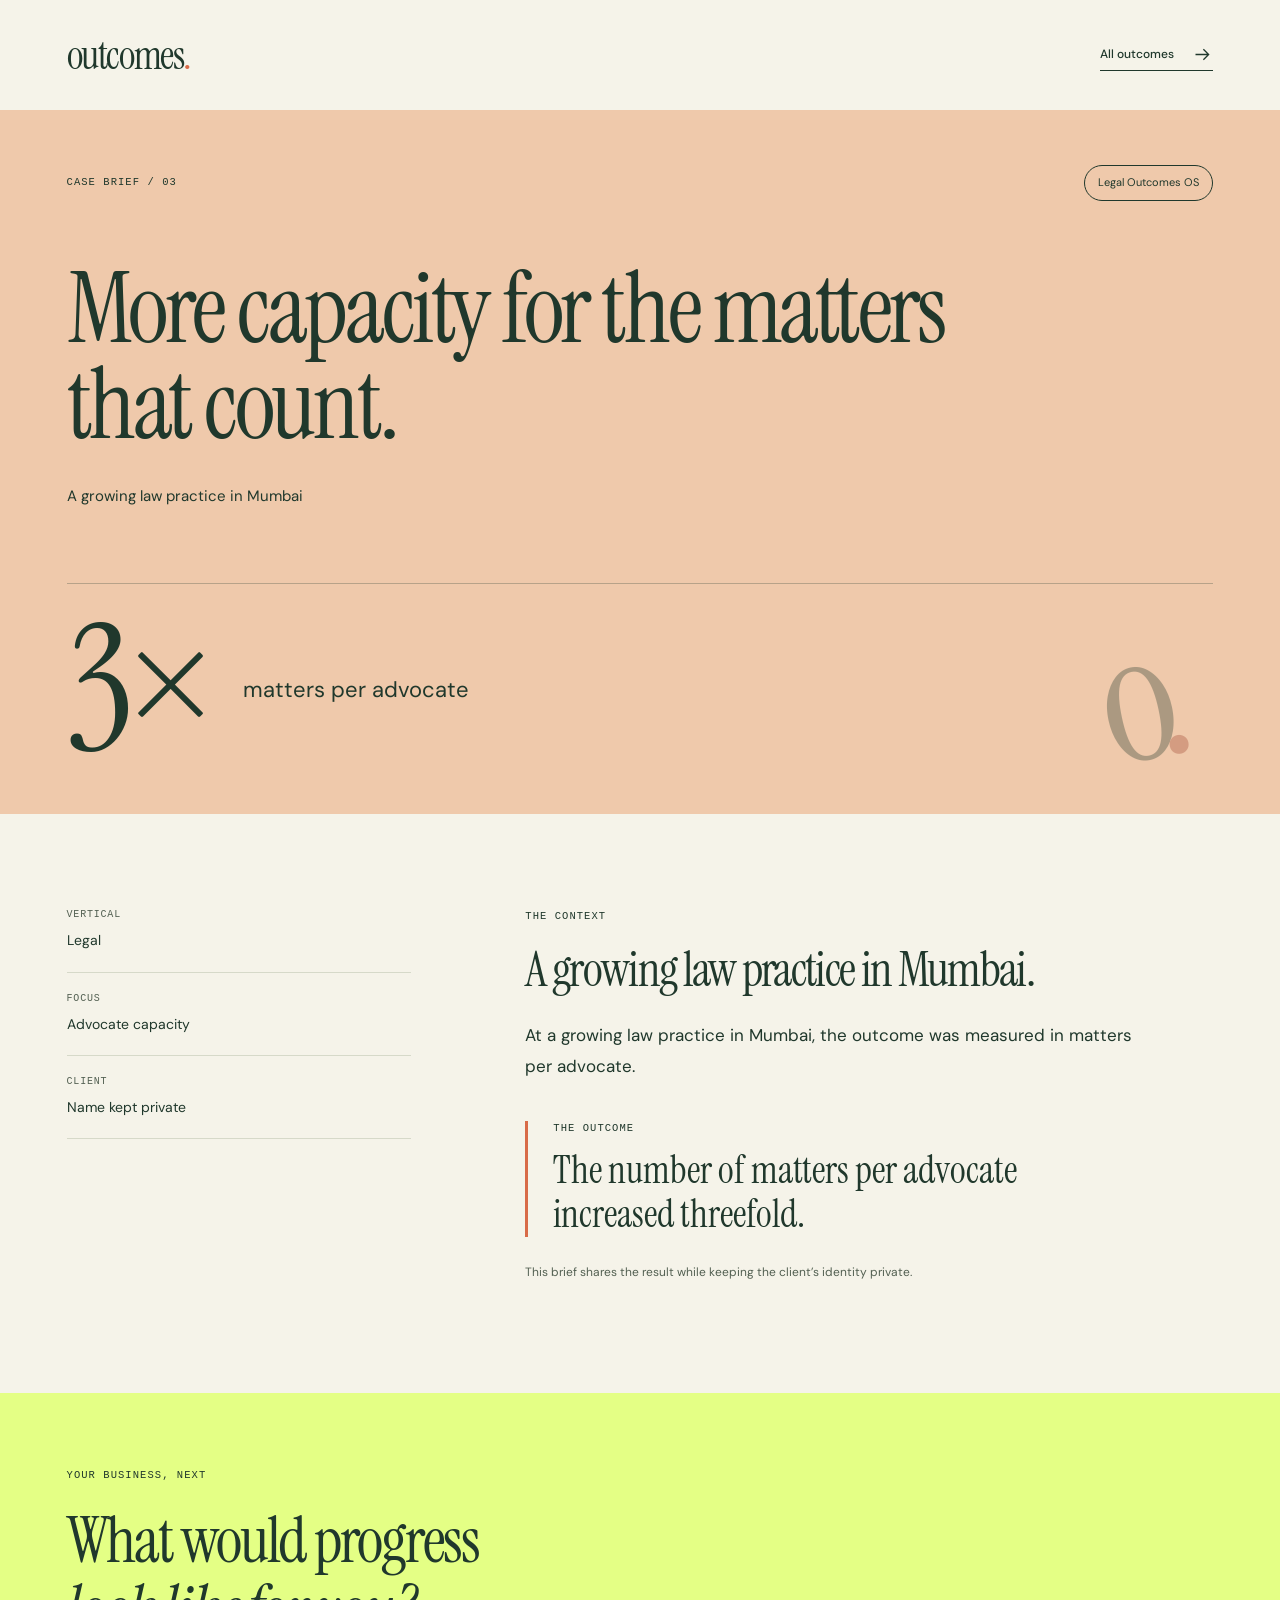
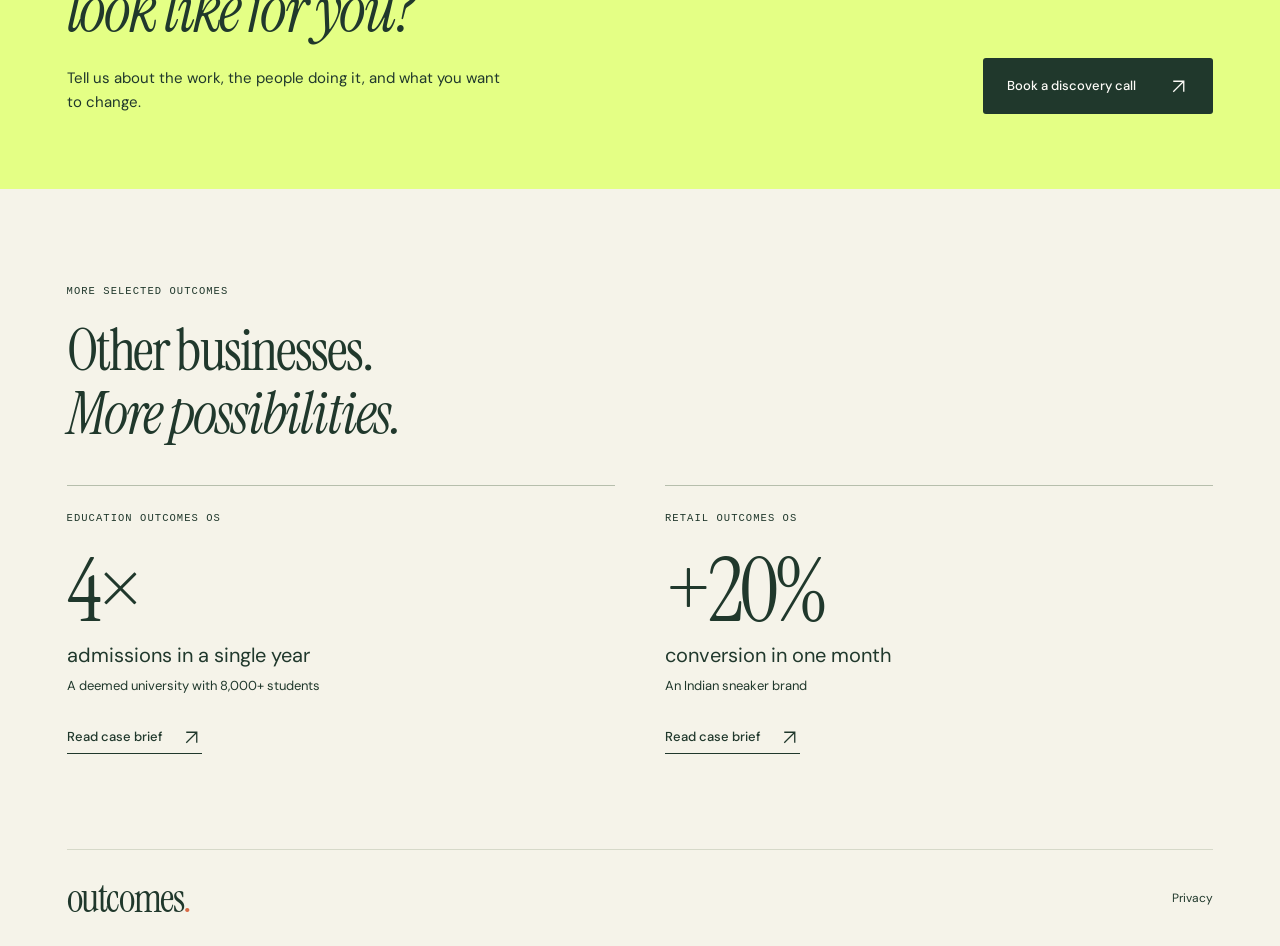
<file: work/legal-practice/index.html>
<!DOCTYPE html><html lang="en"><head><meta charset="UTF-8"><meta name="viewport" content="width=device-width, initial-scale=1"><meta name="description" content="Three times as many matters per advocate at a growing law practice in Mumbai."><meta name="theme-color" content="#f5f3e9"><title>3× matters per advocate — Outcomes</title><link rel="icon" href="/favicon.svg" type="image/svg+xml"><link rel="canonical" href="https://getoutcomes.ai/work/legal-practice/"><meta property="og:type" content="website"><meta property="og:title" content="3× matters per advocate — Outcomes"><meta property="og:description" content="Three times as many matters per advocate at a growing law practice in Mumbai."><meta property="og:site_name" content="Outcomes"><meta property="og:url" content="https://getoutcomes.ai/work/legal-practice/"><meta property="og:image" content="https://getoutcomes.ai/images/social.png"><meta name="twitter:card" content="summary_large_image"><link rel="stylesheet" href="/_astro/Arrow.MvuInPYR.css"><link rel="stylesheet" href="/_astro/_slug_.BCkY0EaX.css"></head><body><a class="skip-link" href="#main">Skip to content</a><header class="brief-header wrap" data-astro-cid-pznzci7v><a href="/" class="wordmark" aria-label="Outcomes home"><span class="wordmark-name">outcomes<span class="wordmark-period">.</span></span></a><a class="text-link" href="/#work" data-astro-cid-pznzci7v>All outcomes <svg class="arrow" viewBox="0 0 24 24" fill="none" aria-hidden="true"><path d="M4 12h15m-6-6 6 6-6 6"></path></svg></a></header><main id="main" class="case-brief brief-legal" data-astro-cid-pznzci7v><section class="brief-hero" aria-labelledby="brief-title" data-astro-cid-pznzci7v><div class="wrap brief-hero-inner" data-astro-cid-pznzci7v><div class="brief-category" data-astro-cid-pznzci7v><span class="eyebrow" data-astro-cid-pznzci7v>CASE BRIEF / 03</span><span class="brief-harness" data-astro-cid-pznzci7v>Legal Outcomes OS</span></div><h1 id="brief-title" data-astro-cid-pznzci7v>More capacity for the matters that count.</h1><p class="brief-client" data-astro-cid-pznzci7v>A growing law practice in Mumbai</p><div class="brief-result" data-astro-cid-pznzci7v><strong data-astro-cid-pznzci7v>3×</strong><p data-astro-cid-pznzci7v>matters per advocate</p><span class="brief-result-dot" aria-hidden="true" data-astro-cid-pznzci7v>o<span data-astro-cid-pznzci7v>.</span></span></div></div></section><section class="wrap brief-body" aria-labelledby="brief-context" data-astro-cid-pznzci7v><aside class="brief-facts" aria-label="Engagement details" data-astro-cid-pznzci7v><dl data-astro-cid-pznzci7v><div data-astro-cid-pznzci7v><dt data-astro-cid-pznzci7v>VERTICAL</dt><dd data-astro-cid-pznzci7v>Legal</dd></div><div data-astro-cid-pznzci7v><dt data-astro-cid-pznzci7v>FOCUS</dt><dd data-astro-cid-pznzci7v>Advocate capacity</dd></div><div data-astro-cid-pznzci7v><dt data-astro-cid-pznzci7v>CLIENT</dt><dd data-astro-cid-pznzci7v>Name kept private</dd></div></dl></aside><div class="brief-copy" data-astro-cid-pznzci7v><p class="eyebrow" data-astro-cid-pznzci7v>THE CONTEXT</p><h2 id="brief-context" data-astro-cid-pznzci7v>A growing law practice in Mumbai.</h2><p data-astro-cid-pznzci7v>At a growing law practice in Mumbai, the outcome was measured in matters per advocate.</p><div class="brief-outcome" data-astro-cid-pznzci7v><p class="eyebrow" data-astro-cid-pznzci7v>THE OUTCOME</p><p data-astro-cid-pznzci7v>The number of matters per advocate increased threefold.</p></div><p class="brief-copy-note" data-astro-cid-pznzci7v>This brief shares the result while keeping the client’s identity private.</p></div></section><section class="brief-conversation" data-astro-cid-pznzci7v><div class="wrap brief-conversation-inner" data-astro-cid-pznzci7v><div data-astro-cid-pznzci7v><p class="eyebrow" data-astro-cid-pznzci7v>YOUR BUSINESS, NEXT</p><h2 data-astro-cid-pznzci7v>What would progress<br data-astro-cid-pznzci7v><em data-astro-cid-pznzci7v>look like for you?</em></h2><p data-astro-cid-pznzci7v>Tell us about the work, the people doing it, and what you want to change.</p></div><a class="button button-dark" href="https://calendar.app.google/ZctuysuyKNKm5zD98" target="_blank" rel="noopener noreferrer" data-astro-cid-pznzci7v>Book a discovery call <svg class="arrow" viewBox="0 0 24 24" fill="none" aria-hidden="true"><path d="M6 18 18 6M6 6h12v12"></path></svg></a></div></section><section class="wrap brief-related" aria-labelledby="related-title" data-astro-cid-pznzci7v><p class="eyebrow" data-astro-cid-pznzci7v>MORE SELECTED OUTCOMES</p><h2 id="related-title" data-astro-cid-pznzci7v>Other businesses.<br data-astro-cid-pznzci7v><em data-astro-cid-pznzci7v>More possibilities.</em></h2><div data-astro-cid-pznzci7v><a href="/work/university-admissions/" data-astro-cid-pznzci7v><span class="eyebrow" data-astro-cid-pznzci7v>Education Outcomes OS</span><strong data-astro-cid-pznzci7v>4×</strong><h3 data-astro-cid-pznzci7v>admissions in a single year</h3><p data-astro-cid-pznzci7v>A deemed university with 8,000+ students</p><span class="text-link" data-astro-cid-pznzci7v>Read case brief <svg class="arrow" viewBox="0 0 24 24" fill="none" aria-hidden="true"><path d="M6 18 18 6M6 6h12v12"></path></svg></span></a><a href="/work/conversational-commerce/" data-astro-cid-pznzci7v><span class="eyebrow" data-astro-cid-pznzci7v>Retail Outcomes OS</span><strong data-astro-cid-pznzci7v>+20%</strong><h3 data-astro-cid-pznzci7v>conversion in one month</h3><p data-astro-cid-pznzci7v>An Indian sneaker brand</p><span class="text-link" data-astro-cid-pznzci7v>Read case brief <svg class="arrow" viewBox="0 0 24 24" fill="none" aria-hidden="true"><path d="M6 18 18 6M6 6h12v12"></path></svg></span></a></div></section></main><footer class="wrap brief-footer" data-astro-cid-pznzci7v><a href="/" class="wordmark" aria-label="Outcomes home"><span class="wordmark-name">outcomes<span class="wordmark-period">.</span></span></a><a href="/privacy" data-astro-cid-pznzci7v>Privacy</a></footer><script type="module">var e=document.querySelector(`[data-menu-toggle]`),t=document.querySelector(`[data-mobile-nav]`),n=()=>{e&&t&&(e.setAttribute(`aria-expanded`,`false`),e.setAttribute(`aria-label`,`Open navigation`),t.hidden=!0)};e?.addEventListener(`click`,()=>{if(!t)return;let n=e.getAttribute(`aria-expanded`)!==`true`;e.setAttribute(`aria-expanded`,String(n)),e.setAttribute(`aria-label`,n?`Close navigation`:`Open navigation`),t.hidden=!n}),t?.querySelectorAll(`a`).forEach(e=>e.addEventListener(`click`,n)),document.addEventListener(`keydown`,t=>{t.key===`Escape`&&e?.getAttribute(`aria-expanded`)===`true`&&(n(),e.focus())}),matchMedia(`(min-width: 901px)`).addEventListener(`change`,n),document.addEventListener(`click`,e=>{e.target instanceof Node&&!document.querySelector(`.site-header`)?.contains(e.target)&&n()});var r=matchMedia(`(prefers-reduced-motion: reduce)`),i=r.matches,a=e=>{i=e,document.documentElement.classList.toggle(`motion-paused`,e),s()},o=!1,s=()=>{o=!1;let e=document.querySelector(`[data-scene]`);if(e){let t=Math.max(0,Math.min(1,-e.getBoundingClientRect().top/e.offsetHeight));e.querySelectorAll(`[data-depth]`).forEach(e=>{e.style.transform=i?``:`translateY(${t*Number(e.dataset.depth)*850}px)`})}let t=document.querySelector(`[data-horizon]`);if(t){let e=t.querySelector(`.horizon-ring`),n=Math.max(0,Math.min(1,(innerHeight-t.getBoundingClientRect().top)/(innerHeight+t.offsetHeight)));e&&(e.style.transform=i?``:`rotateX(${25-n*40}deg) rotateY(${-50+n*75}deg) scale(${.8+n*.35})`)}};if(r.addEventListener(`change`,e=>a(e.matches)),window.addEventListener(`scroll`,()=>{!o&&!i&&(o=!0,requestAnimationFrame(s))},{passive:!0}),a(i),!r.matches&&`IntersectionObserver`in window){let e=new IntersectionObserver(t=>{t.forEach(t=>{t.isIntersecting&&(t.target.classList.add(`is-visible`),e.unobserve(t.target))})},{threshold:.1});document.querySelectorAll(`[data-reveal]`).forEach(t=>{t.classList.add(`will-reveal`),e.observe(t)})}</script></body></html>
</file>
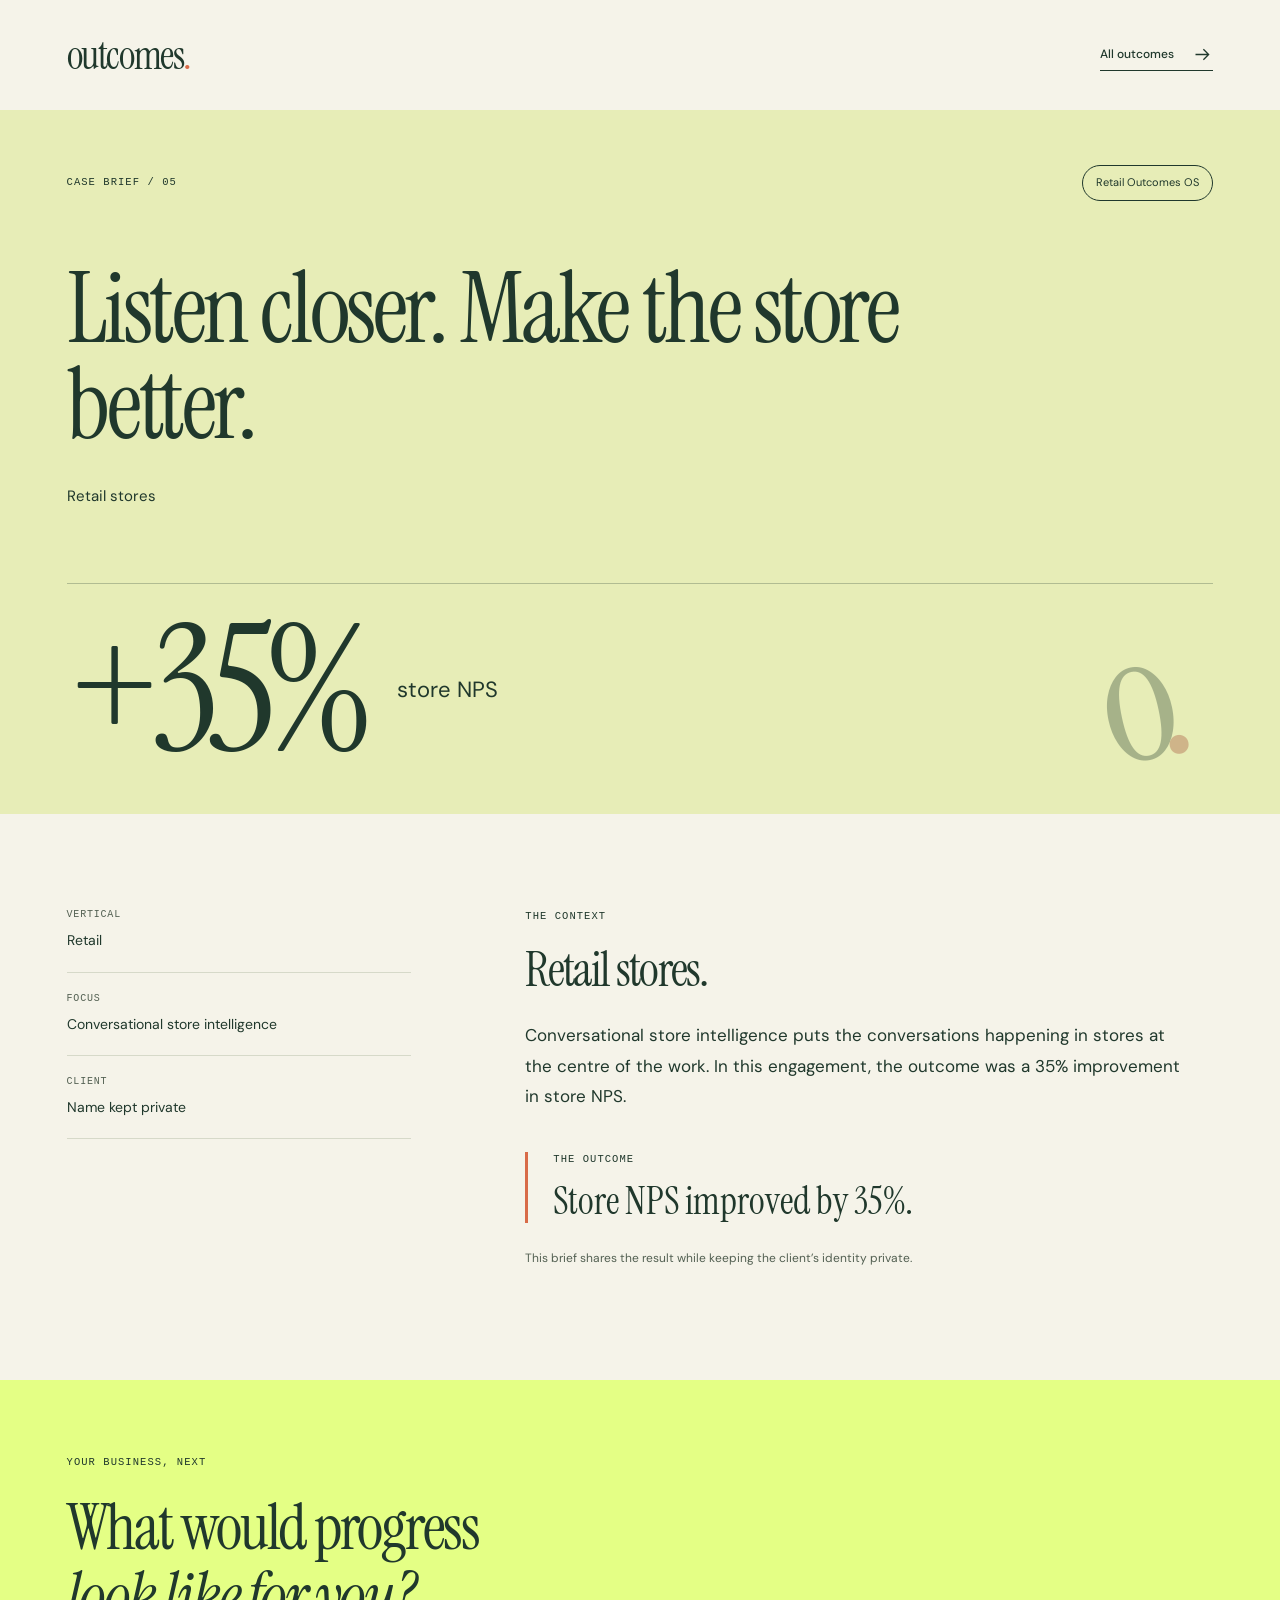
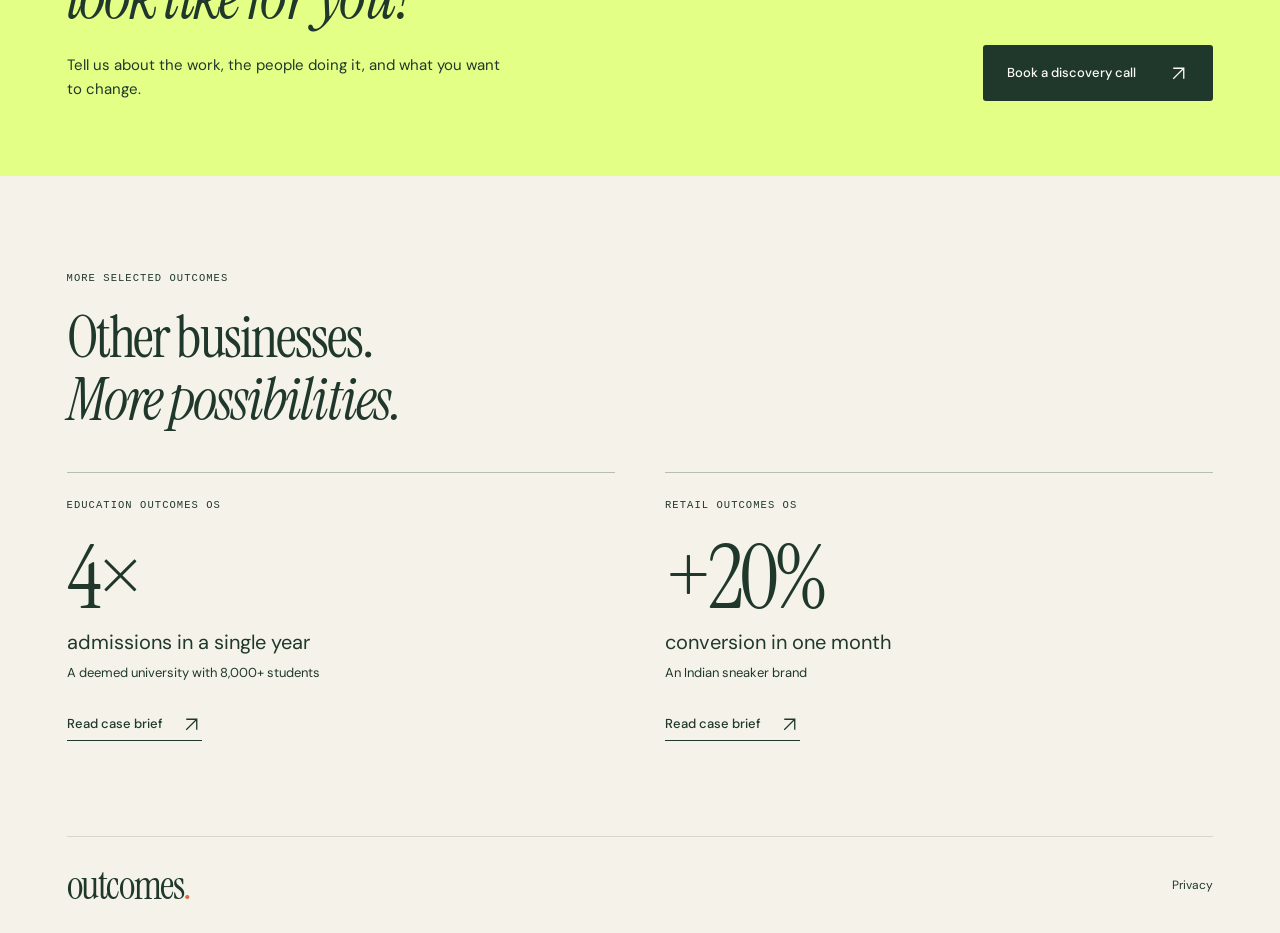
<file: work/store-intelligence/index.html>
<!DOCTYPE html><html lang="en"><head><meta charset="UTF-8"><meta name="viewport" content="width=device-width, initial-scale=1"><meta name="description" content="A 35% improvement in store NPS, driven by conversational store intelligence."><meta name="theme-color" content="#f5f3e9"><title>+35% store NPS — Outcomes</title><link rel="icon" href="/favicon.svg" type="image/svg+xml"><link rel="canonical" href="https://getoutcomes.ai/work/store-intelligence/"><meta property="og:type" content="website"><meta property="og:title" content="+35% store NPS — Outcomes"><meta property="og:description" content="A 35% improvement in store NPS, driven by conversational store intelligence."><meta property="og:site_name" content="Outcomes"><meta property="og:url" content="https://getoutcomes.ai/work/store-intelligence/"><meta property="og:image" content="https://getoutcomes.ai/images/social.png"><meta name="twitter:card" content="summary_large_image"><link rel="stylesheet" href="/_astro/Arrow.MvuInPYR.css"><link rel="stylesheet" href="/_astro/_slug_.BCkY0EaX.css"></head><body><a class="skip-link" href="#main">Skip to content</a><header class="brief-header wrap" data-astro-cid-pznzci7v><a href="/" class="wordmark" aria-label="Outcomes home"><span class="wordmark-name">outcomes<span class="wordmark-period">.</span></span></a><a class="text-link" href="/#work" data-astro-cid-pznzci7v>All outcomes <svg class="arrow" viewBox="0 0 24 24" fill="none" aria-hidden="true"><path d="M4 12h15m-6-6 6 6-6 6"></path></svg></a></header><main id="main" class="case-brief brief-stores" data-astro-cid-pznzci7v><section class="brief-hero" aria-labelledby="brief-title" data-astro-cid-pznzci7v><div class="wrap brief-hero-inner" data-astro-cid-pznzci7v><div class="brief-category" data-astro-cid-pznzci7v><span class="eyebrow" data-astro-cid-pznzci7v>CASE BRIEF / 05</span><span class="brief-harness" data-astro-cid-pznzci7v>Retail Outcomes OS</span></div><h1 id="brief-title" data-astro-cid-pznzci7v>Listen closer. Make the store better.</h1><p class="brief-client" data-astro-cid-pznzci7v>Retail stores</p><div class="brief-result" data-astro-cid-pznzci7v><strong data-astro-cid-pznzci7v>+35%</strong><p data-astro-cid-pznzci7v>store NPS</p><span class="brief-result-dot" aria-hidden="true" data-astro-cid-pznzci7v>o<span data-astro-cid-pznzci7v>.</span></span></div></div></section><section class="wrap brief-body" aria-labelledby="brief-context" data-astro-cid-pznzci7v><aside class="brief-facts" aria-label="Engagement details" data-astro-cid-pznzci7v><dl data-astro-cid-pznzci7v><div data-astro-cid-pznzci7v><dt data-astro-cid-pznzci7v>VERTICAL</dt><dd data-astro-cid-pznzci7v>Retail</dd></div><div data-astro-cid-pznzci7v><dt data-astro-cid-pznzci7v>FOCUS</dt><dd data-astro-cid-pznzci7v>Conversational store intelligence</dd></div><div data-astro-cid-pznzci7v><dt data-astro-cid-pznzci7v>CLIENT</dt><dd data-astro-cid-pznzci7v>Name kept private</dd></div></dl></aside><div class="brief-copy" data-astro-cid-pznzci7v><p class="eyebrow" data-astro-cid-pznzci7v>THE CONTEXT</p><h2 id="brief-context" data-astro-cid-pznzci7v>Retail stores.</h2><p data-astro-cid-pznzci7v>Conversational store intelligence puts the conversations happening in stores at the centre of the work. In this engagement, the outcome was a 35% improvement in store NPS.</p><div class="brief-outcome" data-astro-cid-pznzci7v><p class="eyebrow" data-astro-cid-pznzci7v>THE OUTCOME</p><p data-astro-cid-pznzci7v>Store NPS improved by 35%.</p></div><p class="brief-copy-note" data-astro-cid-pznzci7v>This brief shares the result while keeping the client’s identity private.</p></div></section><section class="brief-conversation" data-astro-cid-pznzci7v><div class="wrap brief-conversation-inner" data-astro-cid-pznzci7v><div data-astro-cid-pznzci7v><p class="eyebrow" data-astro-cid-pznzci7v>YOUR BUSINESS, NEXT</p><h2 data-astro-cid-pznzci7v>What would progress<br data-astro-cid-pznzci7v><em data-astro-cid-pznzci7v>look like for you?</em></h2><p data-astro-cid-pznzci7v>Tell us about the work, the people doing it, and what you want to change.</p></div><a class="button button-dark" href="https://calendar.app.google/ZctuysuyKNKm5zD98" target="_blank" rel="noopener noreferrer" data-astro-cid-pznzci7v>Book a discovery call <svg class="arrow" viewBox="0 0 24 24" fill="none" aria-hidden="true"><path d="M6 18 18 6M6 6h12v12"></path></svg></a></div></section><section class="wrap brief-related" aria-labelledby="related-title" data-astro-cid-pznzci7v><p class="eyebrow" data-astro-cid-pznzci7v>MORE SELECTED OUTCOMES</p><h2 id="related-title" data-astro-cid-pznzci7v>Other businesses.<br data-astro-cid-pznzci7v><em data-astro-cid-pznzci7v>More possibilities.</em></h2><div data-astro-cid-pznzci7v><a href="/work/university-admissions/" data-astro-cid-pznzci7v><span class="eyebrow" data-astro-cid-pznzci7v>Education Outcomes OS</span><strong data-astro-cid-pznzci7v>4×</strong><h3 data-astro-cid-pznzci7v>admissions in a single year</h3><p data-astro-cid-pznzci7v>A deemed university with 8,000+ students</p><span class="text-link" data-astro-cid-pznzci7v>Read case brief <svg class="arrow" viewBox="0 0 24 24" fill="none" aria-hidden="true"><path d="M6 18 18 6M6 6h12v12"></path></svg></span></a><a href="/work/conversational-commerce/" data-astro-cid-pznzci7v><span class="eyebrow" data-astro-cid-pznzci7v>Retail Outcomes OS</span><strong data-astro-cid-pznzci7v>+20%</strong><h3 data-astro-cid-pznzci7v>conversion in one month</h3><p data-astro-cid-pznzci7v>An Indian sneaker brand</p><span class="text-link" data-astro-cid-pznzci7v>Read case brief <svg class="arrow" viewBox="0 0 24 24" fill="none" aria-hidden="true"><path d="M6 18 18 6M6 6h12v12"></path></svg></span></a></div></section></main><footer class="wrap brief-footer" data-astro-cid-pznzci7v><a href="/" class="wordmark" aria-label="Outcomes home"><span class="wordmark-name">outcomes<span class="wordmark-period">.</span></span></a><a href="/privacy" data-astro-cid-pznzci7v>Privacy</a></footer><script type="module">var e=document.querySelector(`[data-menu-toggle]`),t=document.querySelector(`[data-mobile-nav]`),n=()=>{e&&t&&(e.setAttribute(`aria-expanded`,`false`),e.setAttribute(`aria-label`,`Open navigation`),t.hidden=!0)};e?.addEventListener(`click`,()=>{if(!t)return;let n=e.getAttribute(`aria-expanded`)!==`true`;e.setAttribute(`aria-expanded`,String(n)),e.setAttribute(`aria-label`,n?`Close navigation`:`Open navigation`),t.hidden=!n}),t?.querySelectorAll(`a`).forEach(e=>e.addEventListener(`click`,n)),document.addEventListener(`keydown`,t=>{t.key===`Escape`&&e?.getAttribute(`aria-expanded`)===`true`&&(n(),e.focus())}),matchMedia(`(min-width: 901px)`).addEventListener(`change`,n),document.addEventListener(`click`,e=>{e.target instanceof Node&&!document.querySelector(`.site-header`)?.contains(e.target)&&n()});var r=matchMedia(`(prefers-reduced-motion: reduce)`),i=r.matches,a=e=>{i=e,document.documentElement.classList.toggle(`motion-paused`,e),s()},o=!1,s=()=>{o=!1;let e=document.querySelector(`[data-scene]`);if(e){let t=Math.max(0,Math.min(1,-e.getBoundingClientRect().top/e.offsetHeight));e.querySelectorAll(`[data-depth]`).forEach(e=>{e.style.transform=i?``:`translateY(${t*Number(e.dataset.depth)*850}px)`})}let t=document.querySelector(`[data-horizon]`);if(t){let e=t.querySelector(`.horizon-ring`),n=Math.max(0,Math.min(1,(innerHeight-t.getBoundingClientRect().top)/(innerHeight+t.offsetHeight)));e&&(e.style.transform=i?``:`rotateX(${25-n*40}deg) rotateY(${-50+n*75}deg) scale(${.8+n*.35})`)}};if(r.addEventListener(`change`,e=>a(e.matches)),window.addEventListener(`scroll`,()=>{!o&&!i&&(o=!0,requestAnimationFrame(s))},{passive:!0}),a(i),!r.matches&&`IntersectionObserver`in window){let e=new IntersectionObserver(t=>{t.forEach(t=>{t.isIntersecting&&(t.target.classList.add(`is-visible`),e.unobserve(t.target))})},{threshold:.1});document.querySelectorAll(`[data-reveal]`).forEach(t=>{t.classList.add(`will-reveal`),e.observe(t)})}</script></body></html>
</file>
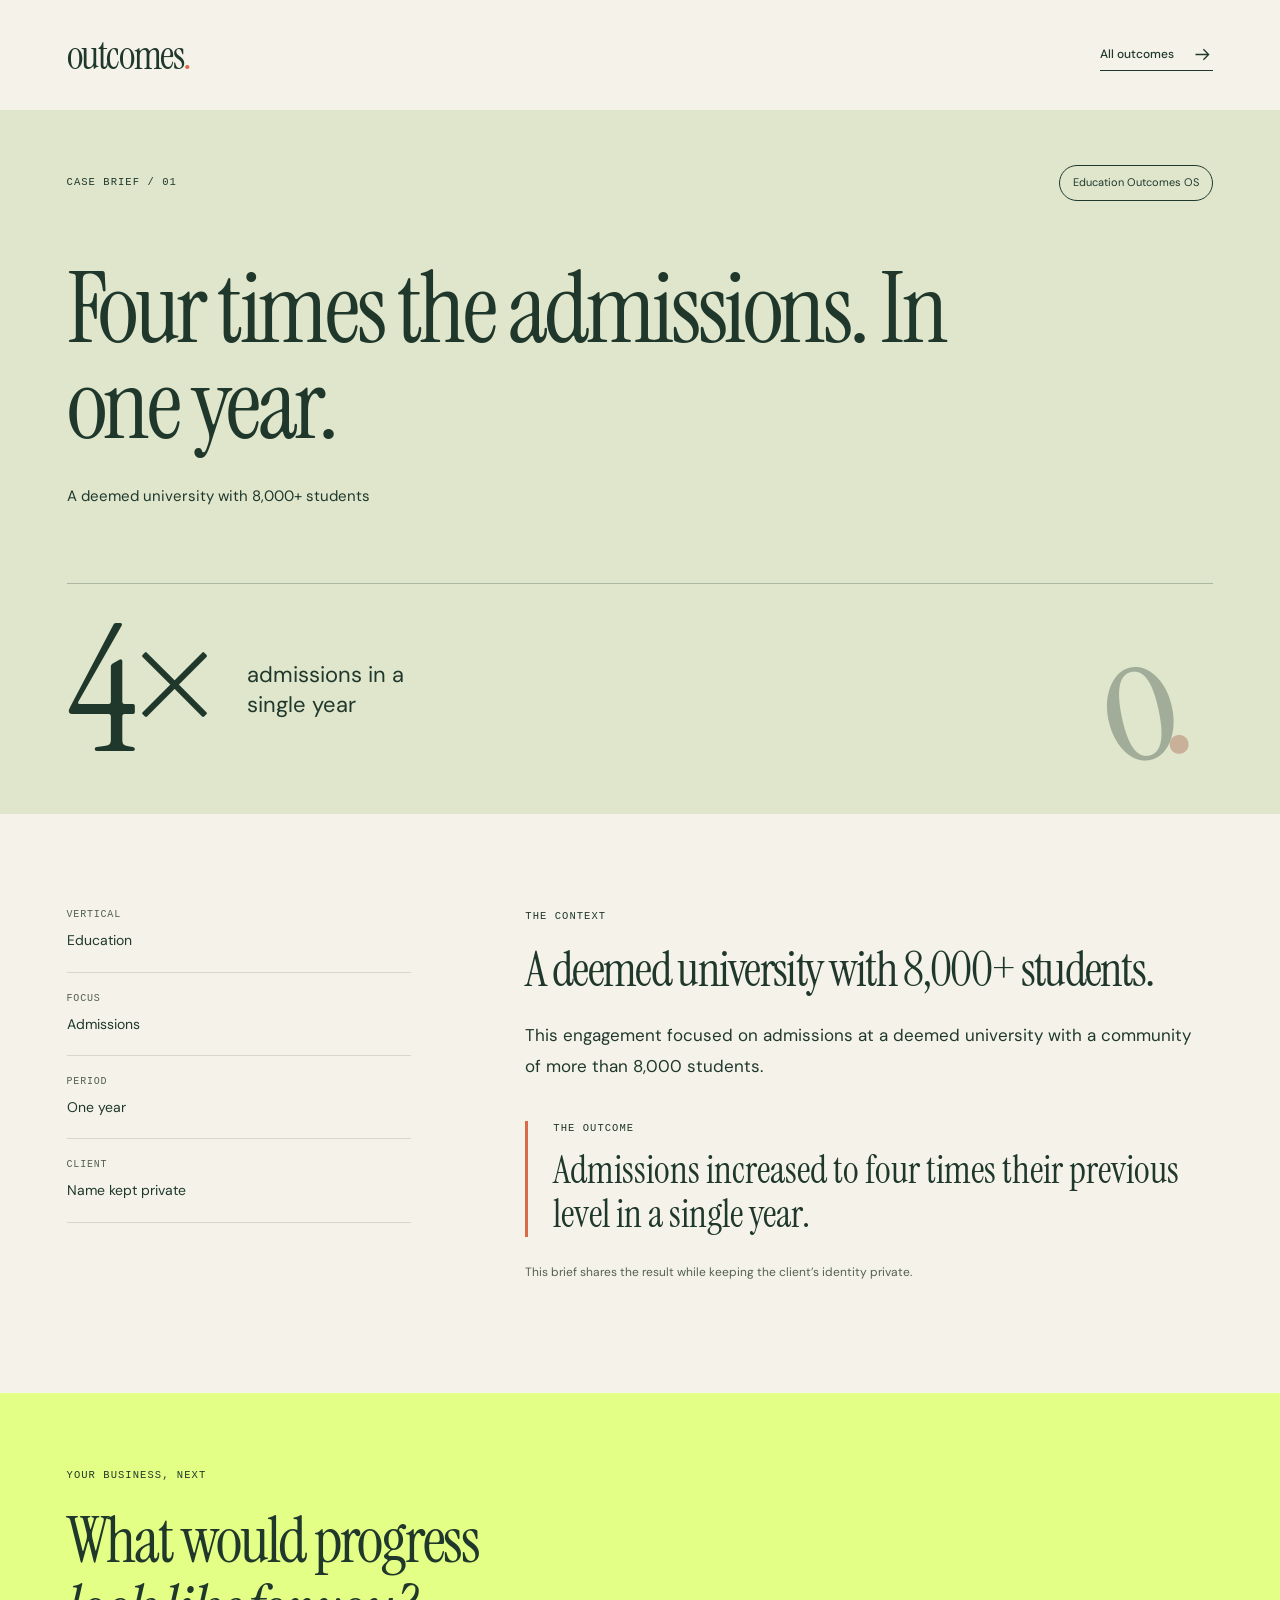
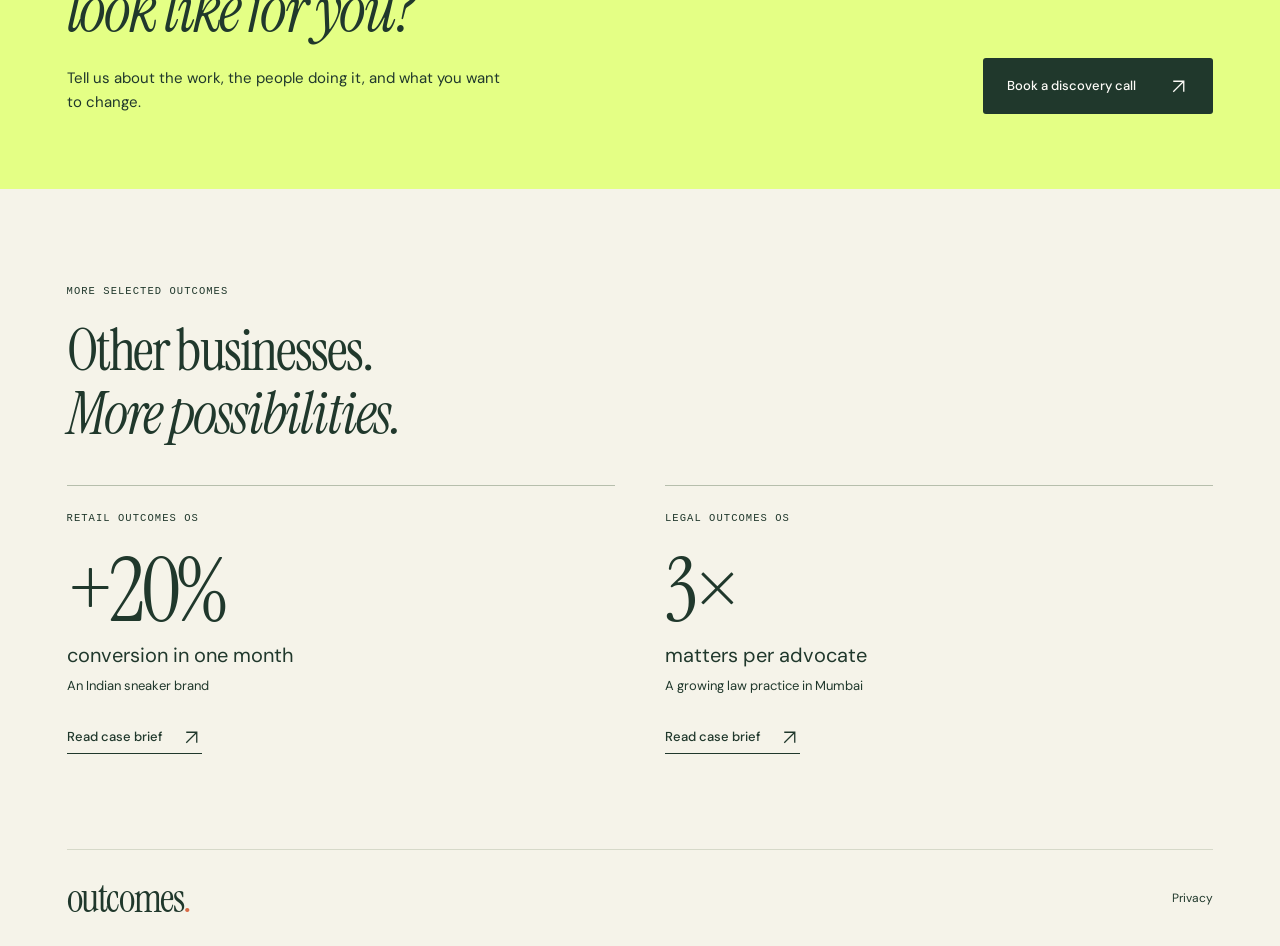
<file: work/university-admissions/index.html>
<!DOCTYPE html><html lang="en"><head><meta charset="UTF-8"><meta name="viewport" content="width=device-width, initial-scale=1"><meta name="description" content="A fourfold increase in admissions over a single year, at a deemed university serving more than 8,000 students."><meta name="theme-color" content="#f5f3e9"><title>4× admissions in a single year — Outcomes</title><link rel="icon" href="/favicon.svg" type="image/svg+xml"><link rel="canonical" href="https://getoutcomes.ai/work/university-admissions/"><meta property="og:type" content="website"><meta property="og:title" content="4× admissions in a single year — Outcomes"><meta property="og:description" content="A fourfold increase in admissions over a single year, at a deemed university serving more than 8,000 students."><meta property="og:site_name" content="Outcomes"><meta property="og:url" content="https://getoutcomes.ai/work/university-admissions/"><meta property="og:image" content="https://getoutcomes.ai/images/social.png"><meta name="twitter:card" content="summary_large_image"><link rel="stylesheet" href="/_astro/Arrow.MvuInPYR.css"><link rel="stylesheet" href="/_astro/_slug_.BCkY0EaX.css"></head><body><a class="skip-link" href="#main">Skip to content</a><header class="brief-header wrap" data-astro-cid-pznzci7v><a href="/" class="wordmark" aria-label="Outcomes home"><span class="wordmark-name">outcomes<span class="wordmark-period">.</span></span></a><a class="text-link" href="/#work" data-astro-cid-pznzci7v>All outcomes <svg class="arrow" viewBox="0 0 24 24" fill="none" aria-hidden="true"><path d="M4 12h15m-6-6 6 6-6 6"></path></svg></a></header><main id="main" class="case-brief brief-education" data-astro-cid-pznzci7v><section class="brief-hero" aria-labelledby="brief-title" data-astro-cid-pznzci7v><div class="wrap brief-hero-inner" data-astro-cid-pznzci7v><div class="brief-category" data-astro-cid-pznzci7v><span class="eyebrow" data-astro-cid-pznzci7v>CASE BRIEF / 01</span><span class="brief-harness" data-astro-cid-pznzci7v>Education Outcomes OS</span></div><h1 id="brief-title" data-astro-cid-pznzci7v>Four times the admissions. In one year.</h1><p class="brief-client" data-astro-cid-pznzci7v>A deemed university with 8,000+ students</p><div class="brief-result" data-astro-cid-pznzci7v><strong data-astro-cid-pznzci7v>4×</strong><p data-astro-cid-pznzci7v>admissions in a single year</p><span class="brief-result-dot" aria-hidden="true" data-astro-cid-pznzci7v>o<span data-astro-cid-pznzci7v>.</span></span></div></div></section><section class="wrap brief-body" aria-labelledby="brief-context" data-astro-cid-pznzci7v><aside class="brief-facts" aria-label="Engagement details" data-astro-cid-pznzci7v><dl data-astro-cid-pznzci7v><div data-astro-cid-pznzci7v><dt data-astro-cid-pznzci7v>VERTICAL</dt><dd data-astro-cid-pznzci7v>Education</dd></div><div data-astro-cid-pznzci7v><dt data-astro-cid-pznzci7v>FOCUS</dt><dd data-astro-cid-pznzci7v>Admissions</dd></div><div data-astro-cid-pznzci7v><dt data-astro-cid-pznzci7v>PERIOD</dt><dd data-astro-cid-pznzci7v>One year</dd></div><div data-astro-cid-pznzci7v><dt data-astro-cid-pznzci7v>CLIENT</dt><dd data-astro-cid-pznzci7v>Name kept private</dd></div></dl></aside><div class="brief-copy" data-astro-cid-pznzci7v><p class="eyebrow" data-astro-cid-pznzci7v>THE CONTEXT</p><h2 id="brief-context" data-astro-cid-pznzci7v>A deemed university with 8,000+ students.</h2><p data-astro-cid-pznzci7v>This engagement focused on admissions at a deemed university with a community of more than 8,000 students.</p><div class="brief-outcome" data-astro-cid-pznzci7v><p class="eyebrow" data-astro-cid-pznzci7v>THE OUTCOME</p><p data-astro-cid-pznzci7v>Admissions increased to four times their previous level in a single year.</p></div><p class="brief-copy-note" data-astro-cid-pznzci7v>This brief shares the result while keeping the client’s identity private.</p></div></section><section class="brief-conversation" data-astro-cid-pznzci7v><div class="wrap brief-conversation-inner" data-astro-cid-pznzci7v><div data-astro-cid-pznzci7v><p class="eyebrow" data-astro-cid-pznzci7v>YOUR BUSINESS, NEXT</p><h2 data-astro-cid-pznzci7v>What would progress<br data-astro-cid-pznzci7v><em data-astro-cid-pznzci7v>look like for you?</em></h2><p data-astro-cid-pznzci7v>Tell us about the work, the people doing it, and what you want to change.</p></div><a class="button button-dark" href="https://calendar.app.google/ZctuysuyKNKm5zD98" target="_blank" rel="noopener noreferrer" data-astro-cid-pznzci7v>Book a discovery call <svg class="arrow" viewBox="0 0 24 24" fill="none" aria-hidden="true"><path d="M6 18 18 6M6 6h12v12"></path></svg></a></div></section><section class="wrap brief-related" aria-labelledby="related-title" data-astro-cid-pznzci7v><p class="eyebrow" data-astro-cid-pznzci7v>MORE SELECTED OUTCOMES</p><h2 id="related-title" data-astro-cid-pznzci7v>Other businesses.<br data-astro-cid-pznzci7v><em data-astro-cid-pznzci7v>More possibilities.</em></h2><div data-astro-cid-pznzci7v><a href="/work/conversational-commerce/" data-astro-cid-pznzci7v><span class="eyebrow" data-astro-cid-pznzci7v>Retail Outcomes OS</span><strong data-astro-cid-pznzci7v>+20%</strong><h3 data-astro-cid-pznzci7v>conversion in one month</h3><p data-astro-cid-pznzci7v>An Indian sneaker brand</p><span class="text-link" data-astro-cid-pznzci7v>Read case brief <svg class="arrow" viewBox="0 0 24 24" fill="none" aria-hidden="true"><path d="M6 18 18 6M6 6h12v12"></path></svg></span></a><a href="/work/legal-practice/" data-astro-cid-pznzci7v><span class="eyebrow" data-astro-cid-pznzci7v>Legal Outcomes OS</span><strong data-astro-cid-pznzci7v>3×</strong><h3 data-astro-cid-pznzci7v>matters per advocate</h3><p data-astro-cid-pznzci7v>A growing law practice in Mumbai</p><span class="text-link" data-astro-cid-pznzci7v>Read case brief <svg class="arrow" viewBox="0 0 24 24" fill="none" aria-hidden="true"><path d="M6 18 18 6M6 6h12v12"></path></svg></span></a></div></section></main><footer class="wrap brief-footer" data-astro-cid-pznzci7v><a href="/" class="wordmark" aria-label="Outcomes home"><span class="wordmark-name">outcomes<span class="wordmark-period">.</span></span></a><a href="/privacy" data-astro-cid-pznzci7v>Privacy</a></footer><script type="module">var e=document.querySelector(`[data-menu-toggle]`),t=document.querySelector(`[data-mobile-nav]`),n=()=>{e&&t&&(e.setAttribute(`aria-expanded`,`false`),e.setAttribute(`aria-label`,`Open navigation`),t.hidden=!0)};e?.addEventListener(`click`,()=>{if(!t)return;let n=e.getAttribute(`aria-expanded`)!==`true`;e.setAttribute(`aria-expanded`,String(n)),e.setAttribute(`aria-label`,n?`Close navigation`:`Open navigation`),t.hidden=!n}),t?.querySelectorAll(`a`).forEach(e=>e.addEventListener(`click`,n)),document.addEventListener(`keydown`,t=>{t.key===`Escape`&&e?.getAttribute(`aria-expanded`)===`true`&&(n(),e.focus())}),matchMedia(`(min-width: 901px)`).addEventListener(`change`,n),document.addEventListener(`click`,e=>{e.target instanceof Node&&!document.querySelector(`.site-header`)?.contains(e.target)&&n()});var r=matchMedia(`(prefers-reduced-motion: reduce)`),i=r.matches,a=e=>{i=e,document.documentElement.classList.toggle(`motion-paused`,e),s()},o=!1,s=()=>{o=!1;let e=document.querySelector(`[data-scene]`);if(e){let t=Math.max(0,Math.min(1,-e.getBoundingClientRect().top/e.offsetHeight));e.querySelectorAll(`[data-depth]`).forEach(e=>{e.style.transform=i?``:`translateY(${t*Number(e.dataset.depth)*850}px)`})}let t=document.querySelector(`[data-horizon]`);if(t){let e=t.querySelector(`.horizon-ring`),n=Math.max(0,Math.min(1,(innerHeight-t.getBoundingClientRect().top)/(innerHeight+t.offsetHeight)));e&&(e.style.transform=i?``:`rotateX(${25-n*40}deg) rotateY(${-50+n*75}deg) scale(${.8+n*.35})`)}};if(r.addEventListener(`change`,e=>a(e.matches)),window.addEventListener(`scroll`,()=>{!o&&!i&&(o=!0,requestAnimationFrame(s))},{passive:!0}),a(i),!r.matches&&`IntersectionObserver`in window){let e=new IntersectionObserver(t=>{t.forEach(t=>{t.isIntersecting&&(t.target.classList.add(`is-visible`),e.unobserve(t.target))})},{threshold:.1});document.querySelectorAll(`[data-reveal]`).forEach(t=>{t.classList.add(`will-reveal`),e.observe(t)})}</script></body></html>
</file>
<file: _astro/Arrow.MvuInPYR.css>
@font-face{font-family:Instrument Serif;font-style:normal;font-display:swap;font-weight:400;src:url(/_astro/instrument-serif-latin-400-normal.DnYpCC2O.woff2)format("woff2"),url(/_astro/instrument-serif-latin-400-normal.BVbkICAY.woff)format("woff")}@font-face{font-family:Instrument Serif;font-style:italic;font-display:swap;font-weight:400;src:url(/_astro/instrument-serif-latin-400-italic.DKMiL14s.woff2)format("woff2"),url(/_astro/instrument-serif-latin-400-italic.u__WvvIK.woff)format("woff")}@font-face{font-family:DM Sans Variable;font-style:normal;font-display:swap;font-weight:100 1000;src:url(/_astro/dm-sans-latin-ext-wght-normal.BOFOeGcA.woff2)format("woff2-variations");unicode-range:U+100-2BA,U+2BD-2C5,U+2C7-2CC,U+2CE-2D7,U+2DD-2FF,U+304,U+308,U+329,U+1D00-1DBF,U+1E00-1E9F,U+1EF2-1EFF,U+2020,U+20A0-20AB,U+20AD-20C0,U+2113,U+2C60-2C7F,U+A720-A7FF}@font-face{font-family:DM Sans Variable;font-style:normal;font-display:swap;font-weight:100 1000;src:url(/_astro/dm-sans-latin-wght-normal.Xz1IZZA0.woff2)format("woff2-variations");unicode-range:U+??,U+131,U+152-153,U+2BB-2BC,U+2C6,U+2DA,U+2DC,U+304,U+308,U+329,U+2000-206F,U+20AC,U+2122,U+2191,U+2193,U+2212,U+2215,U+FEFF,U+FFFD}@layer reset{*,:before,:after{box-sizing:border-box}*{margin:0}html{scroll-behavior:smooth;scroll-padding-top:110px}body{min-width:320px}img,svg{max-width:100%;display:block}button,input,textarea{font:inherit}button,a{-webkit-tap-highlight-color:transparent}button{color:inherit;cursor:pointer}a{color:inherit;text-decoration:none}ul{padding:0;list-style:none}[hidden]{display:none!important}}@layer base{:root{--paper:#f5f3e9;--paper-light:#fcfbf7;--ink:#20382c;--ink-soft:#536052;--green:#20382c;--green-deep:#182c23;--citron:#e2e9a2;--orange:#d86b48;--rust:#9d402c;--line:#d6d9c9;--serif:"Instrument Serif", Georgia, serif;--sans:"DM Sans Variable", Arial, sans-serif;--mono:"Courier New", monospace;--gutter:clamp(24px, 5.2vw, 88px);--ease:cubic-bezier(.22,.61,.36,1)}::selection{color:var(--green-deep);background:var(--citron)}body{background:var(--paper);color:var(--ink);font-family:var(--sans);-webkit-font-smoothing:antialiased;font-size:16px;line-height:1.6}h1,h2,h3,h4{font-weight:400;line-height:1.08}h1,h2{font-family:var(--serif);letter-spacing:-.035em}h2{font-size:clamp(48px,5.1vw,78px)}h3{font-size:24px}em{font-family:var(--serif);font-weight:400}p{text-wrap:pretty}:focus-visible{outline:2px solid var(--rust);outline-offset:5px}.wrap{width:calc(100% - var(--gutter) * 2);max-width:1440px;margin-inline:auto}.section-space{padding-block:112px}.eyebrow{font-family:var(--mono);letter-spacing:.1em;text-transform:uppercase;font-size:10.5px;font-weight:400;line-height:1.5}.status-dot{background:var(--ink);vertical-align:1px;border-radius:50%;width:7px;height:7px;margin-right:10px;display:inline-block}.arrow{stroke:currentColor;stroke-width:1.5px;width:21px;height:21px;transition:transform .25s var(--ease);flex-shrink:0}.button{min-height:56px;transition:background .2s, color .2s, transform .25s var(--ease);border:1px solid #0000;border-radius:3px;justify-content:space-between;align-items:center;gap:32px;padding:16px 23px;font-size:13px;font-weight:500;line-height:1.3;display:inline-flex}.button-dark{background:var(--green);color:var(--paper-light)}.button-dark:hover{background:#37533d;transform:translateY(-2px)}.button:hover .arrow,.text-link:hover .arrow,.header-cta:hover .arrow{transform:translate(3px,-2px)}.text-link{background:0 0;border:0;border-bottom:1px solid;justify-content:space-between;align-items:center;gap:18px;padding:5px 0;font-size:13px;font-weight:500;line-height:1.6;display:inline-flex}.skip-link{z-index:100;background:var(--green);color:#fff;padding:12px 20px;position:fixed;top:-100px;left:20px}.skip-link:focus{top:10px}.will-reveal{opacity:0;transition:opacity .7s var(--ease), transform .7s var(--ease);transform:translateY(22px)}.will-reveal.is-visible{opacity:1;transform:translateY(0)}}@layer components{.site-header{z-index:30;position:relative}.header-inner{border-bottom:1px solid var(--line);align-items:center;gap:36px;height:112px;display:flex}.wordmark{flex-direction:column;flex-shrink:0;line-height:1;display:inline-flex}.wordmark-name{font-family:var(--serif);letter-spacing:-.035em;font-size:40px}.wordmark-period{color:var(--orange)}.wordmark-sub{font-family:var(--mono);letter-spacing:.15em;margin-top:4px;font-size:8px}.desktop-nav{gap:34px;margin-left:auto;margin-right:40px;font-size:12px;display:flex}.desktop-nav a{padding:8px 0;position:relative}.desktop-nav a:after{content:"";background:var(--ink);transform-origin:0;height:1px;transition:transform .25s;position:absolute;bottom:3px;left:0;right:0;transform:scaleX(0)}.desktop-nav a:hover:after{transform:scaleX(1)}.header-cta{background:var(--citron);border-radius:3px;align-items:center;gap:42px;padding:13px 19px;font-size:12px;display:flex}.menu-toggle{background:0 0;border:0;width:44px;height:44px;display:none;position:relative}.menu-toggle span{background:var(--ink);width:23px;height:1px;transition:transform .2s;position:absolute;top:17px;left:10px}.menu-toggle span+span{top:25px}.menu-toggle[aria-expanded=true] span{transform:translateY(4px)rotate(45deg)}.menu-toggle[aria-expanded=true] span+span{transform:translateY(-4px)rotate(-45deg)}.mobile-nav{background:var(--paper);width:100%;padding:12px var(--gutter) 30px;border-bottom:1px solid var(--line);position:absolute;top:100%;left:0;box-shadow:0 15px 25px #20382c10}.mobile-nav a{border-bottom:1px solid var(--line);justify-content:space-between;align-items:center;padding:17px 0;font-size:20px;display:flex}.hero{grid-template-columns:1.06fr 1fr;padding-top:73px;display:grid;position:relative}.hero-copy{z-index:2;position:relative}.hero-copy .eyebrow{margin-bottom:28px;font-size:9px}.hero h1{letter-spacing:-.035em;font-size:clamp(72px,7.5vw,116px);line-height:.98}.hero h1 em{color:var(--rust)}.hero-description{max-width:440px;color:var(--ink-soft);margin-top:28px;font-size:16px;line-height:1.65}.hero-actions{align-items:center;gap:24px;margin-top:31px;display:flex}.hero-actions .text-link{border-bottom:none;font-size:11px}.hero-art{align-self:center;margin-top:60px;margin-left:-65px;margin-right:-30px;padding-block:10px;position:relative}.hero-art img{z-index:1;width:100%;height:auto;animation:arrive 1.1s var(--ease) both;position:relative}.art-orbit{aspect-ratio:1;border:1px solid #c7cbba70;border-radius:50%;width:87%;position:absolute;top:47%;left:54%;transform:translate(-50%,-50%)}.art-orbit:before{content:"";border:1px dashed #c7cbba55;border-radius:50%;position:absolute;inset:17px}.art-marker{font-family:var(--mono);color:#87917b;font-size:24px;font-weight:300;position:absolute}.marker-top{top:-19%;right:7%}.marker-bottom{bottom:-11%;left:9%}.hero-art figcaption{font-family:var(--mono);letter-spacing:.06em;justify-content:center;align-items:center;gap:18px;margin-top:28px;font-size:9px;display:flex;position:relative}.hero-art figcaption>span:first-child{color:var(--ink-soft)}.figure-arrow{margin-left:25px;font-size:23px}.hero-bottom{font-family:var(--mono);letter-spacing:.08em;grid-column:1/-1;justify-content:space-between;padding:58px 0 25px;font-size:8px;display:flex}.hero-bottom a{font-family:var(--sans);letter-spacing:0;align-items:center;gap:20px;font-size:10px;display:flex}.hero-bottom a span{font-size:20px}@keyframes arrive{0%{opacity:0;transform:translateY(18px)rotate(-2deg)}to{opacity:1;transform:none}}.toolbelt{border-top:1px solid var(--line);border-bottom:1px solid var(--line);background:#eaece0}.toolbelt-inner{align-items:center;gap:56px;min-height:123px;display:flex}.toolbelt p{color:#59624f;flex:0 0 185px;font-size:11px;line-height:1.65}.toolbelt strong{color:var(--ink);font-weight:500}.toolbelt ul{flex:1;justify-content:space-between;align-items:center;gap:25px;display:flex}.toolbelt li{color:#4f5849;white-space:nowrap;letter-spacing:-.06em;font-size:22px;font-weight:600}.toolbelt .tool-anthropic{letter-spacing:.025em;font-size:18px;font-weight:600}.toolbelt .tool-microsoft{letter-spacing:-.04em;align-items:center;gap:7px;font-weight:450;display:flex}.microsoft-mark{grid-template-columns:repeat(2,9px);gap:2px;display:grid}.microsoft-mark i{background:currentColor;width:9px;height:9px}.toolbelt .tool-aws{padding-bottom:4px;font-family:Arial,sans-serif;font-size:34px;font-weight:500;position:relative}.tool-aws:after{content:"";border-bottom:2px solid;border-radius:50%;width:30px;height:8px;position:absolute;bottom:4px;left:8px;transform:rotate(-8deg)}.toolbelt .tool-eleven{letter-spacing:-.04em;font-size:18px}.section-heading .eyebrow{margin-bottom:25px}.section-index{justify-content:space-between;align-items:center;display:flex}.tiny-cross{color:var(--rust);font-size:35px;line-height:1}.why-section h2{max-width:900px}.why-grid{grid-template-columns:1.1fr 1fr;align-items:center;gap:10%;margin-top:65px;display:grid}.why-visual{background:#e8ebdd;border:1px solid #d8deca}.possibility-map{aspect-ratio:560/350;background-image:radial-gradient(#aeb99f70 .75px,#0000 .75px);background-size:18px 18px;position:relative}.map-label{font:8px var(--mono);letter-spacing:.12em;position:absolute;top:22px;left:24px}.map-lines{stroke:#9aaa89;stroke-width:1px;width:100%;height:100%;position:absolute}.map-center{background:var(--green);color:var(--paper);width:86px;height:86px;font:82px/.8 var(--serif);border-radius:50%;justify-content:center;align-items:center;padding-bottom:16px;display:flex;position:absolute;top:50%;left:50%;transform:translate(-50%,-50%);box-shadow:0 0 0 8px #e8ebdd}.map-center span{color:var(--orange)}.map-node{background:var(--paper-light);text-align:center;border:1px solid #c3cbb7;min-width:91px;padding:11px 12px;font-size:11px;position:absolute}.node-1{top:22%;left:7%;transform:rotate(-5deg)}.node-2{top:24%;right:6%;transform:rotate(4deg)}.node-3{bottom:22%;left:7%;transform:rotate(3deg)}.node-4{bottom:22%;right:7%;transform:rotate(-4deg)}.map-note{text-align:center;font:8px var(--mono);letter-spacing:.06em;position:absolute;bottom:13px;left:0;right:0}.visual-caption{font:8px var(--mono);letter-spacing:.09em;border-top:1px solid #c6cdb8;justify-content:space-between;padding:17px 23px;display:flex}.why-copy{padding-right:12px}.why-copy p{color:var(--ink-soft);margin-bottom:21px;font-size:14px;line-height:1.8}.why-copy .large-copy{letter-spacing:-.035em;color:var(--ink);margin-bottom:22px;font-size:23px;line-height:1.4}.why-copy .text-link{margin-top:3px}.belief-section{background:var(--green);color:var(--paper);overflow:hidden}.belief-inner{padding-block:55px 57px;position:relative}.belief-top{z-index:1;justify-content:space-between;align-items:center;display:flex;position:relative}.belief-symbol{color:var(--citron);font-size:46px;font-weight:300;line-height:1}.belief-section h2{z-index:1;letter-spacing:-.025em;margin-top:36px;font-size:clamp(80px,9vw,140px);line-height:1;position:relative}.belief-section h2 em{color:var(--citron)}.belief-bottom{z-index:1;justify-content:space-between;align-items:flex-end;margin-top:47px;display:flex;position:relative}.belief-bottom>p:first-child{color:#d4ddce;font-size:16px;line-height:1.6}.belief-answer{font-family:var(--serif);padding-right:85px;font-size:40px;line-height:1.15;transform:rotate(-7deg)}.belief-answer span{color:var(--citron);font-style:italic;position:relative}.belief-answer span:after{content:"";border-bottom:1px solid var(--citron);border-radius:50%;width:100%;height:10px;position:absolute;bottom:-5px;left:0}.belief-circle{border:1px solid #617b5f55;border-radius:50%;width:530px;height:530px;position:absolute;top:65px;right:-50px}.belief-circle:after,.belief-circle:before{content:"";border:1px solid #617b5f44;border-radius:50%;position:absolute;inset:28px}.belief-circle:after{inset:56px}.split-heading{justify-content:space-between;align-items:flex-end;gap:40px;display:flex}.split-heading>p{flex-shrink:0;width:350px;padding-bottom:6px;font-size:14px;line-height:1.8}.split-heading>p>span{color:var(--ink-soft)}.process{margin-top:53px}.process-tabs{display:none}.is-enhanced .process-tabs{border-bottom:1px solid var(--line);grid-template-columns:repeat(5,1fr);display:grid}.process-tabs button{text-align:left;border:0;border-top:1px solid var(--line);background:0 0;align-items:center;gap:13px;min-height:72px;padding:15px 17px;font-size:13px;transition:background .2s;display:flex;position:relative}.process-tabs button>span:first-child{font-family:var(--mono);color:var(--ink-soft);font-size:9px}.process-tabs button[aria-selected=true]{background:var(--green);color:var(--paper);border-top-color:var(--green)}.process-tabs button[aria-selected=true]>span:first-child{color:var(--citron)}.tab-dot{background:var(--citron);border-radius:50%;width:5px;height:5px;margin-left:auto;display:none}.process-tabs button[aria-selected=true] .tab-dot{display:block}.process-tabs button:not([aria-selected=true]):hover{background:#e9ecdf}.process-panel{border:1px solid var(--line);background:var(--paper-light);border-top:0;grid-template-columns:1fr 1fr;min-height:570px;display:grid}.process-art{background:#e9eadb;flex-direction:column;justify-content:center;align-items:center;padding:24px;display:flex;position:relative;overflow:hidden}.process-number{font-family:var(--serif);color:#788367;letter-spacing:-.06em;font-size:138px;line-height:1;position:absolute;top:5px;left:30px}.process-art img{z-index:1;width:80%;max-width:410px;height:auto;margin-top:38px;position:relative}.process-caption{text-align:center;width:100%;font-size:8px;position:absolute;bottom:25px;left:0}.process-copy{align-self:center;padding:42px 48px 35px}.process-copy>.eyebrow{color:var(--ink-soft);font-size:9px}.process-copy h3{font-family:var(--serif);letter-spacing:-.02em;max-width:350px;margin:17px 0 21px;font-size:43px;line-height:1.05}.process-copy>p{color:var(--ink-soft);font-size:13px;line-height:1.8}.process-copy ul{margin-top:19px;padding-bottom:22px}.process-copy li{align-items:baseline;gap:12px;margin-top:8px;font-size:12px;display:flex}.process-copy li span{color:var(--rust);font-size:15px}.process-takeaway{border-top:1px solid var(--line);padding-top:16px}.process-takeaway>span{font-family:var(--mono);letter-spacing:.08em;font-size:8px}.process-takeaway p{font-family:var(--serif);margin-top:6px;font-size:24px;line-height:1.25}.process-copy .text-link{border-bottom:0;margin-top:18px;font-size:11px}.next-stage{display:none}.is-enhanced .next-stage{display:inline-flex}.approach-footnote{color:var(--ink-soft);justify-content:center;align-items:center;gap:7px;margin-top:23px;font-size:11px;display:flex}.approach-footnote .status-dot{background:#85954f;width:5px;height:5px;margin:0}.principles-section{padding-top:10px;padding-bottom:107px}.principles-intro{text-align:center}.principles-intro h2{margin-top:20px;font-size:54px}.principles-grid{grid-template-columns:repeat(3,1fr);gap:50px;margin-top:61px;display:grid}.principles-grid article{border-top:1px solid var(--line);padding-top:29px}.principles-grid h3{letter-spacing:-.03em;margin-top:24px;font-size:18px;font-weight:500;line-height:1.3}.principles-grid p{color:var(--ink-soft);max-width:330px;margin-top:13px;font-size:13px;line-height:1.8}.principle-icon{width:65px;height:47px;display:flex;position:relative}.people-icon{align-items:flex-end;gap:5px}.people-icon i{background:var(--green);border-radius:12px 12px 0 0;width:15px;height:28px}.people-icon i:nth-child(2){background:var(--orange);height:44px}.people-icon i:nth-child(3){background:#a1ac72;height:34px}.system-icon{align-items:center}.system-icon i{border:9px solid var(--green);border-radius:50%;width:35px;height:35px}.system-icon i+i{border-color:var(--orange);margin-left:-8px}.outcome-icon{align-items:flex-end}.outcome-icon i{border:7px solid var(--green);border-bottom:0;width:23px;height:35px}.outcome-icon i+i{border-color:var(--orange);border-left:0;width:26px;height:46px}.team-section{background:#e9ecdf}.team-grid{grid-template-columns:repeat(3,1fr);gap:30px;margin-top:58px;display:grid}.portrait-frame{aspect-ratio:1.15;background:#cbd4bd;position:relative;overflow:hidden}.portrait-frame img{object-fit:cover;filter:grayscale();mix-blend-mode:multiply;width:100%;height:100%;transition:filter .5s, transform .6s var(--ease)}.team-card:hover .portrait-frame img{filter:grayscale(.2);transform:scale(1.025)}.portrait-dhaval{background:#e5cfb3}.portrait-ankush{background:#cfd5d9}.portrait-label{background:var(--paper);font-family:var(--mono);letter-spacing:.08em;padding:7px 9px;font-size:7px;position:absolute;bottom:13px;left:15px}.team-person{border-bottom:1px solid #c8d0bc;justify-content:space-between;align-items:baseline;gap:12px;margin-top:24px;padding-bottom:17px;display:flex}.team-person h3{letter-spacing:-.04em;font-size:18px;font-weight:500}.team-person>span{color:var(--ink-soft);white-space:nowrap;font-size:9px}.team-card h4{font-family:var(--serif);max-width:250px;margin-top:22px;font-size:27px;line-height:1.1}.team-card>p{color:var(--ink-soft);margin-top:14px;font-size:12px;line-height:1.9}.team-note{border-top:1px solid #ccd3c0;justify-content:center;align-items:center;gap:25px;margin-top:56px;padding-top:32px;display:flex}.small-mark{font-family:var(--serif);color:var(--rust);font-size:63px;line-height:1}.team-note p{color:var(--ink-soft);font-size:11px;line-height:1.8}.team-note strong{color:var(--ink);font-weight:500}.faq-section{grid-template-columns:.8fr 1.2fr;gap:75px;display:grid}.faq-heading h2{margin-top:24px;font-size:60px}.faq-list{border-top:1px solid var(--line)}.faq-list details{border-bottom:1px solid var(--line)}.faq-list summary{cursor:pointer;justify-content:space-between;align-items:center;gap:24px;padding:23px 0;font-size:14px;font-weight:500;list-style:none;display:flex}.faq-list summary::-webkit-details-marker{display:none}.faq-toggle{flex-shrink:0;width:18px;height:18px;display:inline-block;position:relative}.faq-toggle:before,.faq-toggle:after{content:"";background:var(--ink);width:13px;height:1px;position:absolute;top:9px;left:2px}.faq-toggle:after{transition:transform .2s;transform:rotate(90deg)}details[open] .faq-toggle:after{transform:rotate(0)}.faq-list details>p{color:var(--ink-soft);padding:0 36px 23px 0;font-size:13px;line-height:1.9}.contact-section{background:var(--citron);overflow:hidden}.contact-inner{align-items:center;padding-block:89px;display:flex;position:relative}.contact-inner>div:first-child{z-index:1;position:relative}.contact-section .eyebrow{margin-bottom:29px;font-size:9px}.contact-section h2{font-size:clamp(64px,6.2vw,96px);line-height:1.04}.contact-section h2 em{color:var(--rust)}.contact-section p:not(.eyebrow){margin-top:27px;font-size:13px;line-height:1.8}.contact-section .button{margin-top:30px}.contact-caption{color:var(--ink-soft);margin-top:12px;font-size:9px;display:block}.contact-monogram{font-family:var(--serif);color:var(--green);font-size:410px;line-height:1;position:absolute;top:6%;right:7%;transform:rotate(-12deg)}.contact-monogram>span{color:var(--orange)}.monogram-orbit{border:1px solid #93a46670;border-radius:50%;width:430px;height:430px;position:absolute;top:18px;left:-90px}.monogram-orbit:after{content:"";border:1px solid #93a46645;border-radius:50%;position:absolute;inset:-23px}.site-footer{background:var(--green-deep);color:var(--paper);padding:59px 0 22px}.footer-top{align-items:center;gap:60px;padding-bottom:50px;display:flex}.wordmark-footer .wordmark-name{font-size:64px}.wordmark-footer .wordmark-sub{letter-spacing:.22em;font-size:10px}.footer-top>p{color:#b9c9b7;padding-top:10px;font-size:12px;line-height:1.8}.footer-back{align-items:center;gap:37px;margin-left:auto;font-size:10px;display:flex}.footer-back span{font-size:26px}.footer-bottom{color:#b9c9b7;border-top:1px solid #ffffff20;justify-content:space-between;gap:20px;padding-top:22px;font-size:9px;display:flex}.footer-bottom a{text-underline-offset:4px;text-decoration:underline}.site-footer :focus-visible{outline-color:var(--citron)}.document-page{max-width:800px;padding-block:75px 100px}.document-page h1{margin:25px 0;font-size:80px}.document-page .document-intro{margin-bottom:45px;font-size:23px;line-height:1.5}.document-page h2{margin:35px 0 15px;font-size:37px}.document-page p,.document-page li{color:var(--ink-soft);margin-bottom:15px}.document-page a{text-underline-offset:4px;text-decoration:underline}.document-page ul{padding-left:22px;list-style:outside}.belief-symbol .arrow{stroke-width:1px;width:46px;height:46px}.process-copy li .arrow{color:var(--rust);width:14px;height:14px}.figure-arrow .arrow{width:23px;height:23px}.fallback-nav{flex-wrap:wrap;justify-content:center;gap:20px;padding:15px;font-size:12px;display:flex}.toolbelt .tool-eleven{align-items:center;gap:6px;display:flex}.eleven-mark{gap:2px;display:inline-flex}.eleven-mark i{background:currentColor;width:3px;height:16px;display:block}}@layer responsive{@media (width>=1700px){.hero{padding-top:85px}.hero-art{margin-right:0}.hero-bottom{padding-top:80px}}@media (width<=1150px){.desktop-nav{gap:24px;margin-right:10px}.hero-actions{flex-wrap:wrap;gap:18px}.hero-art{margin-left:-45px;margin-right:-15px}.toolbelt-inner{gap:25px}.toolbelt p{flex-basis:150px}.toolbelt li{font-size:20px}.toolbelt .tool-anthropic,.toolbelt .tool-eleven{font-size:15px}.process-copy{padding:32px}.process-copy h3{font-size:38px}.process-tabs button{gap:10px;padding-inline:13px;font-size:12px}.team-person{flex-direction:column;gap:7px}.contact-monogram{font-size:340px;top:16%;right:1%}.monogram-orbit{width:350px;height:350px;left:-60px}}@media (width<=900px){:root{--gutter:32px}.section-space{padding-block:80px}.header-inner{gap:18px;height:93px}.desktop-nav{display:none}.header-cta{margin-left:auto}.menu-toggle{display:block}.hero{grid-template-columns:1.1fr 1fr;padding-top:50px}.hero h1{font-size:clamp(60px,8.5vw,80px)}.hero-description{font-size:14px}.hero-copy .eyebrow{max-width:260px;margin-bottom:24px;font-size:8px}.hero-art{margin-left:-70px;margin-right:-20px}.hero-art figcaption{gap:10px;margin-top:22px;font-size:7px}.hero-actions{flex-direction:column;align-items:flex-start;gap:12px;margin-top:25px}.hero-bottom{padding-top:36px}.toolbelt-inner{flex-direction:column;align-items:stretch;gap:20px;padding-block:25px}.toolbelt p{text-align:center;flex-basis:auto}.toolbelt p br{display:none}.toolbelt ul{flex-wrap:wrap;justify-content:center;gap:24px}.why-grid{gap:6%;margin-top:40px}.why-copy .large-copy{font-size:20px}.why-copy p{font-size:12px}.map-node{min-width:68px;padding:8px;font-size:9px}.map-center{width:61px;height:61px;font-size:60px}.map-label{font-size:7px;top:14px;left:15px}.visual-caption{padding-inline:14px;font-size:7px}.split-heading>p{width:260px;font-size:12px}.process-panel{min-height:510px}.process-copy{padding:28px}.process-copy h3{font-size:34px}.process-copy>p,.process-copy li{font-size:11px}.process-copy ul{margin-top:12px;padding-bottom:17px}.process-takeaway p{font-size:22px}.process-number{font-size:105px;top:16px;left:23px}.process-art img{width:100%}.process-tabs button{flex-wrap:wrap;column-gap:7px;padding:12px 10px;font-size:11px}.tab-dot{display:none!important}.process-caption{font-size:6px}.principles-grid{gap:30px}.principles-grid h3{font-size:16px}.principles-grid p{font-size:12px}.team-grid{gap:22px}.team-card h4{font-size:24px}.team-card>p{font-size:11px}.team-person h3{font-size:16px}.portrait-label{padding-inline:6px;font-size:6px;bottom:10px;left:9px}.faq-section{grid-template-columns:.8fr 1.2fr;gap:40px}.faq-heading h2{font-size:54px}.faq-list summary,.faq-list details>p{font-size:12px}.contact-section h2{font-size:64px}.contact-monogram{opacity:.9;font-size:260px;top:21%;right:-2%}.monogram-orbit{width:280px;height:280px}.footer-top{gap:35px}.footer-bottom{font-size:8px}}@media (width<=640px){:root{--gutter:24px}html{scroll-padding-top:25px}.section-space{padding-block:65px}h2{font-size:47px}.eyebrow{font-size:9px}.header-inner{gap:11px;height:85px}.wordmark-name{font-size:34px}.wordmark-sub{font-size:6.8px}.header-cta{gap:17px;padding:11px 13px;font-size:11px}.header-cta .arrow{width:17px;height:17px}.menu-toggle{margin-right:-10px}.hero{padding-top:41px;display:block}.hero-copy .eyebrow{letter-spacing:.07em;max-width:none;margin-bottom:25px;font-size:7px}.hero-copy .status-dot{width:5px;height:5px;margin-right:7px}.hero h1{font-size:clamp(59px,13.7vw,84px);line-height:.98}.hero-description{max-width:390px;margin-top:25px;font-size:14px;line-height:1.7}.hero-actions{flex-direction:row;align-items:center;gap:18px;margin-top:25px}.button{gap:21px;min-height:52px;padding:15px 17px;font-size:11px}.hero-actions .text-link{gap:9px;max-width:105px;font-size:9px}.hero-art{width:calc(100% + 18px);margin:43px -9px 0;padding:0}.hero-art img{width:100%}.art-orbit{width:74%;top:46%;left:51%}.marker-top{font-size:20px;top:-2%;right:7%}.marker-bottom{font-size:20px;bottom:5%;left:3%}.hero-art figcaption{gap:14px;margin-top:15px;font-size:7px}.figure-arrow{margin-left:5px;font-size:20px}.hero-bottom{padding-top:37px;padding-bottom:19px;font-size:6px}.hero-bottom a{gap:13px;font-size:8px}.toolbelt-inner{gap:22px;padding-block:24px 29px}.toolbelt p{font-size:9px}.toolbelt ul{gap:21px 25px}.toolbelt li{font-size:20px}.toolbelt .tool-anthropic{font-size:14px}.toolbelt .tool-eleven{font-size:16px}.toolbelt .tool-aws{font-size:29px}.section-heading .eyebrow{margin-bottom:23px}.tiny-cross{font-size:27px}.why-section h2{font-size:44px}.why-grid{grid-template-columns:1fr;gap:32px;margin-top:35px}.why-visual{order:2}.why-copy{padding-right:0}.why-copy .large-copy{font-size:21px}.why-copy p{font-size:13px}.why-copy .text-link{font-size:12px}.map-node{min-width:75px;font-size:10px}.map-center{width:69px;height:69px;font-size:65px}.map-label{font-size:7px}.visual-caption{padding:14px 18px;font-size:7px}.belief-inner{padding-block:34px 43px}.belief-symbol{font-size:35px}.belief-section h2{margin-top:35px;font-size:64px}.belief-bottom{align-items:flex-start;gap:20px;margin-top:35px}.belief-bottom>p:first-child{font-size:11px;line-height:1.7}.belief-answer{padding-right:10px;font-size:27px}.belief-circle{width:330px;height:330px;top:70px;right:-130px}.split-heading{flex-direction:column;align-items:flex-start;gap:24px}.split-heading>p{width:auto;font-size:12px}.process{margin-top:33px}.is-enhanced .process-tabs{grid-template-columns:repeat(5,minmax(0,1fr))}.process-tabs button{flex-direction:column;justify-content:center;align-items:flex-start;gap:9px;min-height:74px;padding:11px 5px;font-size:9px;line-height:1.2}.process-tabs button>span:first-child{font-size:8px}.process-panel{grid-template-columns:1fr}.process-art{height:270px;padding:15px}.process-number{font-size:90px;top:15px;left:22px}.process-art img{width:215px;height:215px;margin-top:0}.process-caption{font-size:6.5px;bottom:12px}.process-copy{padding:30px 25px}.process-copy h3{margin-top:14px;font-size:40px}.process-copy>p{font-size:13px}.process-copy li{margin-top:11px;font-size:12px}.process-copy ul{margin-top:20px;padding-bottom:22px}.process-takeaway p{font-size:24px}.process-copy .text-link{font-size:12px}.approach-footnote{text-align:center;align-items:baseline;gap:6px;font-size:9px}.approach-footnote .status-dot{flex-shrink:0}.principles-section{padding-top:4px;padding-bottom:65px}.principles-intro h2{font-size:43px}.principles-grid{grid-template-columns:1fr;gap:27px;margin-top:37px}.principles-grid article{padding-top:25px;padding-left:77px;position:relative}.principle-icon{transform-origin:0 0;position:absolute;top:25px;left:0;transform:scale(.8)}.principles-grid h3{margin-top:0;font-size:17px}.principles-grid p{margin-top:9px;font-size:12px}.team-grid{grid-template-columns:1fr;gap:39px;margin-top:33px}.portrait-frame{aspect-ratio:1.2}.team-person{flex-direction:row;align-items:center;margin-top:21px;padding-bottom:14px}.team-person h3{font-size:19px}.team-person>span{font-size:10px}.portrait-label{padding:7px 9px;font-size:8px;bottom:14px;left:14px}.team-card h4{max-width:310px;margin-top:20px;font-size:29px}.team-card>p{font-size:12px}.team-note{align-items:flex-start;gap:20px;margin-top:38px;padding-top:25px}.team-note p{font-size:10px}.team-note p br{display:none}.small-mark{font-size:53px}.faq-section{grid-template-columns:1fr;gap:35px}.faq-heading h2{margin-top:20px;font-size:49px}.faq-list summary{padding-block:20px;font-size:13px}.faq-list details>p{padding-right:15px;font-size:12px}.contact-inner{padding-block:55px 65px}.contact-section .eyebrow{letter-spacing:.05em;margin-bottom:26px;font-size:7px}.contact-section h2{font-size:52px}.contact-section p:not(.eyebrow){max-width:290px;margin-top:24px;font-size:12px}.contact-section p br,.contact-monogram{display:none}.contact-section .button{margin-top:25px;font-size:12px}.contact-caption{font-size:9px}.site-footer{padding-top:38px}.footer-top{flex-wrap:wrap;gap:30px 32px;padding-bottom:30px}.wordmark-footer .wordmark-name{font-size:55px}.wordmark-footer .wordmark-sub{font-size:8px}.footer-top>p{padding-top:0;font-size:10px}.footer-back{border-top:1px solid #ffffff20;flex-basis:100%;justify-content:space-between;margin-left:0;padding-top:20px;font-size:11px}.footer-bottom{flex-wrap:wrap;gap:16px;padding-top:22px;font-size:9px}.footer-bottom>span:first-child{flex-basis:100%}.footer-bottom>a{margin-left:auto}.document-page{padding-block:45px 70px}.document-page h1{font-size:57px}.document-page h2{font-size:33px}.document-page .document-intro{font-size:20px}}@media (prefers-reduced-motion:reduce){html{scroll-behavior:auto}*,:before,:after{transition-duration:0s!important;animation:none!important}.will-reveal{opacity:1;transform:none}}}.home-v2{--ink:#20382c;--citron:#e4ff85;--paper:#f8f5ec;background:var(--paper)}.home-v2 .site-header{color:#fff9e9;position:absolute;inset:0 0 auto}.home-v2 .header-inner{border-color:#ffffff25;height:105px}.home-v2 .header-cta{color:#17281f;background:#e4ff85;border-radius:30px}.home-v2 .desktop-nav a:after{background:currentColor}.nav-count{font:10px var(--mono);border:1px solid #fff5;border-radius:5px;margin-left:4px;padding:2px 5px}.home-v2 .menu-toggle span{background:#fff}.home-v2 .mobile-nav{color:var(--ink)}.opening{isolation:isolate;color:#fff8e8;background:#14291f;min-height:990px;padding-top:150px;padding-bottom:65px;position:relative;overflow:hidden}.light-field{z-index:-2;background:radial-gradient(at 62% 70%,#85945750,#0000 55%);position:absolute;inset:-20%}.light-field i{filter:blur(75px);opacity:.65;background:radial-gradient(#d09e4e88,#0000 68%);border-radius:50%;width:65%;height:80%;animation:18s ease-in-out infinite alternate light-drift;position:absolute;top:0;left:40%}.light-field i:nth-child(2){background:radial-gradient(#69866eaa,#0000 68%);animation-delay:-9s;top:20%;left:5%}.light-field i:nth-child(3){background:radial-gradient(#fa713544,#0000 68%);animation-delay:-5s;top:30%;left:50%}.scene-grain{z-index:8;pointer-events:none;opacity:.05;background-image:url("data:image/svg+xml,%3Csvg viewBox='0 0 180 180' xmlns='http://www.w3.org/2000/svg'%3E%3Cfilter id='n'%3E%3CfeTurbulence type='fractalNoise' baseFrequency='.85' numOctaves='3' stitchTiles='stitch'/%3E%3C/filter%3E%3Cpath fill='%23fff' filter='url(%23n)' opacity='.8' d='M0 0h180v180H0z'/%3E%3C/svg%3E");position:absolute;inset:0}.opening-title{text-align:center;z-index:3;pointer-events:none;position:relative}.opening-title .eyebrow{letter-spacing:.2em;color:#d7dfca;margin-bottom:28px;font-size:10px}.opening h1{letter-spacing:-.04em;font-size:clamp(76px,10vw,154px);line-height:.9}.opening h1 em{color:#e6ecb0}.opening-stage{height:485px;position:relative}.opening-note{z-index:5;width:300px;position:absolute;bottom:75px;left:0}.opening-note p{color:#fff8e8;margin-bottom:24px;font-size:15px;line-height:1.7}.opening-note>.eyebrow{letter-spacing:.13em;color:#c6d3bf;margin-top:22px;font-size:8px;display:block}.mini-line{background:#e4ff85;width:35px;height:1px;margin-bottom:20px;display:block}.button-lime{color:#1e3024;background:#e4ff85;border-radius:40px}.button-lime:hover{background:#f0ffbf;transform:translateY(-3px)}.sculpture-scene{perspective:900px;height:100%;position:absolute;top:-25px;left:22%;right:-3%}.scene-art{will-change:transform;position:absolute;inset:-10% -3% 0 0}.scene-art img{object-fit:contain;filter:drop-shadow(0 35px 25px #08190f55);width:100%;height:100%;animation:7s ease-in-out infinite sculpture-float}.scene-orbit{border:1px solid #e7eec12b;border-radius:50%;width:75%;height:100%;position:absolute;top:-7%;left:14%;transform:rotate(-25deg)}.orbit-b{border-style:dashed;width:85%;height:55%;top:20%;left:10%;transform:rotate(35deg)}.floating-sphere{background:radial-gradient(circle at 28% 23%,#e9f2b2,#b4b97e 45%,#434e2b 85%);border-radius:50%;animation:6s ease-in-out infinite reverse sculpture-float;position:absolute;box-shadow:10px 18px 35px #08190f40}.sphere-one{width:54px;height:54px;top:23%;left:8%}.sphere-two{background:radial-gradient(circle at 28% 23%,#ffcc96,#d65b31 55%,#64371f);width:24px;height:24px;top:7%;right:3%}.scene-label{font:8px var(--mono);letter-spacing:.18em;color:#dce6cc;position:absolute;bottom:12%;right:13%}.scroll-cue{font:9px var(--mono);letter-spacing:.1em;align-items:center;gap:15px;display:flex;position:absolute;bottom:4px;right:0}.cue-line{background:#ffffff35;width:1px;height:50px;position:relative;overflow:hidden}.cue-line:after{content:"";background:#e4ff85;animation:2.5s ease-in-out infinite cue-slide;position:absolute;inset:0}.motion-toggle{left:var(--gutter);color:#e1ebcb;z-index:10;background:#14291f;border:1px solid #e1ebcb55;border-radius:20px;padding:7px 13px;font-size:10px;position:absolute;bottom:28px}.motion-toggle span{margin-left:10px}.intro-sheet{background:var(--paper);z-index:9;border-radius:50% 50% 0 0/50px 50px 0 0;margin-top:-48px;padding-top:130px;position:relative}.intro-grid{grid-template-columns:1fr 2.4fr;gap:60px;display:grid}.intro-grid>.eyebrow{padding-top:15px}.intro-grid h2 em{color:#647a43}.intro-columns{grid-template-columns:1fr 1fr;gap:45px;margin:40px 0 28px;display:grid}.intro-columns p{color:#536052;font-size:15px;line-height:1.8}.capability-line{border-top:1px solid #d6d9c9;align-items:center;gap:60px;margin-top:95px;padding-block:30px 45px;display:flex}.capability-line>.eyebrow{max-width:140px;font-size:8px}.capability-line>div{letter-spacing:-.04em;flex:1;justify-content:space-between;gap:25px;font-size:22px;display:flex}.horizon-section{isolation:isolate;color:#f7f3df;background:#17251e;align-items:center;min-height:730px;display:grid;position:relative;overflow:hidden}.horizon-glow{z-index:-1;background:radial-gradient(at 45% 53%,#e9e7a9 0,#c7b965 7%,#967e4266 17%,#54684640 30%,#0000 50%);width:100%;height:130%;position:absolute;top:0;left:35%;transform:rotate(-30deg)}.horizon-ring{border:1px solid #e8eaa448;border-radius:50%;width:650px;height:650px;position:absolute;top:9%;right:8%;transform:rotateX(25deg)rotateY(-35deg);box-shadow:inset 0 0 70px #cde09714,0 0 70px #d4dd9820}.horizon-ring:after{content:"";border:1px solid #e8eaa424;border-radius:50%;position:absolute;inset:60px}.horizon-copy{padding-block:90px;position:relative}.horizon-copy .eyebrow{letter-spacing:.13em;font-size:9px}.horizon-copy h2{margin:45px 0 35px;font-size:clamp(90px,12vw,180px);line-height:.88}.horizon-copy h2 em{color:#e4ff85}.horizon-copy>p:last-of-type{color:#d6dccb;font-size:15px}.circle-link{border:1px solid #e4ff8555;border-radius:50%;place-items:center;width:75px;height:75px;transition:background .3s;display:grid;position:absolute;bottom:80px;right:6%;transform:rotate(90deg)}.circle-link:hover{background:#e4ff8522}.home-v2 .approach-section{padding-top:125px}.home-v2 .process{border:1px solid #d6d9c9;border-radius:8px;overflow:hidden}.home-v2 .process-tabs{background:#ebe9df;padding:0 24px}.home-v2 .process-tabs button{font-size:12px}.home-v2 .process-tabs button[aria-selected=true]{border-bottom-color:#20382c}.home-v2 .process-panel{background:#fffcf4;grid-template-columns:1.1fr 1fr;gap:0;min-height:555px}.home-v2 .process-art{isolation:isolate;background:#e8eadb;justify-content:center;align-items:center;min-height:555px;display:flex;overflow:hidden}.home-v2 .process-art img{object-fit:contain;z-index:2;filter:drop-shadow(0 15px 12px #1e302412);width:110%;height:440px;position:relative}.home-v2 .process-number{color:#748064;z-index:0;font-size:280px;top:-35px;left:20px}.home-v2 .process-caption{color:#344d38;bottom:25px}.home-v2 .process-copy{padding:50px 45px}.home-v2 .process-copy h3{font-size:43px}.art-halo{z-index:0;border:1px solid #20382c22;border-radius:50%;position:absolute;inset:12%}.chapter-1 .process-art{background:#eadabf}.chapter-2 .process-art{background:#d8e4e0}.chapter-3 .process-art{background:#e4dfec}.chapter-4 .process-art{background:#eaf0b9}.process-panel.is-entering .process-art img{animation:.7s cubic-bezier(.2,.8,.2,1) both chapter-arrive}.process-panel.is-entering .process-copy{animation:.55s both copy-arrive}.home-v2 .team-section{background:#e9eadf;border-radius:35px 35px 0 0}.home-v2 .portrait-frame{border-radius:5px}.home-v2 .team-card{transition:transform .4s}.home-v2 .team-card:hover{transform:translateY(-7px)}.home-v2 .team-person h3{font-size:23px}.home-v2 .team-card>p{margin-top:10px}.home-v2 .portrait-label{font-size:10px}.join-section{color:#fff8e8;background:#bc4527;position:relative;overflow:hidden}.join-inner{padding-block:95px;position:relative}.join-section h2{z-index:2;margin:35px 0 45px;font-size:clamp(70px,8vw,120px);position:relative}.join-bottom{z-index:2;align-items:center;gap:50px;display:flex;position:relative}.join-bottom p{max-width:425px;font-size:15px}.join-doodle{font:650px var(--serif);color:#ee986e55;line-height:1;position:absolute;top:-100px;right:1%;transform:rotate(-18deg)}.join-doodle span{color:#e4ff8577}.home-v2 .contact-section{background:#e4ff85}.home-v2 .contact-inner{min-height:540px}.home-v2 .contact-inner h2{font-size:clamp(56px,6vw,90px)}.home-v2 .contact-monogram{color:#28462f}.home-v2 .footer-top>a:not(.wordmark){align-items:center;gap:14px;display:flex}@keyframes light-drift{to{transform:translate(-15%,12%)rotate(20deg)scale(1.15)}}@keyframes sculpture-float{50%{transform:translateY(-17px)rotate(1.5deg)}}@keyframes cue-slide{0%{transform:translateY(-110%)}to{transform:translateY(110%)}}@keyframes chapter-arrive{0%{opacity:0;transform:translateY(35px)rotate(-8deg)scale(.9)}to{opacity:1;transform:none}}@keyframes copy-arrive{0%{opacity:0;transform:translateY(12px)}to{opacity:1;transform:none}}.motion-paused *,.motion-paused :after{animation-play-state:paused!important}.motion-paused [data-depth]{transform:none!important}@media (width>=1700px){.opening{min-height:1100px}.opening-stage{height:560px}}@media (width<=1100px){.opening{min-height:900px}.opening-title{padding-top:25px}.opening h1{font-size:11vw}.opening-stage{height:490px}.opening-note{width:260px;bottom:35px}.opening-note p{font-size:13px}.sculpture-scene{top:10px;left:26%;right:-8%}.home-v2 .desktop-nav{gap:20px;margin-right:0}.intro-grid{grid-template-columns:1fr;gap:28px}.intro-columns{max-width:850px}.horizon-ring{right:-20%}.home-v2 .process-copy{padding:35px 25px}.home-v2 .process-art,.home-v2 .process-panel{min-height:560px}.home-v2 .process-copy h3{font-size:38px}.join-doodle{right:-130px}}@media (width<=900px){.home-v2 .header-inner{height:90px}.home-v2 .header-cta{margin-left:auto}.opening{min-height:1050px;padding-top:140px}.opening h1{font-size:12vw}.opening-stage{height:620px}.sculpture-scene{height:460px;inset:0 -10% auto}.opening-note{text-align:center;width:100%;bottom:5px}.opening-note .mini-line{margin:0 auto 18px}.opening-note p{font-size:15px}.opening-note>.eyebrow{margin-top:15px}.scroll-cue{display:none}.motion-toggle{font-size:9px;bottom:48px}.capability-line{gap:30px}.capability-line>div{flex-wrap:wrap;font-size:18px}.intro-sheet{padding-top:85px}.home-v2 .process-panel{grid-template-columns:1fr}.home-v2 .process-art{min-height:380px}.home-v2 .process-art img{height:360px}.home-v2 .process-copy{padding:35px}.home-v2 .process-number{font-size:230px}.home-v2 .process-tabs{padding:0 12px}.join-bottom{flex-direction:column;align-items:flex-start;gap:25px}.join-doodle{opacity:.6}.horizon-copy h2{font-size:125px}.horizon-section{min-height:650px}}@media (width<=640px){.home-v2 .header-inner{gap:12px;height:85px}.home-v2 .header-cta{gap:15px;padding:11px 15px;font-size:10px}.opening{min-height:900px;padding-top:135px;padding-bottom:45px}.opening-title .eyebrow{margin-bottom:25px;font-size:8px}.opening h1{font-size:clamp(54px,12vw,78px);line-height:1}.opening h1 em{max-width:90%;font-size:1.02em;display:inline-block}.opening-stage{height:520px}.sculpture-scene{height:360px;top:-10px;left:-16%;right:-16%}.scene-art{inset:0}.scene-orbit{height:70%;top:10%}.orbit-b{height:40%;top:30%}.scene-label{font-size:6px;bottom:12%;right:15%}.sphere-one{width:26px;height:26px;top:20%;left:15%}.sphere-two{width:15px;height:15px;right:15%}.opening-note{bottom:20px}.opening-note .mini-line{display:none}.opening-note p{font-size:14px}.opening-note .button{min-height:52px;font-size:12px}.motion-toggle{padding:5px 10px;font-size:8px;bottom:49px}.intro-sheet{border-radius:50% 50% 0 0/22px 22px 0 0;padding-top:65px}.intro-grid{gap:25px}.intro-grid h2{font-size:48px}.intro-columns{grid-template-columns:1fr;gap:18px;margin-top:25px}.intro-columns p{font-size:14px}.capability-line{margin-top:55px;display:block}.capability-line>.eyebrow{max-width:none;margin-bottom:25px;display:block}.capability-line>div{justify-content:flex-start;gap:18px;font-size:17px}.horizon-section{min-height:570px}.horizon-copy{padding-block:60px}.horizon-copy .eyebrow{max-width:230px;font-size:8px}.horizon-copy h2{margin-block:50px 30px;font-size:99px}.horizon-copy>p:last-of-type{font-size:13px}.horizon-ring{width:480px;height:480px;top:15%;right:-300px}.horizon-glow{width:130%;left:20%}.circle-link{width:48px;height:48px;bottom:35px;right:0}.home-v2 .approach-section{padding-top:75px}.home-v2 .process-tabs{gap:0;padding:0;display:flex;overflow-x:auto}.home-v2 .process-tabs button{white-space:nowrap;min-width:116px;padding:15px 12px;font-size:11px}.home-v2 .process-tabs button span:first-child{font-size:10px}.home-v2 .process-art{min-height:310px}.home-v2 .process-art img{height:280px}.home-v2 .process-caption{font-size:8px;bottom:18px}.home-v2 .process-number{font-size:190px;top:-15px}.home-v2 .process-copy{padding:30px 22px}.home-v2 .process-copy h3{font-size:37px}.home-v2 .team-section{border-radius:20px 20px 0 0}.join-inner{padding-block:65px}.join-section h2{margin-block:30px;font-size:64px}.join-bottom p{font-size:14px}.join-doodle{font-size:470px;top:10px;right:-200px}.home-v2 .contact-inner h2{font-size:52px}.home-v2 .footer-top{gap:30px}.home-v2 .footer-top>a:not(.wordmark){font-size:12px}.home-v2 .contact-monogram{display:none}}@media (prefers-reduced-motion:reduce){.opening *,.opening :after,.home-v2 .is-entering *{transition:none!important;animation:none!important}.motion-toggle{display:none}[data-depth],.horizon-ring{transform:none!important}}.careers-page{background:#f7f4e9}.careers-page .header-inner>.text-link{margin-left:auto}.careers-page .header-cta{background:#e4ff85;border-radius:30px}.careers-hero{min-height:850px;padding-block:90px 110px;position:relative}.careers-hero h1{z-index:2;margin-top:30px;font-size:clamp(80px,10vw,150px);line-height:.95;position:relative}.careers-hero h1 em{color:#ac4226}.careers-lead{z-index:2;max-width:380px;margin-top:40px;position:relative}.careers-lead p{margin-bottom:18px;font-size:16px}.careers-lead .button{border-radius:35px;margin-top:15px}.careers-art{width:60%;position:absolute;top:150px;right:-5%}.careers-art img{filter:drop-shadow(0 35px 25px #20382c15);width:100%;animation:8s ease-in-out infinite sculpture-float}.careers-art span{text-align:center;font:9px var(--mono);letter-spacing:.13em;margin-top:30px;display:block}.culture-note{background:#d7e3bc;padding:90px 0}.culture-note h2{margin:30px 0 45px}.culture-note .wrap>div{grid-template-columns:1fr 1fr;gap:60px;max-width:900px;display:grid}.culture-note p{font-size:16px}.culture-note .eyebrow{font-size:10px}.culture-section{grid-template-columns:1fr 1.25fr;gap:90px;display:grid}.culture-heading h2{margin:30px 0;font-size:58px}.culture-heading>p:last-child{color:#536052;max-width:350px}.culture-list details{border-top:1px solid #c6cbbc}.culture-list details:last-child{border-bottom:1px solid #c6cbbc}.culture-list summary{cursor:pointer;align-items:center;gap:20px;padding:25px 0;list-style:none;display:flex}.culture-list summary::-webkit-details-marker{display:none}.culture-list summary h3{flex:1;font-size:18px;line-height:1.4}.culture-list details>p{color:#536052;padding:0 20px 25px 35px;font-size:14px;line-height:1.85}.our-side{color:#f7f4e9;background:#20382c;padding:95px 0}.our-side h2{margin:30px 0 50px}.our-side h2 em{color:#e4ff85}.our-side-grid{grid-template-columns:1fr 1fr;gap:90px;display:grid}.our-side-grid h3{font:32px var(--serif);margin-bottom:20px}.our-side-grid p{color:#d1dbca;max-width:480px;font-size:15px}.job-row{border-block:1px solid #b6bfaa;align-items:center;gap:40px;padding:40px 0;transition:padding .3s,background .3s;display:flex}.job-row:hover{background:#eaf0d8;padding-inline:20px}.job-row h3{font:42px var(--serif);margin:12px 0 8px}.job-row p{color:#536052;font-size:13px}.job-meta{flex-direction:column;gap:8px;margin-left:auto;font-size:12px;display:flex}.job-arrow{border:1px solid #9daa87;border-radius:50%;padding:20px}.jobs-footnote{color:#536052;margin-top:22px;font-size:12px}.job-detail .button{margin-top:25px}.job-detail .application-note{margin-top:12px;font-size:12px}.careers-page .site-footer .footer-bottom{align-items:center}@media (width<=900px){.careers-hero{min-height:900px;padding-top:70px}.careers-hero h1{font-size:110px}.careers-art{width:70%;top:220px;right:-5%}.careers-lead{max-width:550px;margin-top:320px}.culture-section{grid-template-columns:1fr;gap:40px}.culture-heading>p:last-child{max-width:650px}.our-side-grid{gap:40px}.job-row{flex-wrap:wrap}.job-meta{margin-left:0}.job-arrow{margin-left:auto}}@media (width<=640px){.careers-page .header-inner{gap:20px}.careers-page .header-inner>.text-link{display:none}.careers-page .header-cta{gap:15px;margin-left:auto;font-size:11px}.careers-hero{min-height:0;padding-block:55px 65px}.careers-hero h1{font-size:75px}.careers-hero>.eyebrow{font-size:8px}.careers-art{width:124%;top:240px;left:-12%}.careers-art img{object-fit:contain;height:310px}.careers-art span{margin-top:0;font-size:7px}.careers-lead{margin-top:350px}.careers-lead p{font-size:15px}.culture-note{padding:60px 0}.culture-note h2{font-size:45px}.culture-note .wrap>div{grid-template-columns:1fr;gap:20px}.culture-note p{font-size:14px}.culture-heading h2{font-size:48px}.culture-list summary{gap:12px}.culture-list summary h3{font-size:16px}.culture-list details>p{padding-left:25px}.our-side{padding:65px 0}.our-side-grid{grid-template-columns:1fr;gap:30px}.job-row{gap:20px}.job-row h3{font-size:35px}.job-row .eyebrow{font-size:8px}.job-meta{font-size:11px}.job-arrow{padding:14px}.job-detail h1{font-size:64px}}@media (prefers-reduced-motion:reduce){.careers-art img{animation:none}.job-row{transition:none}}.careers-page{overflow:clip}.motion-toggle{bottom:75px}.careers-art img{animation-duration:4s;animation-iteration-count:1}@media (width<=900px){.motion-toggle{top:106px;bottom:auto;left:auto;right:var(--gutter)}}@property --aperture{syntax:"<length>";inherits:false;initial-value:0}.brand-entrance{z-index:90;pointer-events:none;display:none;position:fixed;inset:0;overflow:hidden}.intro-ready .brand-entrance{animation:1.95s linear both entrance-end;display:block}.entrance-curtain{mask-image:radial-gradient(circle at 50% 50%,transparent var(--aperture),#000 calc(var(--aperture) + 1px));background:#14291f;animation:1.9s cubic-bezier(.7,0,.2,1) both aperture-open;position:absolute;inset:0}.entrance-mark{font:clamp(130px,17vw,230px)/.7 var(--serif);color:#f8f5ec;letter-spacing:-.07em;animation:1.9s both mark-arrive;position:absolute;top:50%;left:50%;transform:translate(-50%,-65%)}.entrance-mark span{color:#d86b48}@keyframes aperture-open{0%,32%{--aperture:0px}to{--aperture:150vmax}}@keyframes mark-arrive{0%{opacity:0;transform:translate(-50%,-40%)scale(.8)}20%,36%{opacity:1;transform:translate(-50%,-65%)scale(1)}58%,to{opacity:0;transform:translate(-50%,-65%)scale(1.7)}}@keyframes entrance-end{0%,92%{visibility:visible;opacity:1}to{visibility:hidden;opacity:0}}@keyframes landing-title{0%,35%{opacity:0;transform:translateY(35px)}to{opacity:1;transform:none}}@keyframes landing-sculpture{0%,35%{opacity:0;transform:translateY(70px)scale(.88)}to{opacity:1;transform:none}}@keyframes landing-header{0%,60%{opacity:0}to{opacity:1}}.light-field i{animation-duration:4s;animation-iteration-count:1;animation-delay:0s!important}.scene-art img,.floating-sphere{animation-duration:4s;animation-iteration-count:1}.opening-note{width:300px}.opening-note p{font-size:15px;line-height:1.75}.opening-title .eyebrow{letter-spacing:.14em}.outcome-gallery{grid-template-columns:repeat(3,minmax(0,1fr));gap:24px;margin-top:65px;padding-bottom:5px;display:grid}.outcome-card{min-width:0}.outcome-illustration{isolation:isolate;background:#e8dfc9;border-radius:9px;height:340px;transition:background .4s;position:relative;overflow:hidden}.outcome-knowledge .outcome-illustration{background:#dce6df}.outcome-workflows .outcome-illustration{background:#e8e3f0}.outcome-caption{padding:26px 3px 0}.outcome-caption>.eyebrow{letter-spacing:.12em;color:#536052;font-size:8px}.outcome-caption h3{font:34px/1.1 var(--serif);margin:13px 0}.outcome-caption>p{color:#536052;max-width:360px;font-size:13px;line-height:1.8}.example-label{text-align:center;width:100%;font:7px var(--mono);letter-spacing:.12em;color:#526049;position:absolute;bottom:15px;left:0}.workshop-sheet{background:#fffaf0;width:74%;height:245px;padding:23px;transition:transform .5s;position:absolute;top:35px;left:12%;transform:rotate(-5deg);box-shadow:0 15px 30px #4536231c}.workshop-sheet>.eyebrow{color:#546548;font-size:7px}.workshop-sheet strong{font:30px/1.05 var(--serif);margin-top:14px;display:block}.sheet-back{background:#bdc7a7;top:42px;left:15%;transform:rotate(5deg)}.idea-note{width:113px;font:13px/1.3 var(--sans);background:#e4ff85;padding:15px 12px;position:absolute;bottom:22px;left:23px;transform:rotate(-4deg);box-shadow:0 3px 4px #30432515}.note-two{background:#f6be94;bottom:9px;left:auto;right:15px;transform:rotate(7deg)}.pencil{background:linear-gradient(90deg,#944f24,#e9a749 40%,#ce7726 80%);border-radius:4px 4px 0 0;width:8px;height:150px;position:absolute;top:55px;right:-2px;transform:rotate(17deg)}.pencil:after{content:"";border-top:17px solid #9b7754;border-left:4px solid #0000;border-right:4px solid #0000;position:absolute;bottom:-16px;left:0}.outcome-card:hover .workshop-sheet:not(.sheet-back){transform:translateY(-7px)rotate(-2deg)}.knowledge-file{color:#233c2b;width:150px;height:180px;font:7px var(--mono);background:#a8bfaa;border-radius:4px;padding:20px;transition:transform .5s;position:absolute;top:35px;left:13%;transform:rotate(-12deg);box-shadow:0 10px 20px #233c2b12}.knowledge-file span{opacity:.18;background:currentColor;height:4px;margin-top:18px;display:block}.knowledge-file span:last-child{width:65%}.file-front{background:#fffaf0;top:50px;left:auto;right:12%;transform:rotate(10deg)}.answer-card{color:#fffaf0;background:#20382c;border:1px solid #738167;border-radius:8px;padding:20px 18px;transition:transform .5s;position:absolute;top:143px;left:12%;right:9%;transform:rotate(-3deg);box-shadow:0 17px 28px #132e2828}.answer-dot{font:42px/.8 var(--serif);color:#e4ff85;float:left;margin-right:14px}.answer-card p{font-size:15px;line-height:1.45}.source-tags{gap:6px;margin-top:17px;display:flex}.source-tags span{font:8px var(--mono);background:#ffffff15;border:1px solid #ffffff24;border-radius:4px;padding:4px 7px}.outcome-card:hover .file-back{transform:translate(-5px,-9px)rotate(-16deg)}.outcome-card:hover .file-front{transform:translate(5px,-9px)rotate(14deg)}.outcome-card:hover .answer-card{transform:rotate(0)translateY(5px)}.workflow-thread{background:#95907d;width:2px;height:210px;position:absolute;top:65px;left:24%}.workflow-step{background:#fffcf4;border:1px solid #d4cfdf;border-radius:8px;align-items:center;gap:12px;padding:18px 14px;font-size:11px;transition:transform .45s;display:flex;position:absolute;top:48px;left:10%;right:14%;transform:rotate(-4deg);box-shadow:0 6px 15px #36294b12}.step-two{color:#fffaf0;background:#20382c;border-color:#20382c;top:128px;left:17%;right:7%;transform:rotate(3deg)}.step-three{top:207px;left:12%;right:12%;transform:rotate(-2deg)}.step-icon{color:#20382c;width:27px;height:27px;font:9px var(--mono);background:#e3e6d7;border-radius:50%;flex-shrink:0;place-items:center;display:grid}.step-two .step-icon{background:#e4ff85}.step-check{margin-left:auto}.review-dot{background:#bc4527;border-radius:50%;width:7px;height:7px;margin-left:auto}.outcome-card:hover .workflow-step{transform:rotate(0)translateY(-4px)}.home-v2 .capability-line{margin-top:65px}.connected-section{min-height:750px}.connected-inner{grid-template-columns:.85fr 1.25fr;align-items:center;gap:15px;display:grid;position:relative}.connected-section .horizon-copy{z-index:3;width:auto;padding-block:85px}.connected-section .horizon-copy h2{margin-block:35px;font-size:clamp(55px,5.5vw,80px);line-height:1.02}.connected-section .horizon-copy>p:last-of-type{max-width:350px;font-size:14px;line-height:1.8}.connected-section .horizon-copy .text-link{color:#e4ff85;margin-top:25px}.connected-model{isolation:isolate;height:590px;margin-right:-65px;position:relative}.connected-model img{object-fit:contain;filter:drop-shadow(0 30px 30px #07181044);width:118%;max-width:none;height:100%;position:absolute;top:0;left:-8%}.connected-section .horizon-ring{opacity:.4;width:580px;height:580px;right:3%}.connected-section .horizon-glow{opacity:.5}.model-label{font:10px var(--mono);color:#e4edcd;background:#20382cdd;border:1px solid #dce7b444;border-radius:25px;padding:10px 15px;position:absolute;box-shadow:0 10px 20px #14291f20}.model-label:before{content:"";vertical-align:1px;background:#e4ff85;border-radius:50%;width:5px;height:5px;margin-right:8px;display:inline-block}.label-people{top:18%;left:10%}.label-knowledge{top:32%;right:4%}.label-tools{bottom:13%;left:14%}.label-agents{bottom:23%;right:10%}.join-sculpture{pointer-events:none;width:53%;height:100%;position:absolute;top:15px;right:-12%}.join-sculpture img{object-fit:contain;filter:drop-shadow(0 25px 20px #6c291c40);width:100%;height:100%;transform:rotate(14deg)}.home-v2 .join-section h2{max-width:65%}.join-bottom{gap:30px;max-width:75%}.join-bottom p{max-width:330px}.join-bottom .button{flex-shrink:0}.faq-sculpture{object-fit:contain;width:340px;height:240px;margin:25px 0 -25px -30px;transform:rotate(-10deg)}.contact-sculpture{pointer-events:none;width:49%;height:90%;position:absolute;top:5%;right:-7%}.contact-sculpture img{object-fit:contain;filter:drop-shadow(0 25px 15px #364a2020);width:100%;height:100%;transform:rotate(-8deg)}.home-v2 .contact-inner>div:first-child{z-index:2;max-width:74%;position:relative}@media (width<=1100px){.outcome-gallery{gap:17px}.outcome-illustration{height:305px}.workshop-sheet{width:80%;height:215px;padding:20px 15px;left:10%}.workshop-sheet strong{font-size:26px}.idea-note{width:90px;padding:12px 9px;font-size:11px;bottom:20px;left:10px}.note-two{bottom:5px;left:auto;right:5px}.answer-card{padding:17px 12px;top:133px;left:6%;right:6%}.answer-card p{font-size:13px}.knowledge-file{width:125px;padding:15px}.workflow-step{gap:7px;padding:14px 10px;font-size:10px;left:6%;right:10%}.step-two{top:120px;left:10%;right:6%}.step-three{top:190px}.outcome-caption h3{font-size:29px}.connected-model{height:520px;margin-right:-30px}.connected-section .horizon-copy h2{font-size:62px}.model-label{padding:8px 10px;font-size:8px}.join-bottom{flex-direction:column;align-items:flex-start}.join-sculpture{width:63%}}@media (width<=900px){.opening-note{width:100%;max-width:440px;left:50%;transform:translate(-50%)}.opening-note p{font-size:14px}.outcome-gallery{grid-template-columns:1fr;gap:30px}.outcome-card{grid-template-columns:1fr 1fr;align-items:center;gap:30px;display:grid}.outcome-illustration{height:320px}.outcome-caption{padding:0}.outcome-caption h3{font-size:34px}.workshop-sheet{width:74%;height:235px;left:12%}.answer-card{left:12%;right:9%}.workflow-step{top:48px}.step-two{top:128px}.step-three{top:207px}.connected-inner{grid-template-columns:1fr}.connected-section .horizon-copy{padding:65px 0 0}.connected-section .horizon-copy h2{font-size:76px}.connected-section .horizon-copy>p:last-of-type{max-width:460px}.connected-model{height:490px;margin:-35px 0 35px 18%}.connected-section .horizon-ring{top:auto;bottom:50px;right:-15%}.connected-model img{width:110%;left:-5%}.join-sculpture{width:75%;top:60px;right:-20%}.faq-sculpture{width:260px;height:180px;margin-top:10px}.contact-sculpture{opacity:.8;width:65%;right:-15%}}@media (width<=640px){.opening-title .eyebrow{letter-spacing:.08em;font-size:7px}.opening-note{max-width:100%;bottom:10px}.opening-note p{max-width:320px;margin-inline:auto;font-size:13px;line-height:1.7}.opening-stage{height:550px}.opening{min-height:930px}.intro-grid h2{font-size:45px}.outcome-gallery{gap:35px;margin-top:40px}.outcome-card{display:block}.outcome-illustration{height:325px}.outcome-caption{padding:23px 0 0}.outcome-caption h3{font-size:34px}.outcome-caption>p{font-size:14px}.workshop-sheet{max-width:285px;top:35px;left:12%}.idea-note{width:110px;padding:14px 12px;font-size:13px;bottom:22px;left:20px}.note-two{bottom:10px;left:auto;right:10px}.workshop-sheet strong{font-size:29px}.knowledge-file{width:145px}.answer-card{padding:20px 18px;top:143px}.answer-card p{font-size:15px}.workflow-step{gap:12px;padding:18px 14px;font-size:12px}.connected-section .horizon-copy h2{font-size:56px}.connected-section .horizon-copy>p:last-of-type{font-size:14px}.connected-model{height:355px;margin:5px -15px 35px}.connected-model img{width:120%;left:-10%}.model-label{padding:7px 9px;font-size:7px}.label-people{top:13%;left:3%}.label-knowledge{top:28%;right:0}.label-tools{bottom:10%;left:3%}.label-agents{bottom:20%;right:1%}.connected-section .horizon-ring{width:350px;height:350px;bottom:55px;right:-25%}.home-v2 .join-section h2{max-width:100%;font-size:59px}.join-inner{padding-bottom:290px}.join-bottom{max-width:100%}.join-sculpture{width:100%;height:330px;top:auto;bottom:-25px;right:-15%}.join-sculpture img{transform:rotate(18deg)}.faq-sculpture{width:220px;height:150px;margin:5px 0 -10px auto}.home-v2 .contact-inner>div:first-child{max-width:100%}.home-v2 .contact-inner{padding-bottom:265px}.contact-sculpture{opacity:1;width:105%;height:320px;top:auto;bottom:-55px;right:-22%}.contact-sculpture img{transform:rotate(-10deg)}}@media (prefers-reduced-motion:reduce){.brand-entrance{display:none!important}.intro-ready .opening-title,.intro-ready .sculpture-scene,.intro-ready .site-header{animation:none!important}.outcome-card *{transition:none!important}}@media (width<=640px){.opening-stage{height:510px}.sculpture-scene{height:330px}.opening{min-height:900px}}.intro-ready .brand-entrance{animation:2.7s linear both signature-end}.entrance-shutters{display:flex;position:absolute;inset:0}.entrance-shutter{transform-origin:top;animation:2.6s cubic-bezier(.76,0,.18,1) both shutter-lift;animation-delay:calc(var(--shutter)*45ms);background:#14291f;flex:1}.entrance-signature{white-space:nowrap;font:clamp(80px,12vw,172px)/1 var(--serif);letter-spacing:-.035em;color:#fff8e8;align-items:baseline;animation:2.6s cubic-bezier(.7,0,.2,1) both signature-travel;display:flex;position:absolute;top:50%;left:50%;transform:translate(-50%,-55%)}.signature-o{animation:.65s cubic-bezier(.16,1,.3,1) both signature-o-in;display:inline-block}.signature-tail{width:0;animation:2.6s cubic-bezier(.7,0,.2,1) both signature-typeset;display:inline-flex;overflow:hidden}.signature-tail>span{animation:.55s cubic-bezier(.2,.8,.2,1) both letter-settle;animation-delay:calc(.48s + var(--letter)*55ms);display:inline-block}.signature-dot{color:#d86b48;animation:1.2s cubic-bezier(.25,.7,.2,1) both dot-land;display:inline-block}.entrance-caption{white-space:nowrap;color:#ced9bb;font:9px var(--mono);letter-spacing:.14em;animation:2s both caption-settle;position:absolute;top:calc(50% + 110px);left:50%;transform:translate(-50%)}.intro-ready .opening-title{animation:2.7s cubic-bezier(.2,.8,.2,1) both headline-settle}.intro-ready .sculpture-scene{animation:2.7s cubic-bezier(.2,.8,.2,1) both sculpture-settle}.intro-ready .site-header{animation:2.7s both header-settle}@keyframes signature-typeset{0%,16%{max-width:0}44%,to{max-width:3em}}@keyframes signature-o-in{0%{opacity:0;transform:translateY(28px)rotate(-18deg)}to{opacity:1;transform:none}}@keyframes letter-settle{0%{opacity:0;transform:translateY(105%)rotate(8deg)}to{opacity:1;transform:none}}@keyframes dot-land{0%{opacity:0;transform:translate(40px,-65px)}30%{opacity:1;transform:translateY(7px)}48%{transform:translateY(-12px)}65%,to{transform:none}}@keyframes signature-travel{0%,51%{opacity:1;font-size:clamp(80px,12vw,172px);top:50%;left:50%;transform:translate(-50%,-55%)}91%{opacity:1}to{left:var(--gutter);opacity:0;font-size:40px;top:29px;transform:translate(0)}}@keyframes shutter-lift{0%,49%{transform:translateY(0)}to{transform:translateY(-102%)}}@keyframes signature-end{0%,96%{visibility:visible}to{visibility:hidden}}@keyframes caption-settle{0%,24%{opacity:0;transform:translate(-50%,12px)}42%,58%{opacity:1;transform:translate(-50%)}78%,to{opacity:0;transform:translate(-50%,-12px)}}@keyframes headline-settle{0%,48%{opacity:0;filter:blur(5px);transform:translateY(40px)}to{opacity:1;filter:none;transform:none}}@keyframes sculpture-settle{0%,44%{opacity:0;transform:translateY(65px)rotate(-7deg)}to{opacity:1;transform:none}}@keyframes header-settle{0%,77%{opacity:0}to{opacity:1}}.opening h1{font-size:clamp(80px,8.4vw,130px);line-height:.98}.opening h1 em{display:inline-block}.opening-title .eyebrow{margin-bottom:30px}.opening-stage{height:490px}.opening-note{bottom:55px}.intro-grid h2{font-size:clamp(48px,5.1vw,76px)}.outcome-caption h3{max-width:360px;font-size:32px}.illustration-workshop{background:#e8dfc9}.illustration-discovery{background:#dce6df}.illustration-deployment{background:#e8e3f0}.providers-section{border-top:1px solid #d6d9c9;margin-top:60px;padding:75px 0 50px;overflow:hidden}.providers-heading{justify-content:space-between;align-items:flex-end;gap:30px;display:flex}.providers-heading h2{letter-spacing:-.025em;margin-top:15px;font-size:36px}.providers-heading .eyebrow{color:#536052;font-size:8px}.provider-controls{flex-shrink:0;gap:9px;display:none}.providers-enhanced .provider-controls{display:flex}.provider-controls button{background:0 0;border:1px solid #aab49b;border-radius:50%;place-items:center;width:43px;height:43px;transition:background .2s;display:grid}.provider-controls button:hover{background:#e4ff85}.provider-controls button:disabled{opacity:.3;cursor:default}.provider-controls button:first-child .arrow{transform:rotate(180deg)}.provider-viewport{scrollbar-width:thin;scrollbar-color:#b6bfaa transparent;padding:0 var(--gutter) 20px;cursor:grab;overscroll-behavior-x:contain;touch-action:pan-x pan-y;scroll-behavior:smooth;scroll-padding-inline:var(--gutter);margin:35px 0 0;overflow-x:auto}.provider-viewport.is-dragging{cursor:grabbing;scroll-behavior:auto;user-select:none}.provider-track{align-items:center;gap:0;width:max-content;display:flex}.provider{border-right:1px solid #d6d9c9;justify-content:center;align-items:center;gap:14px;min-width:260px;height:110px;padding:20px 45px;transition:transform .4s;display:flex;position:relative}.provider:first-child{min-width:230px;padding-left:0}.provider:last-child{border:0}.provider img{object-fit:contain;opacity:.82;pointer-events:none;flex-shrink:0;width:43px;height:43px}.provider>span{letter-spacing:-.045em;white-space:nowrap;font-size:26px;font-weight:550;line-height:1.1}.provider-wordmark{flex-direction:column;gap:9px}.provider-wordmark img{width:150px;height:40px}.provider small{font:7px var(--mono);letter-spacing:.14em}.provider:hover{transform:translateY(-4px)}.providers-foot{justify-content:space-between;align-items:center;gap:30px;margin-top:10px;display:flex}.providers-foot p{color:#536052;max-width:570px;font-size:11px}.provider-progress{background:#d6d9c9;flex-shrink:0;width:120px;height:2px;overflow:hidden}.provider-progress i{width:25%;height:100%;transform:translateX(calc(var(--provider-progress,0)*300%));background:#20382c;display:block}.providers-arrived .provider{animation:.7s cubic-bezier(.2,.8,.2,1) both provider-arrive;animation-delay:calc(var(--provider-index,0)*40ms)}@keyframes provider-arrive{0%{opacity:0;transform:translate(45px)}to{opacity:1;transform:none}}.journey-section{--journey-color:#e0e8cd;--chapter-progress:0;background:var(--journey-color);padding-bottom:65px;transition:background-color .65s;position:relative}.journey-section[data-current="1"]{--journey-color:#f0c9ac}.journey-section[data-current="2"]{--journey-color:#ded6ed}.journey-section[data-current="3"]{--journey-color:#cbe0d7}.journey-section[data-current="4"]{--journey-color:#e4f49f}.journey-intro{padding:100px 0 40px;position:relative}.journey-intro h2{margin-top:30px;font-size:clamp(60px,6.5vw,94px);line-height:1}.journey-intro>p:last-child{color:#455641;font-size:14px;line-height:1.8;position:absolute;bottom:60px;right:0}.journey-body{grid-template-columns:1.1fr 1fr;gap:80px;display:grid}.journey-gallery{min-width:0;display:none}.journey-enhanced .journey-gallery{display:block}.journey-sticky{align-items:center;height:84vh;min-height:520px;max-height:850px;display:flex;position:sticky;top:8vh}.journey-index{z-index:6;flex-direction:column;gap:10px;display:flex;position:absolute;top:50%;left:-8px;transform:translateY(-50%)}.journey-index a{min-height:40px;font:10px var(--mono);align-items:center;gap:10px;padding:5px 0;display:flex}.journey-index i{background:#405737;width:17px;height:1px;transition:width .35s;display:block}.journey-index a[aria-current=step] i{width:38px;height:2px}.index-name{opacity:0;white-space:nowrap;max-width:0;font-size:8px;transition:opacity .3s,max-width .3s;overflow:hidden}.journey-index a:hover .index-name,.journey-index a:focus-visible .index-name{opacity:1;max-width:110px}.journey-index a[aria-current=step]{font-weight:700}.journey-visual{isolation:isolate;width:100%;height:100%;margin-left:20px;position:relative}.journey-large-number{font:clamp(160px,20vw,310px)/1 var(--serif);letter-spacing:-.07em;color:#617052;z-index:-1;position:absolute;top:0;right:3%}.journey-orbit{aspect-ratio:1;border:1px solid #20382c22;border-radius:50%;width:95%;position:absolute;top:50%;left:5%;transform:translateY(-50%)rotate(-25deg)}.orbit-inner{aspect-ratio:auto;border-style:dashed;width:110%;height:40%;left:-3%;transform:translateY(-50%)rotate(-35deg)}.journey-artwork{opacity:0;pointer-events:none;visibility:hidden;transition:opacity .55s,transform .8s cubic-bezier(.2,.8,.2,1);position:absolute;inset:0;transform:translateY(50px)rotate(8deg)scale(.92)}.journey-artwork.is-active{opacity:1;transform:translateY(calc((.5 - var(--chapter-progress))*24px)) rotate(0) scale(1);visibility:visible}.journey-artwork img{object-fit:contain;filter:drop-shadow(0 25px 22px #20382c19);width:118%;max-width:none;height:80%;position:absolute;top:10%;left:-7%}.journey-artwork figcaption{font:clamp(40px,5vw,74px)/1 var(--serif);letter-spacing:-.04em;font-style:italic;position:absolute;bottom:6%;left:12%}.journey-visual-note{font:8px var(--mono);letter-spacing:.13em;color:#455641;position:absolute;bottom:1%;left:12%}.journey-chapters{grid-column:2;min-width:0}.journey-chapter{align-items:center;min-height:86vh;padding:70px 0;scroll-margin-top:12vh;display:flex}.chapter-copy{width:100%;max-width:470px;padding-left:12px}.chapter-copy>.eyebrow{align-items:center;gap:20px;font-size:9px;display:flex}.chapter-copy>.eyebrow>span{border-bottom:1px solid #657956;padding-bottom:5px}.chapter-copy h3{font:clamp(42px,4.7vw,68px)/1.03 var(--serif);letter-spacing:-.035em;margin:28px 0 25px}.chapter-description{color:#3e5239;font-size:15px;line-height:1.8}.chapter-copy ul{gap:12px;margin:26px 0;display:grid}.chapter-copy li{align-items:center;gap:13px;font-size:12px;display:flex}.chapter-copy li>span{background:#627750;border-radius:50%;flex-shrink:0;width:5px;height:5px}.chapter-outcome{border-top:1px solid #20382c30;margin-top:32px;padding-top:24px}.chapter-outcome>.eyebrow{letter-spacing:.12em;color:#455641;font-size:7px}.chapter-outcome>p{font:28px/1.2 var(--serif);max-width:380px;margin-top:12px}.chapter-copy>.text-link{margin-top:25px}.chapter-fallback-image{object-fit:contain;width:100%;height:300px;margin-top:30px}.journey-enhanced .chapter-fallback-image{display:none}.journey-section:not(.journey-enhanced) .journey-chapters{grid-column:1/-1}.journey-section:not(.journey-enhanced) .journey-chapter{min-height:0;padding:45px 0}.journey-section:not(.journey-enhanced) .chapter-copy{max-width:700px;margin:auto}@media (width<=1100px){.opening h1{font-size:8.5vw}.journey-body{grid-template-columns:1.05fr 1fr;gap:40px}.journey-intro>p:last-child{font-size:12px}.journey-sticky{min-height:460px}.chapter-copy h3{font-size:53px}.chapter-description{font-size:14px}.journey-artwork figcaption{font-size:57px}.journey-index{left:-15px}.journey-large-number{font-size:230px}.outcome-caption h3{font-size:30px}.providers-heading h2{font-size:31px}.provider{min-width:240px}}@media (width<=900px){.entrance-caption{font-size:7px;top:calc(50% + 75px)}@keyframes signature-travel{0%,51%{opacity:1;font-size:clamp(80px,12vw,172px);top:50%;left:50%;transform:translate(-50%,-55%)}91%{opacity:1}to{left:var(--gutter);opacity:0;font-size:36px;top:25px;transform:translate(0)}}.opening h1{font-size:9.5vw}.opening-stage{height:625px}.opening-note{bottom:5px}.journey-intro{padding:70px 0 30px}.journey-intro>p:last-child{margin-top:25px;font-size:14px;position:static}.journey-intro h2{font-size:70px}.journey-body{display:block}.journey-gallery{z-index:5;background:var(--journey-color);height:40svh;min-height:270px;margin-inline:calc(-1*var(--gutter));padding-inline:var(--gutter);transition:background-color .65s;position:sticky;top:0;box-shadow:0 18px 20px -18px #233b221a}.journey-sticky{height:100%;min-height:0;max-height:none;position:relative;top:0}.journey-visual{width:70%;height:100%;margin:0 auto}.journey-large-number{opacity:1;font-size:170px;top:0;right:-10%}.journey-orbit{aspect-ratio:auto;width:75%;height:85%;left:12%}.orbit-inner{width:100%;height:45%;left:0}.journey-artwork img{width:110%;height:105%;top:-10%;left:-5%}.journey-artwork figcaption{font-size:40px;bottom:10%;left:auto;right:-20%}.journey-visual-note{display:none}.journey-index{z-index:7;gap:0;left:0}.journey-index a{min-height:42px;font-size:9px}.journey-index i{width:12px}.journey-index a[aria-current=step] i{width:22px}.index-name{display:none}.journey-chapter{min-height:75svh;padding:60px 0;scroll-margin-top:42svh}.chapter-copy{max-width:600px;margin:auto;padding:0}.chapter-copy h3{max-width:480px;font-size:58px}.chapter-description{font-size:15px}.chapter-copy li{font-size:13px}.journey-chapters{z-index:1;position:relative}.journey-section{padding-bottom:30px}.providers-heading{gap:20px}.providers-heading h2,.providers-foot p{max-width:450px}}@media (width<=640px){.opening h1{font-size:clamp(44px,9.5vw,61px);line-height:1.03}.opening-title{padding-inline:12px}.opening h1 em{max-width:100%;font-size:1em}.opening-title .eyebrow{letter-spacing:.08em;margin-bottom:28px;font-size:7px}.opening-stage{height:545px}.opening{min-height:875px}.opening-note{bottom:12px}.sculpture-scene{top:5px}.entrance-caption{letter-spacing:.09em;font-size:6px;top:calc(50% + 65px)}.outcome-caption h3{font-size:35px}.providers-section{margin-top:45px;padding-top:45px}.providers-heading{align-items:flex-end}.providers-heading h2{max-width:230px;font-size:30px;line-height:1.08}.providers-heading .eyebrow{letter-spacing:.05em;max-width:210px;font-size:7px}.provider-controls{gap:6px}.provider-controls button{width:35px;height:35px}.provider-controls .arrow{width:17px}.provider-viewport{margin-top:25px;padding-bottom:16px}.provider{min-width:220px;height:100px;padding:15px 28px}.provider:first-child{min-width:200px}.provider>span{font-size:24px}.provider img{width:37px;height:37px}.provider-wordmark img{width:135px}.providers-foot{gap:20px}.providers-foot p{max-width:240px;font-size:10px}.provider-progress{width:60px}.journey-intro{padding:65px 0 30px}.journey-intro h2{font-size:53px}.journey-intro>p:last-child{font-size:12px}.journey-gallery{height:35svh;min-height:245px}.journey-visual{width:85%;margin-left:15%}.journey-artwork img{width:115%;height:105%;top:-7%;left:-10%}.journey-large-number{font-size:130px;top:5px;right:0}.journey-artwork figcaption{font-size:30px;bottom:2%;right:0}.journey-index{left:-4px}.journey-index a{gap:7px;min-height:40px;font-size:8px}.journey-index a[aria-current=step] i{width:20px}.journey-orbit{width:90%;height:85%;left:5%}.orbit-inner{width:110%;height:40%;left:-5%}.journey-chapter{min-height:76svh;padding:45px 0;scroll-margin-top:calc(35svh + 25px)}.chapter-copy h3{margin:23px 0 20px;font-size:45px}.chapter-description{font-size:14px;line-height:1.8}.chapter-copy li{font-size:11px}.chapter-copy>.eyebrow{gap:15px;font-size:8px}.chapter-outcome>p{font-size:26px}.chapter-outcome{margin-top:25px;padding-top:20px}.journey-section{padding-bottom:20px}}@media (prefers-reduced-motion:reduce){.brand-entrance{display:none!important}.intro-ready .opening-title,.intro-ready .sculpture-scene,.intro-ready .site-header{animation:none!important}.journey-section,.journey-gallery,.journey-artwork,.provider{transition:none!important}.journey-artwork.is-active{transform:none}.providers-arrived .provider{animation:none}.provider-viewport{scroll-behavior:auto}}.journey-section{overflow-x:clip}.signature-tail{width:auto;max-width:0}.signature-tail>span{flex-shrink:0}@media (width<=900px){.journey-chapter{align-items:flex-start;min-height:68svh;padding-top:40px;padding-bottom:70px}}@media (width<=640px){.journey-chapter{min-height:65svh;padding-top:25px;padding-bottom:55px}}.journey-chapter{scroll-margin-top:0}@media (width<=900px){.journey-chapter{scroll-margin-top:max(40svh,270px)}}@media (width<=640px){.journey-chapter{scroll-margin-top:max(35svh,245px)}}
</file>
<file: _astro/index.B2cCRh9Z.css>
.bespoke-section[data-astro-cid-rmwpxacy]{color:#fffaf0;background:#20382c;padding:72px 0 58px;position:relative;overflow:hidden}.bespoke-section[data-astro-cid-rmwpxacy]:before{content:"";pointer-events:none;background:radial-gradient(at 80% 45%,#61714640,#0000 60%);position:absolute;inset:0}.bespoke-layout[data-astro-cid-rmwpxacy]{grid-template-columns:.9fr 1.3fr;align-items:center;gap:32px;display:grid;position:relative}.bespoke-copy[data-astro-cid-rmwpxacy]{z-index:2;padding:36px 0;position:relative}.bespoke-copy[data-astro-cid-rmwpxacy]>.eyebrow[data-astro-cid-rmwpxacy]{color:#d8e4c9}.bespoke-copy[data-astro-cid-rmwpxacy] h2[data-astro-cid-rmwpxacy]{margin:30px 0 26px;font-size:clamp(54px,5.1vw,82px);line-height:1.04}.bespoke-copy[data-astro-cid-rmwpxacy] h2[data-astro-cid-rmwpxacy] em[data-astro-cid-rmwpxacy]{color:#e4ff85}.bespoke-description[data-astro-cid-rmwpxacy]{color:#e0e4d7;max-width:385px;font-size:15px;line-height:1.85}.bespoke-ownership[data-astro-cid-rmwpxacy]{border-top:1px solid #fffaf02b;align-items:flex-start;gap:18px;max-width:350px;margin:30px 0;padding-top:24px;display:flex}.ownership-mark[data-astro-cid-rmwpxacy]{color:#e4ff85;flex-shrink:0;margin-top:3px}.bespoke-ownership[data-astro-cid-rmwpxacy] p[data-astro-cid-rmwpxacy]{color:#e0e4d7;font-size:14px;line-height:1.8}.bespoke-ownership[data-astro-cid-rmwpxacy] strong[data-astro-cid-rmwpxacy]{color:#fffaf0;font-weight:500}.business-scene[data-astro-cid-rmwpxacy]{--separation:0;--connection:1;--drift:0;--pointer-x:0;--pointer-y:0;aspect-ratio:700/685;isolation:isolate;width:100%;margin:0 0 80px;position:relative}.business-orbit[data-astro-cid-rmwpxacy]{border:1px solid #d5e5bd17;border-radius:50%;position:absolute;inset:6% 2% 15%;transform:rotate(-20deg)}.business-orbit[data-astro-cid-rmwpxacy]:after{content:"";border:1px dashed #d5e5bd14;border-radius:50%;position:absolute;inset:12%}.business-paths[data-astro-cid-rmwpxacy]{width:100%;height:94.9%;position:absolute;inset:0;overflow:visible}.path-foundation[data-astro-cid-rmwpxacy]{stroke:#b9c7a630;stroke-width:11px}.path-connected[data-astro-cid-rmwpxacy]{stroke:#d4dda7;stroke-width:3px;stroke-linecap:round;stroke-dasharray:1;stroke-dashoffset:calc(1 - var(--connection))}.path-junctions[data-astro-cid-rmwpxacy]{fill:#e4ff85;opacity:calc(.3 + var(--connection) * .7)}.business-object[data-astro-cid-rmwpxacy]{z-index:2;text-align:center;will-change:transform;position:absolute}.business-object[data-astro-cid-rmwpxacy] img[data-astro-cid-rmwpxacy]{filter:drop-shadow(0 18px 14px #071a1955);width:100%;height:auto}.business-object[data-astro-cid-rmwpxacy]>span[data-astro-cid-rmwpxacy]{color:#f4f3df;white-space:nowrap;background:#20382cee;border:1px solid #d8e4c934;border-radius:20px;margin-top:-4%;padding:5px 12px;font-size:12px;display:inline-block;position:relative}.object-people[data-astro-cid-rmwpxacy]{width:36%;transform:translate(calc(var(--separation) * -30px),calc(var(--separation) * -20px + var(--drift) * -10px)) rotate(calc(var(--separation) * -7deg + var(--drift) * -2deg));top:0;left:3%}.object-knowledge[data-astro-cid-rmwpxacy]{width:33%;transform:translate(calc(var(--separation) * 30px),calc(var(--separation) * -20px + var(--drift) * 10px)) rotate(calc(var(--separation) * 7deg + var(--drift) * 2deg));top:0;right:3%}.object-tools[data-astro-cid-rmwpxacy]{width:35%;transform:translateY(calc(var(--separation) * 35px + var(--drift) * -8px));top:67%;left:32.5%}.business-core[data-astro-cid-rmwpxacy]{z-index:3;text-align:center;width:30%;transform:rotate(calc(var(--separation) * 8deg + var(--drift) * -3deg)) translateY(calc(var(--separation) * 12px));position:absolute;top:31%;left:35%}.business-core[data-astro-cid-rmwpxacy] img[data-astro-cid-rmwpxacy]{filter:drop-shadow(0 18px 16px #071a1955);width:100%;height:auto}.core-label[data-astro-cid-rmwpxacy]{white-space:nowrap;background:#20382cf2;border:1px solid #d8e4c934;border-radius:8px;flex-direction:column;gap:3px;padding:7px 15px 9px;display:inline-flex}.core-eyebrow[data-astro-cid-rmwpxacy]{font:8px var(--mono);letter-spacing:.14em;color:#dbe9c6}.core-title[data-astro-cid-rmwpxacy]{font:22px/1.05 var(--serif);color:#fffaf0}.business-object[data-astro-cid-rmwpxacy] img[data-astro-cid-rmwpxacy],.business-core[data-astro-cid-rmwpxacy] img[data-astro-cid-rmwpxacy]{translate:calc(var(--pointer-x) * 7px) calc(var(--pointer-y) * 7px);transition:translate .3s ease-out}.object-knowledge[data-astro-cid-rmwpxacy] img[data-astro-cid-rmwpxacy]{translate:calc(var(--pointer-x) * -9px) calc(var(--pointer-y) * -6px)}.business-core[data-astro-cid-rmwpxacy] img[data-astro-cid-rmwpxacy]{translate:calc(var(--pointer-x) * 4px) calc(var(--pointer-y) * 4px)}.scene-awake[data-astro-cid-rmwpxacy] .business-object[data-astro-cid-rmwpxacy] img[data-astro-cid-rmwpxacy],.scene-awake[data-astro-cid-rmwpxacy] .business-core[data-astro-cid-rmwpxacy] img[data-astro-cid-rmwpxacy]{animation:4.6s ease-in-out clay-settle}.scene-awake[data-astro-cid-rmwpxacy] .object-knowledge[data-astro-cid-rmwpxacy] img[data-astro-cid-rmwpxacy]{animation-direction:reverse}@keyframes clay-settle{0%,to{transform:translateY(0)rotate(0)}25%{transform:translateY(-10px)rotate(-1.5deg)}65%{transform:translateY(5px)rotate(1deg)}}.process-note[data-astro-cid-rmwpxacy]{width:26%;font:italic 19px/1.15 var(--serif);color:#d9dfc8;position:absolute;top:56%;right:0;transform:rotate(-5deg)}.business-scene[data-astro-cid-rmwpxacy] figcaption[data-astro-cid-rmwpxacy]{clip-path:inset(50%);white-space:nowrap;border:0;width:1px;height:1px;margin:-1px;padding:0;position:absolute;overflow:hidden}@media (width<=1050px) and (width>=801px){.bespoke-layout[data-astro-cid-rmwpxacy]{grid-template-columns:1fr 1.1fr;gap:10px}.business-object[data-astro-cid-rmwpxacy]>span[data-astro-cid-rmwpxacy]{font-size:10px}.core-eyebrow[data-astro-cid-rmwpxacy]{font-size:7px}.core-title[data-astro-cid-rmwpxacy]{font-size:19px}.process-note[data-astro-cid-rmwpxacy]{font-size:16px}}@media (width<=800px){.bespoke-section[data-astro-cid-rmwpxacy]{padding:55px 0 65px}.bespoke-layout[data-astro-cid-rmwpxacy]{grid-template-columns:1fr;gap:22px}.bespoke-copy[data-astro-cid-rmwpxacy]{padding:0}.bespoke-copy[data-astro-cid-rmwpxacy] h2[data-astro-cid-rmwpxacy]{font-size:clamp(51px,9vw,76px)}.bespoke-description[data-astro-cid-rmwpxacy]{max-width:520px}.business-scene[data-astro-cid-rmwpxacy]{max-width:600px;margin:0 auto 65px}.core-title[data-astro-cid-rmwpxacy]{font-size:21px}.object-tools[data-astro-cid-rmwpxacy]{top:69%}}@media (width<=480px){.bespoke-layout[data-astro-cid-rmwpxacy]{gap:36px}.bespoke-copy[data-astro-cid-rmwpxacy] h2[data-astro-cid-rmwpxacy]{margin-top:24px}.bespoke-description[data-astro-cid-rmwpxacy]{font-size:14px}.bespoke-ownership[data-astro-cid-rmwpxacy]{margin-block:24px}.business-scene[data-astro-cid-rmwpxacy]{width:calc(100% + 22px);margin-left:-11px}.business-object[data-astro-cid-rmwpxacy]>span[data-astro-cid-rmwpxacy]{padding:3px 8px;font-size:10px}.core-label[data-astro-cid-rmwpxacy]{gap:3px;padding:5px 10px 6px}.core-eyebrow[data-astro-cid-rmwpxacy]{font-size:6px}.core-title[data-astro-cid-rmwpxacy]{font-size:16px}.process-note[data-astro-cid-rmwpxacy]{font-size:14px;top:59%;right:-1%}}@media (prefers-reduced-motion:reduce){.business-scene[data-astro-cid-rmwpxacy]{--separation:0!important;--connection:1!important;--drift:0!important;--pointer-x:0!important;--pointer-y:0!important}.business-object[data-astro-cid-rmwpxacy]{will-change:auto}.business-object[data-astro-cid-rmwpxacy] img[data-astro-cid-rmwpxacy],.business-core[data-astro-cid-rmwpxacy] img[data-astro-cid-rmwpxacy]{transition:none;animation:none!important}}.technology-section[data-astro-cid-aj7e4ts2]{color:#f8f5ec;background:#172e24;padding:105px 0 0;overflow:clip}.technology-heading[data-astro-cid-aj7e4ts2]{grid-template-columns:1.3fr 1fr;align-items:end;gap:70px;padding-bottom:65px;display:grid}.technology-heading[data-astro-cid-aj7e4ts2] .eyebrow[data-astro-cid-aj7e4ts2]{color:#dae9ba;font-size:9px}.technology-heading[data-astro-cid-aj7e4ts2] h2[data-astro-cid-aj7e4ts2]{font:clamp(56px,6.4vw,94px)/1 var(--serif);letter-spacing:-.04em;margin-top:29px}.technology-heading[data-astro-cid-aj7e4ts2] h2[data-astro-cid-aj7e4ts2] em[data-astro-cid-aj7e4ts2]{color:#dcf49f}.technology-intro[data-astro-cid-aj7e4ts2]{justify-self:end;max-width:340px;padding-bottom:7px}.technology-intro[data-astro-cid-aj7e4ts2] p[data-astro-cid-aj7e4ts2]{color:#d6dfcf;font-size:15px;line-height:1.8}.technology-intro[data-astro-cid-aj7e4ts2]>span[data-astro-cid-aj7e4ts2]{font:8px var(--mono);letter-spacing:.1em;color:#b2c5a6;margin-top:25px;display:block}.technology-products[data-astro-cid-aj7e4ts2]{gap:28px;display:grid}.technology-product[data-astro-cid-aj7e4ts2]{--product-progress:.5;--scene-background:#e7e9d9;color:#20382c;isolation:isolate;background:#f8f5ec;border-radius:3px;grid-template-columns:.95fr 1.25fr;min-height:550px;scroll-margin-top:30px;display:grid;position:relative}.product-copy[data-astro-cid-aj7e4ts2]{flex-direction:column;align-items:flex-start;padding:40px 36px 32px 40px;display:flex}.product-name[data-astro-cid-aj7e4ts2]{border-bottom:1px solid #20382c30;align-items:center;gap:11px;width:100%;padding-bottom:25px;display:flex}.product-name[data-astro-cid-aj7e4ts2] h3[data-astro-cid-aj7e4ts2]{font:22px var(--sans);letter-spacing:-.055em;font-weight:550}.product-number[data-astro-cid-aj7e4ts2]{font:9px var(--mono);border:1px solid #889780;border-radius:50%;flex-shrink:0;place-items:center;width:25px;height:25px;display:grid}.product-category[data-astro-cid-aj7e4ts2]{font:8px/1.6 var(--mono);letter-spacing:.06em;color:#506348;margin-top:38px}.product-copy[data-astro-cid-aj7e4ts2] h4[data-astro-cid-aj7e4ts2]{font:clamp(43px,4.1vw,63px)/1.02 var(--serif);letter-spacing:-.035em;margin:18px 0 24px}.product-description[data-astro-cid-aj7e4ts2]{color:#41553b;max-width:360px;font-size:13px;line-height:1.85}.product-footnote[data-astro-cid-aj7e4ts2]{color:#45573e;align-items:center;gap:10px;margin-top:auto;padding-top:30px;font-size:10px;line-height:1.6;display:flex}.product-footnote[data-astro-cid-aj7e4ts2]>span[data-astro-cid-aj7e4ts2]{color:#526b41;font-size:22px}.product-scene[data-astro-cid-aj7e4ts2]{background:var(--scene-background);isolation:isolate;min-width:0;min-height:550px;margin:0;position:relative;overflow:hidden}.product-scene[data-astro-cid-aj7e4ts2]:after{content:"";pointer-events:none;position:absolute;inset:0;box-shadow:inset 0 0 95px #20382c05}.product-scene[data-astro-cid-aj7e4ts2] figcaption[data-astro-cid-aj7e4ts2]{text-align:center;font:7px var(--mono);letter-spacing:.12em;color:#526347;z-index:5;position:absolute;bottom:25px;left:0;right:0}.scene-layer[data-astro-cid-aj7e4ts2]{will-change:transform;transition:transform .15s linear}.product-orbit[data-astro-cid-aj7e4ts2]{border:1px solid #a9b5a3;border-radius:50%;width:450px;height:450px;position:absolute;top:50%;left:50%;transform:translate(-50%,-50%)}.product-orbit[data-astro-cid-aj7e4ts2]:before,.product-orbit[data-astro-cid-aj7e4ts2]:after{content:"";border:1px solid #a9b5a366;border-radius:50%;position:absolute;inset:30px}.product-orbit[data-astro-cid-aj7e4ts2]:after{inset:65px}.os-workspace[data-astro-cid-aj7e4ts2]{width:78%;transform:perspective(1200px) rotateY(-7deg) rotateZ(-3deg) translateY(calc((.5 - var(--product-progress))*20px));background:#fffcf3;border:1px solid #d4d8c6;border-radius:9px;position:absolute;top:55px;left:9%;overflow:hidden;box-shadow:0 30px 45px -20px #20382c4d}.workspace-top[data-astro-cid-aj7e4ts2]{border-bottom:1px solid #e1e3d8;align-items:center;gap:16px;padding:16px 20px;display:flex}.mini-wordmark[data-astro-cid-aj7e4ts2]{font:25px/.85 var(--serif);letter-spacing:-.05em}.mini-wordmark[data-astro-cid-aj7e4ts2]>span[data-astro-cid-aj7e4ts2]{color:#c85f40}.workspace-top[data-astro-cid-aj7e4ts2]>span[data-astro-cid-aj7e4ts2]:nth-child(2){font:6px var(--mono);color:#54624b;margin-left:auto}.workspace-top[data-astro-cid-aj7e4ts2]>i[data-astro-cid-aj7e4ts2]{width:20px;height:20px;font:9px var(--sans);background:#e7c7b2;border-radius:50%;place-items:center;font-style:normal;display:grid}.workspace-content[data-astro-cid-aj7e4ts2]{padding:25px 25px 20px}.view-eyebrow[data-astro-cid-aj7e4ts2]{font:7px var(--mono);letter-spacing:.07em;color:#526347}.workspace-title[data-astro-cid-aj7e4ts2]{font:43px/.95 var(--serif);letter-spacing:-.035em;margin:13px 0 12px}.workspace-subtitle[data-astro-cid-aj7e4ts2]{color:#526347;margin-bottom:22px;font-size:8px;line-height:1.6}.decision-row[data-astro-cid-aj7e4ts2]{border-top:1px solid #dfe2d7;align-items:center;gap:10px;padding:13px 0;display:flex}.decision-icon[data-astro-cid-aj7e4ts2]{background:#e4f49f;border-radius:7px;flex-shrink:0;place-items:center;width:32px;height:32px;font-size:19px;display:grid}.muted-icon[data-astro-cid-aj7e4ts2]{background:#ece4d4}.decision-row[data-astro-cid-aj7e4ts2] b[data-astro-cid-aj7e4ts2]{font-size:10px;font-weight:550;display:block}.decision-row[data-astro-cid-aj7e4ts2] div[data-astro-cid-aj7e4ts2]>span[data-astro-cid-aj7e4ts2]{color:#526347;margin-top:4px;font-size:7px;display:block}.decision-row[data-astro-cid-aj7e4ts2]>span[data-astro-cid-aj7e4ts2]:last-child{margin-left:auto;font-size:15px}.context-sources[data-astro-cid-aj7e4ts2]{border-top:1px solid #dfe2d7;margin-top:2px;padding-top:12px}.context-sources[data-astro-cid-aj7e4ts2]>span[data-astro-cid-aj7e4ts2]{font:6px var(--mono);color:#526347}.context-sources[data-astro-cid-aj7e4ts2]>div[data-astro-cid-aj7e4ts2]{gap:6px;margin-top:8px;display:flex}.context-sources[data-astro-cid-aj7e4ts2] i[data-astro-cid-aj7e4ts2]{border:1px solid #d4dac9;border-radius:15px;padding:4px 8px;font-size:7px;font-style:normal}.context-note[data-astro-cid-aj7e4ts2]{z-index:2;width:220px;transform:rotate(5deg) translateY(calc((.5 - var(--product-progress))*-35px));background:#e4ff85;gap:14px;padding:19px;display:flex;position:absolute;bottom:60px;right:5%;box-shadow:0 14px 30px #20382c20}.note-star[data-astro-cid-aj7e4ts2]{font-size:34px;line-height:1}.context-note[data-astro-cid-aj7e4ts2] div[data-astro-cid-aj7e4ts2]>span[data-astro-cid-aj7e4ts2]{font:6px var(--mono);letter-spacing:.06em}.context-note[data-astro-cid-aj7e4ts2] p[data-astro-cid-aj7e4ts2]{font:23px/1.03 var(--serif);letter-spacing:-.025em;margin-top:8px}.technology-platform[data-astro-cid-aj7e4ts2]{--scene-background:#e3dceb}.technology-platform[data-astro-cid-aj7e4ts2] .product-category[data-astro-cid-aj7e4ts2]{color:#5d4f6a}.platform-boundary[data-astro-cid-aj7e4ts2]{border:1px dashed #9a89a4;border-radius:17px;position:absolute;inset:44px 25px 61px}.platform-boundary[data-astro-cid-aj7e4ts2]>span[data-astro-cid-aj7e4ts2]{white-space:nowrap;font:7px var(--mono);letter-spacing:.04em;color:#675674;background:#e3dceb;padding:0 13px;position:absolute;top:-5px;left:50%;transform:translate(-50%)}.boundary-corner[data-astro-cid-aj7e4ts2]{background:#a899b1;border-radius:50%;width:7px;height:7px;position:absolute}.corner-a[data-astro-cid-aj7e4ts2]{top:18px;left:-4px}.corner-b[data-astro-cid-aj7e4ts2]{top:18px;right:-4px}.corner-c[data-astro-cid-aj7e4ts2]{bottom:18px;left:-4px}.corner-d[data-astro-cid-aj7e4ts2]{bottom:18px;right:-4px}.workflow-board[data-astro-cid-aj7e4ts2]{transform:rotate(2deg) translateY(calc((.5 - var(--product-progress))*20px));background:#faf7fd;border:1px solid #d3c9dc;border-radius:8px;padding:21px;position:absolute;top:75px;left:11%;right:11%;box-shadow:0 30px 50px -25px #4e31514d}.workflow-heading[data-astro-cid-aj7e4ts2]{justify-content:space-between;align-items:center;gap:10px;margin-bottom:20px;display:flex}.workflow-heading[data-astro-cid-aj7e4ts2] .view-eyebrow[data-astro-cid-aj7e4ts2]{color:#655574;font-size:6px}.flow-badge[data-astro-cid-aj7e4ts2]{font:5px var(--mono);color:#655574;border:1px solid #bcb0c7;border-radius:10px;padding:4px 6px}.flow-node[data-astro-cid-aj7e4ts2]{background:#eee9f4;border-radius:5px;align-items:center;gap:11px;padding:13px 16px;display:flex}.flow-node[data-astro-cid-aj7e4ts2]>i[data-astro-cid-aj7e4ts2]{font:23px var(--serif);font-style:normal}.flow-node[data-astro-cid-aj7e4ts2] div[data-astro-cid-aj7e4ts2]>span[data-astro-cid-aj7e4ts2],.flow-review[data-astro-cid-aj7e4ts2] div[data-astro-cid-aj7e4ts2]>span[data-astro-cid-aj7e4ts2]{font:6px var(--mono);letter-spacing:.07em;margin-bottom:6px;display:block}.flow-node[data-astro-cid-aj7e4ts2] b[data-astro-cid-aj7e4ts2]{font-size:10px;font-weight:500}.flow-agent[data-astro-cid-aj7e4ts2]{color:#f8f5ec;background:#20382c}.flow-agent[data-astro-cid-aj7e4ts2]>i[data-astro-cid-aj7e4ts2]{color:#e4ff85}.flow-agent[data-astro-cid-aj7e4ts2] b[data-astro-cid-aj7e4ts2]{font-size:9px}.flow-connector[data-astro-cid-aj7e4ts2]{height:24px;position:relative}.flow-connector[data-astro-cid-aj7e4ts2]:before{content:"";background:#a799b1;width:1px;position:absolute;top:0;bottom:0;left:50%}.flow-connector[data-astro-cid-aj7e4ts2]>i[data-astro-cid-aj7e4ts2]{left:calc(50% - 2px);top:calc(var(--product-progress)*17px);background:#705a7e;border-radius:50%;width:5px;height:5px;position:absolute}.flow-review[data-astro-cid-aj7e4ts2]{background:#fffaf0;border:1px solid #cab9a8;border-radius:5px;align-items:center;gap:10px;padding:13px 12px;display:flex}.review-person[data-astro-cid-aj7e4ts2]{width:24px;height:24px;font:9px var(--sans);background:#ebc4a9;border-radius:50%;flex-shrink:0;place-items:center;display:grid}.flow-review[data-astro-cid-aj7e4ts2] b[data-astro-cid-aj7e4ts2]{font-size:9px;font-weight:500}.review-tick[data-astro-cid-aj7e4ts2]{background:#e2edcd;border-radius:50%;place-items:center;width:20px;height:20px;margin-left:auto;font-size:10px;display:grid}.workflow-outcomes[data-astro-cid-aj7e4ts2]{color:#675674;font:5px var(--mono);letter-spacing:.02em;justify-content:space-between;gap:8px;margin-top:20px;display:flex}.guardrail-note[data-astro-cid-aj7e4ts2]{transform:rotate(-7deg) translateY(calc((.5 - var(--product-progress))*-28px));background:#cab8de;align-items:center;gap:14px;padding:13px 22px 13px 15px;display:flex;position:absolute;bottom:67px;right:6%;box-shadow:0 14px 25px #4e315122}.guardrail-note[data-astro-cid-aj7e4ts2]>span[data-astro-cid-aj7e4ts2]{font:44px/.8 var(--serif);color:#685075}.guardrail-note[data-astro-cid-aj7e4ts2] p[data-astro-cid-aj7e4ts2]{font:23px/.95 var(--serif)}.guardrail-note[data-astro-cid-aj7e4ts2] strong[data-astro-cid-aj7e4ts2]{font-style:italic;font-weight:400}.technology-agents[data-astro-cid-aj7e4ts2]{--scene-background:#e6edbe}.agent-memory[data-astro-cid-aj7e4ts2]{width:225px;transform:rotate(7deg) translateY(calc((.5 - var(--product-progress))*-20px));background:#f8f5dc;padding:23px 22px 17px;position:absolute;top:30px;right:12%;box-shadow:0 15px 25px #52632622}.memory-pin[data-astro-cid-aj7e4ts2]{background:#adb59177;width:34px;height:10px;position:absolute;top:0;left:50%;transform:translate(-50%,-40%)rotate(-4deg)}.agent-memory[data-astro-cid-aj7e4ts2] p[data-astro-cid-aj7e4ts2]{font:30px/.95 var(--serif);margin:12px 0}.agent-memory[data-astro-cid-aj7e4ts2]>div[data-astro-cid-aj7e4ts2]{flex-wrap:wrap;gap:6px;display:flex}.agent-memory[data-astro-cid-aj7e4ts2]>div[data-astro-cid-aj7e4ts2]>span[data-astro-cid-aj7e4ts2]{background:#e4e8c8;border-radius:9px;padding:4px 6px;font-size:6px}.agent-chat[data-astro-cid-aj7e4ts2]{transform:rotate(-3deg) translateY(calc((.5 - var(--product-progress))*20px));background:#fffcf3;border:1px solid #d5d9bf;border-radius:8px;position:absolute;top:197px;left:8%;right:8%;overflow:hidden;box-shadow:0 25px 45px -20px #20382c55}.chat-top[data-astro-cid-aj7e4ts2]{border-bottom:1px solid #e2e4d6;align-items:center;gap:8px;padding:12px 18px;font-size:11px;font-weight:600;display:flex}.channel-hash[data-astro-cid-aj7e4ts2]{font:21px var(--serif);color:#60734e}.chat-platforms[data-astro-cid-aj7e4ts2]{font:6px var(--mono);color:#526347;margin-left:auto}.chat-content[data-astro-cid-aj7e4ts2]{padding:17px 18px 13px}.chat-message[data-astro-cid-aj7e4ts2]{align-items:flex-start;gap:10px;margin-bottom:16px;display:flex}.chat-avatar[data-astro-cid-aj7e4ts2]{border-radius:5px;flex-shrink:0;place-items:center;width:25px;height:25px;font-size:10px;display:grid}.avatar-human[data-astro-cid-aj7e4ts2]{background:#e6c5b0}.avatar-outcome[data-astro-cid-aj7e4ts2]{color:#e4ff85;font:23px var(--serif);background:#20382c}.chat-message[data-astro-cid-aj7e4ts2]>div[data-astro-cid-aj7e4ts2]{flex:1;min-width:0}.chat-message[data-astro-cid-aj7e4ts2] small[data-astro-cid-aj7e4ts2]{color:#637059;padding-left:4px;font-size:6px;font-weight:400}.chat-message[data-astro-cid-aj7e4ts2] p[data-astro-cid-aj7e4ts2]{margin-top:5px;font-size:9px;line-height:1.65}.chat-mention[data-astro-cid-aj7e4ts2]{background:#e6edbe}.app-badge[data-astro-cid-aj7e4ts2]{font:5px var(--mono);background:#e8ebdd;margin-left:4px;padding:3px 4px}.agent-goal[data-astro-cid-aj7e4ts2]{background:#eef1dd;border-left:2px solid #81945e;margin-top:9px;padding:9px 11px}.agent-goal[data-astro-cid-aj7e4ts2]>span[data-astro-cid-aj7e4ts2]{font:5px var(--mono);color:#536546;display:block}.agent-goal[data-astro-cid-aj7e4ts2] strong[data-astro-cid-aj7e4ts2]{margin:5px 0;font-size:8px;font-weight:500;display:block}.agent-goal[data-astro-cid-aj7e4ts2] i[data-astro-cid-aj7e4ts2]{color:#526347;font-size:6px;font-style:normal}.chat-composer[data-astro-cid-aj7e4ts2]{color:#536546;border:1px solid #d6dcca;border-radius:4px;justify-content:space-between;align-items:center;padding:8px 11px;font-size:7px;display:flex}.chat-composer[data-astro-cid-aj7e4ts2]>span[data-astro-cid-aj7e4ts2]:last-child{font-size:11px}.technology-close[data-astro-cid-aj7e4ts2]{align-items:center;gap:25px;padding:55px 0 65px;display:flex}.technology-close-mark[data-astro-cid-aj7e4ts2]{font:80px/.7 var(--serif);color:#e4ff85;letter-spacing:-.07em}.technology-close[data-astro-cid-aj7e4ts2] p[data-astro-cid-aj7e4ts2]{font:29px/1.1 var(--serif);letter-spacing:-.02em}.technology-close[data-astro-cid-aj7e4ts2] em[data-astro-cid-aj7e4ts2]{color:#d0ddc2}.technology-close[data-astro-cid-aj7e4ts2]>a[data-astro-cid-aj7e4ts2]{white-space:nowrap;border-bottom:1px solid #859874;margin-left:auto;padding:12px 0;font-size:11px}.technology-close[data-astro-cid-aj7e4ts2]>a[data-astro-cid-aj7e4ts2]>span[data-astro-cid-aj7e4ts2]{margin-left:22px;font-size:19px}@media (width>=1450px){.product-copy[data-astro-cid-aj7e4ts2]{padding:45px}.product-scene[data-astro-cid-aj7e4ts2]{min-height:590px}.os-workspace[data-astro-cid-aj7e4ts2]{max-width:450px;top:62px}.agent-chat[data-astro-cid-aj7e4ts2]{top:218px}.agent-memory[data-astro-cid-aj7e4ts2]{top:48px}.workflow-board[data-astro-cid-aj7e4ts2]{top:90px}.guardrail-note[data-astro-cid-aj7e4ts2]{bottom:82px}}@media (width<=1100px){.technology-product[data-astro-cid-aj7e4ts2]{grid-template-columns:1fr 1.15fr}.product-copy[data-astro-cid-aj7e4ts2]{padding:32px 25px}.product-name[data-astro-cid-aj7e4ts2] h3[data-astro-cid-aj7e4ts2]{font-size:19px}.product-copy[data-astro-cid-aj7e4ts2] h4[data-astro-cid-aj7e4ts2]{font-size:48px}.product-description[data-astro-cid-aj7e4ts2]{font-size:12px}.product-scene[data-astro-cid-aj7e4ts2]{min-height:540px}.os-workspace[data-astro-cid-aj7e4ts2]{width:85%;left:6%}.workspace-content[data-astro-cid-aj7e4ts2]{padding:24px 20px}.workspace-title[data-astro-cid-aj7e4ts2]{font-size:39px}.workflow-board[data-astro-cid-aj7e4ts2]{padding:18px;left:7%;right:7%}.platform-boundary[data-astro-cid-aj7e4ts2]{inset-inline:16px}.agent-chat[data-astro-cid-aj7e4ts2]{left:5%;right:5%}.technology-heading[data-astro-cid-aj7e4ts2]{gap:35px}.technology-intro[data-astro-cid-aj7e4ts2]{max-width:290px}}@media (width<=800px){.technology-section[data-astro-cid-aj7e4ts2]{padding-top:75px}.technology-heading[data-astro-cid-aj7e4ts2]{padding-bottom:40px;display:block}.technology-heading[data-astro-cid-aj7e4ts2] h2[data-astro-cid-aj7e4ts2]{font-size:66px}.technology-intro[data-astro-cid-aj7e4ts2]{max-width:450px;margin-top:28px}.technology-intro[data-astro-cid-aj7e4ts2] p[data-astro-cid-aj7e4ts2]{font-size:14px}.technology-intro[data-astro-cid-aj7e4ts2]>span[data-astro-cid-aj7e4ts2]{margin-top:16px;font-size:7px}.technology-product[data-astro-cid-aj7e4ts2]{grid-template-columns:1fr}.product-copy[data-astro-cid-aj7e4ts2]{padding:30px}.product-name[data-astro-cid-aj7e4ts2]{padding-bottom:20px}.product-name[data-astro-cid-aj7e4ts2] h3[data-astro-cid-aj7e4ts2]{font-size:23px}.product-category[data-astro-cid-aj7e4ts2]{margin-top:25px}.product-copy[data-astro-cid-aj7e4ts2] h4[data-astro-cid-aj7e4ts2]{margin:14px 0 18px;font-size:54px}.product-description[data-astro-cid-aj7e4ts2]{max-width:480px;font-size:14px}.product-footnote[data-astro-cid-aj7e4ts2]{padding-top:24px}.product-scene[data-astro-cid-aj7e4ts2]{min-height:530px}.os-workspace[data-astro-cid-aj7e4ts2]{width:66%;top:45px;left:15%}.context-note[data-astro-cid-aj7e4ts2]{bottom:50px;right:9%}.workflow-board[data-astro-cid-aj7e4ts2]{top:66px;left:16%;right:16%}.platform-boundary[data-astro-cid-aj7e4ts2]{inset-inline:10%}.agent-memory[data-astro-cid-aj7e4ts2]{top:28px;right:19%}.agent-chat[data-astro-cid-aj7e4ts2]{top:190px;left:14%;right:14%}.technology-close[data-astro-cid-aj7e4ts2]{flex-wrap:wrap;gap:20px;padding-block:40px 50px}.technology-close[data-astro-cid-aj7e4ts2] p[data-astro-cid-aj7e4ts2]{font-size:27px}.technology-close[data-astro-cid-aj7e4ts2]>a[data-astro-cid-aj7e4ts2]{margin-top:5px;margin-left:68px}}@media (width<=480px){.technology-section[data-astro-cid-aj7e4ts2]{padding-top:60px}.technology-heading[data-astro-cid-aj7e4ts2] h2[data-astro-cid-aj7e4ts2]{font-size:51px}.technology-intro[data-astro-cid-aj7e4ts2] p[data-astro-cid-aj7e4ts2]{font-size:13px}.technology-products[data-astro-cid-aj7e4ts2]{gap:20px}.product-copy[data-astro-cid-aj7e4ts2]{padding:25px 23px 27px}.product-name[data-astro-cid-aj7e4ts2] h3[data-astro-cid-aj7e4ts2]{font-size:21px}.product-category[data-astro-cid-aj7e4ts2]{font-size:7px}.product-copy[data-astro-cid-aj7e4ts2] h4[data-astro-cid-aj7e4ts2]{font-size:49px}.product-description[data-astro-cid-aj7e4ts2]{font-size:13px}.product-footnote[data-astro-cid-aj7e4ts2]{font-size:9px}.product-scene[data-astro-cid-aj7e4ts2]{min-height:460px}.product-orbit[data-astro-cid-aj7e4ts2]{width:340px;height:340px}.os-workspace[data-astro-cid-aj7e4ts2]{width:86%;top:35px;left:6%}.workspace-top[data-astro-cid-aj7e4ts2]{gap:10px;padding:14px 16px}.workspace-content[data-astro-cid-aj7e4ts2]{padding:20px 18px 17px}.workspace-title[data-astro-cid-aj7e4ts2]{font-size:37px}.workspace-subtitle[data-astro-cid-aj7e4ts2]{margin-bottom:16px;font-size:7px}.decision-row[data-astro-cid-aj7e4ts2]{gap:8px;padding:10px 0}.decision-row[data-astro-cid-aj7e4ts2] b[data-astro-cid-aj7e4ts2]{font-size:8px}.decision-row[data-astro-cid-aj7e4ts2] div[data-astro-cid-aj7e4ts2]>span[data-astro-cid-aj7e4ts2]{font-size:6px}.decision-icon[data-astro-cid-aj7e4ts2]{width:26px;height:28px;font-size:17px}.context-note[data-astro-cid-aj7e4ts2]{gap:12px;width:194px;padding:15px;bottom:42px;right:5%}.context-note[data-astro-cid-aj7e4ts2] p[data-astro-cid-aj7e4ts2]{font-size:21px}.note-star[data-astro-cid-aj7e4ts2]{font-size:29px}.workflow-board[data-astro-cid-aj7e4ts2]{padding:16px;top:62px;left:7%;right:7%}.platform-boundary[data-astro-cid-aj7e4ts2]{inset:36px 13px 45px}.platform-boundary[data-astro-cid-aj7e4ts2]>span[data-astro-cid-aj7e4ts2]{padding-inline:9px;font-size:6px}.flow-node[data-astro-cid-aj7e4ts2]{padding:12px}.workflow-heading[data-astro-cid-aj7e4ts2]{gap:5px}.workflow-heading[data-astro-cid-aj7e4ts2] .view-eyebrow[data-astro-cid-aj7e4ts2]{font-size:5px}.flow-node[data-astro-cid-aj7e4ts2] b[data-astro-cid-aj7e4ts2]{font-size:9px}.flow-agent[data-astro-cid-aj7e4ts2] b[data-astro-cid-aj7e4ts2]{font-size:8px}.flow-review[data-astro-cid-aj7e4ts2]{gap:7px;padding:11px 9px}.flow-review[data-astro-cid-aj7e4ts2] div[data-astro-cid-aj7e4ts2]>span[data-astro-cid-aj7e4ts2]{font-size:5px}.flow-review[data-astro-cid-aj7e4ts2] b[data-astro-cid-aj7e4ts2]{font-size:8px}.workflow-outcomes[data-astro-cid-aj7e4ts2]{gap:5px;font-size:4.5px}.guardrail-note[data-astro-cid-aj7e4ts2]{padding:10px 18px 10px 13px;bottom:44px;right:5%}.guardrail-note[data-astro-cid-aj7e4ts2] p[data-astro-cid-aj7e4ts2]{font-size:22px}.product-scene[data-astro-cid-aj7e4ts2] figcaption[data-astro-cid-aj7e4ts2]{letter-spacing:.08em;font-size:6px;bottom:17px}.agent-memory[data-astro-cid-aj7e4ts2]{width:202px;padding:20px 20px 14px;top:20px;right:12%}.agent-memory[data-astro-cid-aj7e4ts2] p[data-astro-cid-aj7e4ts2]{margin:10px 0;font-size:28px}.agent-chat[data-astro-cid-aj7e4ts2]{top:170px;left:5%;right:5%}.chat-content[data-astro-cid-aj7e4ts2]{padding:14px 13px 10px}.chat-top[data-astro-cid-aj7e4ts2]{padding:10px 13px}.chat-message[data-astro-cid-aj7e4ts2]{gap:8px;margin-bottom:13px}.chat-message[data-astro-cid-aj7e4ts2] p[data-astro-cid-aj7e4ts2]{font-size:8px}.chat-avatar[data-astro-cid-aj7e4ts2]{width:22px;height:22px}.chat-message[data-astro-cid-aj7e4ts2] b[data-astro-cid-aj7e4ts2]{font-size:8px}.agent-goal[data-astro-cid-aj7e4ts2]{padding:8px}.agent-goal[data-astro-cid-aj7e4ts2] strong[data-astro-cid-aj7e4ts2]{font-size:7px}.technology-close-mark[data-astro-cid-aj7e4ts2]{font-size:62px}.technology-close[data-astro-cid-aj7e4ts2]{gap:15px}.technology-close[data-astro-cid-aj7e4ts2] p[data-astro-cid-aj7e4ts2]{font-size:23px}.technology-close[data-astro-cid-aj7e4ts2]>a[data-astro-cid-aj7e4ts2]{margin-left:55px;font-size:10px}}.product-scene[data-astro-cid-aj7e4ts2]{font-size:12px;line-height:1.4}.product-footnote[data-astro-cid-aj7e4ts2] .arrow,.technology-close[data-astro-cid-aj7e4ts2] .arrow{width:20px;height:20px}.decision-icon[data-astro-cid-aj7e4ts2] .arrow{width:17px;height:17px}.flow-node[data-astro-cid-aj7e4ts2]>i[data-astro-cid-aj7e4ts2] .arrow{width:20px;height:20px}.product-name[data-astro-cid-aj7e4ts2] h3[data-astro-cid-aj7e4ts2]{font-size:24px}.product-category[data-astro-cid-aj7e4ts2]{font-size:9px}.product-description[data-astro-cid-aj7e4ts2]{font-size:15px}.product-footnote[data-astro-cid-aj7e4ts2]{font-size:11px}.workspace-top[data-astro-cid-aj7e4ts2]>span[data-astro-cid-aj7e4ts2]:nth-child(2),.view-eyebrow[data-astro-cid-aj7e4ts2]{font-size:9px}.workspace-subtitle[data-astro-cid-aj7e4ts2]{font-size:11px}.decision-row[data-astro-cid-aj7e4ts2] b[data-astro-cid-aj7e4ts2]{font-size:13px}.decision-row[data-astro-cid-aj7e4ts2] div[data-astro-cid-aj7e4ts2]>span[data-astro-cid-aj7e4ts2]{font-size:10px}.context-sources[data-astro-cid-aj7e4ts2]>span[data-astro-cid-aj7e4ts2]{font-size:8px}.context-sources[data-astro-cid-aj7e4ts2] i[data-astro-cid-aj7e4ts2]{font-size:10px}.context-note[data-astro-cid-aj7e4ts2] div[data-astro-cid-aj7e4ts2]>span[data-astro-cid-aj7e4ts2],.product-scene[data-astro-cid-aj7e4ts2] figcaption[data-astro-cid-aj7e4ts2],.flow-node[data-astro-cid-aj7e4ts2] div[data-astro-cid-aj7e4ts2]>span[data-astro-cid-aj7e4ts2],.flow-review[data-astro-cid-aj7e4ts2] div[data-astro-cid-aj7e4ts2]>span[data-astro-cid-aj7e4ts2]{font-size:8px}.flow-node[data-astro-cid-aj7e4ts2] b[data-astro-cid-aj7e4ts2],.flow-agent[data-astro-cid-aj7e4ts2] b[data-astro-cid-aj7e4ts2],.flow-review[data-astro-cid-aj7e4ts2] b[data-astro-cid-aj7e4ts2]{font-size:13px}.workflow-heading[data-astro-cid-aj7e4ts2] .view-eyebrow[data-astro-cid-aj7e4ts2]{font-size:8px}.flow-badge[data-astro-cid-aj7e4ts2],.workflow-outcomes[data-astro-cid-aj7e4ts2]{font-size:7px}.platform-boundary[data-astro-cid-aj7e4ts2]>span[data-astro-cid-aj7e4ts2]{font-size:8px}.agent-memory[data-astro-cid-aj7e4ts2]>div[data-astro-cid-aj7e4ts2]>span[data-astro-cid-aj7e4ts2]{font-size:9px}.agent-chat[data-astro-cid-aj7e4ts2]{top:210px}.chat-top[data-astro-cid-aj7e4ts2]{font-size:13px}.chat-platforms[data-astro-cid-aj7e4ts2]{font-size:8px}.chat-message[data-astro-cid-aj7e4ts2]>div[data-astro-cid-aj7e4ts2]{font-size:12px;line-height:1.4}.chat-message[data-astro-cid-aj7e4ts2] b[data-astro-cid-aj7e4ts2]{font-size:12px}.chat-message[data-astro-cid-aj7e4ts2] small[data-astro-cid-aj7e4ts2]{font-size:8px}.chat-message[data-astro-cid-aj7e4ts2] p[data-astro-cid-aj7e4ts2]{font-size:12px;line-height:1.5}.app-badge[data-astro-cid-aj7e4ts2]{font-size:7px}.agent-goal[data-astro-cid-aj7e4ts2]{font-size:10px;line-height:1.4}.agent-goal[data-astro-cid-aj7e4ts2]>span[data-astro-cid-aj7e4ts2]{font-size:8px}.agent-goal[data-astro-cid-aj7e4ts2] strong[data-astro-cid-aj7e4ts2]{font-size:11px}.agent-goal[data-astro-cid-aj7e4ts2] i[data-astro-cid-aj7e4ts2]{font-size:9px}.chat-composer[data-astro-cid-aj7e4ts2]{font-size:10px}.scene-agents[data-astro-cid-aj7e4ts2]{min-height:590px}@media (width<=1100px){.product-name[data-astro-cid-aj7e4ts2] h3[data-astro-cid-aj7e4ts2]{font-size:21px}.product-description[data-astro-cid-aj7e4ts2]{font-size:14px}.product-category[data-astro-cid-aj7e4ts2]{font-size:8px}.workflow-outcomes[data-astro-cid-aj7e4ts2]{font-size:6px}.workflow-heading[data-astro-cid-aj7e4ts2] .view-eyebrow[data-astro-cid-aj7e4ts2]{font-size:7px}.flow-node[data-astro-cid-aj7e4ts2] b[data-astro-cid-aj7e4ts2],.flow-agent[data-astro-cid-aj7e4ts2] b[data-astro-cid-aj7e4ts2],.flow-review[data-astro-cid-aj7e4ts2] b[data-astro-cid-aj7e4ts2]{font-size:11px}.scene-agents[data-astro-cid-aj7e4ts2]{min-height:610px}.agent-chat[data-astro-cid-aj7e4ts2]{top:218px}}@media (width<=800px){.product-name[data-astro-cid-aj7e4ts2] h3[data-astro-cid-aj7e4ts2]{font-size:24px}.product-description[data-astro-cid-aj7e4ts2]{font-size:14px}.scene-agents[data-astro-cid-aj7e4ts2]{min-height:580px}.agent-chat[data-astro-cid-aj7e4ts2]{top:205px}}@media (width<=480px){.product-name[data-astro-cid-aj7e4ts2] h3[data-astro-cid-aj7e4ts2]{font-size:21px}.product-copy[data-astro-cid-aj7e4ts2] h4[data-astro-cid-aj7e4ts2]{font-size:47px}.product-description[data-astro-cid-aj7e4ts2]{font-size:13px}.product-category[data-astro-cid-aj7e4ts2]{font-size:8px}.product-footnote[data-astro-cid-aj7e4ts2]{font-size:10px}.product-scene[data-astro-cid-aj7e4ts2]{min-height:475px}.workspace-top[data-astro-cid-aj7e4ts2]>span[data-astro-cid-aj7e4ts2]:nth-child(2){font-size:6px}.view-eyebrow[data-astro-cid-aj7e4ts2]{font-size:8px}.workspace-subtitle[data-astro-cid-aj7e4ts2]{font-size:9px}.decision-row[data-astro-cid-aj7e4ts2] b[data-astro-cid-aj7e4ts2]{font-size:11px}.decision-row[data-astro-cid-aj7e4ts2] div[data-astro-cid-aj7e4ts2]>span[data-astro-cid-aj7e4ts2]{font-size:8px}.context-sources[data-astro-cid-aj7e4ts2]>span[data-astro-cid-aj7e4ts2]{font-size:7px}.context-sources[data-astro-cid-aj7e4ts2] i[data-astro-cid-aj7e4ts2]{font-size:8px}.context-note[data-astro-cid-aj7e4ts2] div[data-astro-cid-aj7e4ts2]>span[data-astro-cid-aj7e4ts2]{font-size:7px}.product-scene[data-astro-cid-aj7e4ts2] figcaption[data-astro-cid-aj7e4ts2],.workflow-heading[data-astro-cid-aj7e4ts2] .view-eyebrow[data-astro-cid-aj7e4ts2],.flow-badge[data-astro-cid-aj7e4ts2]{font-size:6px}.flow-node[data-astro-cid-aj7e4ts2] div[data-astro-cid-aj7e4ts2]>span[data-astro-cid-aj7e4ts2],.flow-review[data-astro-cid-aj7e4ts2] div[data-astro-cid-aj7e4ts2]>span[data-astro-cid-aj7e4ts2]{font-size:7px}.flow-node[data-astro-cid-aj7e4ts2] b[data-astro-cid-aj7e4ts2],.flow-agent[data-astro-cid-aj7e4ts2] b[data-astro-cid-aj7e4ts2],.flow-review[data-astro-cid-aj7e4ts2] b[data-astro-cid-aj7e4ts2]{font-size:11px}.workflow-outcomes[data-astro-cid-aj7e4ts2]{font-size:5px}.platform-boundary[data-astro-cid-aj7e4ts2]>span[data-astro-cid-aj7e4ts2]{font-size:7px}.scene-agents[data-astro-cid-aj7e4ts2]{min-height:560px}.agent-memory[data-astro-cid-aj7e4ts2]>div[data-astro-cid-aj7e4ts2]>span[data-astro-cid-aj7e4ts2]{font-size:8px}.agent-chat[data-astro-cid-aj7e4ts2]{top:195px}.chat-top[data-astro-cid-aj7e4ts2]{font-size:12px}.chat-platforms[data-astro-cid-aj7e4ts2]{font-size:6px}.chat-message[data-astro-cid-aj7e4ts2] b[data-astro-cid-aj7e4ts2]{font-size:10px}.chat-message[data-astro-cid-aj7e4ts2] p[data-astro-cid-aj7e4ts2]{font-size:11px}.chat-message[data-astro-cid-aj7e4ts2] small[data-astro-cid-aj7e4ts2]{font-size:7px}.app-badge[data-astro-cid-aj7e4ts2]{font-size:6px}.agent-goal[data-astro-cid-aj7e4ts2]>span[data-astro-cid-aj7e4ts2]{font-size:7px}.agent-goal[data-astro-cid-aj7e4ts2] strong[data-astro-cid-aj7e4ts2]{font-size:10px}.agent-goal[data-astro-cid-aj7e4ts2] i[data-astro-cid-aj7e4ts2]{font-size:8px}.chat-composer[data-astro-cid-aj7e4ts2]{font-size:9px}}.technology-close[data-astro-cid-aj7e4ts2]>a[data-astro-cid-aj7e4ts2]{align-items:center;display:flex}@media (width>=1101px) and (height>=900px) and (prefers-reduced-motion:no-preference){.technology-products[data-astro-cid-aj7e4ts2]{display:block}.technology-product[data-astro-cid-aj7e4ts2]{top:calc(45px + var(--product-index)*85px);margin-top:28px;position:sticky;box-shadow:0 -10px 35px #14271f24}.technology-product[data-astro-cid-aj7e4ts2]:first-child{--product-index:0;margin-top:0}.technology-product[data-astro-cid-aj7e4ts2]:nth-child(2){--product-index:1}.technology-product[data-astro-cid-aj7e4ts2]:nth-child(3){--product-index:2}}@media (width<=480px){.scene-platform[data-astro-cid-aj7e4ts2]{min-height:530px}.scene-os[data-astro-cid-aj7e4ts2]{min-height:560px}.scene-agents[data-astro-cid-aj7e4ts2]{min-height:590px}}@media (prefers-reduced-motion:reduce){.scene-layer[data-astro-cid-aj7e4ts2]{will-change:auto;transition:none!important;transform:none!important}.flow-connector[data-astro-cid-aj7e4ts2]>i[data-astro-cid-aj7e4ts2]{top:9px}}.case-section[data-astro-cid-6uufqrtv]{color:#20382c;background:#f6f2e8;padding:125px 0 95px;overflow:hidden}.case-heading[data-astro-cid-6uufqrtv]{justify-content:space-between;align-items:flex-end;gap:60px;margin-bottom:47px;display:flex}.case-heading[data-astro-cid-6uufqrtv] .eyebrow[data-astro-cid-6uufqrtv]{margin-bottom:25px}.case-heading[data-astro-cid-6uufqrtv] h2[data-astro-cid-6uufqrtv]{font-size:clamp(56px,6vw,90px);line-height:1}.case-heading[data-astro-cid-6uufqrtv] h2[data-astro-cid-6uufqrtv] em[data-astro-cid-6uufqrtv]{color:#9d402c}.case-heading-side[data-astro-cid-6uufqrtv]{max-width:310px}.case-heading-side[data-astro-cid-6uufqrtv]>p[data-astro-cid-6uufqrtv]{font-size:15px;line-height:1.75}.case-controls[data-astro-cid-6uufqrtv]{justify-content:flex-end;align-items:center;gap:8px;margin-top:25px;display:flex}.case-controls[data-astro-cid-6uufqrtv]>span[data-astro-cid-6uufqrtv]{font:9px var(--mono);letter-spacing:.08em;margin-right:7px}.case-controls[data-astro-cid-6uufqrtv] button[data-astro-cid-6uufqrtv]{color:#20382c;cursor:pointer;background:0 0;border:1px solid #20382c;border-radius:50%;place-items:center;width:39px;height:39px;transition:background .2s,color .2s,opacity .2s;display:grid}.case-controls[data-astro-cid-6uufqrtv] button[data-astro-cid-6uufqrtv]:first-of-type{transform:rotate(180deg)}.case-controls[data-astro-cid-6uufqrtv] button[data-astro-cid-6uufqrtv]:hover{color:#f8f5ec;background:#20382c}.case-controls[data-astro-cid-6uufqrtv] button[data-astro-cid-6uufqrtv]:focus-visible{outline-offset:3px;outline:2px solid #9d402c}.case-controls[data-astro-cid-6uufqrtv] button[data-astro-cid-6uufqrtv]:disabled{opacity:.28;cursor:default;color:#20382c;background:0 0}.case-controls[data-astro-cid-6uufqrtv] svg{width:18px;height:18px}.case-rail[data-astro-cid-6uufqrtv]{overscroll-behavior-inline:contain;scroll-snap-type:x mandatory;scrollbar-width:thin;scrollbar-color:#9baa8d #e3e4d8;cursor:grab;gap:20px;padding:8px 2px 30px;scroll-padding-inline:1px;display:flex;overflow-x:auto}.case-rail[data-astro-cid-6uufqrtv]:active{cursor:grabbing}.case-rail[data-astro-cid-6uufqrtv]:focus-visible{outline-offset:6px;outline:2px solid #9d402c}.case-card[data-astro-cid-6uufqrtv]{isolation:isolate;scroll-snap-align:start;border-radius:5px;flex-direction:column;flex:0 0 clamp(390px,35vw,480px);min-width:0;min-height:560px;padding:30px;transition:box-shadow .35s,transform .35s;display:flex;position:relative;overflow:hidden;outline-offset:5px!important}.case-card[data-astro-cid-6uufqrtv]:hover{transform:translateY(-5px);box-shadow:0 18px 38px #20382c15}.case-rail[data-astro-cid-6uufqrtv].is-dragging{scroll-snap-type:none;user-select:none}.case-rail[data-astro-cid-6uufqrtv].is-dragging .case-card[data-astro-cid-6uufqrtv]{pointer-events:none}.case-education[data-astro-cid-6uufqrtv]{background:#dfe6cc}.case-commerce[data-astro-cid-6uufqrtv]{background:#e5dced}.case-legal[data-astro-cid-6uufqrtv]{background:#efc9ab}.case-finance[data-astro-cid-6uufqrtv]{color:#fbf7eb;background:#20382c}.case-stores[data-astro-cid-6uufqrtv]{background:#e7edb7}.case-top[data-astro-cid-6uufqrtv]{z-index:2;justify-content:space-between;align-items:flex-start;display:flex;position:relative}.harness[data-astro-cid-6uufqrtv]{letter-spacing:-.01em;align-items:center;gap:10px;font-size:14px;line-height:1.2;display:inline-flex}.harness[data-astro-cid-6uufqrtv] b[data-astro-cid-6uufqrtv]{font-weight:500}.harness-mark[data-astro-cid-6uufqrtv]{font:56px/.8 var(--serif);letter-spacing:-.1em;margin-top:-8px;padding-right:4px}.harness-mark[data-astro-cid-6uufqrtv]>span[data-astro-cid-6uufqrtv]{color:#a64027}.case-finance[data-astro-cid-6uufqrtv] .harness-mark[data-astro-cid-6uufqrtv]>span[data-astro-cid-6uufqrtv]{color:#f3a182}.case-number[data-astro-cid-6uufqrtv]{font:9px var(--mono);opacity:.75;margin-top:3px}.case-art[data-astro-cid-6uufqrtv]{isolation:isolate;grid-template-columns:minmax(0,1fr);place-items:center;height:235px;margin:18px -5px;display:grid;position:relative}.case-result[data-astro-cid-6uufqrtv]{z-index:2;align-items:center;gap:15px;margin-top:auto;display:flex;position:relative}.case-result[data-astro-cid-6uufqrtv]>strong[data-astro-cid-6uufqrtv]{font:clamp(68px,6.5vw,96px)/.92 var(--serif);letter-spacing:-.07em;white-space:nowrap}.case-result[data-astro-cid-6uufqrtv]>span[data-astro-cid-6uufqrtv]{max-width:130px;font-size:13px;line-height:1.4}.case-bottom[data-astro-cid-6uufqrtv]{border-top:1px solid #20382c35;justify-content:space-between;align-items:flex-end;gap:16px;margin-top:27px;padding-top:21px;display:flex}.case-finance[data-astro-cid-6uufqrtv] .case-bottom[data-astro-cid-6uufqrtv]{border-color:#ffffff35}.case-bottom[data-astro-cid-6uufqrtv] h3[data-astro-cid-6uufqrtv]{letter-spacing:-.025em;max-width:340px;font-size:17px;line-height:1.3}.case-bottom[data-astro-cid-6uufqrtv] p[data-astro-cid-6uufqrtv]{max-width:240px;margin-top:8px;font-size:12px;line-height:1.55}.case-open[data-astro-cid-6uufqrtv]{border:1px solid;border-radius:50%;flex:none;place-items:center;width:35px;height:35px;transition:background .2s,color .2s;display:grid}.case-open[data-astro-cid-6uufqrtv] svg{width:17px;height:17px}.case-card[data-astro-cid-6uufqrtv]:hover .case-open[data-astro-cid-6uufqrtv]{color:#fbf7eb;background:#20382c}.case-finance[data-astro-cid-6uufqrtv]:hover .case-open[data-astro-cid-6uufqrtv]{color:#20382c;background:#fbf7eb}.case-footnote[data-astro-cid-6uufqrtv]{color:#536052;margin-top:3px;font-size:10px}.sr-only[data-astro-cid-6uufqrtv]{clip-path:inset(50%);white-space:nowrap;width:1px;height:1px;position:absolute;overflow:hidden}@media (width>=1500px){.case-card[data-astro-cid-6uufqrtv]{flex-basis:500px;min-height:590px}.case-art[data-astro-cid-6uufqrtv]{height:255px}}@media (width<=800px){.case-section[data-astro-cid-6uufqrtv]{padding:85px 0 65px}.case-heading[data-astro-cid-6uufqrtv]{margin-bottom:30px;display:block}.case-heading-side[data-astro-cid-6uufqrtv]{max-width:390px;margin-top:25px}.case-controls[data-astro-cid-6uufqrtv]{justify-content:flex-start}.case-card[data-astro-cid-6uufqrtv]{flex-basis:min(82vw,410px);min-height:515px;padding:25px}.case-art[data-astro-cid-6uufqrtv]{height:205px}.case-result[data-astro-cid-6uufqrtv]>strong[data-astro-cid-6uufqrtv]{font-size:78px}.case-bottom[data-astro-cid-6uufqrtv] h3[data-astro-cid-6uufqrtv]{font-size:16px}}@media (width<=540px){.case-heading[data-astro-cid-6uufqrtv] h2[data-astro-cid-6uufqrtv]{font-size:53px}.case-heading[data-astro-cid-6uufqrtv] .eyebrow[data-astro-cid-6uufqrtv]{margin-bottom:20px}.case-heading-side[data-astro-cid-6uufqrtv]>p[data-astro-cid-6uufqrtv]{font-size:14px}.case-card[data-astro-cid-6uufqrtv]{flex-basis:86vw;max-width:365px;min-height:500px}.case-art[data-astro-cid-6uufqrtv]{height:210px}.case-result[data-astro-cid-6uufqrtv]>strong[data-astro-cid-6uufqrtv]{font-size:78px}.case-result[data-astro-cid-6uufqrtv]>span[data-astro-cid-6uufqrtv]{max-width:115px;font-size:11px}.harness[data-astro-cid-6uufqrtv]{font-size:13px}}@media (width<=360px){.case-card[data-astro-cid-6uufqrtv]{flex-basis:88vw;padding-inline:22px}.case-result[data-astro-cid-6uufqrtv]>strong[data-astro-cid-6uufqrtv]{font-size:68px}.harness[data-astro-cid-6uufqrtv]{font-size:12px}}@media (prefers-reduced-motion:reduce){.case-card[data-astro-cid-6uufqrtv],.case-card[data-astro-cid-6uufqrtv] [data-astro-cid-6uufqrtv]{transition:none!important}.case-card[data-astro-cid-6uufqrtv]:hover{transform:none}}.people-editorial[data-astro-cid-i2eynxmd]{color:#20382c;background:#e9eadf;border-radius:36px 36px 0 0;padding:120px 0 130px;position:relative;overflow:clip}.people-heading[data-astro-cid-i2eynxmd]{justify-content:space-between;align-items:flex-end;gap:45px;display:flex}.people-heading[data-astro-cid-i2eynxmd] h2[data-astro-cid-i2eynxmd]{margin-top:28px;font-size:clamp(60px,6.7vw,100px);line-height:.98}.people-heading[data-astro-cid-i2eynxmd]>p[data-astro-cid-i2eynxmd]{max-width:325px;margin-bottom:8px;font-size:16px;line-height:1.8}.people-portraits[data-astro-cid-i2eynxmd]{grid-template-columns:repeat(3,minmax(0,1fr));align-items:start;gap:clamp(24px,4vw,64px);margin-top:86px;padding-inline:7px;display:grid}.person-profile[data-astro-cid-i2eynxmd]{--plate:#f9f5e9;--back:#c1c7a1;min-width:0;position:relative}.person-dhaval[data-astro-cid-i2eynxmd]{--plate:#e4ff85;--back:#71846b;margin-top:70px}.person-ankush[data-astro-cid-i2eynxmd]{--plate:#f5c8ae;--back:#b96345;margin-top:25px}.portrait-stack[data-astro-cid-i2eynxmd]{perspective:800px;isolation:isolate;transform:rotate(var(--portrait-tilt,0deg));transition:transform .35s;position:relative}.portrait-backing[data-astro-cid-i2eynxmd]{z-index:-1;background:var(--back);border-radius:3px;transition:transform .5s;position:absolute;inset:0;transform:rotate(-3deg)}.person-dhaval[data-astro-cid-i2eynxmd] .portrait-backing[data-astro-cid-i2eynxmd]{transform:rotate(3deg)}.portrait-window[data-astro-cid-i2eynxmd]{aspect-ratio:4/4.7;background:#364339;border-radius:3px;position:relative;overflow:hidden;box-shadow:0 18px 28px #1d312815}.portrait-window[data-astro-cid-i2eynxmd] img[data-astro-cid-i2eynxmd]{object-fit:cover;object-position:50% 30%;filter:grayscale();width:100%;height:100%;transition:transform .7s cubic-bezier(.2,.7,.2,1),filter .6s}.person-ashish[data-astro-cid-i2eynxmd] .portrait-window[data-astro-cid-i2eynxmd] img[data-astro-cid-i2eynxmd]{object-position:50% 25%}.person-ankush[data-astro-cid-i2eynxmd] .portrait-window[data-astro-cid-i2eynxmd] img[data-astro-cid-i2eynxmd]{object-position:50% 40%}.portrait-discipline[data-astro-cid-i2eynxmd]{background:var(--plate);color:#20382c;font:9px var(--mono);letter-spacing:.06em;padding:10px 13px;position:absolute;top:21px;left:-12px;transform:rotate(-4deg);box-shadow:0 5px 10px #10241b1a}.person-dhaval[data-astro-cid-i2eynxmd] .portrait-discipline[data-astro-cid-i2eynxmd]{transform:rotate(3deg)}.portrait-corner[data-astro-cid-i2eynxmd]{color:#fffaf0;font:55px/.9 var(--serif);text-shadow:0 1px 8px #0008;position:absolute;top:10px;right:17px}.portrait-corner[data-astro-cid-i2eynxmd]>span[data-astro-cid-i2eynxmd]{color:#ec9d75}.person-nameplate[data-astro-cid-i2eynxmd]{z-index:2;background:var(--plate);border:1px solid #20382c14;margin:-54px -9px 0 20px;padding:18px 22px 24px;transition:transform .5s;position:relative;transform:rotate(1.5deg);box-shadow:0 12px 24px #23372910}.person-dhaval[data-astro-cid-i2eynxmd] .person-nameplate[data-astro-cid-i2eynxmd]{transform:rotate(-2deg)}.person-ankush[data-astro-cid-i2eynxmd] .person-nameplate[data-astro-cid-i2eynxmd]{transform:rotate(1deg)}.person-role[data-astro-cid-i2eynxmd]{font:10px var(--mono);letter-spacing:.04em;margin-bottom:10px}.person-nameplate[data-astro-cid-i2eynxmd] h3[data-astro-cid-i2eynxmd]{font:clamp(26px,2.7vw,42px)/1.06 var(--serif);letter-spacing:-.015em;max-width:250px}.person-socials[data-astro-cid-i2eynxmd]{gap:9px;margin-top:17px;display:flex}.person-socials[data-astro-cid-i2eynxmd] a[data-astro-cid-i2eynxmd]{min-height:32px;font:9px var(--mono);letter-spacing:.04em;border:1px solid #20382c38;border-radius:2px;align-items:center;gap:7px;padding:7px 10px;transition:background .2s,color .2s,border-color .2s;display:inline-flex}.person-socials[data-astro-cid-i2eynxmd] svg[data-astro-cid-i2eynxmd]{fill:currentColor;width:13px;height:13px}.person-socials[data-astro-cid-i2eynxmd] a[data-astro-cid-i2eynxmd]:hover{color:#fffaf0;background:#20382c;border-color:#20382c}.person-socials[data-astro-cid-i2eynxmd] a[data-astro-cid-i2eynxmd]:focus-visible{outline-offset:3px;outline:2px solid #9d402c}.person-bio[data-astro-cid-i2eynxmd]{color:#465446;margin:25px 6px 0 20px;font-size:13px;line-height:1.9}.person-credentials[data-astro-cid-i2eynxmd]{border-block:1px solid #20382c1f;align-items:center;margin:20px 6px 0 20px;padding-block:7px;display:flex}.credential-mark[data-astro-cid-i2eynxmd]{border-right:1px solid #20382c1f;flex:1;place-items:center;min-width:0;height:39px;padding:6px 10px;display:grid}.credential-mark[data-astro-cid-i2eynxmd]:last-child{border-right:0}.credential-mark[data-astro-cid-i2eynxmd] img[data-astro-cid-i2eynxmd]{object-fit:contain;filter:grayscale()brightness(0);opacity:.67;width:auto;max-width:72px;height:auto;max-height:21px;transition:filter .25s,opacity .25s,transform .25s;display:block}.credential-education[data-astro-cid-i2eynxmd] img[data-astro-cid-i2eynxmd]{max-width:68px;max-height:25px}@media (hover:hover){.credential-mark[data-astro-cid-i2eynxmd]:hover img[data-astro-cid-i2eynxmd]{filter:none;opacity:1;transform:translateY(-1px)}}@media (hover:hover) and (prefers-reduced-motion:no-preference){.person-profile[data-astro-cid-i2eynxmd]:hover .portrait-window[data-astro-cid-i2eynxmd] img[data-astro-cid-i2eynxmd]{filter:grayscale(.4);transform:scale(1.035)}.person-profile[data-astro-cid-i2eynxmd]:hover .portrait-backing[data-astro-cid-i2eynxmd]{transform:rotate(-5deg)translate(-3px,-4px)}.person-dhaval[data-astro-cid-i2eynxmd]:hover .portrait-backing[data-astro-cid-i2eynxmd]{transform:rotate(5deg)translate(3px,-4px)}.person-profile[data-astro-cid-i2eynxmd]:hover .person-nameplate[data-astro-cid-i2eynxmd]{transform:rotate(0)translateY(-5px)}}@media (prefers-reduced-motion:no-preference){.person-profile[data-astro-cid-i2eynxmd].is-arriving .portrait-stack[data-astro-cid-i2eynxmd]{animation:.9s cubic-bezier(.2,.8,.2,1) both portrait-settle;animation-delay:calc(var(--person-index)*90ms)}.person-profile[data-astro-cid-i2eynxmd].is-arriving .person-nameplate[data-astro-cid-i2eynxmd]{animation:1s cubic-bezier(.2,.8,.2,1) both nameplate-settle;animation-delay:calc(var(--person-index)*90ms)}@keyframes portrait-settle{0%{transform:translateY(30px)rotate(-2deg)}to{transform:translateY(0)rotate(0)}}@keyframes nameplate-settle{0%{translate:0 25px}to{translate:0}}}@media (width<=1000px){.people-heading[data-astro-cid-i2eynxmd]>p[data-astro-cid-i2eynxmd]{max-width:280px;font-size:14px}.people-portraits[data-astro-cid-i2eynxmd]{gap:26px}.person-nameplate[data-astro-cid-i2eynxmd]{margin-left:7px;padding:17px 14px 20px}.person-nameplate[data-astro-cid-i2eynxmd] h3[data-astro-cid-i2eynxmd]{font-size:29px}.person-bio[data-astro-cid-i2eynxmd]{margin-left:7px;font-size:12px}.person-credentials[data-astro-cid-i2eynxmd]{margin-left:7px}.portrait-discipline[data-astro-cid-i2eynxmd]{padding:8px;font-size:7px;left:-8px}}@media (width<=700px){.people-editorial[data-astro-cid-i2eynxmd]{border-radius:24px 24px 0 0;padding:75px 0 85px}.people-heading[data-astro-cid-i2eynxmd]{display:block}.people-heading[data-astro-cid-i2eynxmd] h2[data-astro-cid-i2eynxmd]{margin-top:24px;font-size:64px}.people-heading[data-astro-cid-i2eynxmd]>p[data-astro-cid-i2eynxmd]{max-width:370px;margin-top:24px;font-size:14px}.people-portraits[data-astro-cid-i2eynxmd]{grid-template-columns:1fr;gap:57px;max-width:430px;margin:55px auto 0;padding-inline:5px}.person-dhaval[data-astro-cid-i2eynxmd],.person-ankush[data-astro-cid-i2eynxmd]{margin-top:0}.portrait-window[data-astro-cid-i2eynxmd]{aspect-ratio:4/4.4}.person-nameplate[data-astro-cid-i2eynxmd]{margin:-50px -5px 0 24px;padding:18px 21px 23px}.person-nameplate[data-astro-cid-i2eynxmd] h3[data-astro-cid-i2eynxmd]{max-width:280px;font-size:35px}.person-bio[data-astro-cid-i2eynxmd]{margin:24px 8px 0 24px;font-size:13px}.person-credentials[data-astro-cid-i2eynxmd]{margin:20px 8px 0 24px}.portrait-discipline[data-astro-cid-i2eynxmd]{padding:10px 12px;font-size:9px}}@media (prefers-reduced-motion:reduce){.portrait-stack[data-astro-cid-i2eynxmd],.portrait-backing[data-astro-cid-i2eynxmd],.portrait-window[data-astro-cid-i2eynxmd] img[data-astro-cid-i2eynxmd],.person-nameplate[data-astro-cid-i2eynxmd]{transition:none;animation:none}}.outcomes-navigation[data-astro-cid-kll2i2q5] .header-inner[data-astro-cid-kll2i2q5]{gap:30px;position:relative}.outcomes-navigation[data-astro-cid-kll2i2q5] .desktop-nav[data-astro-cid-kll2i2q5]{align-items:center;gap:26px;margin-right:15px}.section-explorer[data-astro-cid-kll2i2q5]{position:static}.section-explorer[data-astro-cid-kll2i2q5]>summary[data-astro-cid-kll2i2q5]{cursor:pointer;align-items:center;gap:7px;padding:8px 0;font-size:12px;list-style:none;display:flex}.section-explorer[data-astro-cid-kll2i2q5]>summary[data-astro-cid-kll2i2q5]::-webkit-details-marker{display:none}.section-explorer[data-astro-cid-kll2i2q5]>summary[data-astro-cid-kll2i2q5]>svg[data-astro-cid-kll2i2q5]{fill:none;stroke:currentColor;stroke-width:1.3px;width:12px;height:12px;transition:transform .2s}.section-explorer[data-astro-cid-kll2i2q5][open]>summary[data-astro-cid-kll2i2q5]>svg[data-astro-cid-kll2i2q5]{transform:rotate(180deg)}.section-directory[data-astro-cid-kll2i2q5]{color:#20382c;background:#f8f5ec;border:1px solid #d9dfcd;border-radius:5px;width:650px;padding:30px 32px 19px;position:absolute;top:calc(100% + 12px);right:0;box-shadow:0 22px 70px #06120c55}.directory-heading[data-astro-cid-kll2i2q5]{border-bottom:1px solid #d3d9c7;padding-bottom:23px;position:relative}.directory-heading[data-astro-cid-kll2i2q5]>p[data-astro-cid-kll2i2q5]{font:8px var(--mono);letter-spacing:.12em;color:#526347;margin-bottom:10px}.directory-heading[data-astro-cid-kll2i2q5]>span[data-astro-cid-kll2i2q5]{font:34px/1 var(--serif);letter-spacing:-.025em}.directory-heading[data-astro-cid-kll2i2q5]>i[data-astro-cid-kll2i2q5]{font:58px/.9 var(--serif);letter-spacing:-.06em;color:#ad492e;font-style:normal;position:absolute;top:0;right:0}.directory-links[data-astro-cid-kll2i2q5]{grid-template-columns:repeat(3,minmax(0,1fr));gap:0 25px;margin-top:14px;display:grid}.outcomes-navigation[data-astro-cid-kll2i2q5] .directory-links[data-astro-cid-kll2i2q5]>a[data-astro-cid-kll2i2q5]{border-bottom:1px solid #20382c14;align-items:center;gap:9px;min-height:47px;padding:10px 0;font-size:12px;line-height:1.25;display:flex}.outcomes-navigation[data-astro-cid-kll2i2q5] .directory-links[data-astro-cid-kll2i2q5]>a[data-astro-cid-kll2i2q5]:after{display:none}.directory-number[data-astro-cid-kll2i2q5]{font:8px var(--mono);color:#596c4e}.directory-links[data-astro-cid-kll2i2q5] .arrow{opacity:0;width:14px;height:14px;margin-left:auto;transition:opacity .2s,transform .2s;transform:translate(-5px)}.directory-links[data-astro-cid-kll2i2q5]>a[data-astro-cid-kll2i2q5]:hover .arrow,.directory-links[data-astro-cid-kll2i2q5]>a[data-astro-cid-kll2i2q5]:focus-visible .arrow{opacity:1;transform:translate(0)}.directory-links[data-astro-cid-kll2i2q5]>a[data-astro-cid-kll2i2q5]:hover{color:#9d402c}.directory-note[data-astro-cid-kll2i2q5]{color:#526347;margin-top:18px;font-size:10px}.outcomes-navigation[data-astro-cid-kll2i2q5] .mobile-nav[data-astro-cid-kll2i2q5]{overscroll-behavior:contain;scrollbar-width:thin;scrollbar-color:#b4bea8 #f5f3e9;max-height:calc(100svh - 105px);padding-top:20px;padding-bottom:25px;overflow-y:auto}.mobile-directory-label[data-astro-cid-kll2i2q5]{font:8px var(--mono);letter-spacing:.12em;color:#526347;margin:0 0 9px}.outcomes-navigation[data-astro-cid-kll2i2q5] .mobile-nav[data-astro-cid-kll2i2q5]>a[data-astro-cid-kll2i2q5]{gap:14px;min-height:50px;padding:13px 0;font-size:19px;line-height:1.3}.mobile-section-number[data-astro-cid-kll2i2q5]{font:9px var(--mono);color:#596c4e;flex-shrink:0;width:18px}.outcomes-navigation[data-astro-cid-kll2i2q5] .mobile-nav[data-astro-cid-kll2i2q5] .arrow{width:19px;height:19px;margin-left:auto}.outcomes-navigation[data-astro-cid-kll2i2q5] [data-astro-cid-kll2i2q5]:is(a,summary,button):focus-visible{outline-offset:5px;outline:2px solid #e4ff85}.outcomes-navigation[data-astro-cid-kll2i2q5] .section-directory[data-astro-cid-kll2i2q5] a[data-astro-cid-kll2i2q5]:focus-visible,.outcomes-navigation[data-astro-cid-kll2i2q5] .mobile-nav[data-astro-cid-kll2i2q5] a[data-astro-cid-kll2i2q5]:focus-visible{outline-color:#9d402c}@media (width<=1100px) and (width>=901px){.outcomes-navigation[data-astro-cid-kll2i2q5] .header-inner[data-astro-cid-kll2i2q5]{gap:21px}.outcomes-navigation[data-astro-cid-kll2i2q5] .desktop-nav[data-astro-cid-kll2i2q5]{gap:19px;margin-right:0;font-size:11px}.section-explorer[data-astro-cid-kll2i2q5]>summary[data-astro-cid-kll2i2q5]{font-size:11px}.outcomes-navigation[data-astro-cid-kll2i2q5] .header-cta[data-astro-cid-kll2i2q5]{gap:20px;padding:12px 16px;font-size:11px}}@media (width<=900px){.outcomes-navigation[data-astro-cid-kll2i2q5] .desktop-nav[data-astro-cid-kll2i2q5]{display:none}.outcomes-navigation[data-astro-cid-kll2i2q5] .header-inner[data-astro-cid-kll2i2q5]{gap:22px}.outcomes-navigation[data-astro-cid-kll2i2q5] .header-cta[data-astro-cid-kll2i2q5]{margin-left:auto}.outcomes-navigation[data-astro-cid-kll2i2q5] .menu-toggle[data-astro-cid-kll2i2q5]{flex-shrink:0}}@media (width<=640px){.outcomes-navigation[data-astro-cid-kll2i2q5] .header-inner[data-astro-cid-kll2i2q5]{gap:15px}.outcomes-navigation[data-astro-cid-kll2i2q5] .mobile-nav[data-astro-cid-kll2i2q5]{max-height:calc(100svh - 88px)}.outcomes-navigation[data-astro-cid-kll2i2q5] .menu-toggle[data-astro-cid-kll2i2q5]{margin-left:auto}}@media (width<=360px){.outcomes-navigation[data-astro-cid-kll2i2q5] .header-inner[data-astro-cid-kll2i2q5]{gap:10px}.outcomes-navigation[data-astro-cid-kll2i2q5] .header-cta[data-astro-cid-kll2i2q5]{white-space:nowrap;gap:10px;padding:11px 12px;font-size:10px}}@media (prefers-reduced-motion:reduce){.section-explorer[data-astro-cid-kll2i2q5]>summary[data-astro-cid-kll2i2q5]>svg[data-astro-cid-kll2i2q5],.directory-links[data-astro-cid-kll2i2q5] .arrow{transition:none}}
</file>
<file: _astro/design-system.BYi9x3fs.css>
.motion-lab[data-astro-cid-whuff3i4]{grid-template-columns:repeat(3,minmax(0,1fr));gap:20px;display:grid}.motion-specimen[data-astro-cid-whuff3i4]{background:#fffaf0;border:1px solid #20382c24;min-width:0}.motion-stage[data-astro-cid-whuff3i4]{background:#e9eadf;place-items:center;height:275px;display:grid;position:relative;overflow:hidden}.motion-signature[data-astro-cid-whuff3i4]{color:#f8f5ec;background:#20382c}.lab-signature[data-astro-cid-whuff3i4]{font:clamp(39px,4.1vw,62px)/1 var(--serif);letter-spacing:-.04em;align-items:baseline;display:flex}.lab-dot[data-astro-cid-whuff3i4]{color:#d86b48}.lab-tail[data-astro-cid-whuff3i4]{max-width:250px;display:inline-block;overflow:hidden}.lab-paper-stack[data-astro-cid-whuff3i4]{width:185px;height:175px;position:relative}.lab-sheet[data-astro-cid-whuff3i4]{background:#fffaf0;padding:23px;position:absolute;inset:0;box-shadow:0 15px 22px #20382c20}.lab-sheet-back[data-astro-cid-whuff3i4]{background:#d0d8c4;transform:rotate(-12deg)translate(-10px,4px)}.lab-sheet-middle[data-astro-cid-whuff3i4]{background:#e5dcbd;transform:rotate(7deg)translate(5px,-6px)}.lab-sheet-front[data-astro-cid-whuff3i4]{transform:rotate(-3deg)}.lab-sheet-front[data-astro-cid-whuff3i4]>span[data-astro-cid-whuff3i4]{font:7px var(--mono);letter-spacing:.06em}.lab-sheet-front[data-astro-cid-whuff3i4] strong[data-astro-cid-whuff3i4]{font:30px/1 var(--serif);margin-top:16px;display:block}.lab-sheet-front[data-astro-cid-whuff3i4] i[data-astro-cid-whuff3i4]{background:#20382c2c;width:75%;height:2px;margin-top:15px;display:block}.lab-sheet-front[data-astro-cid-whuff3i4] i[data-astro-cid-whuff3i4]+i[data-astro-cid-whuff3i4]{width:50%;margin-top:8px}.lab-sticky[data-astro-cid-whuff3i4]{background:#e4ff85;padding:13px 19px;font-size:12px;line-height:1.3;position:absolute;bottom:-15px;right:-19px;transform:rotate(7deg);box-shadow:0 8px 12px #20382c18}.motion-connection[data-astro-cid-whuff3i4]{background:#e6e3ed}.lab-clay[data-astro-cid-whuff3i4]{object-fit:contain;width:230px;height:230px;position:relative;transform:translateY(-12px)}.lab-connection[data-astro-cid-whuff3i4]{fill:#9d402c;width:90%;max-width:320px;height:100%;position:absolute}.lab-connection[data-astro-cid-whuff3i4] path[data-astro-cid-whuff3i4]{fill:none;stroke-width:2px}.connection-under[data-astro-cid-whuff3i4]{stroke:#20382c20}.connection-active[data-astro-cid-whuff3i4]{stroke:#9d402c;stroke-dasharray:310;stroke-dashoffset:0}.motion-description[data-astro-cid-whuff3i4]{padding:24px}.motion-description[data-astro-cid-whuff3i4] h3[data-astro-cid-whuff3i4]{font:29px/1.1 var(--serif)}.motion-description[data-astro-cid-whuff3i4] p[data-astro-cid-whuff3i4]{color:#536052;margin:14px 0 22px;font-size:12px;line-height:1.8}.lab-replay[data-astro-cid-whuff3i4]{background:0 0;border:0;border-bottom:1px solid #20382c;align-items:center;gap:12px;padding:7px 0;font-size:12px;display:inline-flex}.lab-replay[data-astro-cid-whuff3i4]>span[data-astro-cid-whuff3i4]{font-size:22px;line-height:1}.motion-feedback[data-astro-cid-whuff3i4]{color:#536052;grid-column:1/-1;min-height:2em;font-size:12px}@media (prefers-reduced-motion:no-preference){.is-playing[data-astro-cid-whuff3i4] .lab-tail[data-astro-cid-whuff3i4]{animation:1.6s cubic-bezier(.25,.7,.2,1) both lab-typeset}.is-playing[data-astro-cid-whuff3i4] .lab-dot[data-astro-cid-whuff3i4]{animation:1.6s both lab-punctuate}.is-playing[data-astro-cid-whuff3i4] .lab-sheet-back[data-astro-cid-whuff3i4]{animation:.9s both lab-back}.is-playing[data-astro-cid-whuff3i4] .lab-sheet-front[data-astro-cid-whuff3i4]{animation:.9s both lab-front}.is-playing[data-astro-cid-whuff3i4] .lab-sticky[data-astro-cid-whuff3i4]{animation:.9s both lab-note}.is-playing[data-astro-cid-whuff3i4] .connection-active[data-astro-cid-whuff3i4]{animation:1.8s both lab-connect}.is-playing[data-astro-cid-whuff3i4] .lab-clay[data-astro-cid-whuff3i4]{animation:1.8s both lab-bob}@keyframes lab-typeset{0%,15%{opacity:0;max-width:0}75%,to{opacity:1;max-width:250px}}@keyframes lab-punctuate{0%,15%{transform:translateY(-8px)}70%,to{transform:translateY(0)}}@keyframes lab-back{50%{transform:rotate(-16deg)translate(-18px,9px)}}@keyframes lab-front{50%{transform:rotate(0)translateY(-9px)}}@keyframes lab-note{50%{transform:rotate(11deg)translate(7px,-5px)}}@keyframes lab-connect{0%{stroke-dashoffset:310px}70%,to{stroke-dashoffset:0}}@keyframes lab-bob{0%{transform:translateY(0)}45%{transform:translateY(-20px)}to{transform:translateY(-12px)}}}@media (width<=850px){.motion-lab[data-astro-cid-whuff3i4]{grid-template-columns:1fr}.motion-specimen[data-astro-cid-whuff3i4]{grid-template-columns:1fr 1fr;display:grid}.lab-signature[data-astro-cid-whuff3i4]{font-size:55px}.motion-description[data-astro-cid-whuff3i4]{align-self:center}.motion-stage[data-astro-cid-whuff3i4]{height:290px}}@media (width<=540px){.motion-specimen[data-astro-cid-whuff3i4]{display:block}.motion-stage[data-astro-cid-whuff3i4]{height:260px}.motion-description[data-astro-cid-whuff3i4]{padding:23px}.lab-signature[data-astro-cid-whuff3i4]{font-size:64px}}.application-toolbar[data-astro-cid-6x7rw7cv]{justify-content:space-between;align-items:center;gap:25px;margin:0 0 30px;display:flex}.application-toolbar[data-astro-cid-6x7rw7cv]>p[data-astro-cid-6x7rw7cv]{color:#536052;max-width:290px;font-size:13px;line-height:1.7}.application-filters[data-astro-cid-6x7rw7cv]{flex-wrap:wrap;gap:7px;display:none}.applications-ready[data-astro-cid-6x7rw7cv] .application-filters[data-astro-cid-6x7rw7cv]{display:flex}.application-filters[data-astro-cid-6x7rw7cv] button[data-astro-cid-6x7rw7cv]{color:#20382c;font:11px var(--sans);cursor:pointer;background:0 0;border:1px solid #b2bba8;border-radius:25px;padding:10px 14px}.application-filters[data-astro-cid-6x7rw7cv] button[data-astro-cid-6x7rw7cv][aria-pressed=true]{color:#fffaf0;background:#20382c;border-color:#20382c}.application-gallery[data-astro-cid-6x7rw7cv]{grid-template-columns:repeat(2,minmax(0,1fr));gap:45px 25px;display:grid}.application-card[data-astro-cid-6x7rw7cv]{min-width:0;margin:0}.application-wide[data-astro-cid-6x7rw7cv]{grid-column:1/-1}.application-card[data-astro-cid-6x7rw7cv]>a[data-astro-cid-6x7rw7cv]{background:#e8e6dc;border-radius:5px;display:block;position:relative;overflow:hidden}.application-card[data-astro-cid-6x7rw7cv] img[data-astro-cid-6x7rw7cv]{aspect-ratio:3/2;object-fit:cover;width:100%;height:auto;transition:transform .6s}.application-wide[data-astro-cid-6x7rw7cv] img[data-astro-cid-6x7rw7cv]{aspect-ratio:3/2;object-fit:contain;background:#e6e3d8;max-height:740px}.application-card[data-astro-cid-6x7rw7cv]>a[data-astro-cid-6x7rw7cv]:hover img[data-astro-cid-6x7rw7cv]{transform:scale(1.018)}.application-expand[data-astro-cid-6x7rw7cv]{color:#20382c;background:#fffaf0e8;border-radius:50%;place-items:center;width:42px;height:42px;display:grid;position:absolute;bottom:17px;right:17px}.application-expand[data-astro-cid-6x7rw7cv] svg{width:18px;height:18px}.application-card[data-astro-cid-6x7rw7cv] figcaption[data-astro-cid-6x7rw7cv]{padding:20px 3px 0}.application-card[data-astro-cid-6x7rw7cv] figcaption[data-astro-cid-6x7rw7cv]>span[data-astro-cid-6x7rw7cv]{font:9px var(--mono);letter-spacing:.08em;color:#536052}.application-card[data-astro-cid-6x7rw7cv] h3[data-astro-cid-6x7rw7cv]{font:clamp(27px,2.8vw,39px)/1.07 var(--serif);letter-spacing:-.025em;margin:12px 0}.application-card[data-astro-cid-6x7rw7cv] figcaption[data-astro-cid-6x7rw7cv]>p[data-astro-cid-6x7rw7cv]{color:#536052;max-width:530px;font-size:13px;line-height:1.8}.application-note[data-astro-cid-6x7rw7cv]{color:#536052;max-width:800px;margin-top:35px;font-size:11px;line-height:1.8}.application-viewer[data-astro-cid-6x7rw7cv]{color:#20382c;background:#f8f5ec;border:1px solid #dedfce;border-radius:6px;width:min(1200px,95vw);max-height:94dvh;margin:auto;padding:20px 25px 22px;overflow:auto;box-shadow:0 30px 120px #0008}.application-viewer[data-astro-cid-6x7rw7cv]::backdrop{background:#10241bf0}.viewer-toolbar[data-astro-cid-6x7rw7cv]{justify-content:space-between;align-items:center;padding-bottom:15px;display:flex}.viewer-counter[data-astro-cid-6x7rw7cv]{font:10px var(--mono);letter-spacing:.1em}.viewer-close[data-astro-cid-6x7rw7cv]{font:12px var(--sans);cursor:pointer;background:0 0;border:0;align-items:center;gap:15px;padding:8px;display:flex}.viewer-close[data-astro-cid-6x7rw7cv]>span[data-astro-cid-6x7rw7cv]{font-size:25px;line-height:1}.viewer-image[data-astro-cid-6x7rw7cv]{object-fit:contain;background:#ebe8dd;width:100%;height:min(62dvh,700px)}.viewer-caption[data-astro-cid-6x7rw7cv]{justify-content:space-between;align-items:center;gap:25px;padding:20px 0;display:flex}.viewer-caption[data-astro-cid-6x7rw7cv] h3[data-astro-cid-6x7rw7cv]{font:33px/1.1 var(--serif);letter-spacing:-.02em}.viewer-description[data-astro-cid-6x7rw7cv]{color:#536052;max-width:650px;margin-top:9px;font-size:12px;line-height:1.7}.viewer-download[data-astro-cid-6x7rw7cv]{white-space:nowrap;border-bottom:1px solid #9da78f;align-items:center;gap:13px;padding:8px 0;font-size:11px;display:flex}.viewer-download[data-astro-cid-6x7rw7cv] svg{width:16px;height:16px}.viewer-navigation[data-astro-cid-6x7rw7cv]{border-top:1px solid #d6d9c9;justify-content:space-between;align-items:center;padding-top:17px;display:flex}.viewer-navigation[data-astro-cid-6x7rw7cv] button[data-astro-cid-6x7rw7cv]{color:#20382c;background:0 0;border:1px solid #aeb89f;border-radius:3px;padding:10px 14px;font-size:12px}.viewer-navigation[data-astro-cid-6x7rw7cv]>span[data-astro-cid-6x7rw7cv]{font:8px var(--mono);color:#536052}.brand-applications[data-astro-cid-6x7rw7cv] [data-astro-cid-6x7rw7cv]:is(a,button):focus-visible{outline-offset:5px;outline:2px solid #9d402c}@media (width<=800px){.application-toolbar[data-astro-cid-6x7rw7cv]{display:block}.application-toolbar[data-astro-cid-6x7rw7cv]>p[data-astro-cid-6x7rw7cv]{max-width:none}.application-filters[data-astro-cid-6x7rw7cv]{margin-top:18px}.application-gallery[data-astro-cid-6x7rw7cv]{gap:35px 18px}.viewer-caption[data-astro-cid-6x7rw7cv]{display:block}.viewer-download[data-astro-cid-6x7rw7cv]{margin-top:14px;display:inline-flex}}@media (width<=540px){.application-gallery[data-astro-cid-6x7rw7cv]{grid-template-columns:1fr}.application-wide[data-astro-cid-6x7rw7cv]{grid-column:auto}.application-filters[data-astro-cid-6x7rw7cv] button[data-astro-cid-6x7rw7cv]{padding:9px 12px;font-size:10px}.application-card[data-astro-cid-6x7rw7cv] h3[data-astro-cid-6x7rw7cv]{font-size:31px}.application-card[data-astro-cid-6x7rw7cv] figcaption[data-astro-cid-6x7rw7cv]>p[data-astro-cid-6x7rw7cv]{font-size:12px}.application-viewer[data-astro-cid-6x7rw7cv]{width:96vw;padding:12px}.viewer-image[data-astro-cid-6x7rw7cv]{object-fit:contain;height:auto;max-height:60dvh}.viewer-navigation[data-astro-cid-6x7rw7cv]>span[data-astro-cid-6x7rw7cv]{display:none}.viewer-caption[data-astro-cid-6x7rw7cv] h3[data-astro-cid-6x7rw7cv]{font-size:28px}.viewer-navigation[data-astro-cid-6x7rw7cv] button[data-astro-cid-6x7rw7cv]{font-size:11px}.application-expand[data-astro-cid-6x7rw7cv]{width:35px;height:35px;bottom:12px;right:12px}}@media (prefers-reduced-motion:reduce){.application-card[data-astro-cid-6x7rw7cv] img[data-astro-cid-6x7rw7cv]{transition:none}.application-card[data-astro-cid-6x7rw7cv]>a[data-astro-cid-6x7rw7cv]:hover img[data-astro-cid-6x7rw7cv]{transform:none}}.studio-shell[data-astro-cid-std4wme7]{width:calc(100% - clamp(40px,10vw,160px));max-width:1360px;margin-inline:auto}.studio-header[data-astro-cid-std4wme7]{color:#f8f5ec;background:#14291f;border-bottom:1px solid #f8f5ec22}.studio-header-inner[data-astro-cid-std4wme7]{align-items:center;gap:30px;height:102px;display:flex}.studio-edition[data-astro-cid-std4wme7]{font:10px var(--mono);letter-spacing:.12em;margin-left:35px}.studio-home[data-astro-cid-std4wme7]{align-items:center;gap:20px;margin-left:auto;font-size:12px;display:flex}.studio-header[data-astro-cid-std4wme7] .wordmark{color:#f8f5ec}.brand-studio[data-astro-cid-std4wme7]{background:#f8f5ec}.studio-hero[data-astro-cid-std4wme7]{color:#f8f5ec;background:#14291f;overflow:hidden}.hero-layout[data-astro-cid-std4wme7]{grid-template-columns:1fr 1.1fr;align-items:center;gap:35px;min-height:760px;padding-block:75px 70px;display:grid}.hero-title[data-astro-cid-std4wme7]{z-index:2;position:relative}.hero-title[data-astro-cid-std4wme7]>.eyebrow[data-astro-cid-std4wme7]{color:#d3dfb8}.hero-title[data-astro-cid-std4wme7] h1[data-astro-cid-std4wme7]{margin:35px 0 32px;font-size:clamp(76px,8.2vw,126px);line-height:.94}.hero-title[data-astro-cid-std4wme7]>p[data-astro-cid-std4wme7]:not(.eyebrow){color:#d1dacb;max-width:340px;font-size:15px;line-height:1.85}.studio-download[data-astro-cid-std4wme7]{color:#e4ff85;border-bottom:1px solid #d5e6b1;align-items:center;gap:26px;margin-top:25px;padding:12px 0;font-size:12px;display:inline-flex}.hero-specimen[data-astro-cid-std4wme7]{place-items:center;height:610px;display:grid;position:relative}.hero-o[data-astro-cid-std4wme7]{font:590px/.75 var(--serif);color:#d0dbba;letter-spacing:-.085em;opacity:.11;position:absolute;top:-20px;right:0}.hero-o[data-astro-cid-std4wme7]>span[data-astro-cid-std4wme7]{color:#d86b48}.hero-specimen[data-astro-cid-std4wme7] img[data-astro-cid-std4wme7]{z-index:2;filter:drop-shadow(0 24px 30px #0003);width:130%;max-width:none;height:auto;position:relative;transform:rotate(-8deg)}.hero-hairline[data-astro-cid-std4wme7]{aspect-ratio:1;border:1px solid #d9e4bb30;border-radius:50%;width:90%;position:absolute;transform:rotateX(25deg)}.hero-caption[data-astro-cid-std4wme7]{font:9px var(--mono);letter-spacing:.14em;position:absolute;bottom:0;left:8%}.hero-coordinates[data-astro-cid-std4wme7]{font:9px/1.9 var(--mono);color:#b0bfa8;position:absolute;top:10px;right:0}.hero-foot[data-astro-cid-std4wme7]{font:9px var(--mono);letter-spacing:.08em;color:#cbd5c0;border-top:1px solid #f8f5ec22;justify-content:space-between;gap:20px;padding-block:25px;display:flex}.studio-index[data-astro-cid-std4wme7]{z-index:25;backdrop-filter:blur(15px);background:#f8f5ecf5;border-bottom:1px solid #20382c25;position:sticky;top:0}.index-inner[data-astro-cid-std4wme7]{scrollbar-width:thin;justify-content:space-between;gap:20px;display:flex;overflow-x:auto}.index-inner[data-astro-cid-std4wme7]>a[data-astro-cid-std4wme7]{white-space:nowrap;align-items:center;gap:9px;padding-block:23px;font-size:11px;display:flex}.index-inner[data-astro-cid-std4wme7]>a[data-astro-cid-std4wme7]>span[data-astro-cid-std4wme7]{font:9px var(--mono);color:#65715e}.index-inner[data-astro-cid-std4wme7]>a[data-astro-cid-std4wme7]:hover{color:#9d402c}.studio-section[data-astro-cid-std4wme7]{border-bottom:1px solid #20382c28;padding-block:105px;scroll-margin-top:70px}.section-intro[data-astro-cid-std4wme7]{margin-bottom:48px}.section-intro[data-astro-cid-std4wme7]>.eyebrow[data-astro-cid-std4wme7],.section-intro[data-astro-cid-std4wme7]>div[data-astro-cid-std4wme7]>.eyebrow[data-astro-cid-std4wme7]{margin-bottom:27px}.section-intro[data-astro-cid-std4wme7] h2[data-astro-cid-std4wme7]{margin:0 0 28px;font-size:clamp(46px,5.7vw,84px);line-height:1.02}.section-intro[data-astro-cid-std4wme7]>p[data-astro-cid-std4wme7]{color:#536052;max-width:615px;font-size:15px;line-height:1.85}.split-intro[data-astro-cid-std4wme7]{justify-content:space-between;align-items:flex-end;gap:70px;display:flex}.split-intro[data-astro-cid-std4wme7]>p[data-astro-cid-std4wme7]{max-width:350px;margin-bottom:28px}.ethos-grid[data-astro-cid-std4wme7]{grid-template-columns:1.05fr 1fr;gap:25px;display:grid}.positioning-card[data-astro-cid-std4wme7]{background:#e4ff85;flex-direction:column;justify-content:center;min-height:430px;padding:45px;display:flex}.positioning-card[data-astro-cid-std4wme7]>p[data-astro-cid-std4wme7]{font:clamp(39px,3.8vw,57px)/1.05 var(--serif);margin:40px 0}.positioning-rule[data-astro-cid-std4wme7]{background:#20382c;width:48px;height:1px;margin-bottom:25px}.positioning-card[data-astro-cid-std4wme7]>span[data-astro-cid-std4wme7]:last-child{font-size:12px;line-height:1.8}.voice-card[data-astro-cid-std4wme7]{padding:35px 0 20px 35px}.voice-card[data-astro-cid-std4wme7] h3[data-astro-cid-std4wme7]{font:43px/1.07 var(--serif);margin-bottom:22px}.voice-card[data-astro-cid-std4wme7]>p[data-astro-cid-std4wme7]{max-width:430px;font-size:13px;line-height:1.9}.voice-card[data-astro-cid-std4wme7] dl[data-astro-cid-std4wme7]{margin-top:27px}.voice-card[data-astro-cid-std4wme7] dl[data-astro-cid-std4wme7]>div[data-astro-cid-std4wme7]{border-top:1px solid #20382c25;grid-template-columns:110px 1fr;gap:15px;padding:15px 0;font-size:12px;line-height:1.7;display:grid}.voice-card[data-astro-cid-std4wme7] dt[data-astro-cid-std4wme7]{font-weight:600}.voice-card[data-astro-cid-std4wme7] dd[data-astro-cid-std4wme7]{color:#536052;margin:0}.editorial-rules[data-astro-cid-std4wme7]{grid-template-columns:1fr 1fr;gap:60px;margin-top:42px;display:grid}.rule-label[data-astro-cid-std4wme7]{font:10px var(--mono);letter-spacing:.06em}.editorial-rules[data-astro-cid-std4wme7] p[data-astro-cid-std4wme7]{color:#536052;max-width:520px;margin-top:13px;font-size:13px;line-height:1.9}.identity-board[data-astro-cid-std4wme7]{grid-template-columns:1.5fr 1fr;gap:20px;display:grid}.wordmark-specimen[data-astro-cid-std4wme7],.monogram-specimen[data-astro-cid-std4wme7]{background:#e9eadf;flex-direction:column;justify-content:center;align-items:center;min-height:330px;padding:60px 28px;display:flex;position:relative}.monogram-specimen[data-astro-cid-std4wme7]{color:#f8f5ec;background:#20382c}.specimen-kicker[data-astro-cid-std4wme7]{font:9px var(--mono);letter-spacing:.08em;position:absolute;top:24px;left:28px}.specimen-caption[data-astro-cid-std4wme7]{opacity:.8;font-size:10px;line-height:1.7;position:absolute;bottom:24px;left:28px;right:28px}.clearspace-frame[data-astro-cid-std4wme7]{border:1px dashed #20382c55;padding:15px 25px;position:relative}.clearspace-frame[data-astro-cid-std4wme7] .wordmark-name{font-size:clamp(65px,6vw,93px)}.clearspace-label[data-astro-cid-std4wme7]{font:11px var(--mono);position:absolute;top:-17px;right:8px}.large-monogram[data-astro-cid-std4wme7]{font:180px/.8 var(--serif);margin-top:-18px}.large-monogram[data-astro-cid-std4wme7]>span[data-astro-cid-std4wme7],.small-wordmark[data-astro-cid-std4wme7]>span[data-astro-cid-std4wme7],.small-monogram[data-astro-cid-std4wme7]>span[data-astro-cid-std4wme7]{color:#d86b48}.identity-details[data-astro-cid-std4wme7]{grid-template-columns:1fr 1fr;gap:70px;margin-top:38px;display:grid}.identity-details[data-astro-cid-std4wme7] h3[data-astro-cid-std4wme7],.interface-sample[data-astro-cid-std4wme7] h3[data-astro-cid-std4wme7]{font:31px/1.1 var(--serif);margin-bottom:15px}.identity-details[data-astro-cid-std4wme7] p[data-astro-cid-std4wme7]{color:#536052;max-width:510px;font-size:13px;line-height:1.85}.identity-details[data-astro-cid-std4wme7] .micro-note[data-astro-cid-std4wme7]{margin-top:16px;font-size:11px}.small-marks[data-astro-cid-std4wme7]{align-items:center;gap:50px;margin-top:18px;display:flex}.small-wordmark[data-astro-cid-std4wme7]{font:31px var(--serif)}.small-monogram[data-astro-cid-std4wme7]{font:30px var(--serif)}.colour-ratio[data-astro-cid-std4wme7]{height:125px;margin-bottom:26px;display:flex}.colour-ratio[data-astro-cid-std4wme7] span[data-astro-cid-std4wme7]{font:11px var(--mono);align-items:flex-end;padding:20px;display:flex}.colour-ratio[data-astro-cid-std4wme7] span[data-astro-cid-std4wme7]:first-child{color:#f8f5ec;background:#20382c;width:43%}.colour-ratio[data-astro-cid-std4wme7] span[data-astro-cid-std4wme7]:nth-child(2){background:#efe9d8;border-block:1px solid #20382c15;width:35%}.colour-ratio[data-astro-cid-std4wme7] span[data-astro-cid-std4wme7]:nth-child(3){background:#e4ff85;width:15%}.colour-ratio[data-astro-cid-std4wme7] span[data-astro-cid-std4wme7]:nth-child(4){background:#d86b48;width:7%}.palette-grid[data-astro-cid-std4wme7]{grid-template-columns:repeat(4,1fr);gap:14px;display:grid}.palette-chip[data-astro-cid-std4wme7]{text-align:left;background:var(--chip);color:#20382c;border:1px solid #20382c1f;flex-direction:column;align-items:flex-start;min-height:180px;padding:21px;transition:transform .2s;display:flex}.palette-chip[data-astro-cid-std4wme7]:hover{transform:translateY(-3px)}.palette-dark[data-astro-cid-std4wme7]{color:#f8f5ec}.palette-chip[data-astro-cid-std4wme7][data-copy-color=\#d86b48]{color:#10241b}.chip-top[data-astro-cid-std4wme7] svg{width:14px;height:14px}.chip-top[data-astro-cid-std4wme7]{justify-content:space-between;gap:8px;width:100%;font-size:13px;display:flex}.palette-chip[data-astro-cid-std4wme7] strong[data-astro-cid-std4wme7]{font:16px var(--mono);margin-top:auto;padding-top:36px}.chip-role[data-astro-cid-std4wme7]{margin-top:7px;font-size:10px}.copy-feedback[data-astro-cid-std4wme7]{color:#536052;min-height:20px;margin-top:16px;font-size:11px}.palette-notes[data-astro-cid-std4wme7]{grid-template-columns:1fr 1fr;gap:55px;margin-top:24px;display:grid}.palette-notes[data-astro-cid-std4wme7] p[data-astro-cid-std4wme7]{color:#536052;font-size:12px;line-height:1.85}.palette-notes[data-astro-cid-std4wme7] strong[data-astro-cid-std4wme7]{color:#20382c;margin-bottom:5px;display:block}.type-specimens[data-astro-cid-std4wme7]{border:1px solid #20382c25;grid-template-columns:1.1fr 1fr;display:grid}.type-specimens[data-astro-cid-std4wme7]>div[data-astro-cid-std4wme7]{padding:35px}.type-serif[data-astro-cid-std4wme7]{background:#e9eadf}.type-serif[data-astro-cid-std4wme7]>p[data-astro-cid-std4wme7]{font:clamp(75px,8.3vw,125px)/1.1 var(--serif);letter-spacing:-.04em;margin:45px 0 33px}.type-serif[data-astro-cid-std4wme7]>p[data-astro-cid-std4wme7]>span[data-astro-cid-std4wme7]{color:#9d402c;padding-inline:10px;font-size:.7em}.type-sans[data-astro-cid-std4wme7]>p[data-astro-cid-std4wme7]{letter-spacing:-.055em;margin:36px 0 26px;font-size:clamp(30px,3.2vw,48px);line-height:1.1}.type-sans[data-astro-cid-std4wme7] strong[data-astro-cid-std4wme7]{font-weight:550}.type-description[data-astro-cid-std4wme7]{color:#536052;max-width:310px;font-size:11px;line-height:1.8;display:block}.type-scale[data-astro-cid-std4wme7]{margin-top:32px}.type-scale[data-astro-cid-std4wme7]>div[data-astro-cid-std4wme7]{border-bottom:1px solid #20382c20;grid-template-columns:260px 1fr;align-items:center;gap:30px;padding:26px 0;display:grid}.type-scale[data-astro-cid-std4wme7]>div[data-astro-cid-std4wme7]>span[data-astro-cid-std4wme7]{font:9px/1.8 var(--mono);color:#536052;letter-spacing:.02em}.scale-display[data-astro-cid-std4wme7]{font:clamp(42px,5vw,72px)/1.1 var(--serif)}.scale-section[data-astro-cid-std4wme7]{font:clamp(36px,4vw,58px)/1.1 var(--serif)}.scale-body[data-astro-cid-std4wme7]{max-width:560px;font-size:16px;line-height:1.8}.scale-caption[data-astro-cid-std4wme7]{font:11px/1.8 var(--mono);letter-spacing:.08em}.type-playground[data-astro-cid-std4wme7]{border:1px solid #20382c30;margin-top:45px;padding:28px}.playground-controls[data-astro-cid-std4wme7]{grid-template-columns:1.7fr 1fr 1fr;gap:25px;display:grid}.playground-controls[data-astro-cid-std4wme7] label[data-astro-cid-std4wme7]{flex-direction:column;gap:10px;min-width:0;font-size:11px;display:flex}.playground-controls[data-astro-cid-std4wme7] input[data-astro-cid-std4wme7][type=text],.playground-controls[data-astro-cid-std4wme7] select[data-astro-cid-std4wme7]{color:#20382c;background:#fffaf0;border:1px solid #20382c40;border-radius:3px;width:100%;height:42px;padding:10px;font-size:12px}.playground-controls[data-astro-cid-std4wme7] input[data-astro-cid-std4wme7][type=range]{accent-color:#20382c;width:100%;height:30px}.playground-controls[data-astro-cid-std4wme7] output[data-astro-cid-std4wme7]{font:10px var(--mono);display:inline}.type-live[data-astro-cid-std4wme7]{font:64px/1.1 var(--serif);overflow-wrap:anywhere;min-height:150px;margin-top:35px;padding-block:20px}.library-heading[data-astro-cid-std4wme7]{justify-content:space-between;align-items:flex-end;gap:35px;margin-bottom:25px;display:flex}.library-heading[data-astro-cid-std4wme7] h3[data-astro-cid-std4wme7]{font:clamp(35px,3.6vw,50px)/1.1 var(--serif);margin-top:16px}.library-heading[data-astro-cid-std4wme7]>p[data-astro-cid-std4wme7]{color:#536052;max-width:340px;font-size:12px;line-height:1.85}.backdrop-controls[data-astro-cid-std4wme7]{border:1px solid #20382c3a;flex-shrink:0;gap:4px;padding:4px;display:flex}.backdrop-controls[data-astro-cid-std4wme7] button[data-astro-cid-std4wme7]{color:#20382c;background:0 0;border:0;padding:9px 13px;font-size:10px}.backdrop-controls[data-astro-cid-std4wme7] button[data-astro-cid-std4wme7][aria-pressed=true]{color:#f8f5ec;background:#20382c}.clay-library[data-astro-cid-std4wme7]{grid-template-columns:repeat(5,1fr);gap:24px 16px;display:grid}.clay-library[data-astro-cid-std4wme7] figure[data-astro-cid-std4wme7]{min-width:0}.clay-display[data-astro-cid-std4wme7]{aspect-ratio:1;background:#e9eadf;place-items:center;transition:background .3s;display:grid;position:relative}.clay-display[data-astro-cid-std4wme7]>span[data-astro-cid-std4wme7]{font:9px var(--mono);color:#536052;position:absolute;top:10px;left:12px}.clay-display[data-astro-cid-std4wme7] img[data-astro-cid-std4wme7]{object-fit:contain;width:100%;max-width:100%;height:100%}.clay-library[data-astro-cid-std4wme7][data-background=forest] .clay-display[data-astro-cid-std4wme7]{background:#20382c}.clay-library[data-astro-cid-std4wme7][data-background=forest] .clay-display[data-astro-cid-std4wme7]>span[data-astro-cid-std4wme7]{color:#d7dfce}.clay-library[data-astro-cid-std4wme7][data-background=citron] .clay-display[data-astro-cid-std4wme7]{background:#e4ff85}.clay-library[data-astro-cid-std4wme7] figcaption[data-astro-cid-std4wme7]{padding:13px 0 0}.clay-library[data-astro-cid-std4wme7] figcaption[data-astro-cid-std4wme7] strong[data-astro-cid-std4wme7],.case-art-library[data-astro-cid-std4wme7] figcaption[data-astro-cid-std4wme7] strong[data-astro-cid-std4wme7]{font:25px/1.1 var(--serif);display:block}.clay-library[data-astro-cid-std4wme7] figcaption[data-astro-cid-std4wme7]>span[data-astro-cid-std4wme7],.case-art-library[data-astro-cid-std4wme7] figcaption[data-astro-cid-std4wme7]>span[data-astro-cid-std4wme7]{color:#536052;margin-top:6px;font-size:10px;line-height:1.8;display:block}.making-note[data-astro-cid-std4wme7]{border-block:1px solid #20382c24;grid-template-columns:240px 1fr;gap:40px;margin-top:32px;padding:25px 0;display:grid}.making-note[data-astro-cid-std4wme7] p[data-astro-cid-std4wme7]{color:#536052;max-width:750px;font-size:12px;line-height:1.9}.paper-heading[data-astro-cid-std4wme7],.case-library-heading[data-astro-cid-std4wme7]{margin-top:75px}.studio-workbench[data-astro-cid-std4wme7] .outcome-gallery{gap:24px;width:100%;margin-top:0}.studio-workbench[data-astro-cid-std4wme7] .outcome-caption h3{font-size:29px}.studio-workbench[data-astro-cid-std4wme7] .outcome-caption>p{font-size:12px}.illustration-rules[data-astro-cid-std4wme7]{grid-template-columns:1fr 1fr;gap:50px;margin-top:32px;display:grid}.illustration-rules[data-astro-cid-std4wme7] p[data-astro-cid-std4wme7]{color:#536052;font-size:12px;line-height:1.9}.illustration-rules[data-astro-cid-std4wme7] strong[data-astro-cid-std4wme7]{color:#20382c;display:block}.case-art-library[data-astro-cid-std4wme7]{grid-template-columns:repeat(3,1fr);gap:28px;display:grid}.case-art-stage[data-astro-cid-std4wme7]{background:#ece8dc;border-radius:6px;place-items:center;height:300px;display:grid;position:relative;overflow:hidden}.case-art-library[data-astro-cid-std4wme7] figure[data-astro-cid-std4wme7]:nth-child(2) .case-art-stage[data-astro-cid-std4wme7]{background:#e6e3ef}.case-art-library[data-astro-cid-std4wme7] figure[data-astro-cid-std4wme7]:nth-child(3) .case-art-stage[data-astro-cid-std4wme7]{background:#e6ecdf}.case-art-library[data-astro-cid-std4wme7] figure[data-astro-cid-std4wme7]:nth-child(4) .case-art-stage[data-astro-cid-std4wme7]{background:#e2ebe5}.case-art-library[data-astro-cid-std4wme7] figure[data-astro-cid-std4wme7]:nth-child(5) .case-art-stage[data-astro-cid-std4wme7]{background:#f4e0cf}.case-art-library[data-astro-cid-std4wme7] figcaption[data-astro-cid-std4wme7]{padding-top:16px}.motion-principles[data-astro-cid-std4wme7]{grid-template-columns:repeat(3,1fr);gap:40px;margin-top:35px;display:grid}.motion-principles[data-astro-cid-std4wme7]>div[data-astro-cid-std4wme7]>span[data-astro-cid-std4wme7]{font:10px var(--mono);color:#9d402c}.motion-principles[data-astro-cid-std4wme7] h3[data-astro-cid-std4wme7]{font:29px/1.1 var(--serif);margin:13px 0}.motion-principles[data-astro-cid-std4wme7] p[data-astro-cid-std4wme7]{color:#536052;font-size:12px;line-height:1.85}.interface-grid[data-astro-cid-std4wme7]{grid-template-columns:1fr 1fr;gap:24px;display:grid}.interface-sample[data-astro-cid-std4wme7]{background:#fffaf0;border:1px solid #20382c30;min-width:0;padding:33px}.interface-actions[data-astro-cid-std4wme7]{flex-wrap:wrap;align-items:center;gap:20px;margin-top:32px;display:flex}.interface-actions[data-astro-cid-std4wme7] .button[data-astro-cid-std4wme7]{font-size:12px}.specimen-secondary[data-astro-cid-std4wme7]{background:0 0;border-color:#20382c}.specimen-focus[data-astro-cid-std4wme7]{outline-offset:5px;outline:2px solid #9d402c;margin:8px}.specimen-disabled[data-astro-cid-std4wme7]{color:#536052;cursor:not-allowed;background:#e3e4d9}.demo-feedback[data-astro-cid-std4wme7]{color:#536052;min-height:20px;margin-top:30px;font-size:11px}.spacing-demo[data-astro-cid-std4wme7]{align-items:flex-end;gap:8px;height:94px;margin-bottom:30px;display:flex}.spacing-demo[data-astro-cid-std4wme7] span[data-astro-cid-std4wme7]{font:9px var(--mono);background:#e4ff85;border:1px solid #20382c30;justify-content:center;align-items:center;width:40px;display:flex}.spacing-demo[data-astro-cid-std4wme7] span[data-astro-cid-std4wme7]:first-child{height:16px}.spacing-demo[data-astro-cid-std4wme7] span[data-astro-cid-std4wme7]:nth-child(2){height:32px}.spacing-demo[data-astro-cid-std4wme7] span[data-astro-cid-std4wme7]:nth-child(3){height:48px}.spacing-demo[data-astro-cid-std4wme7] span[data-astro-cid-std4wme7]:nth-child(4){height:64px}.spacing-demo[data-astro-cid-std4wme7] span[data-astro-cid-std4wme7]:nth-child(5){height:96px}.interface-sample[data-astro-cid-std4wme7]>p[data-astro-cid-std4wme7]{color:#536052;font-size:12px;line-height:1.85}.sample-label[data-astro-cid-std4wme7]{flex-direction:column;gap:9px;margin-top:26px;font-size:12px;display:flex}.sample-label[data-astro-cid-std4wme7] input[data-astro-cid-std4wme7]{color:#20382c;background:#f8f5ec;border:1px solid #20382c70;border-radius:3px;width:100%;padding:12px;font-size:12px}.sample-label[data-astro-cid-std4wme7] input[data-astro-cid-std4wme7]::placeholder{color:#687360}.sample-label[data-astro-cid-std4wme7]>span[data-astro-cid-std4wme7]{color:#536052;font-size:10px}.token-download[data-astro-cid-std4wme7]{background:#e9eadf;justify-content:space-between;gap:50px;margin-top:32px;padding:40px;display:flex}.token-download[data-astro-cid-std4wme7] h3[data-astro-cid-std4wme7]{font:38px/1.1 var(--serif);margin:20px 0 14px}.token-download[data-astro-cid-std4wme7] p[data-astro-cid-std4wme7]{color:#536052;max-width:470px;font-size:13px;line-height:1.8}.token-download[data-astro-cid-std4wme7]>div[data-astro-cid-std4wme7]:last-child{flex-direction:column;flex-shrink:0;justify-content:center;align-items:flex-start;gap:22px;display:flex}.token-download[data-astro-cid-std4wme7] .button[data-astro-cid-std4wme7]{font-size:12px}.studio-footer[data-astro-cid-std4wme7]{grid-template-columns:1fr 1fr;gap:35px;padding:85px 0 40px;display:grid}.footer-signature[data-astro-cid-std4wme7]{font:clamp(60px,7vw,104px)/1 var(--serif);letter-spacing:-.035em}.footer-signature[data-astro-cid-std4wme7]>span[data-astro-cid-std4wme7]{color:#d86b48}.studio-footer[data-astro-cid-std4wme7]>p[data-astro-cid-std4wme7]{font:43px/1.12 var(--serif);justify-self:end}.studio-footer[data-astro-cid-std4wme7]>div[data-astro-cid-std4wme7]{font:9px var(--mono);letter-spacing:.05em;border-top:1px solid #20382c30;grid-column:1/-1;justify-content:space-between;gap:25px;margin-top:25px;padding-top:30px;display:flex}.studio-footer[data-astro-cid-std4wme7] a[data-astro-cid-std4wme7]{font:12px var(--sans);align-items:center;gap:15px;display:flex}@media (width<=1100px){.studio-edition[data-astro-cid-std4wme7]{margin-left:10px}.hero-layout[data-astro-cid-std4wme7]{gap:10px;min-height:660px;padding-top:60px}.hero-specimen[data-astro-cid-std4wme7]{height:500px}.hero-o[data-astro-cid-std4wme7]{font-size:470px}.hero-title[data-astro-cid-std4wme7] h1[data-astro-cid-std4wme7]{font-size:88px}.index-inner[data-astro-cid-std4wme7]{gap:24px}.index-inner[data-astro-cid-std4wme7]>a[data-astro-cid-std4wme7]{font-size:10px}.index-inner[data-astro-cid-std4wme7]>a[data-astro-cid-std4wme7]>span[data-astro-cid-std4wme7]{display:none}.clay-library[data-astro-cid-std4wme7]{grid-template-columns:repeat(4,1fr)}.type-scale[data-astro-cid-std4wme7]>div[data-astro-cid-std4wme7]{grid-template-columns:210px 1fr}.case-art-stage[data-astro-cid-std4wme7]{height:245px}.case-art-library[data-astro-cid-std4wme7]{gap:20px}.interface-sample[data-astro-cid-std4wme7]{padding:25px}.voice-card[data-astro-cid-std4wme7]{padding-left:15px}.positioning-card[data-astro-cid-std4wme7]{padding:32px}.studio-workbench[data-astro-cid-std4wme7] .outcome-gallery{gap:18px}.studio-workbench[data-astro-cid-std4wme7] .outcome-illustration{height:310px}}@media (width<=800px){.studio-header-inner[data-astro-cid-std4wme7]{height:86px}.studio-edition[data-astro-cid-std4wme7]{display:none}.hero-layout[data-astro-cid-std4wme7]{grid-template-columns:1fr 1fr;min-height:600px}.hero-title[data-astro-cid-std4wme7] h1[data-astro-cid-std4wme7]{font-size:75px}.hero-title[data-astro-cid-std4wme7]>p[data-astro-cid-std4wme7]:not(.eyebrow){font-size:13px}.hero-specimen[data-astro-cid-std4wme7]{height:420px}.hero-o[data-astro-cid-std4wme7]{font-size:390px}.hero-caption[data-astro-cid-std4wme7]{font-size:7px;bottom:10px}.hero-coordinates[data-astro-cid-std4wme7]{font-size:7px}.hero-foot[data-astro-cid-std4wme7]{font-size:8px}.studio-section[data-astro-cid-std4wme7]{padding-block:75px}.section-intro[data-astro-cid-std4wme7] h2[data-astro-cid-std4wme7]{font-size:58px}.ethos-grid[data-astro-cid-std4wme7]{grid-template-columns:1fr}.positioning-card[data-astro-cid-std4wme7]{min-height:340px;padding:40px}.positioning-card[data-astro-cid-std4wme7]>p[data-astro-cid-std4wme7]{margin:30px 0;font-size:52px}.voice-card[data-astro-cid-std4wme7]{padding:20px 0 0}.editorial-rules[data-astro-cid-std4wme7]{gap:30px}.split-intro[data-astro-cid-std4wme7]{gap:35px}.split-intro[data-astro-cid-std4wme7]>p[data-astro-cid-std4wme7]{max-width:290px;font-size:13px}.identity-board[data-astro-cid-std4wme7]{grid-template-columns:1.3fr 1fr}.wordmark-specimen[data-astro-cid-std4wme7],.monogram-specimen[data-astro-cid-std4wme7]{min-height:300px;padding-inline:20px}.clearspace-frame[data-astro-cid-std4wme7] .wordmark-name{font-size:58px}.clearspace-frame[data-astro-cid-std4wme7]{padding:13px}.specimen-kicker[data-astro-cid-std4wme7]{left:20px}.specimen-caption[data-astro-cid-std4wme7]{font-size:9px;left:20px;right:20px}.identity-details[data-astro-cid-std4wme7]{gap:35px}.palette-grid[data-astro-cid-std4wme7]{grid-template-columns:repeat(2,1fr)}.palette-chip[data-astro-cid-std4wme7]{min-height:170px}.type-specimens[data-astro-cid-std4wme7]{grid-template-columns:1fr 1fr}.type-specimens[data-astro-cid-std4wme7]>div[data-astro-cid-std4wme7]{padding:25px}.type-serif[data-astro-cid-std4wme7]>p[data-astro-cid-std4wme7]{margin-top:45px;font-size:74px}.type-sans[data-astro-cid-std4wme7]>p[data-astro-cid-std4wme7]{font-size:34px}.type-scale[data-astro-cid-std4wme7]>div[data-astro-cid-std4wme7]{grid-template-columns:170px 1fr;gap:20px}.scale-body[data-astro-cid-std4wme7]{font-size:14px}.playground-controls[data-astro-cid-std4wme7]{grid-template-columns:1fr 1fr}.playground-controls[data-astro-cid-std4wme7]>label[data-astro-cid-std4wme7]:first-child{grid-column:1/-1}.clay-library[data-astro-cid-std4wme7]{grid-template-columns:repeat(3,1fr)}.making-note[data-astro-cid-std4wme7]{grid-template-columns:1fr;gap:15px}.library-heading[data-astro-cid-std4wme7]{gap:25px}.library-heading[data-astro-cid-std4wme7]>p[data-astro-cid-std4wme7]{max-width:250px}.case-art-library[data-astro-cid-std4wme7]{grid-template-columns:1fr 1fr}.case-art-stage[data-astro-cid-std4wme7]{height:270px}.motion-principles[data-astro-cid-std4wme7]{gap:24px}.motion-principles[data-astro-cid-std4wme7] h3[data-astro-cid-std4wme7]{font-size:26px}.interface-grid[data-astro-cid-std4wme7]{grid-template-columns:1fr}.token-download[data-astro-cid-std4wme7]{gap:30px;padding:30px}.token-download[data-astro-cid-std4wme7] h3[data-astro-cid-std4wme7]{font-size:32px}.token-download[data-astro-cid-std4wme7] p[data-astro-cid-std4wme7]{font-size:12px}.studio-footer[data-astro-cid-std4wme7]>p[data-astro-cid-std4wme7]{font-size:36px}}@media (width<=580px){.studio-shell[data-astro-cid-std4wme7]{width:calc(100% - 40px)}.studio-header[data-astro-cid-std4wme7] .wordmark-name{font-size:32px}.studio-home[data-astro-cid-std4wme7]{gap:9px;font-size:10px}.studio-home[data-astro-cid-std4wme7] .arrow{width:17px}.hero-layout[data-astro-cid-std4wme7]{padding-block:50px 0;display:block}.hero-title[data-astro-cid-std4wme7] h1[data-astro-cid-std4wme7]{margin:28px 0;font-size:76px}.hero-title[data-astro-cid-std4wme7]>p[data-astro-cid-std4wme7]:not(.eyebrow){max-width:300px}.hero-title[data-astro-cid-std4wme7]>.eyebrow[data-astro-cid-std4wme7]{font-size:8px}.studio-download[data-astro-cid-std4wme7]{margin-top:20px;font-size:11px}.hero-specimen[data-astro-cid-std4wme7]{height:350px;margin-top:-5px}.hero-o[data-astro-cid-std4wme7]{font-size:380px;top:10px;right:5%}.hero-specimen[data-astro-cid-std4wme7] img[data-astro-cid-std4wme7]{width:115%;transform:rotate(-8deg)}.hero-hairline[data-astro-cid-std4wme7]{width:75%}.hero-coordinates[data-astro-cid-std4wme7]{top:25px;right:5px}.hero-caption[data-astro-cid-std4wme7]{bottom:20px;left:5%}.hero-foot[data-astro-cid-std4wme7]{padding-block:20px;font-size:7px;display:block}.hero-foot[data-astro-cid-std4wme7]>span[data-astro-cid-std4wme7]:last-child{display:none}.studio-index[data-astro-cid-std4wme7] .studio-shell[data-astro-cid-std4wme7]{width:100%;padding-inline:20px}.index-inner[data-astro-cid-std4wme7]{gap:24px}.index-inner[data-astro-cid-std4wme7]>a[data-astro-cid-std4wme7]{padding-block:19px;font-size:10px}.studio-section[data-astro-cid-std4wme7]{padding-block:60px;scroll-margin-top:58px}.section-intro[data-astro-cid-std4wme7]{margin-bottom:32px}.section-intro[data-astro-cid-std4wme7] h2[data-astro-cid-std4wme7]{margin-bottom:22px;font-size:48px}.section-intro[data-astro-cid-std4wme7]>.eyebrow[data-astro-cid-std4wme7],.section-intro[data-astro-cid-std4wme7]>div[data-astro-cid-std4wme7]>.eyebrow[data-astro-cid-std4wme7]{margin-bottom:22px}.section-intro[data-astro-cid-std4wme7]>p[data-astro-cid-std4wme7]{font-size:13px;line-height:1.85}.positioning-card[data-astro-cid-std4wme7]{min-height:330px;padding:27px}.positioning-card[data-astro-cid-std4wme7]>p[data-astro-cid-std4wme7]{margin:27px 0;font-size:43px}.positioning-card[data-astro-cid-std4wme7]>span[data-astro-cid-std4wme7]:last-child{font-size:11px}.voice-card[data-astro-cid-std4wme7] h3[data-astro-cid-std4wme7]{font-size:36px}.voice-card[data-astro-cid-std4wme7] dl[data-astro-cid-std4wme7]>div[data-astro-cid-std4wme7]{grid-template-columns:85px 1fr;gap:15px;font-size:11px}.editorial-rules[data-astro-cid-std4wme7]{grid-template-columns:1fr;gap:26px}.editorial-rules[data-astro-cid-std4wme7] p[data-astro-cid-std4wme7]{font-size:12px}.split-intro[data-astro-cid-std4wme7]{display:block}.split-intro[data-astro-cid-std4wme7]>p[data-astro-cid-std4wme7]{max-width:100%;margin-bottom:0}.identity-board[data-astro-cid-std4wme7]{grid-template-columns:1fr;gap:15px}.wordmark-specimen[data-astro-cid-std4wme7]{min-height:270px}.clearspace-frame[data-astro-cid-std4wme7] .wordmark-name{font-size:72px}.monogram-specimen[data-astro-cid-std4wme7]{min-height:285px}.identity-details[data-astro-cid-std4wme7]{grid-template-columns:1fr;gap:25px}.identity-details[data-astro-cid-std4wme7] p[data-astro-cid-std4wme7]{font-size:12px}.colour-ratio[data-astro-cid-std4wme7]{height:95px}.colour-ratio[data-astro-cid-std4wme7] span[data-astro-cid-std4wme7]{padding:12px;font-size:9px}.colour-ratio[data-astro-cid-std4wme7] span[data-astro-cid-std4wme7]:nth-child(3){font-size:0}.palette-grid[data-astro-cid-std4wme7]{gap:10px}.palette-chip[data-astro-cid-std4wme7]{min-height:164px;padding:16px}.chip-top[data-astro-cid-std4wme7]{font-size:11px}.palette-chip[data-astro-cid-std4wme7] strong[data-astro-cid-std4wme7]{font-size:13px}.chip-role[data-astro-cid-std4wme7]{font-size:8px;line-height:1.5}.palette-notes[data-astro-cid-std4wme7]{grid-template-columns:1fr;gap:20px}.type-specimens[data-astro-cid-std4wme7]{grid-template-columns:1fr}.type-serif[data-astro-cid-std4wme7]>p[data-astro-cid-std4wme7]{margin-block:25px;font-size:105px}.type-sans[data-astro-cid-std4wme7]>p[data-astro-cid-std4wme7]{margin-top:25px;font-size:39px}.type-scale[data-astro-cid-std4wme7]>div[data-astro-cid-std4wme7]{padding:22px 0;display:block}.type-scale[data-astro-cid-std4wme7]>div[data-astro-cid-std4wme7]>p[data-astro-cid-std4wme7]{margin-top:13px}.scale-display[data-astro-cid-std4wme7]{font-size:45px}.scale-section[data-astro-cid-std4wme7]{font-size:39px}.type-playground[data-astro-cid-std4wme7]{padding:19px}.playground-controls[data-astro-cid-std4wme7]{gap:18px}.type-live[data-astro-cid-std4wme7]{min-height:150px;margin-top:23px;font-size:64px}.library-heading[data-astro-cid-std4wme7]{display:block}.library-heading[data-astro-cid-std4wme7] h3[data-astro-cid-std4wme7]{font-size:38px}.library-heading[data-astro-cid-std4wme7]>p[data-astro-cid-std4wme7]{max-width:100%;margin-top:20px}.backdrop-controls[data-astro-cid-std4wme7]{width:max-content;margin-top:22px}.clay-library[data-astro-cid-std4wme7]{grid-template-columns:repeat(2,1fr);gap:23px 13px}.clay-library[data-astro-cid-std4wme7] figcaption[data-astro-cid-std4wme7] strong[data-astro-cid-std4wme7]{font-size:23px}.clay-library[data-astro-cid-std4wme7] figcaption[data-astro-cid-std4wme7]>span[data-astro-cid-std4wme7]{font-size:9px}.clay-display[data-astro-cid-std4wme7]>span[data-astro-cid-std4wme7]{font-size:8px}.paper-heading[data-astro-cid-std4wme7],.case-library-heading[data-astro-cid-std4wme7]{margin-top:55px}.illustration-rules[data-astro-cid-std4wme7]{grid-template-columns:1fr;gap:20px;margin-top:24px}.case-art-library[data-astro-cid-std4wme7]{grid-template-columns:1fr}.case-art-stage[data-astro-cid-std4wme7]{height:310px}.case-art-library[data-astro-cid-std4wme7] figcaption[data-astro-cid-std4wme7]{padding-top:13px}.motion-principles[data-astro-cid-std4wme7]{grid-template-columns:1fr;gap:25px}.motion-principles[data-astro-cid-std4wme7] h3[data-astro-cid-std4wme7]{margin:8px 0}.interface-sample[data-astro-cid-std4wme7]{padding:23px}.interface-actions[data-astro-cid-std4wme7]{gap:20px}.token-download[data-astro-cid-std4wme7]{padding:25px;display:block}.token-download[data-astro-cid-std4wme7]>div[data-astro-cid-std4wme7]:last-child{margin-top:27px}.studio-footer[data-astro-cid-std4wme7]{grid-template-columns:1fr;gap:25px;padding-top:55px}.footer-signature[data-astro-cid-std4wme7]{font-size:70px}.studio-footer[data-astro-cid-std4wme7]>p[data-astro-cid-std4wme7]{justify-self:start;font-size:34px}.studio-footer[data-astro-cid-std4wme7]>div[data-astro-cid-std4wme7]{margin-top:10px;padding-top:23px;display:block}.studio-footer[data-astro-cid-std4wme7]>div[data-astro-cid-std4wme7]>a[data-astro-cid-std4wme7]{margin-top:20px;font-size:11px}.studio-workbench[data-astro-cid-std4wme7] .outcome-caption h3{font-size:32px}}@media (prefers-reduced-motion:reduce){.palette-chip[data-astro-cid-std4wme7],.clay-display[data-astro-cid-std4wme7]{transition:none}.palette-chip[data-astro-cid-std4wme7]:hover{transform:none}}
</file>
<file: _astro/voice-receptionist.mdexKgoq.css>
.voice-prototype[data-astro-cid-hs3pzzto]{color:#20382c}.prototype-tabs[data-astro-cid-hs3pzzto]{scrollbar-width:none;align-items:center;gap:8px;margin-bottom:18px;padding:3px 2px 8px;display:flex;overflow-x:auto}.prototype-tabs[data-astro-cid-hs3pzzto]>span[data-astro-cid-hs3pzzto]{font:8px var(--mono);letter-spacing:.1em;white-space:nowrap;margin-right:auto}.prototype-tabs[data-astro-cid-hs3pzzto] button[data-astro-cid-hs3pzzto]{white-space:nowrap;background:0 0;border:1px solid #20382c45;border-radius:2px;align-items:center;gap:7px;min-height:37px;padding:8px 12px;font-size:10px;display:flex}.prototype-tabs[data-astro-cid-hs3pzzto] button[data-astro-cid-hs3pzzto] i[data-astro-cid-hs3pzzto]{font:7px var(--mono);font-style:normal}.prototype-tabs[data-astro-cid-hs3pzzto] button[data-astro-cid-hs3pzzto][aria-pressed=true]{color:#fffaf0;background:#20382c}.reception-frame[data-astro-cid-hs3pzzto]{background:#20382c;border-radius:7px;grid-template-columns:minmax(0,1.45fr) minmax(280px,.55fr);gap:16px;padding:16px;display:grid;box-shadow:0 40px 100px #14291f24}.reception-panel[data-astro-cid-hs3pzzto]{background:#f8f5ec;flex-direction:column;min-height:690px;display:flex;position:relative;overflow:hidden}.reception-panel[data-astro-cid-hs3pzzto]:before{content:"";pointer-events:none;opacity:.08;background-image:url("data:image/svg+xml,%3Csvg viewBox='0 0 180 180' xmlns='http://www.w3.org/2000/svg'%3E%3Cfilter id='n'%3E%3CfeTurbulence type='fractalNoise' baseFrequency='.8' numOctaves='3'/%3E%3C/filter%3E%3Crect width='100%25' height='100%25' filter='url(%23n)' opacity='.35'/%3E%3C/svg%3E");position:absolute;inset:0}.reception-header[data-astro-cid-hs3pzzto]{z-index:2;border-bottom:1px solid #20382c25;justify-content:space-between;align-items:center;padding:17px 19px;display:flex;position:relative}.reception-identity[data-astro-cid-hs3pzzto]{align-items:center;gap:12px;display:flex}.mini-o[data-astro-cid-hs3pzzto]{font:31px/.7 var(--serif)}.mini-o[data-astro-cid-hs3pzzto]>span[data-astro-cid-hs3pzzto],.voice-object[data-astro-cid-hs3pzzto] i[data-astro-cid-hs3pzzto],.conversation-orb[data-astro-cid-hs3pzzto] i[data-astro-cid-hs3pzzto],.confirmation-mark[data-astro-cid-hs3pzzto] i[data-astro-cid-hs3pzzto]{color:#d86b48;font-style:normal}.reception-identity[data-astro-cid-hs3pzzto] div[data-astro-cid-hs3pzzto]{flex-direction:column;display:flex}.reception-identity[data-astro-cid-hs3pzzto] strong[data-astro-cid-hs3pzzto]{font-size:11px;font-weight:600}.reception-identity[data-astro-cid-hs3pzzto] div[data-astro-cid-hs3pzzto]>span[data-astro-cid-hs3pzzto]{font:7px var(--mono);margin-top:4px}.reception-identity[data-astro-cid-hs3pzzto] div[data-astro-cid-hs3pzzto]>span[data-astro-cid-hs3pzzto] i[data-astro-cid-hs3pzzto],.call-status[data-astro-cid-hs3pzzto] span[data-astro-cid-hs3pzzto] i[data-astro-cid-hs3pzzto]{background:#608864;border-radius:50%;width:5px;height:5px;margin-right:5px;display:inline-block}.end-call[data-astro-cid-hs3pzzto]{background:0 0;border:1px solid #20382c40;border-radius:50%;width:31px;height:31px;font-size:20px;line-height:1}.voice-stage[data-astro-cid-hs3pzzto]{z-index:1;text-align:center;flex-direction:column;flex:1;align-items:center;padding:31px 48px 34px;display:flex;position:relative}.voice-object[data-astro-cid-hs3pzzto]{place-items:center;width:118px;height:118px;margin:0 0 25px;display:grid;position:relative}.voice-object[data-astro-cid-hs3pzzto]:before,.voice-object[data-astro-cid-hs3pzzto]:after{content:"";border:1px solid #86957b;border-radius:50%;position:absolute;inset:3px}.voice-object[data-astro-cid-hs3pzzto]:after{border-style:dashed;border-color:#bac1af;inset:-13px}.voice-object[data-astro-cid-hs3pzzto]>span[data-astro-cid-hs3pzzto]{font:104px/.7 var(--serif);letter-spacing:-.09em;transform:translateY(-5px)}.voice-object[data-astro-cid-hs3pzzto] b[data-astro-cid-hs3pzzto]{background:#e4ff85;border:1px solid #20382c;border-radius:50%;width:8px;height:8px;position:absolute}.voice-object[data-astro-cid-hs3pzzto] b[data-astro-cid-hs3pzzto]:first-of-type{top:3px;left:19px}.voice-object[data-astro-cid-hs3pzzto] b[data-astro-cid-hs3pzzto]:nth-of-type(2){background:#d86b48;top:55px;right:-9px}.voice-object[data-astro-cid-hs3pzzto] b[data-astro-cid-hs3pzzto]:nth-of-type(3){background:#f8f5ec;bottom:-5px;left:24px}.stage-kicker[data-astro-cid-hs3pzzto]{font:8px var(--mono);letter-spacing:.11em;margin-bottom:15px}.voice-stage[data-astro-cid-hs3pzzto] h2[data-astro-cid-hs3pzzto]{font-size:clamp(44px,4.6vw,67px);line-height:.93}.voice-stage[data-astro-cid-hs3pzzto] h2[data-astro-cid-hs3pzzto] em[data-astro-cid-hs3pzzto]{color:#9d402c}.stage-copy[data-astro-cid-hs3pzzto]{color:#526052;max-width:410px;margin:19px auto 0;font-size:12px;line-height:1.7}.voice-actions[data-astro-cid-hs3pzzto]{gap:10px;margin-top:27px;display:flex}.voice-actions[data-astro-cid-hs3pzzto] button[data-astro-cid-hs3pzzto]{border-radius:3px;min-height:49px;padding:12px 18px;font-size:11px}.start-voice[data-astro-cid-hs3pzzto]{color:#fffaf0;background:#20382c;border:1px solid #20382c;align-items:center;gap:11px;display:flex}.mic-icon[data-astro-cid-hs3pzzto]{width:16px;height:18px;display:inline-block;position:relative}.mic-icon[data-astro-cid-hs3pzzto]:before{content:"";border:1.5px solid;border-radius:5px;width:7px;height:11px;position:absolute;top:0;left:4px}.mic-icon[data-astro-cid-hs3pzzto]:after{content:"";border:1.5px solid;border-top:0;border-radius:0 0 8px 8px;width:13px;height:8px;position:absolute;top:6px;left:1px}.mic-icon[data-astro-cid-hs3pzzto] i[data-astro-cid-hs3pzzto]{background:currentColor;width:1.5px;height:4px;position:absolute;bottom:0;left:7px}.quiet-action[data-astro-cid-hs3pzzto]{background:0 0;border:1px solid #20382c66}.consent-note[data-astro-cid-hs3pzzto]{color:#5a6557;max-width:410px;margin-top:18px;font-size:8px;line-height:1.6}.consent-note[data-astro-cid-hs3pzzto]>a[data-astro-cid-hs3pzzto]{text-decoration:underline}.consent-note[data-astro-cid-hs3pzzto]>span[data-astro-cid-hs3pzzto]{margin-right:5px}.direct-book[data-astro-cid-hs3pzzto]{text-align:left;border-top:1px solid #20382c25;justify-content:space-between;align-items:center;width:100%;margin-top:auto;padding-top:15px;font-size:9px;display:flex}.direct-book[data-astro-cid-hs3pzzto]>span[data-astro-cid-hs3pzzto]{align-items:center;gap:8px;font-weight:600;display:flex}.direct-book[data-astro-cid-hs3pzzto] svg{width:16px;height:16px}.working-notes[data-astro-cid-hs3pzzto]{background:#e4ff85;flex-direction:column;padding:27px 25px;display:flex;position:relative;overflow:hidden}.working-notes[data-astro-cid-hs3pzzto]:after{content:"o.";font:130px/.8 var(--serif);color:#20382c0e;letter-spacing:-.08em;position:absolute;bottom:-22px;right:-16px}.notes-top[data-astro-cid-hs3pzzto]{font:7px var(--mono);letter-spacing:.09em;border-bottom:1px solid #20382c;justify-content:space-between;gap:10px;padding-bottom:14px;display:flex}.working-notes[data-astro-cid-hs3pzzto] h3[data-astro-cid-hs3pzzto]{font:39px/1 var(--serif);letter-spacing:-.025em;margin-top:29px}.notes-intro[data-astro-cid-hs3pzzto]{margin-top:15px;font-size:11px;line-height:1.7}.working-notes[data-astro-cid-hs3pzzto] dl[data-astro-cid-hs3pzzto]{margin-top:25px}.working-notes[data-astro-cid-hs3pzzto] dl[data-astro-cid-hs3pzzto]>div[data-astro-cid-hs3pzzto]{border-top:1px solid #20382c2e;padding:13px 0}.working-notes[data-astro-cid-hs3pzzto] dt[data-astro-cid-hs3pzzto]{font:7px var(--mono);letter-spacing:.08em;text-transform:uppercase}.working-notes[data-astro-cid-hs3pzzto] dd[data-astro-cid-hs3pzzto]{margin-top:4px;font-size:11px}.working-notes[data-astro-cid-hs3pzzto] dd[data-astro-cid-hs3pzzto].is-filled{font-weight:600}.notes-principle[data-astro-cid-hs3pzzto]{z-index:1;background:#e4ff85;border:1px solid #20382c;align-items:flex-start;gap:10px;margin-top:auto;padding:13px;display:flex;position:relative}.notes-principle[data-astro-cid-hs3pzzto] p[data-astro-cid-hs3pzzto]{font-size:9px;line-height:1.55}.prototype-disclosure[data-astro-cid-hs3pzzto]{font:8px var(--mono);letter-spacing:.07em;text-align:right;color:#596557;margin-top:13px}.conversation-stage[data-astro-cid-hs3pzzto]{padding-inline:45px}.call-status[data-astro-cid-hs3pzzto]{width:100%;font:8px var(--mono);letter-spacing:.05em;justify-content:space-between;display:flex}.conversation-orb[data-astro-cid-hs3pzzto]{place-items:center;width:105px;height:105px;margin:21px 0 14px;display:grid;position:relative}.conversation-orb[data-astro-cid-hs3pzzto]:before{content:"";background:#20382c;border-radius:50%;position:absolute;inset:0}.conversation-orb[data-astro-cid-hs3pzzto]>span[data-astro-cid-hs3pzzto]{z-index:1;color:#fffaf0;font:78px/.8 var(--serif);position:relative;transform:translateY(-5px)}.sound-lines[data-astro-cid-hs3pzzto]{justify-content:center;align-items:center;gap:4px;width:180px;height:70px;display:flex;position:absolute}.sound-lines[data-astro-cid-hs3pzzto] b[data-astro-cid-hs3pzzto]{width:2px;height:calc(8px + (var(--bar) % 5) * 4px);transform:translateX(calc((var(--bar) - 4) * 15px));opacity:.85;background:#d86b48}.live-transcript[data-astro-cid-hs3pzzto]{text-align:left;width:100%;max-width:560px}.live-transcript[data-astro-cid-hs3pzzto] p[data-astro-cid-hs3pzzto]{font:18px/1.38 var(--serif);border-bottom:1px solid #20382c20;padding:12px 0}.live-transcript[data-astro-cid-hs3pzzto] p[data-astro-cid-hs3pzzto] span[data-astro-cid-hs3pzzto]{font:7px var(--mono);letter-spacing:.1em;color:#687364;margin-bottom:5px;display:block}.live-transcript[data-astro-cid-hs3pzzto] .visitor-line[data-astro-cid-hs3pzzto]{color:#9d402c;margin-left:12%}.live-transcript[data-astro-cid-hs3pzzto] .pending-line[data-astro-cid-hs3pzzto]{opacity:.5}.call-controls[data-astro-cid-hs3pzzto]{gap:25px;margin-top:auto;display:flex}.call-controls[data-astro-cid-hs3pzzto] button[data-astro-cid-hs3pzzto]{background:0 0;border:0;flex-direction:column;align-items:center;gap:8px;width:50px;font-size:19px;display:flex}.call-controls[data-astro-cid-hs3pzzto] button[data-astro-cid-hs3pzzto]>small[data-astro-cid-hs3pzzto]{font:7px var(--mono)}.call-controls[data-astro-cid-hs3pzzto] .end-control[data-astro-cid-hs3pzzto]{color:#fff;background:#d86b48;border-radius:50%;justify-content:center;width:52px;height:52px}.call-controls[data-astro-cid-hs3pzzto] .end-control[data-astro-cid-hs3pzzto] small[data-astro-cid-hs3pzzto]{color:#20382c;position:absolute;translate:0 42px}.detail-stage[data-astro-cid-hs3pzzto],.booking-stage[data-astro-cid-hs3pzzto],.confirmed-stage[data-astro-cid-hs3pzzto]{text-align:left;align-items:stretch}.detail-stage[data-astro-cid-hs3pzzto] h2[data-astro-cid-hs3pzzto],.booking-stage[data-astro-cid-hs3pzzto] h2[data-astro-cid-hs3pzzto],.confirmed-stage[data-astro-cid-hs3pzzto] h2[data-astro-cid-hs3pzzto]{text-align:left}.detail-stage[data-astro-cid-hs3pzzto] .stage-copy[data-astro-cid-hs3pzzto],.confirmed-stage[data-astro-cid-hs3pzzto] .stage-copy[data-astro-cid-hs3pzzto]{margin-left:0}.detail-sheet[data-astro-cid-hs3pzzto]{grid-template-columns:1fr 1fr;gap:10px;margin-top:24px;display:grid}.detail-sheet[data-astro-cid-hs3pzzto] label[data-astro-cid-hs3pzzto]{background:#fffaf0;border:1px solid #20382c2d;padding:10px 12px}.detail-sheet[data-astro-cid-hs3pzzto] label[data-astro-cid-hs3pzzto]>span[data-astro-cid-hs3pzzto]{font:7px var(--mono);letter-spacing:.08em;text-transform:uppercase;justify-content:space-between;display:flex}.detail-sheet[data-astro-cid-hs3pzzto] label[data-astro-cid-hs3pzzto]>span[data-astro-cid-hs3pzzto] i[data-astro-cid-hs3pzzto]{color:#727b6c;font-style:normal}.detail-sheet[data-astro-cid-hs3pzzto] input[data-astro-cid-hs3pzzto],.detail-sheet[data-astro-cid-hs3pzzto] textarea[data-astro-cid-hs3pzzto]{color:#20382c;resize:none;background:0 0;border:0;outline:0;width:100%;padding:7px 0 0;font-size:11px;display:block}.detail-sheet[data-astro-cid-hs3pzzto] label[data-astro-cid-hs3pzzto]:focus-within{border-color:#9d402c;box-shadow:inset 0 0 0 1px #9d402c}.wide-field[data-astro-cid-hs3pzzto]{grid-column:1/-1}.permission-row[data-astro-cid-hs3pzzto]{border-top:1px solid #20382c2d;justify-content:space-between;align-items:center;margin-top:auto;padding-top:17px;display:flex}.permission-row[data-astro-cid-hs3pzzto]>span[data-astro-cid-hs3pzzto]{font-size:9px}.permission-row[data-astro-cid-hs3pzzto]>span[data-astro-cid-hs3pzzto] i[data-astro-cid-hs3pzzto]{background:#e4ff85;border-radius:50%;place-items:center;width:18px;height:18px;margin-right:6px;font-style:normal;display:inline-grid}.permission-row[data-astro-cid-hs3pzzto]>button[data-astro-cid-hs3pzzto],.booking-review[data-astro-cid-hs3pzzto] button[data-astro-cid-hs3pzzto]{color:#fffaf0;background:#20382c;border:0;align-items:center;gap:19px;padding:12px 15px;font-size:9px;display:flex}.permission-row[data-astro-cid-hs3pzzto] svg,.booking-review[data-astro-cid-hs3pzzto] svg{width:16px}.timezone-note[data-astro-cid-hs3pzzto]{font:8px var(--mono);border-block:1px solid #20382c30;justify-content:space-between;margin-top:20px;padding:12px 0;display:flex}.timezone-note[data-astro-cid-hs3pzzto] strong[data-astro-cid-hs3pzzto]{font-weight:400}.slot-list[data-astro-cid-hs3pzzto]{grid-template-columns:repeat(3,1fr);gap:9px;margin-top:17px;display:grid}.slot-list[data-astro-cid-hs3pzzto] button[data-astro-cid-hs3pzzto]{text-align:left;background:#fffaf0;border:1px solid #20382c30;padding:13px}.slot-list[data-astro-cid-hs3pzzto] button[data-astro-cid-hs3pzzto][aria-checked=true]{background:#e4ff85;border-color:#20382c}.slot-list[data-astro-cid-hs3pzzto] button[data-astro-cid-hs3pzzto]>span[data-astro-cid-hs3pzzto]{font:7px var(--mono);display:block}.slot-list[data-astro-cid-hs3pzzto] button[data-astro-cid-hs3pzzto]>span[data-astro-cid-hs3pzzto] b[data-astro-cid-hs3pzzto]{font:28px var(--serif);font-weight:400}.slot-list[data-astro-cid-hs3pzzto] button[data-astro-cid-hs3pzzto]>strong[data-astro-cid-hs3pzzto]{margin-top:12px;font-size:11px;display:block}.slot-list[data-astro-cid-hs3pzzto] button[data-astro-cid-hs3pzzto]>i[data-astro-cid-hs3pzzto]{font:6px var(--mono);margin-top:3px;font-style:normal;display:block}.booking-review[data-astro-cid-hs3pzzto]{border-top:1px solid #20382c30;justify-content:space-between;align-items:flex-end;margin-top:auto;padding-top:17px;display:flex}.booking-review[data-astro-cid-hs3pzzto]>div[data-astro-cid-hs3pzzto] span[data-astro-cid-hs3pzzto]{font:7px var(--mono);display:block}.booking-review[data-astro-cid-hs3pzzto]>div[data-astro-cid-hs3pzzto] strong[data-astro-cid-hs3pzzto]{font-size:11px}.booking-caveat[data-astro-cid-hs3pzzto]{color:#687364;margin-top:10px;font-size:8px}.confirmation-mark[data-astro-cid-hs3pzzto]{border:1px solid #20382c;border-radius:50%;place-items:center;width:92px;height:92px;display:grid;position:absolute;top:43px;right:50px}.confirmation-mark[data-astro-cid-hs3pzzto]>span[data-astro-cid-hs3pzzto]{font:67px/.8 var(--serif);translate:-3px -4px}.confirmation-mark[data-astro-cid-hs3pzzto]>b[data-astro-cid-hs3pzzto]{background:#e4ff85;border:1px solid #20382c;border-radius:50%;place-items:center;width:27px;height:27px;font-size:11px;display:grid;position:absolute;bottom:3px;right:0}.confirmed-stage[data-astro-cid-hs3pzzto] .stage-copy[data-astro-cid-hs3pzzto] strong[data-astro-cid-hs3pzzto]{color:#20382c}.calendar-ticket[data-astro-cid-hs3pzzto]{background:#fffaf0;border:1px solid #20382c30;align-items:center;gap:15px;margin-top:26px;padding:13px;display:flex}.calendar-ticket[data-astro-cid-hs3pzzto]>span[data-astro-cid-hs3pzzto]{font:7px var(--mono);text-align:center;border-right:1px solid #20382c30;padding-right:14px}.calendar-ticket[data-astro-cid-hs3pzzto]>span[data-astro-cid-hs3pzzto] i[data-astro-cid-hs3pzzto]{font:29px var(--serif);font-style:normal;display:block}.calendar-ticket[data-astro-cid-hs3pzzto] div[data-astro-cid-hs3pzzto] strong[data-astro-cid-hs3pzzto]{font-size:11px}.calendar-ticket[data-astro-cid-hs3pzzto] div[data-astro-cid-hs3pzzto] p[data-astro-cid-hs3pzzto]{margin-top:2px;font-size:9px}.confirmed-actions[data-astro-cid-hs3pzzto]{justify-content:space-between;align-items:center;margin-top:auto;display:flex}.confirmed-actions[data-astro-cid-hs3pzzto] button[data-astro-cid-hs3pzzto]{background:0 0;border:1px solid #20382c;padding:11px 13px;font-size:9px}.confirmed-actions[data-astro-cid-hs3pzzto] a[data-astro-cid-hs3pzzto]{align-items:center;gap:12px;font-size:9px;display:flex}.confirmed-actions[data-astro-cid-hs3pzzto] svg{width:16px}@media (prefers-reduced-motion:no-preference){.voice-object[data-astro-cid-hs3pzzto]:before{animation:2.4s ease-in-out infinite voice-breathe}.conversation-orb[data-astro-cid-hs3pzzto]:before{animation:1.8s ease-in-out infinite voice-breathe}.sound-lines[data-astro-cid-hs3pzzto] b[data-astro-cid-hs3pzzto]{animation:.8s ease-in-out infinite alternate sound-bar;animation-delay:calc(var(--bar)*-80ms)}@keyframes voice-breathe{50%{opacity:.7;scale:1.06}}@keyframes sound-bar{to{height:32px}}}@media (width<=900px){.reception-frame[data-astro-cid-hs3pzzto]{grid-template-columns:1fr}.working-notes[data-astro-cid-hs3pzzto]{min-height:420px}.reception-panel[data-astro-cid-hs3pzzto]{min-height:670px}.prototype-tabs[data-astro-cid-hs3pzzto]>span[data-astro-cid-hs3pzzto]{display:none}}@media (width<=560px){.reception-frame[data-astro-cid-hs3pzzto]{gap:8px;padding:8px}.reception-panel[data-astro-cid-hs3pzzto]{min-height:650px}.voice-stage[data-astro-cid-hs3pzzto]{padding:28px 19px}.voice-stage[data-astro-cid-hs3pzzto] h2[data-astro-cid-hs3pzzto]{font-size:44px}.voice-object[data-astro-cid-hs3pzzto]{width:96px;height:96px}.voice-object[data-astro-cid-hs3pzzto]>span[data-astro-cid-hs3pzzto]{font-size:84px}.voice-actions[data-astro-cid-hs3pzzto]{width:100%;display:grid}.direct-book[data-astro-cid-hs3pzzto]{font-size:8px}.working-notes[data-astro-cid-hs3pzzto]{padding:24px 20px}.detail-sheet[data-astro-cid-hs3pzzto]{grid-template-columns:1fr}.wide-field[data-astro-cid-hs3pzzto]{grid-column:auto}.slot-list[data-astro-cid-hs3pzzto]{grid-template-columns:1fr}.slot-list[data-astro-cid-hs3pzzto] button[data-astro-cid-hs3pzzto]{grid-template-columns:55px 1fr auto;align-items:center;display:grid}.slot-list[data-astro-cid-hs3pzzto] button[data-astro-cid-hs3pzzto]>strong[data-astro-cid-hs3pzzto],.slot-list[data-astro-cid-hs3pzzto] button[data-astro-cid-hs3pzzto]>i[data-astro-cid-hs3pzzto]{margin-top:0}.booking-review[data-astro-cid-hs3pzzto]{display:block}.booking-review[data-astro-cid-hs3pzzto] button[data-astro-cid-hs3pzzto]{justify-content:space-between;width:100%;margin-top:15px}.confirmation-mark[data-astro-cid-hs3pzzto]{margin:0 0 25px;position:relative;top:auto;right:auto}.prototype-tabs[data-astro-cid-hs3pzzto] button[data-astro-cid-hs3pzzto]{padding-inline:10px}.conversation-stage[data-astro-cid-hs3pzzto]{padding-inline:18px}.live-transcript[data-astro-cid-hs3pzzto] p[data-astro-cid-hs3pzzto]{font-size:16px}.call-controls[data-astro-cid-hs3pzzto]{margin-top:25px}.reception-identity[data-astro-cid-hs3pzzto] strong[data-astro-cid-hs3pzzto]{font-size:10px}}@media (prefers-reduced-motion:reduce){.voice-object[data-astro-cid-hs3pzzto]:before,.conversation-orb[data-astro-cid-hs3pzzto]:before,.sound-lines[data-astro-cid-hs3pzzto] b[data-astro-cid-hs3pzzto]{animation:none!important}}.concept-header[data-astro-cid-wne2cqzh]{border-bottom:1px solid #d6d9c9;justify-content:space-between;align-items:center;height:105px;display:flex}.concept-header[data-astro-cid-wne2cqzh]>a[data-astro-cid-wne2cqzh],.concept-footer[data-astro-cid-wne2cqzh]>a[data-astro-cid-wne2cqzh]{align-items:center;gap:13px;font-size:11px;display:flex}.concept-header[data-astro-cid-wne2cqzh] .arrow,.concept-footer[data-astro-cid-wne2cqzh] .arrow{width:18px}.concept-main[data-astro-cid-wne2cqzh]{overflow:hidden}.concept-intro[data-astro-cid-wne2cqzh]{grid-template-columns:1fr 420px;align-items:end;gap:80px;padding:95px 0 65px;display:grid}.concept-intro[data-astro-cid-wne2cqzh] h1[data-astro-cid-wne2cqzh]{font:clamp(76px,8vw,125px)/.88 var(--serif);letter-spacing:-.04em;margin-top:27px}.concept-intro[data-astro-cid-wne2cqzh] h1[data-astro-cid-wne2cqzh] em[data-astro-cid-wne2cqzh]{color:#9d402c}.intro-copy[data-astro-cid-wne2cqzh]{padding-bottom:5px}.intro-copy[data-astro-cid-wne2cqzh] p[data-astro-cid-wne2cqzh]{color:#526052;font-size:13px;line-height:1.75}.intro-copy[data-astro-cid-wne2cqzh] .lead[data-astro-cid-wne2cqzh]{font:25px/1.35 var(--serif);color:#20382c;margin-bottom:20px}.entry-treatment[data-astro-cid-wne2cqzh]{border-top:1px solid #20382c;margin-top:25px;padding-top:17px}.entry-treatment[data-astro-cid-wne2cqzh]>span[data-astro-cid-wne2cqzh]{font:7px var(--mono);letter-spacing:.09em}.entry-treatment[data-astro-cid-wne2cqzh]>div[data-astro-cid-wne2cqzh]{margin-top:10px;display:flex}.entry-treatment[data-astro-cid-wne2cqzh] a[data-astro-cid-wne2cqzh]{justify-content:space-between;align-items:center;min-height:45px;padding:11px 14px;font-size:10px;display:flex}.talk-action[data-astro-cid-wne2cqzh]{color:#fffaf0;background:#20382c;flex:1;gap:25px}.talk-action[data-astro-cid-wne2cqzh]>i[data-astro-cid-wne2cqzh]{align-items:center;gap:2px;width:18px;height:17px;display:flex}.talk-action[data-astro-cid-wne2cqzh]>i[data-astro-cid-wne2cqzh] b[data-astro-cid-wne2cqzh]{background:#e4ff85;width:2px;height:8px;display:block}.talk-action[data-astro-cid-wne2cqzh]>i[data-astro-cid-wne2cqzh] b[data-astro-cid-wne2cqzh]:nth-child(2){height:15px}.calendar-action[data-astro-cid-wne2cqzh]{border:1px solid #20382c;gap:14px}.calendar-action[data-astro-cid-wne2cqzh] svg{width:16px}.entry-treatment[data-astro-cid-wne2cqzh]>p[data-astro-cid-wne2cqzh]{font:7px var(--mono);margin-top:7px;letter-spacing:.03em!important}.prototype-wrap[data-astro-cid-wne2cqzh]{padding-bottom:110px;scroll-margin-top:20px}.principles[data-astro-cid-wne2cqzh]{border-top:1px solid #d6d9c9;grid-template-columns:.8fr 1.2fr;gap:80px;padding:100px 0 120px;display:grid}.principles[data-astro-cid-wne2cqzh] h2[data-astro-cid-wne2cqzh]{margin-top:25px;font-size:clamp(51px,5vw,76px)}.principles[data-astro-cid-wne2cqzh] h2[data-astro-cid-wne2cqzh] em[data-astro-cid-wne2cqzh]{color:#9d402c}.principle-grid[data-astro-cid-wne2cqzh]{border-top:1px solid #20382c;grid-template-columns:1fr 1fr;display:grid}.principle-grid[data-astro-cid-wne2cqzh] article[data-astro-cid-wne2cqzh]{border-bottom:1px solid #20382c;padding:24px 20px 32px 0}.principle-grid[data-astro-cid-wne2cqzh] article[data-astro-cid-wne2cqzh]:nth-child(odd){border-right:1px solid #20382c;padding-right:25px}.principle-grid[data-astro-cid-wne2cqzh] article[data-astro-cid-wne2cqzh]:nth-child(2n){padding-left:25px}.principle-grid[data-astro-cid-wne2cqzh] span[data-astro-cid-wne2cqzh]{font:8px var(--mono)}.principle-grid[data-astro-cid-wne2cqzh] h3[data-astro-cid-wne2cqzh]{font:26px/1.1 var(--serif);margin-top:25px}.principle-grid[data-astro-cid-wne2cqzh] p[data-astro-cid-wne2cqzh]{color:#526052;margin-top:12px;font-size:11px;line-height:1.7}.concept-footer[data-astro-cid-wne2cqzh]{font:9px var(--mono);border-top:1px solid #d6d9c9;justify-content:space-between;padding:28px 0 35px;display:flex}@media (width<=850px){.concept-intro[data-astro-cid-wne2cqzh]{grid-template-columns:1fr;gap:35px;padding-top:65px}.intro-copy[data-astro-cid-wne2cqzh]{max-width:500px}.principles[data-astro-cid-wne2cqzh]{grid-template-columns:1fr;gap:50px}.concept-header[data-astro-cid-wne2cqzh]{height:88px}.concept-header[data-astro-cid-wne2cqzh] .wordmark-name{font-size:34px}}@media (width<=560px){.concept-intro[data-astro-cid-wne2cqzh] h1[data-astro-cid-wne2cqzh]{font-size:68px}.concept-intro[data-astro-cid-wne2cqzh]{padding-bottom:45px}.prototype-wrap[data-astro-cid-wne2cqzh]{width:calc(100% - 24px);padding-bottom:75px}.principles[data-astro-cid-wne2cqzh]{padding:75px 0 80px}.principle-grid[data-astro-cid-wne2cqzh]{grid-template-columns:1fr}.principle-grid[data-astro-cid-wne2cqzh] article[data-astro-cid-wne2cqzh]:nth-child(odd){border-right:0;padding-right:0}.principle-grid[data-astro-cid-wne2cqzh] article[data-astro-cid-wne2cqzh]:nth-child(2n){padding-left:0}.concept-footer[data-astro-cid-wne2cqzh]{display:block}.concept-footer[data-astro-cid-wne2cqzh]>a[data-astro-cid-wne2cqzh]{margin-top:13px}}
</file>
<file: _astro/_slug_.BCkY0EaX.css>
.brief-header[data-astro-cid-pznzci7v]{justify-content:space-between;align-items:center;gap:25px;height:110px;display:flex}.brief-header[data-astro-cid-pznzci7v] .text-link[data-astro-cid-pznzci7v]{font-size:12px}.brief-hero[data-astro-cid-pznzci7v]{background:#dfe6cc;overflow:hidden}.brief-commerce[data-astro-cid-pznzci7v] .brief-hero[data-astro-cid-pznzci7v]{background:#e5dced}.brief-legal[data-astro-cid-pznzci7v] .brief-hero[data-astro-cid-pznzci7v]{background:#efc9ab}.brief-finance[data-astro-cid-pznzci7v] .brief-hero[data-astro-cid-pznzci7v]{color:#f9f5e9;background:#20382c}.brief-stores[data-astro-cid-pznzci7v] .brief-hero[data-astro-cid-pznzci7v]{background:#e7edb7}.brief-hero-inner[data-astro-cid-pznzci7v]{padding-top:55px;padding-bottom:52px;position:relative}.brief-category[data-astro-cid-pznzci7v]{justify-content:space-between;align-items:center;gap:25px;display:flex}.brief-harness[data-astro-cid-pznzci7v]{border:1px solid;border-radius:30px;padding:8px 13px;font-size:11px}h1[data-astro-cid-pznzci7v]{max-width:900px;margin-top:60px;font-size:clamp(70px,7.7vw,120px);line-height:.98}.brief-client[data-astro-cid-pznzci7v]{margin-top:30px;font-size:15px}.brief-result[data-astro-cid-pznzci7v]{border-top:1px solid #20382c45;align-items:center;gap:35px;margin-top:75px;padding-top:35px;display:flex;position:relative}.brief-finance[data-astro-cid-pznzci7v] .brief-result[data-astro-cid-pznzci7v]{border-color:#ffffff45}.brief-result[data-astro-cid-pznzci7v]>strong[data-astro-cid-pznzci7v]{font:clamp(110px,14vw,210px)/.8 var(--serif);letter-spacing:-.055em}.brief-result[data-astro-cid-pznzci7v]>p[data-astro-cid-pznzci7v]{max-width:230px;font-size:22px;line-height:1.4}.brief-result-dot[data-astro-cid-pznzci7v]{font:180px/.7 var(--serif);letter-spacing:-.11em;opacity:.32;position:absolute;bottom:0;right:4%;transform:rotate(-12deg)}.brief-result-dot[data-astro-cid-pznzci7v]>span[data-astro-cid-pznzci7v]{color:#9d402c}.brief-finance[data-astro-cid-pznzci7v] .brief-result-dot[data-astro-cid-pznzci7v]>span[data-astro-cid-pznzci7v]{color:#f3a182}.brief-body[data-astro-cid-pznzci7v]{grid-template-columns:1fr 2fr;gap:10%;padding-block:95px 110px;display:grid}.brief-facts[data-astro-cid-pznzci7v] dl[data-astro-cid-pznzci7v]>div[data-astro-cid-pznzci7v]{border-bottom:1px solid #d6d9c9;padding:20px 0}.brief-facts[data-astro-cid-pznzci7v] dl[data-astro-cid-pznzci7v]>div[data-astro-cid-pznzci7v]:first-child{padding-top:0}.brief-facts[data-astro-cid-pznzci7v] dt[data-astro-cid-pznzci7v]{font:10px var(--mono);letter-spacing:.08em;color:#536052}.brief-facts[data-astro-cid-pznzci7v] dd[data-astro-cid-pznzci7v]{margin-top:9px;font-size:14px}.brief-copy[data-astro-cid-pznzci7v]{max-width:670px}.brief-copy[data-astro-cid-pznzci7v] h2[data-astro-cid-pznzci7v]{margin-top:20px;font-size:48px;line-height:1.05}.brief-copy[data-astro-cid-pznzci7v]>p[data-astro-cid-pznzci7v]:not(.eyebrow){margin-top:25px;font-size:17px;line-height:1.8}.brief-outcome[data-astro-cid-pznzci7v]{border-left:3px solid #d86b48;margin-top:40px;padding-left:25px}.brief-outcome[data-astro-cid-pznzci7v]>p[data-astro-cid-pznzci7v]:last-child{font:38px/1.15 var(--serif);margin-top:12px}.brief-copy[data-astro-cid-pznzci7v] .brief-copy-note[data-astro-cid-pznzci7v]{color:#536052;font-size:12px!important}.brief-conversation[data-astro-cid-pznzci7v]{background:#e4ff85;padding:75px 0}.brief-conversation-inner[data-astro-cid-pznzci7v]{justify-content:space-between;align-items:flex-end;gap:50px;display:flex}.brief-conversation[data-astro-cid-pznzci7v] h2[data-astro-cid-pznzci7v]{margin:22px 0;font-size:clamp(53px,5vw,76px)}.brief-conversation[data-astro-cid-pznzci7v] p[data-astro-cid-pznzci7v]:not(.eyebrow){max-width:440px;font-size:15px}.brief-conversation[data-astro-cid-pznzci7v] .button[data-astro-cid-pznzci7v]{white-space:nowrap}.brief-related[data-astro-cid-pznzci7v]{padding-block:95px}.brief-related[data-astro-cid-pznzci7v] h2[data-astro-cid-pznzci7v]{margin-top:20px;font-size:58px}.brief-related[data-astro-cid-pznzci7v]>div[data-astro-cid-pznzci7v]{grid-template-columns:1fr 1fr;gap:50px;margin-top:40px;display:grid}.brief-related[data-astro-cid-pznzci7v]>div[data-astro-cid-pznzci7v]>a[data-astro-cid-pznzci7v]{border-top:1px solid #b6beac;flex-direction:column;align-items:flex-start;padding-top:25px;transition:transform .25s;display:flex}.brief-related[data-astro-cid-pznzci7v]>div[data-astro-cid-pznzci7v]>a[data-astro-cid-pznzci7v]:hover{transform:translateY(-4px)}.brief-related[data-astro-cid-pznzci7v] strong[data-astro-cid-pznzci7v]{font:88px/1 var(--serif);letter-spacing:-.05em;margin-top:20px}.brief-related[data-astro-cid-pznzci7v] h3[data-astro-cid-pznzci7v]{margin-top:10px;font-size:20px}.brief-related[data-astro-cid-pznzci7v] a[data-astro-cid-pznzci7v]>p[data-astro-cid-pznzci7v]{margin-top:10px;font-size:13px}.brief-related[data-astro-cid-pznzci7v] .text-link[data-astro-cid-pznzci7v]{margin-top:25px}.brief-footer[data-astro-cid-pznzci7v]{border-top:1px solid #d6d9c9;justify-content:space-between;align-items:center;padding-block:28px;display:flex}.brief-footer[data-astro-cid-pznzci7v]>a[data-astro-cid-pznzci7v]:last-child{font-size:12px}@media (width<=800px){.brief-result-dot[data-astro-cid-pznzci7v]{display:none}.brief-body[data-astro-cid-pznzci7v]{grid-template-columns:1fr;gap:45px;padding-block:60px}.brief-facts[data-astro-cid-pznzci7v] dl[data-astro-cid-pznzci7v]{grid-template-columns:1fr 1fr;gap:20px;display:grid}.brief-facts[data-astro-cid-pznzci7v] dl[data-astro-cid-pznzci7v]>div[data-astro-cid-pznzci7v]{padding-top:0}.brief-conversation-inner[data-astro-cid-pznzci7v]{display:block}.brief-conversation[data-astro-cid-pznzci7v] .button[data-astro-cid-pznzci7v]{margin-top:35px}.brief-related[data-astro-cid-pznzci7v]{padding-block:65px}.brief-result[data-astro-cid-pznzci7v]{margin-top:55px}.brief-result[data-astro-cid-pznzci7v]>p[data-astro-cid-pznzci7v]{font-size:18px}}@media (width<=540px){.brief-header[data-astro-cid-pznzci7v]{height:90px}.brief-category[data-astro-cid-pznzci7v]{flex-direction:column;align-items:flex-start;gap:17px}.brief-hero-inner[data-astro-cid-pznzci7v]{padding-block:35px}.brief-harness[data-astro-cid-pznzci7v]{font-size:10px}h1[data-astro-cid-pznzci7v]{margin-top:38px;font-size:61px}.brief-client[data-astro-cid-pznzci7v]{margin-top:22px;font-size:13px}.brief-result[data-astro-cid-pznzci7v]{margin-top:40px;padding-top:28px;display:block}.brief-result[data-astro-cid-pznzci7v]>strong[data-astro-cid-pznzci7v]{font-size:123px}.brief-result[data-astro-cid-pznzci7v]>p[data-astro-cid-pznzci7v]{max-width:260px;margin-top:15px;font-size:18px}.brief-copy[data-astro-cid-pznzci7v] h2[data-astro-cid-pznzci7v]{font-size:39px}.brief-copy[data-astro-cid-pznzci7v]>p[data-astro-cid-pznzci7v]:not(.eyebrow){font-size:15px}.brief-outcome[data-astro-cid-pznzci7v]>p[data-astro-cid-pznzci7v]:last-child{font-size:32px}.brief-facts[data-astro-cid-pznzci7v] dd[data-astro-cid-pznzci7v]{font-size:12px}.brief-conversation[data-astro-cid-pznzci7v]{padding-block:55px}.brief-conversation[data-astro-cid-pznzci7v] h2[data-astro-cid-pznzci7v]{font-size:49px}.brief-related[data-astro-cid-pznzci7v] h2[data-astro-cid-pznzci7v]{font-size:47px}.brief-related[data-astro-cid-pznzci7v]>div[data-astro-cid-pznzci7v]{grid-template-columns:1fr;gap:35px}.brief-related[data-astro-cid-pznzci7v] strong[data-astro-cid-pznzci7v]{font-size:80px}.brief-header[data-astro-cid-pznzci7v] .wordmark-name,.brief-footer[data-astro-cid-pznzci7v] .wordmark-name{font-size:33px}}@media (prefers-reduced-motion:reduce){.brief-related[data-astro-cid-pznzci7v]>div[data-astro-cid-pznzci7v]>a[data-astro-cid-pznzci7v]{transition:none}.brief-related[data-astro-cid-pznzci7v]>div[data-astro-cid-pznzci7v]>a[data-astro-cid-pznzci7v]:hover{transform:none}}
</file>
